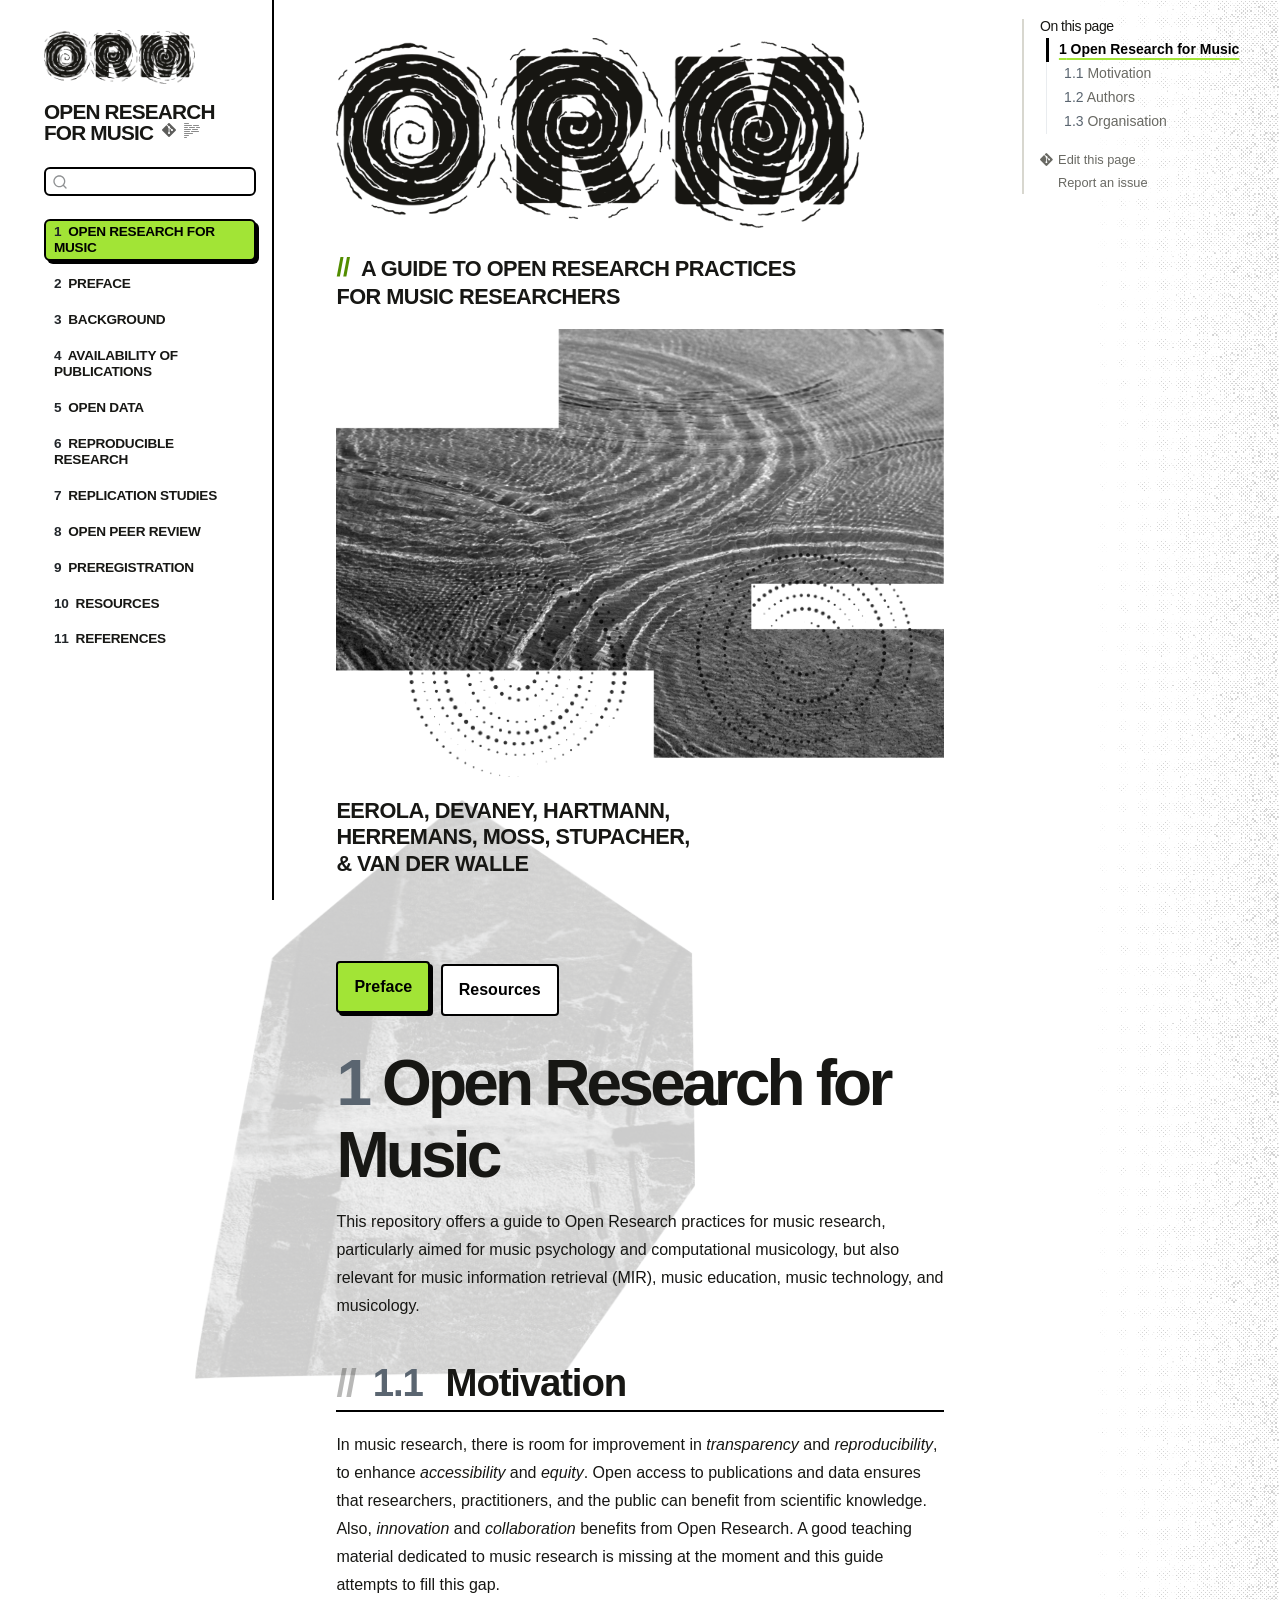
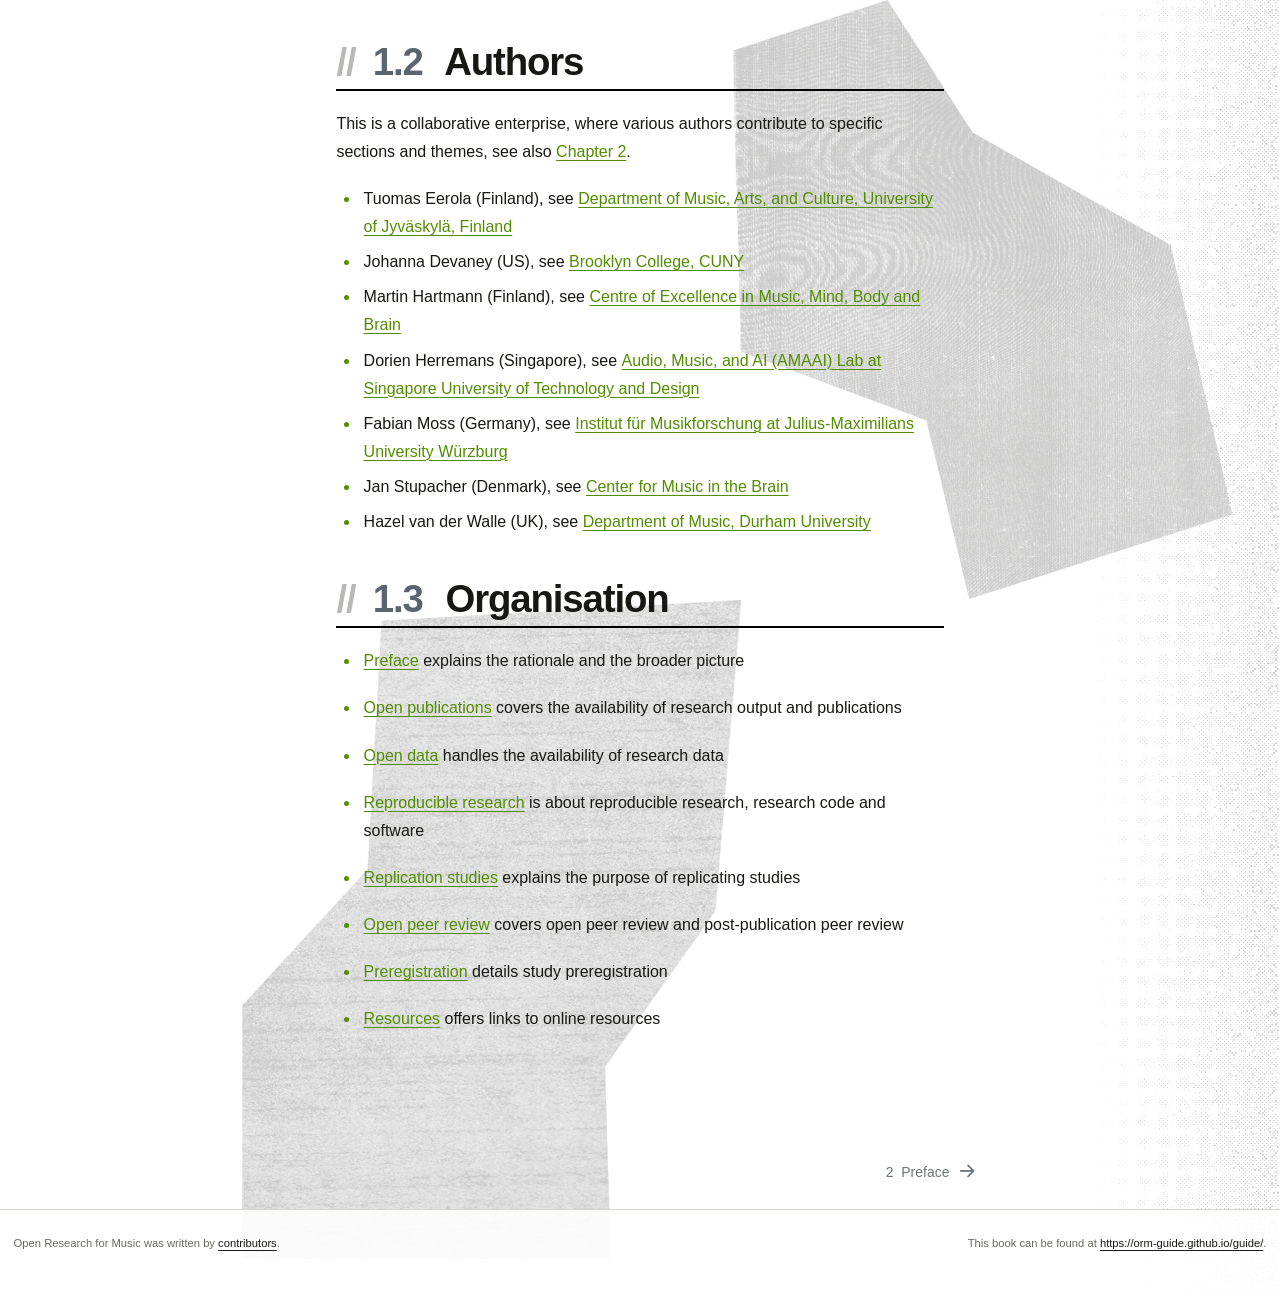
<file: docs/index.html>
<!DOCTYPE html>
<html xmlns="http://www.w3.org/1999/xhtml" lang="en" xml:lang="en"><head>

<meta charset="utf-8">
<meta name="generator" content="quarto-1.10.18">

<meta name="viewport" content="width=device-width, initial-scale=1.0, user-scalable=yes">

<meta name="author" content="Tuomas Eerola">
<meta name="dcterms.date" content="2026-01-30">

<title>Open Research for Music</title>
<style>
/* Default styles provided by pandoc.
** See https://pandoc.org/MANUAL.html#variables-for-html for config info.
*/
span.smallcaps{font-variant: small-caps;}
div.columns{display: flex; gap: 1.5em;}
div.column{flex: auto;}
@media screen {
div.columns{gap: min(4vw, 1.5em);}
div.column{overflow-x: auto;}
}
div.hanging-indent{margin-left: 1.5em; text-indent: -1.5em;}
ul.task-list{list-style: none;}
ul.task-list li input[type="checkbox"] {
  width: 0.8em;
  margin: 0 0.8em 0.2em -1em; /* quarto-specific, see https://github.com/quarto-dev/quarto-cli/issues/4556 */ 
  vertical-align: middle;
}
</style>


<script src="site_libs/quarto-nav/quarto-nav.js"></script>
<script src="site_libs/quarto-nav/headroom.min.js"></script>
<script src="site_libs/clipboard/clipboard.min.js"></script>
<script src="site_libs/quarto-search/autocomplete.umd.js"></script>
<script src="site_libs/quarto-search/fuse.min.js"></script>
<script src="site_libs/quarto-search/quarto-search.js"></script>
<meta name="quarto:offset" content="./">
<link href="./preface.html" rel="next">
<link href="./assets/orm-M-green.png" rel="icon" type="image/png">
<script src="site_libs/quarto-html/quarto.js" type="module"></script>
<script src="site_libs/quarto-html/tabsets/tabsets.js" type="module"></script>
<script src="site_libs/quarto-html/popper.min.js"></script>
<script src="site_libs/quarto-html/tippy.umd.min.js"></script>
<script src="site_libs/quarto-html/anchor.min.js"></script>
<link href="site_libs/quarto-html/tippy.css" rel="stylesheet">
<link href="site_libs/quarto-html/quarto-syntax-highlighting-64a204ab8560d761af7679ceaba22944.css" rel="stylesheet" id="quarto-text-highlighting-styles">
<script src="site_libs/bootstrap/bootstrap.min.js"></script>
<link href="site_libs/bootstrap/bootstrap-icons.css" rel="stylesheet">
<link href="site_libs/bootstrap/bootstrap-1d6a821679d0f0517f891505f12ca3c2.min.css" rel="stylesheet" append-hash="true" id="quarto-bootstrap" data-mode="light">
<script id="quarto-search-options" type="application/json">{
  "location": "sidebar",
  "copy-button": false,
  "collapse-after": 3,
  "panel-placement": "start",
  "type": "textbox",
  "limit": 50,
  "keyboard-shortcut": [
    "f",
    "/",
    "s"
  ],
  "show-item-context": false,
  "language": {
    "search-no-results-text": "No results",
    "search-matching-documents-text": "matching documents",
    "search-copy-link-title": "Copy link to search",
    "search-hide-matches-text": "Hide additional matches",
    "search-more-match-text": "more match in this document",
    "search-more-matches-text": "more matches in this document",
    "search-clear-button-title": "Clear",
    "search-text-placeholder": "",
    "search-detached-cancel-button-title": "Cancel",
    "search-submit-button-title": "Submit",
    "search-label": "Search"
  }
}</script>
<script>
  document.documentElement.classList.add('orm-rich');
  if (
    window.location.pathname.endsWith('/index.html') ||
    window.location.pathname.endsWith('/')
  ) {
    document.documentElement.classList.add('orm-index');
  }
</script>


<link rel="stylesheet" href="orm.css">
</head>

<body class="nav-sidebar floating quarto-light">

<div id="quarto-search-results"></div>
  <header id="quarto-header" class="headroom fixed-top">
  <nav class="quarto-secondary-nav">
    <div class="container-fluid d-flex">
      <button type="button" class="quarto-btn-toggle btn" data-bs-toggle="collapse" role="button" data-bs-target=".quarto-sidebar-collapse-item" aria-controls="quarto-sidebar" aria-expanded="false" aria-label="Toggle sidebar navigation" onclick="if (window.quartoToggleHeadroom) { window.quartoToggleHeadroom(); }">
        <i class="bi bi-layout-text-sidebar-reverse"></i>
      </button>
        <nav class="quarto-page-breadcrumbs" aria-label="breadcrumb"><ol class="breadcrumb"><li class="breadcrumb-item"><a href="./index.html"><span class="chapter-number">1</span>&nbsp; <span class="chapter-title">Open Research for Music</span></a></li></ol></nav>
        <a class="flex-grow-1" role="navigation" data-bs-toggle="collapse" data-bs-target=".quarto-sidebar-collapse-item" aria-controls="quarto-sidebar" aria-expanded="false" aria-label="Toggle sidebar navigation" onclick="if (window.quartoToggleHeadroom) { window.quartoToggleHeadroom(); }">      
        </a>
      <button type="button" class="btn quarto-search-button" aria-label="Search" onclick="window.quartoOpenSearch();">
        <i class="bi bi-search"></i>
      </button>
    </div>
  </nav>
</header>
<!-- content -->
<div id="quarto-content" class="quarto-container page-columns page-rows-contents page-layout-article">
<!-- sidebar -->
  <nav id="quarto-sidebar" class="sidebar collapse collapse-horizontal quarto-sidebar-collapse-item sidebar-navigation floating overflow-auto">
    <div class="pt-lg-2 mt-2 text-left sidebar-header sidebar-header-stacked">
      <a href="./index.html" class="sidebar-logo-link">
      <img src="./assets/orm-logo.png" alt="Open Research for Music" class="sidebar-logo light-content py-0 d-lg-inline d-none">
      <img src="./assets/orm-logo.png" alt="Open Research for Music" class="sidebar-logo dark-content py-0 d-lg-inline d-none">
      </a>
    <div class="sidebar-title mb-0 py-0">
      <a href="./">Open Research for Music</a> 
        <div class="sidebar-tools-main">
    <a href="https://orm-guide.github.io/guide/" title="Source Code" class="quarto-navigation-tool px-1" aria-label="Source Code"><i class="bi bi-git"></i></a>
  <a href="" class="quarto-reader-toggle quarto-navigation-tool px-1" onclick="window.quartoToggleReader(); return false;" title="Toggle reader mode">
  <div class="quarto-reader-toggle-btn">
  <i class="bi"></i>
  </div>
</a>
</div>
    </div>
      </div>
        <div class="mt-2 flex-shrink-0 align-items-center">
        <div class="sidebar-search">
        <div id="quarto-search" class="" title="Search"></div>
        </div>
        </div>
    <div class="sidebar-menu-container"> 
    <ul class="list-unstyled mt-1">
        <li class="sidebar-item">
  <div class="sidebar-item-container"> 
  <a href="./index.html" class="sidebar-item-text sidebar-link active">
 <span class="menu-text"><span class="chapter-number">1</span>&nbsp; <span class="chapter-title">Open Research for Music</span></span></a>
  </div>
</li>
        <li class="sidebar-item">
  <div class="sidebar-item-container"> 
  <a href="./preface.html" class="sidebar-item-text sidebar-link">
 <span class="menu-text"><span class="chapter-number">2</span>&nbsp; <span class="chapter-title">Preface</span></span></a>
  </div>
</li>
        <li class="sidebar-item">
  <div class="sidebar-item-container"> 
  <a href="./section1.html" class="sidebar-item-text sidebar-link">
 <span class="menu-text"><span class="chapter-number">3</span>&nbsp; <span class="chapter-title">Background</span></span></a>
  </div>
</li>
        <li class="sidebar-item">
  <div class="sidebar-item-container"> 
  <a href="./section2.html" class="sidebar-item-text sidebar-link">
 <span class="menu-text"><span class="chapter-number">4</span>&nbsp; <span class="chapter-title">Availability of publications</span></span></a>
  </div>
</li>
        <li class="sidebar-item">
  <div class="sidebar-item-container"> 
  <a href="./section3.html" class="sidebar-item-text sidebar-link">
 <span class="menu-text"><span class="chapter-number">5</span>&nbsp; <span class="chapter-title">Open Data</span></span></a>
  </div>
</li>
        <li class="sidebar-item">
  <div class="sidebar-item-container"> 
  <a href="./section4.html" class="sidebar-item-text sidebar-link">
 <span class="menu-text"><span class="chapter-number">6</span>&nbsp; <span class="chapter-title">Reproducible research</span></span></a>
  </div>
</li>
        <li class="sidebar-item">
  <div class="sidebar-item-container"> 
  <a href="./section5.html" class="sidebar-item-text sidebar-link">
 <span class="menu-text"><span class="chapter-number">7</span>&nbsp; <span class="chapter-title">Replication Studies</span></span></a>
  </div>
</li>
        <li class="sidebar-item">
  <div class="sidebar-item-container"> 
  <a href="./section6.html" class="sidebar-item-text sidebar-link">
 <span class="menu-text"><span class="chapter-number">8</span>&nbsp; <span class="chapter-title">Open peer review</span></span></a>
  </div>
</li>
        <li class="sidebar-item">
  <div class="sidebar-item-container"> 
  <a href="./section7.html" class="sidebar-item-text sidebar-link">
 <span class="menu-text"><span class="chapter-number">9</span>&nbsp; <span class="chapter-title">Preregistration</span></span></a>
  </div>
</li>
        <li class="sidebar-item">
  <div class="sidebar-item-container"> 
  <a href="./resources.html" class="sidebar-item-text sidebar-link">
 <span class="menu-text"><span class="chapter-number">10</span>&nbsp; <span class="chapter-title">Resources</span></span></a>
  </div>
</li>
        <li class="sidebar-item">
  <div class="sidebar-item-container"> 
  <a href="./references.html" class="sidebar-item-text sidebar-link">
 <span class="menu-text"><span class="chapter-number">11</span>&nbsp; <span class="chapter-title">References</span></span></a>
  </div>
</li>
    </ul>
    </div>
</nav>
<div id="quarto-sidebar-glass" class="quarto-sidebar-collapse-item" data-bs-toggle="collapse" data-bs-target=".quarto-sidebar-collapse-item"></div>
<!-- margin-sidebar -->
    <div id="quarto-margin-sidebar" class="sidebar margin-sidebar">
        <nav id="TOC" role="doc-toc" class="toc-active">
    <h2 id="toc-title">On this page</h2>
   
  <ul>
  <li><a href="#open-research-for-music" id="toc-open-research-for-music" class="nav-link active" data-scroll-target="#open-research-for-music"><span class="header-section-number">1</span> Open Research for Music</a>
  <ul class="collapse">
  <li><a href="#motivation" id="toc-motivation" class="nav-link" data-scroll-target="#motivation"><span class="header-section-number">1.1</span> Motivation</a></li>
  <li><a href="#authors" id="toc-authors" class="nav-link" data-scroll-target="#authors"><span class="header-section-number">1.2</span> Authors</a></li>
  <li><a href="#organisation" id="toc-organisation" class="nav-link" data-scroll-target="#organisation"><span class="header-section-number">1.3</span> Organisation</a></li>
  </ul></li>
  </ul>
<div class="toc-actions"><ul><li><a href="https://orm-guide.github.io/guide/edit/main/index.qmd" class="toc-action"><i class="bi bi-git"></i>Edit this page</a></li><li><a href="https://orm-guide.github.io/guide/issues/new" class="toc-action"><i class="bi empty"></i>Report an issue</a></li></ul></div></nav>
    </div>
<!-- main -->
<main class="content" id="quarto-document-content">

<header id="title-block-header" class="quarto-title-block default">
<div class="quarto-title">
<h1 class="title">Open Research for Music</h1>
</div>



<div class="quarto-title-meta">

    <div>
    <div class="quarto-title-meta-heading">Author</div>
    <div class="quarto-title-meta-contents">
             <p>Eerola, Devaney, Hartmann, Herremans, Moss, Stupacher, and van der Walle </p>
          </div>
  </div>
    
    <div>
    <div class="quarto-title-meta-heading">Published</div>
    <div class="quarto-title-meta-contents">
      <p class="date">January 30, 2026</p>
    </div>
  </div>
  
    
  </div>
  


</header>


<div class="orm-cover">

  <img class="orm-cover__logo" src="assets/orm-logo.png" alt="Open Research for Music">

  <p class="orm-cover__tagline">
    <span class="orm-cover__slashes">//</span>
    A guide to <b>open research</b> practices <br>for <b>music</b> researchers
  </p>

  <figure class="orm-cover__photo figure">
    <img src="assets/water-ripples.png" alt="Water ripples spreading across the water" class="figure-img">

    <span class="orm-cover__rings-a" aria-hidden="true"></span>
    <span class="orm-cover__rings-b" aria-hidden="true"></span>
  </figure>

  <p class="orm-cover__authors">
    Eerola, Devaney, Hartmann,<br>
    Herremans, Moss, Stupacher,<br>
    &amp; van der Walle
  </p>
</div>
<p><a href="./preface.html" class="btn btn-primary">Preface</a> <a href="./resources.html" class="btn btn-outline-secondary">Resources</a></p>
<section id="open-research-for-music" class="level1" data-number="1">
<h1 data-number="1"><span class="header-section-number">1</span> Open Research for Music</h1>
<p>This repository offers a guide to Open Research practices for music research, particularly aimed for music psychology and computational musicology, but also relevant for music information retrieval (MIR), music education, music technology, and musicology.</p>
<section id="motivation" class="level2" data-number="1.1">
<h2 data-number="1.1" class="anchored" data-anchor-id="motivation"><span class="header-section-number">1.1</span> Motivation</h2>
<p>In music research, there is room for improvement in <em>transparency</em> and <em>reproducibility</em>, to enhance <em>accessibility</em> and <em>equity</em>. Open access to publications and data ensures that researchers, practitioners, and the public can benefit from scientific knowledge. Also, <em>innovation</em> and <em>collaboration</em> benefits from Open Research. A good teaching material dedicated to music research is missing at the moment and this guide attempts to fill this gap.</p>
</section>
<section id="authors" class="level2" data-number="1.2">
<h2 data-number="1.2" class="anchored" data-anchor-id="authors"><span class="header-section-number">1.2</span> Authors</h2>
<p>This is a collaborative enterprise, where various authors contribute to specific sections and themes, see also <a href="preface.html" class="quarto-xref"><span>Chapter 2</span></a>.</p>
<ul>
<li>Tuomas Eerola (Finland), see <a href="https://www.jyu.fi/en/people/tuomas-eerola/">Department of Music, Arts, and Culture, University of Jyväskylä, Finland</a></li>
<li>Johanna Devaney (US), see <a href="https://www.brooklyn.edu/faculty-staff/johanna-devaney/">Brooklyn College, CUNY</a></li>
<li>Martin Hartmann (Finland), see <a href="https://www.jyu.fi/en/people/martin-hartmann">Centre of Excellence in Music, Mind, Body and Brain</a></li>
<li>Dorien Herremans (Singapore), see <a href="https://dorienherremans.com/biography">Audio, Music, and AI (AMAAI) Lab at Singapore University of Technology and Design</a></li>
<li>Fabian Moss (Germany), see <a href="https://fabian-moss.de">Institut für Musikforschung at Julius-Maximilians University Würzburg</a></li>
<li>Jan Stupacher (Denmark), see <a href="https://fabian-moss.de">Center for Music in the Brain</a></li>
<li>Hazel van der Walle (UK), see <a href="https://www.durham.ac.uk/staff/hazel-a-van-der-walle/">Department of Music, Durham University</a></li>
</ul>
</section>
<section id="organisation" class="level2" data-number="1.3">
<h2 data-number="1.3" class="anchored" data-anchor-id="organisation"><span class="header-section-number">1.3</span> Organisation</h2>
<ul>
<li><p><a href="./preface.html">Preface</a> explains the rationale and the broader picture</p></li>
<li><p><a href="./section2.html">Open publications</a> covers the availability of research output and publications</p></li>
<li><p><a href="./section3.html">Open data</a> handles the availability of research data</p></li>
<li><p><a href="./section4.html">Reproducible research</a> is about reproducible research, research code and software</p></li>
<li><p><a href="./section5.html">Replication studies</a> explains the purpose of replicating studies</p></li>
<li><p><a href="./section6.html">Open peer review</a> covers open peer review and post-publication peer review</p></li>
<li><p><a href="./section7.html">Preregistration</a> details study preregistration</p></li>
<li><p><a href="./resources.html">Resources</a> offers links to online resources</p></li>
</ul>


</section>
</section>

</main> <!-- /main -->
<script id="quarto-html-after-body" type="application/javascript">
  window.document.addEventListener("DOMContentLoaded", function (event) {
    const icon = "";
    const anchorJS = new window.AnchorJS();
    anchorJS.options = {
      placement: 'right',
      icon: icon
    };
    anchorJS.add('.anchored');
    const isCodeAnnotation = (el) => {
      for (const clz of el.classList) {
        if (clz.startsWith('code-annotation-')) {                     
          return true;
        }
      }
      return false;
    }
    const onCopySuccess = function(e) {
      // button target
      const button = e.trigger;
      // don't keep focus
      button.blur();
      // flash "checked"
      button.classList.add('code-copy-button-checked');
      var currentTitle = button.getAttribute("title");
      button.setAttribute("title", "Copied!");
      let tooltip;
      if (window.bootstrap) {
        button.setAttribute("data-bs-toggle", "tooltip");
        button.setAttribute("data-bs-placement", "left");
        button.setAttribute("data-bs-title", "Copied!");
        tooltip = new bootstrap.Tooltip(button, 
          { trigger: "manual", 
            customClass: "code-copy-button-tooltip",
            offset: [0, -8]});
        tooltip.show();    
      }
      setTimeout(function() {
        if (tooltip) {
          tooltip.hide();
          button.removeAttribute("data-bs-title");
          button.removeAttribute("data-bs-toggle");
          button.removeAttribute("data-bs-placement");
        }
        button.setAttribute("title", currentTitle);
        button.classList.remove('code-copy-button-checked');
      }, 1000);
      // clear code selection
      e.clearSelection();
    }
    const getTextToCopy = function(trigger) {
      const outerScaffold = trigger.parentElement.cloneNode(true);
      const codeEl = outerScaffold.querySelector('code');
      for (const childEl of codeEl.children) {
        if (isCodeAnnotation(childEl)) {
          childEl.remove();
        }
      }
      return codeEl.innerText;
    }
    const clipboard = new window.ClipboardJS('.code-copy-button:not([data-in-quarto-modal])', {
      text: getTextToCopy
    });
    clipboard.on('success', onCopySuccess);
    if (window.document.getElementById('quarto-embedded-source-code-modal')) {
      const clipboardModal = new window.ClipboardJS('.code-copy-button[data-in-quarto-modal]', {
        text: getTextToCopy,
        container: window.document.getElementById('quarto-embedded-source-code-modal')
      });
      clipboardModal.on('success', onCopySuccess);
    }
      var localhostRegex = new RegExp(/^(?:http|https):\/\/localhost\:?[0-9]*\//);
      var mailtoRegex = new RegExp(/^mailto:/);
        var filterRegex = new RegExp("https:\/\/orm-guide\.github\.io\/guide\/");
      var isInternal = (href) => {
          return filterRegex.test(href) || localhostRegex.test(href) || mailtoRegex.test(href);
      }
      // Inspect non-navigation links and adorn them if external
     var links = window.document.querySelectorAll('a[href]:not(.nav-link):not(.navbar-brand):not(.toc-action):not(.sidebar-link):not(.sidebar-item-toggle):not(.pagination-link):not(.no-external):not([aria-hidden]):not(.dropdown-item):not(.quarto-navigation-tool):not(.about-link)');
      for (var i=0; i<links.length; i++) {
        const link = links[i];
        if (!isInternal(link.href)) {
          // undo the damage that might have been done by quarto-nav.js in the case of
          // links that we want to consider external
          if (link.dataset.originalHref !== undefined) {
            link.href = link.dataset.originalHref;
          }
        }
      }
    function tippyHover(el, contentFn, onTriggerFn, onUntriggerFn) {
      const config = {
        allowHTML: true,
        maxWidth: 500,
        delay: 100,
        arrow: false,
        appendTo: function(el) {
            return el.parentElement;
        },
        interactive: true,
        interactiveBorder: 10,
        theme: 'quarto',
        placement: 'bottom-start',
      };
      if (contentFn) {
        config.content = contentFn;
      }
      if (onTriggerFn) {
        config.onTrigger = onTriggerFn;
      }
      if (onUntriggerFn) {
        config.onUntrigger = onUntriggerFn;
      }
      window.tippy(el, config); 
    }
    const noterefs = window.document.querySelectorAll('a[role="doc-noteref"]');
    for (var i=0; i<noterefs.length; i++) {
      const ref = noterefs[i];
      tippyHover(ref, function() {
        // use id or data attribute instead here
        let href = ref.getAttribute('data-footnote-href') || ref.getAttribute('href');
        try { href = new URL(href).hash; } catch {}
        const id = href.replace(/^#\/?/, "");
        const note = window.document.getElementById(id);
        if (note) {
          return note.innerHTML;
        } else {
          return "";
        }
      });
    }
    const xrefs = window.document.querySelectorAll('a.quarto-xref');
    const processXRef = (id, note) => {
      // Strip column container classes
      const stripColumnClz = (el) => {
        el.classList.remove("page-full", "page-columns");
        if (el.children) {
          for (const child of el.children) {
            stripColumnClz(child);
          }
        }
      }
      stripColumnClz(note)
      if (id === null || id.startsWith('sec-')) {
        // Special case sections, only their first couple elements
        const container = document.createElement("div");
        if (note.children && note.children.length > 2) {
          container.appendChild(note.children[0].cloneNode(true));
          for (let i = 1; i < note.children.length; i++) {
            const child = note.children[i];
            if (child.tagName === "P" && child.innerText === "") {
              continue;
            } else {
              container.appendChild(child.cloneNode(true));
              break;
            }
          }
          if (window.Quarto?.typesetMath) {
            window.Quarto.typesetMath(container);
          }
          return container.innerHTML
        } else {
          if (window.Quarto?.typesetMath) {
            window.Quarto.typesetMath(note);
          }
          return note.innerHTML;
        }
      } else {
        // Remove any anchor links if they are present
        const anchorLink = note.querySelector('a.anchorjs-link');
        if (anchorLink) {
          anchorLink.remove();
        }
        if (window.Quarto?.typesetMath) {
          window.Quarto.typesetMath(note);
        }
        if (note.classList.contains("callout")) {
          return note.outerHTML;
        } else {
          return note.innerHTML;
        }
      }
    }
    for (var i=0; i<xrefs.length; i++) {
      const xref = xrefs[i];
      tippyHover(xref, undefined, function(instance) {
        instance.disable();
        let url = xref.getAttribute('href');
        let hash = undefined; 
        if (url.startsWith('#')) {
          hash = url;
        } else {
          try { hash = new URL(url).hash; } catch {}
        }
        if (hash) {
          const id = hash.replace(/^#\/?/, "");
          const note = window.document.getElementById(id);
          if (note !== null) {
            try {
              const html = processXRef(id, note.cloneNode(true));
              instance.setContent(html);
            } finally {
              instance.enable();
              instance.show();
            }
          } else {
            // See if we can fetch this
            fetch(url.split('#')[0])
            .then(res => res.text())
            .then(html => {
              const parser = new DOMParser();
              const htmlDoc = parser.parseFromString(html, "text/html");
              const note = htmlDoc.getElementById(id);
              if (note !== null) {
                const html = processXRef(id, note);
                instance.setContent(html);
              } 
            }).finally(() => {
              instance.enable();
              instance.show();
            });
          }
        } else {
          // See if we can fetch a full url (with no hash to target)
          // This is a special case and we should probably do some content thinning / targeting
          fetch(url)
          .then(res => res.text())
          .then(html => {
            const parser = new DOMParser();
            const htmlDoc = parser.parseFromString(html, "text/html");
            const note = htmlDoc.querySelector('main.content');
            if (note !== null) {
              // This should only happen for chapter cross references
              // (since there is no id in the URL)
              // remove the first header
              if (note.children.length > 0 && note.children[0].tagName === "HEADER") {
                note.children[0].remove();
              }
              const html = processXRef(null, note);
              instance.setContent(html);
            } 
          }).finally(() => {
            instance.enable();
            instance.show();
          });
        }
      }, function(instance) {
      });
    }
        let selectedAnnoteEl;
        const selectorForAnnotation = ( cell, annotation) => {
          let cellAttr = 'data-code-cell="' + cell + '"';
          let lineAttr = 'data-code-annotation="' +  annotation + '"';
          const selector = 'span[' + cellAttr + '][' + lineAttr + ']';
          return selector;
        }
        const selectCodeLines = (annoteEl) => {
          const doc = window.document;
          const targetCell = annoteEl.getAttribute("data-target-cell");
          const targetAnnotation = annoteEl.getAttribute("data-target-annotation");
          const annoteSpan = window.document.querySelector(selectorForAnnotation(targetCell, targetAnnotation));
          const lines = annoteSpan.getAttribute("data-code-lines").split(",");
          const lineIds = lines.map((line) => {
            return targetCell + "-" + line;
          })
          let top = null;
          let height = null;
          let parent = null;
          if (lineIds.length > 0) {
              //compute the position of the single el (top and bottom and make a div)
              const el = window.document.getElementById(lineIds[0]);
              top = el.offsetTop;
              height = el.offsetHeight;
              parent = el.parentElement.parentElement;
            if (lineIds.length > 1) {
              const lastEl = window.document.getElementById(lineIds[lineIds.length - 1]);
              const bottom = lastEl.offsetTop + lastEl.offsetHeight;
              height = bottom - top;
            }
            if (top !== null && height !== null && parent !== null) {
              // cook up a div (if necessary) and position it 
              let div = window.document.getElementById("code-annotation-line-highlight");
              if (div === null) {
                div = window.document.createElement("div");
                div.setAttribute("id", "code-annotation-line-highlight");
                div.style.position = 'absolute';
                parent.appendChild(div);
              }
              div.style.top = top - 2 + "px";
              div.style.height = height + 4 + "px";
              div.style.left = 0;
              let gutterDiv = window.document.getElementById("code-annotation-line-highlight-gutter");
              if (gutterDiv === null) {
                gutterDiv = window.document.createElement("div");
                gutterDiv.setAttribute("id", "code-annotation-line-highlight-gutter");
                gutterDiv.style.position = 'absolute';
                const codeCell = window.document.getElementById(targetCell);
                const gutter = codeCell.querySelector('.code-annotation-gutter');
                gutter.appendChild(gutterDiv);
              }
              gutterDiv.style.top = top - 2 + "px";
              gutterDiv.style.height = height + 4 + "px";
            }
            selectedAnnoteEl = annoteEl;
          }
        };
        const unselectCodeLines = () => {
          const elementsIds = ["code-annotation-line-highlight", "code-annotation-line-highlight-gutter"];
          elementsIds.forEach((elId) => {
            const div = window.document.getElementById(elId);
            if (div) {
              div.remove();
            }
          });
          selectedAnnoteEl = undefined;
        };
          // Handle positioning of the toggle
      window.addEventListener(
        "resize",
        throttle(() => {
          elRect = undefined;
          if (selectedAnnoteEl) {
            selectCodeLines(selectedAnnoteEl);
          }
        }, 10)
      );
      function throttle(fn, ms) {
      let throttle = false;
      let timer;
        return (...args) => {
          if(!throttle) { // first call gets through
              fn.apply(this, args);
              throttle = true;
          } else { // all the others get throttled
              if(timer) clearTimeout(timer); // cancel #2
              timer = setTimeout(() => {
                fn.apply(this, args);
                timer = throttle = false;
              }, ms);
          }
        };
      }
        // Attach click handler to the DT
        const annoteDls = window.document.querySelectorAll('dt[data-target-cell]');
        for (const annoteDlNode of annoteDls) {
          annoteDlNode.addEventListener('click', (event) => {
            const clickedEl = event.target;
            if (clickedEl !== selectedAnnoteEl) {
              unselectCodeLines();
              const activeEl = window.document.querySelector('dt[data-target-cell].code-annotation-active');
              if (activeEl) {
                activeEl.classList.remove('code-annotation-active');
              }
              selectCodeLines(clickedEl);
              clickedEl.classList.add('code-annotation-active');
            } else {
              // Unselect the line
              unselectCodeLines();
              clickedEl.classList.remove('code-annotation-active');
            }
          });
        }
    const findCites = (el) => {
      const parentEl = el.parentElement;
      if (parentEl) {
        const cites = parentEl.dataset.cites;
        if (cites) {
          return {
            el,
            cites: cites.split(' ')
          };
        } else {
          return findCites(el.parentElement)
        }
      } else {
        return undefined;
      }
    };
    var bibliorefs = window.document.querySelectorAll('a[role="doc-biblioref"]');
    for (var i=0; i<bibliorefs.length; i++) {
      const ref = bibliorefs[i];
      const citeInfo = findCites(ref);
      if (citeInfo) {
        tippyHover(citeInfo.el, function() {
          var popup = window.document.createElement('div');
          citeInfo.cites.forEach(function(cite) {
            var citeDiv = window.document.createElement('div');
            citeDiv.classList.add('hanging-indent');
            citeDiv.classList.add('csl-entry');
            var biblioDiv = window.document.getElementById('ref-' + cite);
            if (biblioDiv) {
              citeDiv.innerHTML = biblioDiv.innerHTML;
            }
            popup.appendChild(citeDiv);
          });
          return popup.innerHTML;
        });
      }
    }
  });
  </script>
<nav class="page-navigation">
  <div class="nav-page nav-page-previous">
  </div>
  <div class="nav-page nav-page-next">
      <a href="./preface.html" class="pagination-link" aria-label="Preface">
        <span class="nav-page-text"><span class="chapter-number">2</span>&nbsp; <span class="chapter-title">Preface</span></span> <i class="bi bi-arrow-right-short"></i>
      </a>
  </div>
</nav>
</div> <!-- /content -->
<footer class="footer">
  <div class="nav-footer">
    <div class="nav-footer-left">
<p>Open Research for Music was written by <a href="./preface.html">contributors</a>.</p>
</div>   
    <div class="nav-footer-center">
      &nbsp;
    <div class="toc-actions d-sm-block d-md-none"><ul><li><a href="https://orm-guide.github.io/guide/edit/main/index.qmd" class="toc-action"><i class="bi bi-git"></i>Edit this page</a></li><li><a href="https://orm-guide.github.io/guide/issues/new" class="toc-action"><i class="bi empty"></i>Report an issue</a></li></ul></div></div>
    <div class="nav-footer-right">
<p>This book can be found at <a href="https://orm-guide.github.io/guide/">https://orm-guide.github.io/guide/</a>.</p>
</div>
  </div>
</footer>




</body></html>
</file>
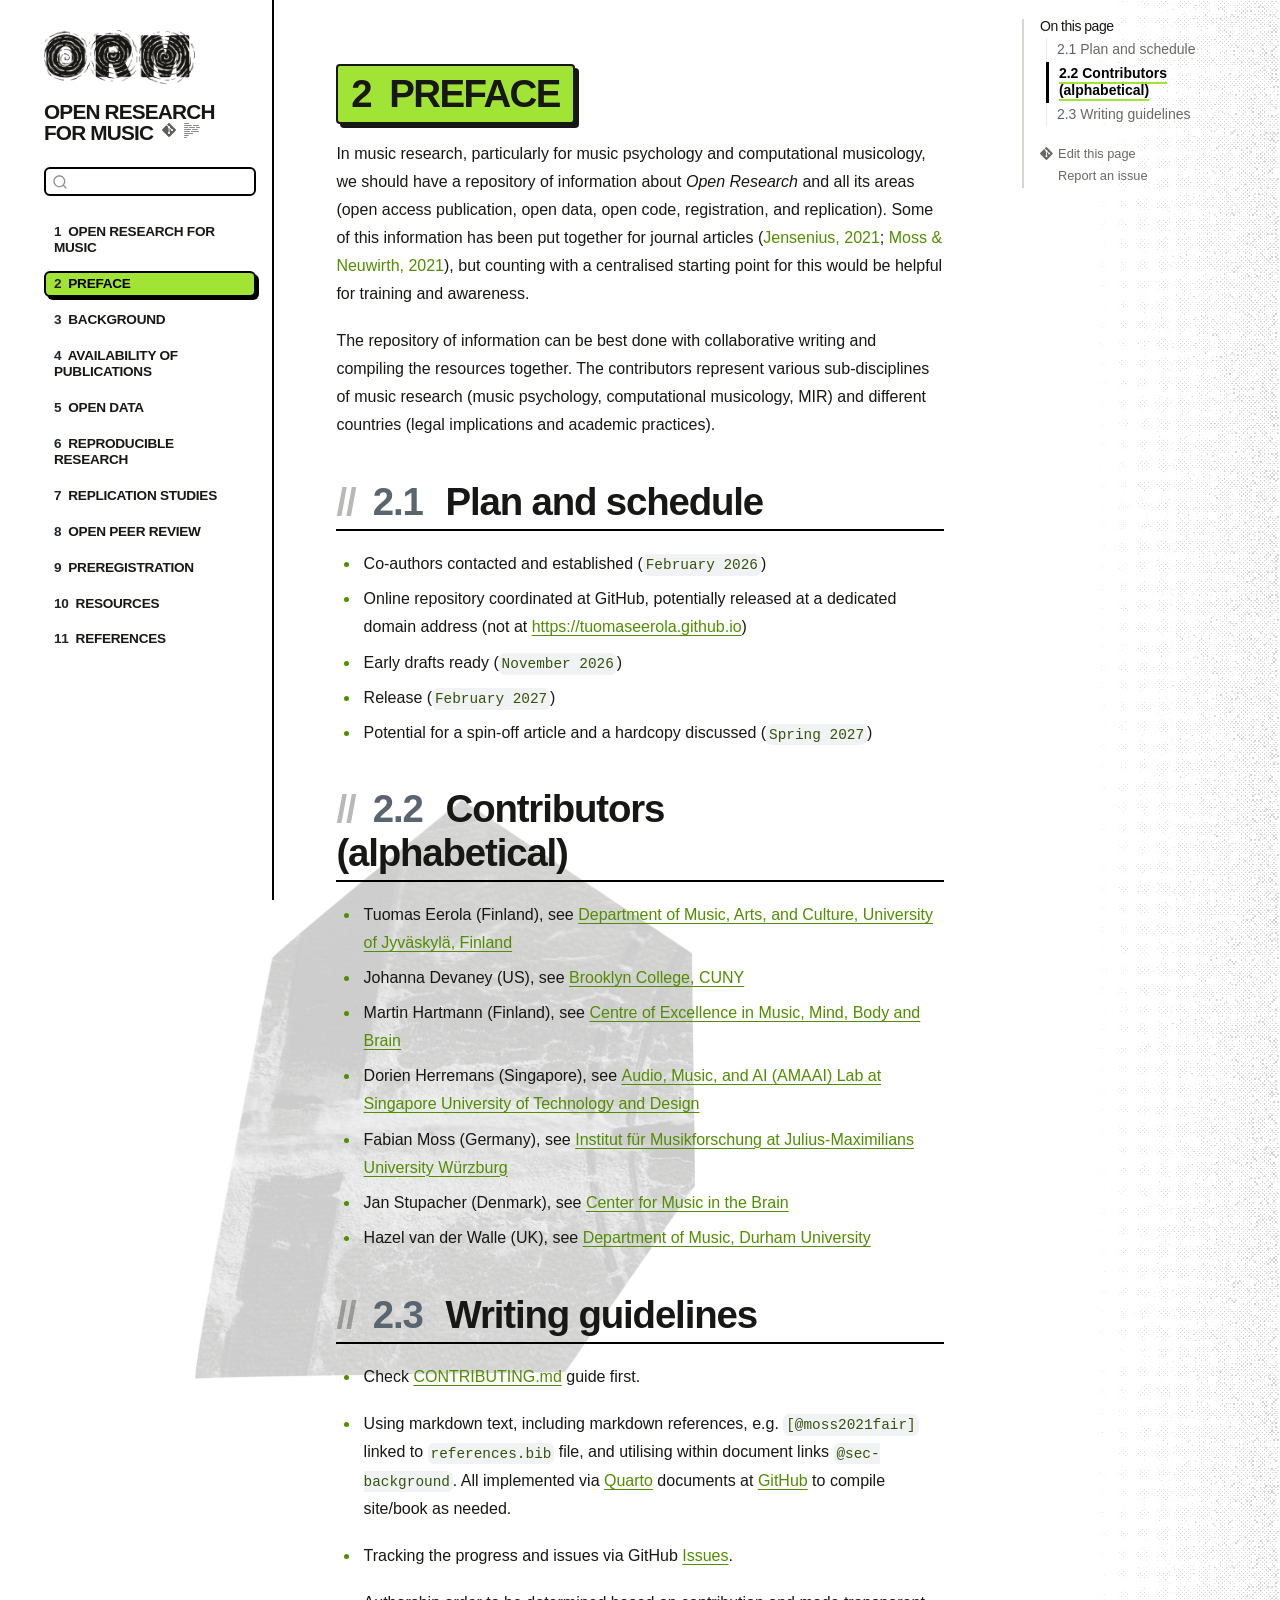
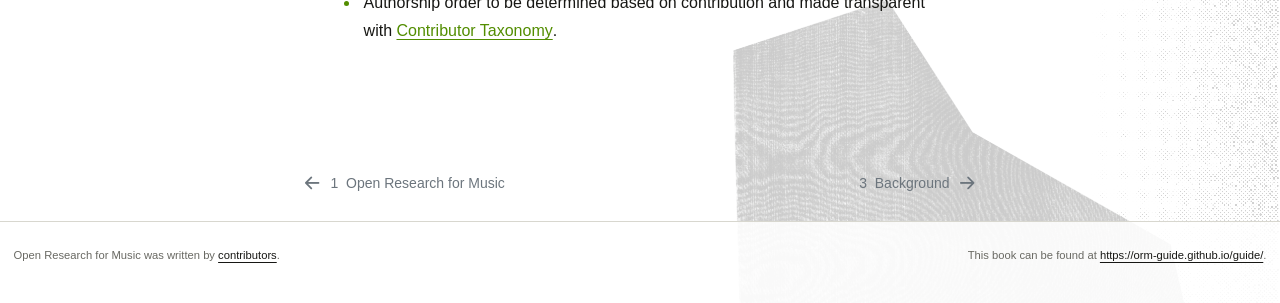
<file: docs/preface.html>
<!DOCTYPE html>
<html xmlns="http://www.w3.org/1999/xhtml" lang="en" xml:lang="en"><head>

<meta charset="utf-8">
<meta name="generator" content="quarto-1.10.18">

<meta name="viewport" content="width=device-width, initial-scale=1.0, user-scalable=yes">

<meta name="author" content="Tuomas Eerola">

<title>2&nbsp; Preface – Open Research for Music</title>
<style>
/* Default styles provided by pandoc.
** See https://pandoc.org/MANUAL.html#variables-for-html for config info.
*/
span.smallcaps{font-variant: small-caps;}
div.columns{display: flex; gap: 1.5em;}
div.column{flex: auto;}
@media screen {
div.columns{gap: min(4vw, 1.5em);}
div.column{overflow-x: auto;}
}
div.hanging-indent{margin-left: 1.5em; text-indent: -1.5em;}
ul.task-list{list-style: none;}
ul.task-list li input[type="checkbox"] {
  width: 0.8em;
  margin: 0 0.8em 0.2em -1em; /* quarto-specific, see https://github.com/quarto-dev/quarto-cli/issues/4556 */ 
  vertical-align: middle;
}
/* CSS for citations */
div.csl-bib-body { }
div.csl-entry {
  clear: both;
  margin-bottom: 0em;
}
.hanging-indent div.csl-entry {
  margin-left:2em;
  text-indent:-2em;
}
div.csl-left-margin {
  min-width:2em;
  float:left;
}
div.csl-right-inline {
  margin-left:2em;
  padding-left:1em;
}
div.csl-indent {
  margin-left: 2em;
}</style>


<script src="site_libs/quarto-nav/quarto-nav.js"></script>
<script src="site_libs/quarto-nav/headroom.min.js"></script>
<script src="site_libs/clipboard/clipboard.min.js"></script>
<script src="site_libs/quarto-search/autocomplete.umd.js"></script>
<script src="site_libs/quarto-search/fuse.min.js"></script>
<script src="site_libs/quarto-search/quarto-search.js"></script>
<meta name="quarto:offset" content="./">
<link href="./section1.html" rel="next">
<link href="./index.html" rel="prev">
<link href="./assets/orm-M-green.png" rel="icon" type="image/png">
<script src="site_libs/quarto-html/quarto.js" type="module"></script>
<script src="site_libs/quarto-html/tabsets/tabsets.js" type="module"></script>
<script src="site_libs/quarto-html/popper.min.js"></script>
<script src="site_libs/quarto-html/tippy.umd.min.js"></script>
<script src="site_libs/quarto-html/anchor.min.js"></script>
<link href="site_libs/quarto-html/tippy.css" rel="stylesheet">
<link href="site_libs/quarto-html/quarto-syntax-highlighting-64a204ab8560d761af7679ceaba22944.css" rel="stylesheet" id="quarto-text-highlighting-styles">
<script src="site_libs/bootstrap/bootstrap.min.js"></script>
<link href="site_libs/bootstrap/bootstrap-icons.css" rel="stylesheet">
<link href="site_libs/bootstrap/bootstrap-1d6a821679d0f0517f891505f12ca3c2.min.css" rel="stylesheet" append-hash="true" id="quarto-bootstrap" data-mode="light">
<script id="quarto-search-options" type="application/json">{
  "location": "sidebar",
  "copy-button": false,
  "collapse-after": 3,
  "panel-placement": "start",
  "type": "textbox",
  "limit": 50,
  "keyboard-shortcut": [
    "f",
    "/",
    "s"
  ],
  "show-item-context": false,
  "language": {
    "search-no-results-text": "No results",
    "search-matching-documents-text": "matching documents",
    "search-copy-link-title": "Copy link to search",
    "search-hide-matches-text": "Hide additional matches",
    "search-more-match-text": "more match in this document",
    "search-more-matches-text": "more matches in this document",
    "search-clear-button-title": "Clear",
    "search-text-placeholder": "",
    "search-detached-cancel-button-title": "Cancel",
    "search-submit-button-title": "Submit",
    "search-label": "Search"
  }
}</script>
<script>
  document.documentElement.classList.add('orm-rich');
  if (
    window.location.pathname.endsWith('/index.html') ||
    window.location.pathname.endsWith('/')
  ) {
    document.documentElement.classList.add('orm-index');
  }
</script>


<link rel="stylesheet" href="orm.css">
</head>

<body class="nav-sidebar floating quarto-light">

<div id="quarto-search-results"></div>
  <header id="quarto-header" class="headroom fixed-top">
  <nav class="quarto-secondary-nav">
    <div class="container-fluid d-flex">
      <button type="button" class="quarto-btn-toggle btn" data-bs-toggle="collapse" role="button" data-bs-target=".quarto-sidebar-collapse-item" aria-controls="quarto-sidebar" aria-expanded="false" aria-label="Toggle sidebar navigation" onclick="if (window.quartoToggleHeadroom) { window.quartoToggleHeadroom(); }">
        <i class="bi bi-layout-text-sidebar-reverse"></i>
      </button>
        <nav class="quarto-page-breadcrumbs" aria-label="breadcrumb"><ol class="breadcrumb"><li class="breadcrumb-item"><a href="./preface.html"><span class="chapter-number">2</span>&nbsp; <span class="chapter-title">Preface</span></a></li></ol></nav>
        <a class="flex-grow-1" role="navigation" data-bs-toggle="collapse" data-bs-target=".quarto-sidebar-collapse-item" aria-controls="quarto-sidebar" aria-expanded="false" aria-label="Toggle sidebar navigation" onclick="if (window.quartoToggleHeadroom) { window.quartoToggleHeadroom(); }">      
        </a>
      <button type="button" class="btn quarto-search-button" aria-label="Search" onclick="window.quartoOpenSearch();">
        <i class="bi bi-search"></i>
      </button>
    </div>
  </nav>
</header>
<!-- content -->
<div id="quarto-content" class="quarto-container page-columns page-rows-contents page-layout-article">
<!-- sidebar -->
  <nav id="quarto-sidebar" class="sidebar collapse collapse-horizontal quarto-sidebar-collapse-item sidebar-navigation floating overflow-auto">
    <div class="pt-lg-2 mt-2 text-left sidebar-header sidebar-header-stacked">
      <a href="./index.html" class="sidebar-logo-link">
      <img src="./assets/orm-logo.png" alt="Open Research for Music" class="sidebar-logo light-content py-0 d-lg-inline d-none">
      <img src="./assets/orm-logo.png" alt="Open Research for Music" class="sidebar-logo dark-content py-0 d-lg-inline d-none">
      </a>
    <div class="sidebar-title mb-0 py-0">
      <a href="./">Open Research for Music</a> 
        <div class="sidebar-tools-main">
    <a href="https://orm-guide.github.io/guide/" title="Source Code" class="quarto-navigation-tool px-1" aria-label="Source Code"><i class="bi bi-git"></i></a>
  <a href="" class="quarto-reader-toggle quarto-navigation-tool px-1" onclick="window.quartoToggleReader(); return false;" title="Toggle reader mode">
  <div class="quarto-reader-toggle-btn">
  <i class="bi"></i>
  </div>
</a>
</div>
    </div>
      </div>
        <div class="mt-2 flex-shrink-0 align-items-center">
        <div class="sidebar-search">
        <div id="quarto-search" class="" title="Search"></div>
        </div>
        </div>
    <div class="sidebar-menu-container"> 
    <ul class="list-unstyled mt-1">
        <li class="sidebar-item">
  <div class="sidebar-item-container"> 
  <a href="./index.html" class="sidebar-item-text sidebar-link">
 <span class="menu-text"><span class="chapter-number">1</span>&nbsp; <span class="chapter-title">Open Research for Music</span></span></a>
  </div>
</li>
        <li class="sidebar-item">
  <div class="sidebar-item-container"> 
  <a href="./preface.html" class="sidebar-item-text sidebar-link active">
 <span class="menu-text"><span class="chapter-number">2</span>&nbsp; <span class="chapter-title">Preface</span></span></a>
  </div>
</li>
        <li class="sidebar-item">
  <div class="sidebar-item-container"> 
  <a href="./section1.html" class="sidebar-item-text sidebar-link">
 <span class="menu-text"><span class="chapter-number">3</span>&nbsp; <span class="chapter-title">Background</span></span></a>
  </div>
</li>
        <li class="sidebar-item">
  <div class="sidebar-item-container"> 
  <a href="./section2.html" class="sidebar-item-text sidebar-link">
 <span class="menu-text"><span class="chapter-number">4</span>&nbsp; <span class="chapter-title">Availability of publications</span></span></a>
  </div>
</li>
        <li class="sidebar-item">
  <div class="sidebar-item-container"> 
  <a href="./section3.html" class="sidebar-item-text sidebar-link">
 <span class="menu-text"><span class="chapter-number">5</span>&nbsp; <span class="chapter-title">Open Data</span></span></a>
  </div>
</li>
        <li class="sidebar-item">
  <div class="sidebar-item-container"> 
  <a href="./section4.html" class="sidebar-item-text sidebar-link">
 <span class="menu-text"><span class="chapter-number">6</span>&nbsp; <span class="chapter-title">Reproducible research</span></span></a>
  </div>
</li>
        <li class="sidebar-item">
  <div class="sidebar-item-container"> 
  <a href="./section5.html" class="sidebar-item-text sidebar-link">
 <span class="menu-text"><span class="chapter-number">7</span>&nbsp; <span class="chapter-title">Replication Studies</span></span></a>
  </div>
</li>
        <li class="sidebar-item">
  <div class="sidebar-item-container"> 
  <a href="./section6.html" class="sidebar-item-text sidebar-link">
 <span class="menu-text"><span class="chapter-number">8</span>&nbsp; <span class="chapter-title">Open peer review</span></span></a>
  </div>
</li>
        <li class="sidebar-item">
  <div class="sidebar-item-container"> 
  <a href="./section7.html" class="sidebar-item-text sidebar-link">
 <span class="menu-text"><span class="chapter-number">9</span>&nbsp; <span class="chapter-title">Preregistration</span></span></a>
  </div>
</li>
        <li class="sidebar-item">
  <div class="sidebar-item-container"> 
  <a href="./resources.html" class="sidebar-item-text sidebar-link">
 <span class="menu-text"><span class="chapter-number">10</span>&nbsp; <span class="chapter-title">Resources</span></span></a>
  </div>
</li>
        <li class="sidebar-item">
  <div class="sidebar-item-container"> 
  <a href="./references.html" class="sidebar-item-text sidebar-link">
 <span class="menu-text"><span class="chapter-number">11</span>&nbsp; <span class="chapter-title">References</span></span></a>
  </div>
</li>
    </ul>
    </div>
</nav>
<div id="quarto-sidebar-glass" class="quarto-sidebar-collapse-item" data-bs-toggle="collapse" data-bs-target=".quarto-sidebar-collapse-item"></div>
<!-- margin-sidebar -->
    <div id="quarto-margin-sidebar" class="sidebar margin-sidebar">
        <nav id="TOC" role="doc-toc" class="toc-active">
    <h2 id="toc-title">On this page</h2>
   
  <ul>
  <li><a href="#plan-and-schedule" id="toc-plan-and-schedule" class="nav-link active" data-scroll-target="#plan-and-schedule"><span class="header-section-number">2.1</span> Plan and schedule</a></li>
  <li><a href="#contributors" id="toc-contributors" class="nav-link" data-scroll-target="#contributors"><span class="header-section-number">2.2</span> Contributors (alphabetical)</a></li>
  <li><a href="#writing-guidelines" id="toc-writing-guidelines" class="nav-link" data-scroll-target="#writing-guidelines"><span class="header-section-number">2.3</span> Writing guidelines</a></li>
  </ul>
<div class="toc-actions"><ul><li><a href="https://orm-guide.github.io/guide/edit/main/preface.qmd" class="toc-action"><i class="bi bi-git"></i>Edit this page</a></li><li><a href="https://orm-guide.github.io/guide/issues/new" class="toc-action"><i class="bi empty"></i>Report an issue</a></li></ul></div></nav>
    </div>
<!-- main -->
<main class="content" id="quarto-document-content">

<header id="title-block-header" class="quarto-title-block default">
<div class="quarto-title">
<h1 class="title"><span id="sec-preface" class="quarto-section-identifier"><span class="chapter-number">2</span>&nbsp; <span class="chapter-title">Preface</span></span></h1>
</div>



<div class="quarto-title-meta">

    
  
    
  </div>
  


</header>


<p>In music research, particularly for music psychology and computational musicology, we should have a repository of information about <em>Open Research</em> and all its areas (open access publication, open data, open code, registration, and replication). Some of this information has been put together for journal articles <span class="citation" data-cites="moss2021fair jensenius2021best">(<a href="references.html#ref-jensenius2021best" role="doc-biblioref">Jensenius, 2021</a>; <a href="references.html#ref-moss2021fair" role="doc-biblioref">Moss &amp; Neuwirth, 2021</a>)</span>, but counting with a centralised starting point for this would be helpful for training and awareness.</p>
<p>The repository of information can be best done with collaborative writing and compiling the resources together. The contributors represent various sub-disciplines of music research (music psychology, computational musicology, MIR) and different countries (legal implications and academic practices).</p>
<section id="plan-and-schedule" class="level2" data-number="2.1">
<h2 data-number="2.1" class="anchored" data-anchor-id="plan-and-schedule"><span class="header-section-number">2.1</span> Plan and schedule</h2>
<ul>
<li>Co-authors contacted and established (<code>February 2026</code>)</li>
<li>Online repository coordinated at GitHub, potentially released at a dedicated domain address (not at <a href="https://tuomaseerola.github.io">https://tuomaseerola.github.io</a>)</li>
<li>Early drafts ready (<code>November 2026</code>)</li>
<li>Release (<code>February 2027</code>)</li>
<li>Potential for a spin-off article and a hardcopy discussed (<code>Spring 2027</code>)</li>
</ul>
</section>
<section id="contributors" class="level2" data-number="2.2">
<h2 data-number="2.2" class="anchored" data-anchor-id="contributors"><span class="header-section-number">2.2</span> Contributors (alphabetical)</h2>
<ul>
<li>Tuomas Eerola (Finland), see <a href="https://www.jyu.fi/en/people/tuomas-eerola/">Department of Music, Arts, and Culture, University of Jyväskylä, Finland</a></li>
<li>Johanna Devaney (US), see <a href="https://www.brooklyn.edu/faculty-staff/johanna-devaney/">Brooklyn College, CUNY</a></li>
<li>Martin Hartmann (Finland), see <a href="https://www.jyu.fi/en/people/martin-hartmann">Centre of Excellence in Music, Mind, Body and Brain</a></li>
<li>Dorien Herremans (Singapore), see <a href="https://dorienherremans.com/biography">Audio, Music, and AI (AMAAI) Lab at Singapore University of Technology and Design</a></li>
<li>Fabian Moss (Germany), see <a href="https://fabian-moss.de">Institut für Musikforschung at Julius-Maximilians University Würzburg</a></li>
<li>Jan Stupacher (Denmark), see <a href="https://sites.google.com/view/stupacher/">Center for Music in the Brain</a></li>
<li>Hazel van der Walle (UK), see <a href="https://www.durham.ac.uk/staff/hazel-a-van-der-walle/">Department of Music, Durham University</a></li>
</ul>
</section>
<section id="writing-guidelines" class="level2" data-number="2.3">
<h2 data-number="2.3" class="anchored" data-anchor-id="writing-guidelines"><span class="header-section-number">2.3</span> Writing guidelines</h2>
<ul>
<li><p>Check <a href="https://github.com/tuomaseerola/OSMR/blob/main/CONTRIBUTING.md">CONTRIBUTING.md</a> guide first.</p></li>
<li><p>Using markdown text, including markdown references, e.g.&nbsp;<code>[@moss2021fair]</code> linked to <code>references.bib</code> file, and utilising within document links <code>@sec-background</code>. All implemented via <a href="https://quarto.org">Quarto</a> documents at <a href="https://tuomaseerola.github.io/OSMR">GitHub</a> to compile site/book as needed.</p></li>
<li><p>Tracking the progress and issues via GitHub <a href="https://github.com/tuomaseerola/OSMR/issues/">Issues</a>.</p></li>
<li><p>Authorship order to be determined based on contribution and made transparent with <a href="https://credit.niso.org">Contributor Taxonomy</a>.</p></li>
</ul>


<div id="refs" class="references csl-bib-body hanging-indent" data-entry-spacing="0" data-line-spacing="2" role="list" style="display: none">
<div id="ref-jensenius2021best" class="csl-entry" role="listitem">
Jensenius, A. R. (2021). Best versus good enough practices for open music research. <em>Empirical Musicology Review</em>, <em>16</em>(1), 5–15. <a href="https://doi.org/10.18061/emr.v16i1.7646">https://doi.org/10.18061/emr.v16i1.7646</a>
</div>
<div id="ref-moss2021fair" class="csl-entry" role="listitem">
Moss, F. C., &amp; Neuwirth, M. (2021). FAIR, open, linked: Introducing the special issue on open science in musicology. <em>Empirical Musicology Review</em>, <em>16</em>(1), 1–4. <a href="https://doi.org/10.18061/emr.v16i1.8246">https://doi.org/10.18061/emr.v16i1.8246</a>
</div>
</div>
</section>

</main> <!-- /main -->
<script id="quarto-html-after-body" type="application/javascript">
  window.document.addEventListener("DOMContentLoaded", function (event) {
    const icon = "";
    const anchorJS = new window.AnchorJS();
    anchorJS.options = {
      placement: 'right',
      icon: icon
    };
    anchorJS.add('.anchored');
    const isCodeAnnotation = (el) => {
      for (const clz of el.classList) {
        if (clz.startsWith('code-annotation-')) {                     
          return true;
        }
      }
      return false;
    }
    const onCopySuccess = function(e) {
      // button target
      const button = e.trigger;
      // don't keep focus
      button.blur();
      // flash "checked"
      button.classList.add('code-copy-button-checked');
      var currentTitle = button.getAttribute("title");
      button.setAttribute("title", "Copied!");
      let tooltip;
      if (window.bootstrap) {
        button.setAttribute("data-bs-toggle", "tooltip");
        button.setAttribute("data-bs-placement", "left");
        button.setAttribute("data-bs-title", "Copied!");
        tooltip = new bootstrap.Tooltip(button, 
          { trigger: "manual", 
            customClass: "code-copy-button-tooltip",
            offset: [0, -8]});
        tooltip.show();    
      }
      setTimeout(function() {
        if (tooltip) {
          tooltip.hide();
          button.removeAttribute("data-bs-title");
          button.removeAttribute("data-bs-toggle");
          button.removeAttribute("data-bs-placement");
        }
        button.setAttribute("title", currentTitle);
        button.classList.remove('code-copy-button-checked');
      }, 1000);
      // clear code selection
      e.clearSelection();
    }
    const getTextToCopy = function(trigger) {
      const outerScaffold = trigger.parentElement.cloneNode(true);
      const codeEl = outerScaffold.querySelector('code');
      for (const childEl of codeEl.children) {
        if (isCodeAnnotation(childEl)) {
          childEl.remove();
        }
      }
      return codeEl.innerText;
    }
    const clipboard = new window.ClipboardJS('.code-copy-button:not([data-in-quarto-modal])', {
      text: getTextToCopy
    });
    clipboard.on('success', onCopySuccess);
    if (window.document.getElementById('quarto-embedded-source-code-modal')) {
      const clipboardModal = new window.ClipboardJS('.code-copy-button[data-in-quarto-modal]', {
        text: getTextToCopy,
        container: window.document.getElementById('quarto-embedded-source-code-modal')
      });
      clipboardModal.on('success', onCopySuccess);
    }
      var localhostRegex = new RegExp(/^(?:http|https):\/\/localhost\:?[0-9]*\//);
      var mailtoRegex = new RegExp(/^mailto:/);
        var filterRegex = new RegExp("https:\/\/orm-guide\.github\.io\/guide\/");
      var isInternal = (href) => {
          return filterRegex.test(href) || localhostRegex.test(href) || mailtoRegex.test(href);
      }
      // Inspect non-navigation links and adorn them if external
     var links = window.document.querySelectorAll('a[href]:not(.nav-link):not(.navbar-brand):not(.toc-action):not(.sidebar-link):not(.sidebar-item-toggle):not(.pagination-link):not(.no-external):not([aria-hidden]):not(.dropdown-item):not(.quarto-navigation-tool):not(.about-link)');
      for (var i=0; i<links.length; i++) {
        const link = links[i];
        if (!isInternal(link.href)) {
          // undo the damage that might have been done by quarto-nav.js in the case of
          // links that we want to consider external
          if (link.dataset.originalHref !== undefined) {
            link.href = link.dataset.originalHref;
          }
        }
      }
    function tippyHover(el, contentFn, onTriggerFn, onUntriggerFn) {
      const config = {
        allowHTML: true,
        maxWidth: 500,
        delay: 100,
        arrow: false,
        appendTo: function(el) {
            return el.parentElement;
        },
        interactive: true,
        interactiveBorder: 10,
        theme: 'quarto',
        placement: 'bottom-start',
      };
      if (contentFn) {
        config.content = contentFn;
      }
      if (onTriggerFn) {
        config.onTrigger = onTriggerFn;
      }
      if (onUntriggerFn) {
        config.onUntrigger = onUntriggerFn;
      }
      window.tippy(el, config); 
    }
    const noterefs = window.document.querySelectorAll('a[role="doc-noteref"]');
    for (var i=0; i<noterefs.length; i++) {
      const ref = noterefs[i];
      tippyHover(ref, function() {
        // use id or data attribute instead here
        let href = ref.getAttribute('data-footnote-href') || ref.getAttribute('href');
        try { href = new URL(href).hash; } catch {}
        const id = href.replace(/^#\/?/, "");
        const note = window.document.getElementById(id);
        if (note) {
          return note.innerHTML;
        } else {
          return "";
        }
      });
    }
    const xrefs = window.document.querySelectorAll('a.quarto-xref');
    const processXRef = (id, note) => {
      // Strip column container classes
      const stripColumnClz = (el) => {
        el.classList.remove("page-full", "page-columns");
        if (el.children) {
          for (const child of el.children) {
            stripColumnClz(child);
          }
        }
      }
      stripColumnClz(note)
      if (id === null || id.startsWith('sec-')) {
        // Special case sections, only their first couple elements
        const container = document.createElement("div");
        if (note.children && note.children.length > 2) {
          container.appendChild(note.children[0].cloneNode(true));
          for (let i = 1; i < note.children.length; i++) {
            const child = note.children[i];
            if (child.tagName === "P" && child.innerText === "") {
              continue;
            } else {
              container.appendChild(child.cloneNode(true));
              break;
            }
          }
          if (window.Quarto?.typesetMath) {
            window.Quarto.typesetMath(container);
          }
          return container.innerHTML
        } else {
          if (window.Quarto?.typesetMath) {
            window.Quarto.typesetMath(note);
          }
          return note.innerHTML;
        }
      } else {
        // Remove any anchor links if they are present
        const anchorLink = note.querySelector('a.anchorjs-link');
        if (anchorLink) {
          anchorLink.remove();
        }
        if (window.Quarto?.typesetMath) {
          window.Quarto.typesetMath(note);
        }
        if (note.classList.contains("callout")) {
          return note.outerHTML;
        } else {
          return note.innerHTML;
        }
      }
    }
    for (var i=0; i<xrefs.length; i++) {
      const xref = xrefs[i];
      tippyHover(xref, undefined, function(instance) {
        instance.disable();
        let url = xref.getAttribute('href');
        let hash = undefined; 
        if (url.startsWith('#')) {
          hash = url;
        } else {
          try { hash = new URL(url).hash; } catch {}
        }
        if (hash) {
          const id = hash.replace(/^#\/?/, "");
          const note = window.document.getElementById(id);
          if (note !== null) {
            try {
              const html = processXRef(id, note.cloneNode(true));
              instance.setContent(html);
            } finally {
              instance.enable();
              instance.show();
            }
          } else {
            // See if we can fetch this
            fetch(url.split('#')[0])
            .then(res => res.text())
            .then(html => {
              const parser = new DOMParser();
              const htmlDoc = parser.parseFromString(html, "text/html");
              const note = htmlDoc.getElementById(id);
              if (note !== null) {
                const html = processXRef(id, note);
                instance.setContent(html);
              } 
            }).finally(() => {
              instance.enable();
              instance.show();
            });
          }
        } else {
          // See if we can fetch a full url (with no hash to target)
          // This is a special case and we should probably do some content thinning / targeting
          fetch(url)
          .then(res => res.text())
          .then(html => {
            const parser = new DOMParser();
            const htmlDoc = parser.parseFromString(html, "text/html");
            const note = htmlDoc.querySelector('main.content');
            if (note !== null) {
              // This should only happen for chapter cross references
              // (since there is no id in the URL)
              // remove the first header
              if (note.children.length > 0 && note.children[0].tagName === "HEADER") {
                note.children[0].remove();
              }
              const html = processXRef(null, note);
              instance.setContent(html);
            } 
          }).finally(() => {
            instance.enable();
            instance.show();
          });
        }
      }, function(instance) {
      });
    }
        let selectedAnnoteEl;
        const selectorForAnnotation = ( cell, annotation) => {
          let cellAttr = 'data-code-cell="' + cell + '"';
          let lineAttr = 'data-code-annotation="' +  annotation + '"';
          const selector = 'span[' + cellAttr + '][' + lineAttr + ']';
          return selector;
        }
        const selectCodeLines = (annoteEl) => {
          const doc = window.document;
          const targetCell = annoteEl.getAttribute("data-target-cell");
          const targetAnnotation = annoteEl.getAttribute("data-target-annotation");
          const annoteSpan = window.document.querySelector(selectorForAnnotation(targetCell, targetAnnotation));
          const lines = annoteSpan.getAttribute("data-code-lines").split(",");
          const lineIds = lines.map((line) => {
            return targetCell + "-" + line;
          })
          let top = null;
          let height = null;
          let parent = null;
          if (lineIds.length > 0) {
              //compute the position of the single el (top and bottom and make a div)
              const el = window.document.getElementById(lineIds[0]);
              top = el.offsetTop;
              height = el.offsetHeight;
              parent = el.parentElement.parentElement;
            if (lineIds.length > 1) {
              const lastEl = window.document.getElementById(lineIds[lineIds.length - 1]);
              const bottom = lastEl.offsetTop + lastEl.offsetHeight;
              height = bottom - top;
            }
            if (top !== null && height !== null && parent !== null) {
              // cook up a div (if necessary) and position it 
              let div = window.document.getElementById("code-annotation-line-highlight");
              if (div === null) {
                div = window.document.createElement("div");
                div.setAttribute("id", "code-annotation-line-highlight");
                div.style.position = 'absolute';
                parent.appendChild(div);
              }
              div.style.top = top - 2 + "px";
              div.style.height = height + 4 + "px";
              div.style.left = 0;
              let gutterDiv = window.document.getElementById("code-annotation-line-highlight-gutter");
              if (gutterDiv === null) {
                gutterDiv = window.document.createElement("div");
                gutterDiv.setAttribute("id", "code-annotation-line-highlight-gutter");
                gutterDiv.style.position = 'absolute';
                const codeCell = window.document.getElementById(targetCell);
                const gutter = codeCell.querySelector('.code-annotation-gutter');
                gutter.appendChild(gutterDiv);
              }
              gutterDiv.style.top = top - 2 + "px";
              gutterDiv.style.height = height + 4 + "px";
            }
            selectedAnnoteEl = annoteEl;
          }
        };
        const unselectCodeLines = () => {
          const elementsIds = ["code-annotation-line-highlight", "code-annotation-line-highlight-gutter"];
          elementsIds.forEach((elId) => {
            const div = window.document.getElementById(elId);
            if (div) {
              div.remove();
            }
          });
          selectedAnnoteEl = undefined;
        };
          // Handle positioning of the toggle
      window.addEventListener(
        "resize",
        throttle(() => {
          elRect = undefined;
          if (selectedAnnoteEl) {
            selectCodeLines(selectedAnnoteEl);
          }
        }, 10)
      );
      function throttle(fn, ms) {
      let throttle = false;
      let timer;
        return (...args) => {
          if(!throttle) { // first call gets through
              fn.apply(this, args);
              throttle = true;
          } else { // all the others get throttled
              if(timer) clearTimeout(timer); // cancel #2
              timer = setTimeout(() => {
                fn.apply(this, args);
                timer = throttle = false;
              }, ms);
          }
        };
      }
        // Attach click handler to the DT
        const annoteDls = window.document.querySelectorAll('dt[data-target-cell]');
        for (const annoteDlNode of annoteDls) {
          annoteDlNode.addEventListener('click', (event) => {
            const clickedEl = event.target;
            if (clickedEl !== selectedAnnoteEl) {
              unselectCodeLines();
              const activeEl = window.document.querySelector('dt[data-target-cell].code-annotation-active');
              if (activeEl) {
                activeEl.classList.remove('code-annotation-active');
              }
              selectCodeLines(clickedEl);
              clickedEl.classList.add('code-annotation-active');
            } else {
              // Unselect the line
              unselectCodeLines();
              clickedEl.classList.remove('code-annotation-active');
            }
          });
        }
    const findCites = (el) => {
      const parentEl = el.parentElement;
      if (parentEl) {
        const cites = parentEl.dataset.cites;
        if (cites) {
          return {
            el,
            cites: cites.split(' ')
          };
        } else {
          return findCites(el.parentElement)
        }
      } else {
        return undefined;
      }
    };
    var bibliorefs = window.document.querySelectorAll('a[role="doc-biblioref"]');
    for (var i=0; i<bibliorefs.length; i++) {
      const ref = bibliorefs[i];
      const citeInfo = findCites(ref);
      if (citeInfo) {
        tippyHover(citeInfo.el, function() {
          var popup = window.document.createElement('div');
          citeInfo.cites.forEach(function(cite) {
            var citeDiv = window.document.createElement('div');
            citeDiv.classList.add('hanging-indent');
            citeDiv.classList.add('csl-entry');
            var biblioDiv = window.document.getElementById('ref-' + cite);
            if (biblioDiv) {
              citeDiv.innerHTML = biblioDiv.innerHTML;
            }
            popup.appendChild(citeDiv);
          });
          return popup.innerHTML;
        });
      }
    }
  });
  </script>
<nav class="page-navigation">
  <div class="nav-page nav-page-previous">
      <a href="./index.html" class="pagination-link" aria-label="Open Research for Music">
        <i class="bi bi-arrow-left-short"></i> <span class="nav-page-text"><span class="chapter-number">1</span>&nbsp; <span class="chapter-title">Open Research for Music</span></span>
      </a>          
  </div>
  <div class="nav-page nav-page-next">
      <a href="./section1.html" class="pagination-link" aria-label="Background">
        <span class="nav-page-text"><span class="chapter-number">3</span>&nbsp; <span class="chapter-title">Background</span></span> <i class="bi bi-arrow-right-short"></i>
      </a>
  </div>
</nav>
</div> <!-- /content -->
<footer class="footer">
  <div class="nav-footer">
    <div class="nav-footer-left">
<p>Open Research for Music was written by <a href="./preface.html">contributors</a>.</p>
</div>   
    <div class="nav-footer-center">
      &nbsp;
    <div class="toc-actions d-sm-block d-md-none"><ul><li><a href="https://orm-guide.github.io/guide/edit/main/preface.qmd" class="toc-action"><i class="bi bi-git"></i>Edit this page</a></li><li><a href="https://orm-guide.github.io/guide/issues/new" class="toc-action"><i class="bi empty"></i>Report an issue</a></li></ul></div></div>
    <div class="nav-footer-right">
<p>This book can be found at <a href="https://orm-guide.github.io/guide/">https://orm-guide.github.io/guide/</a>.</p>
</div>
  </div>
</footer>




</body></html>
</file>
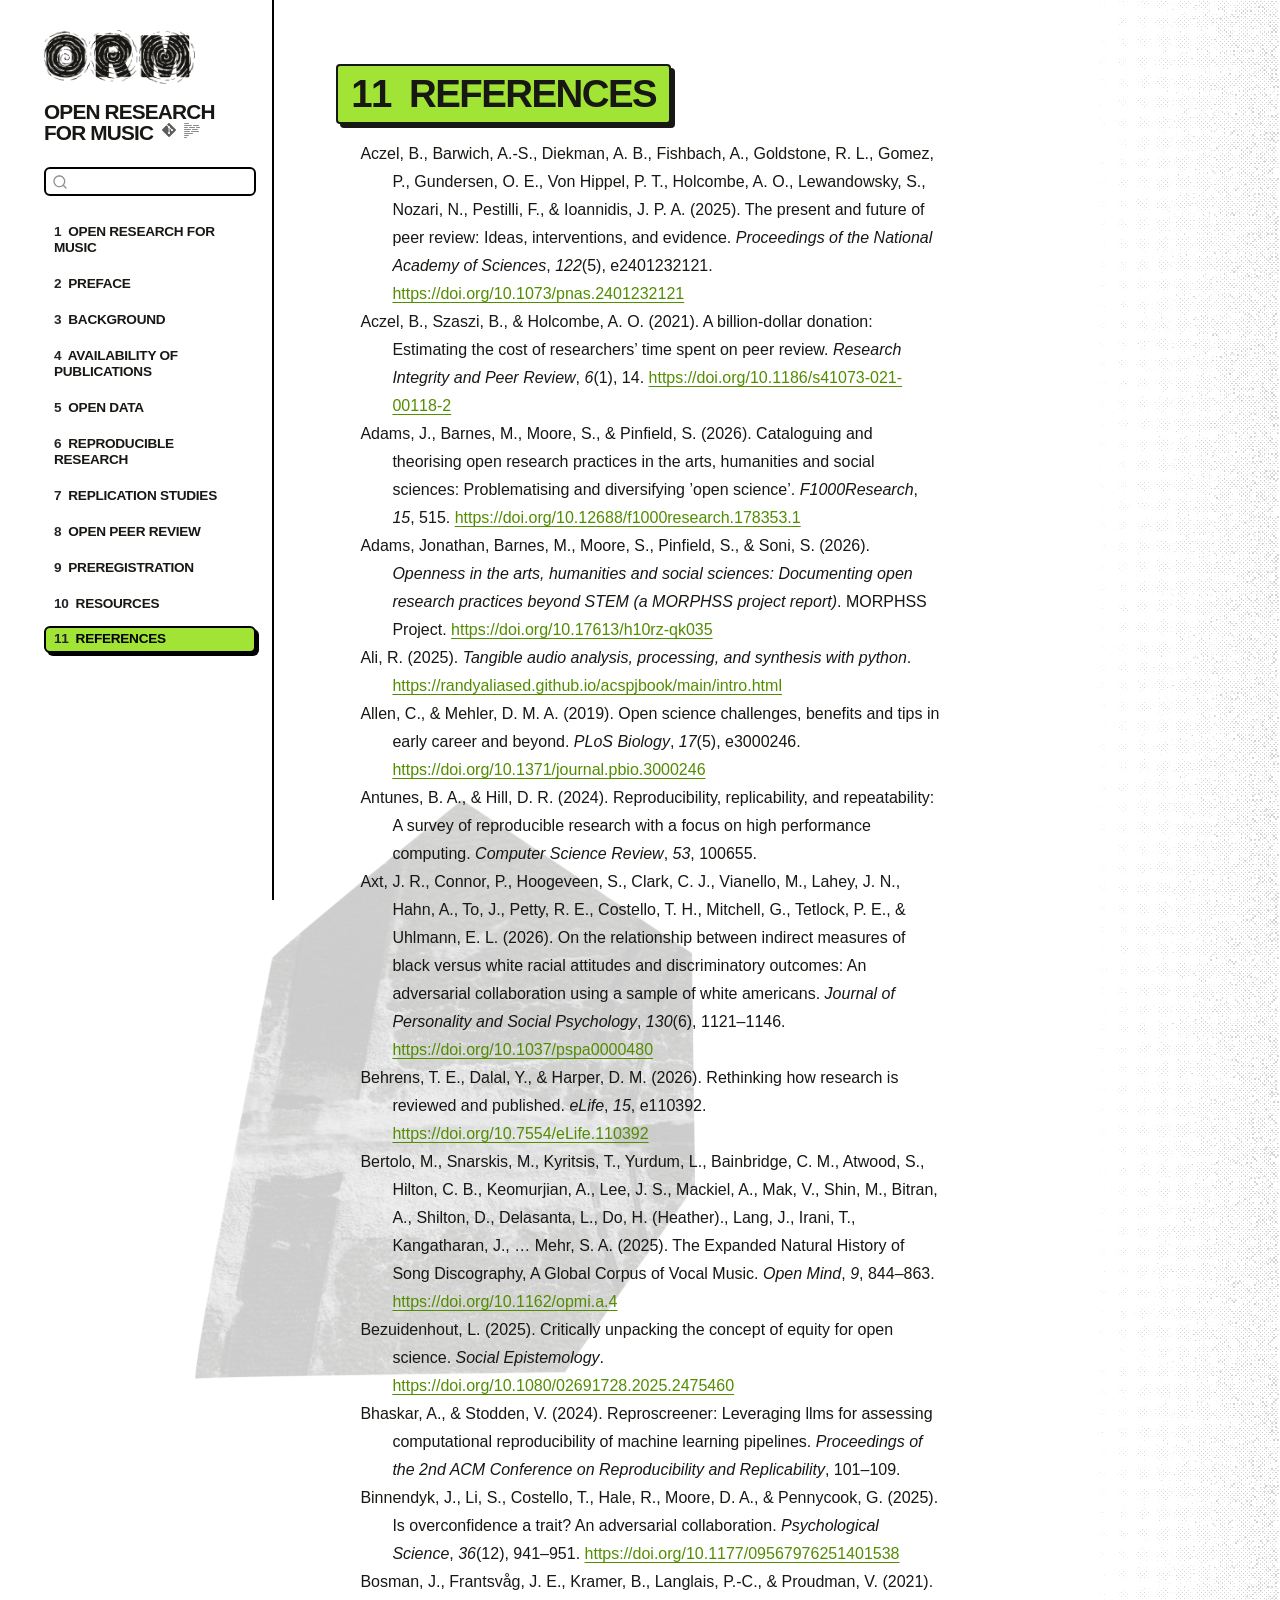
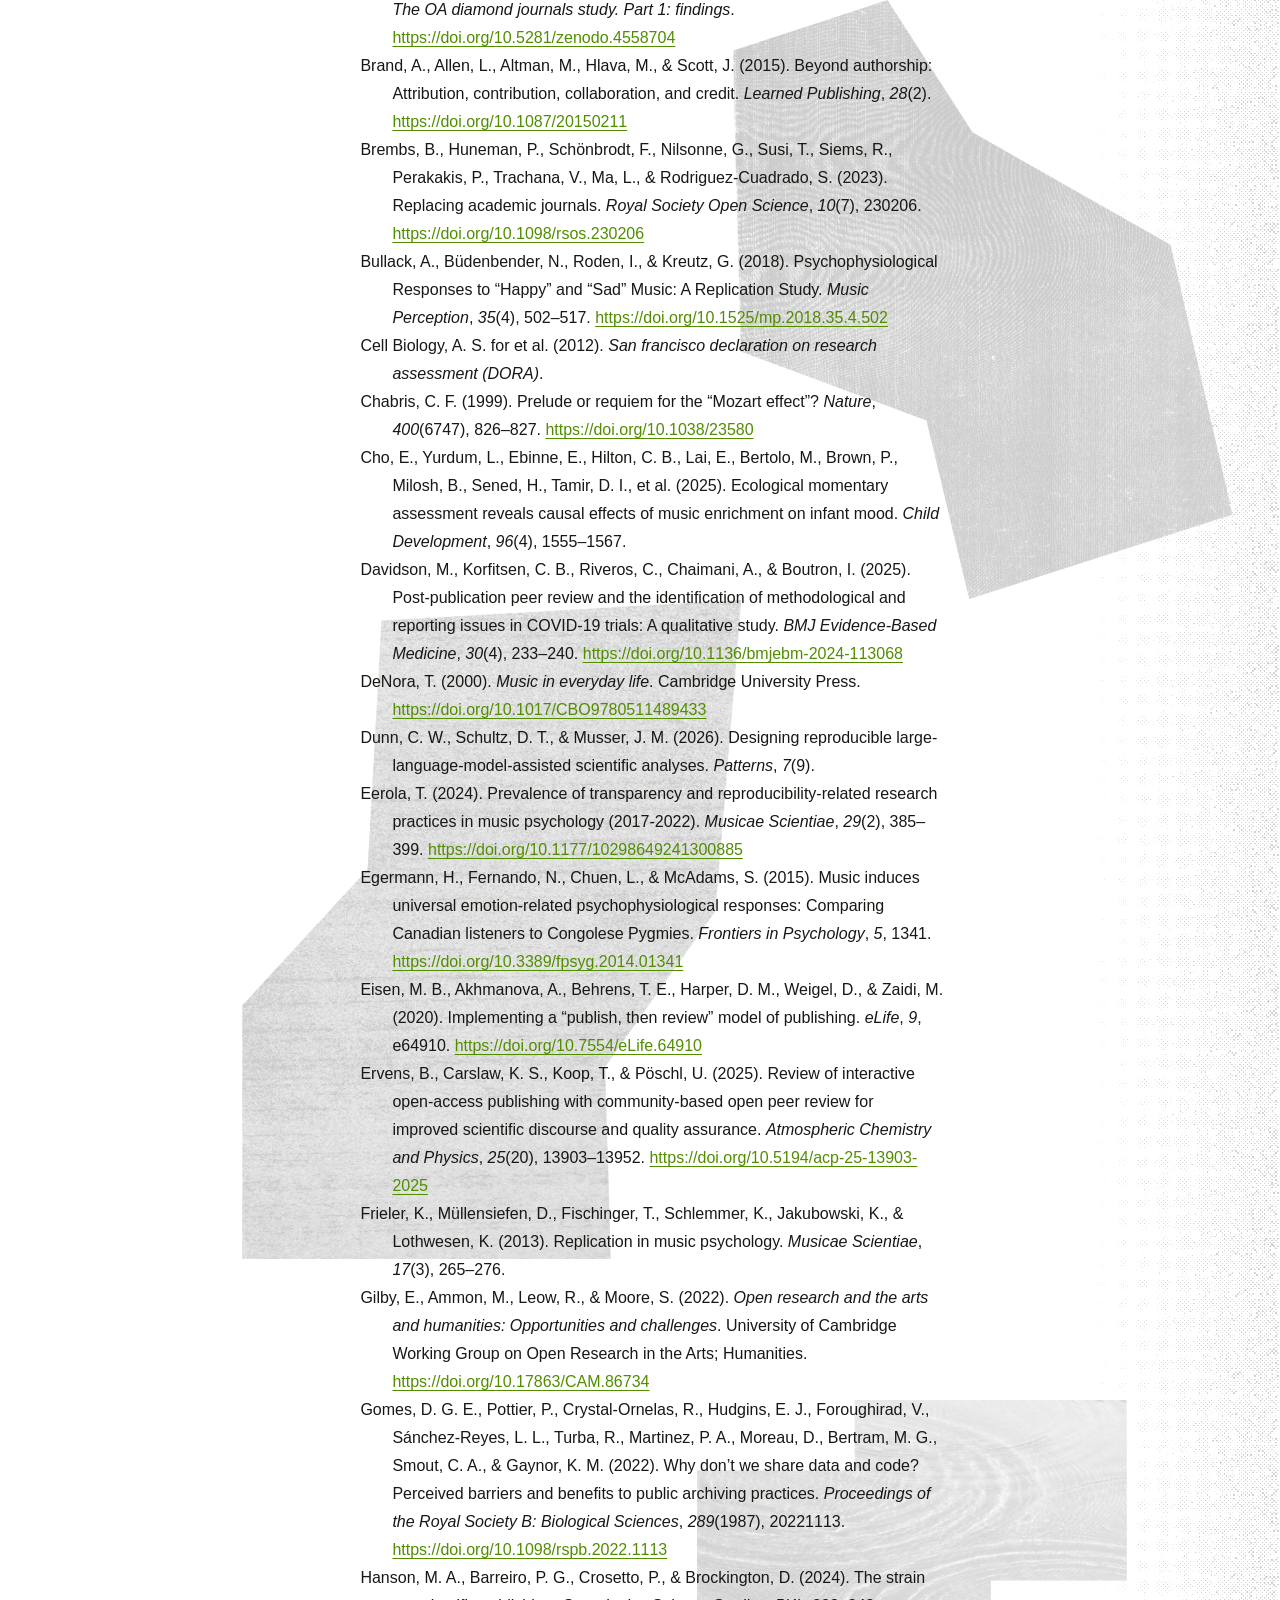
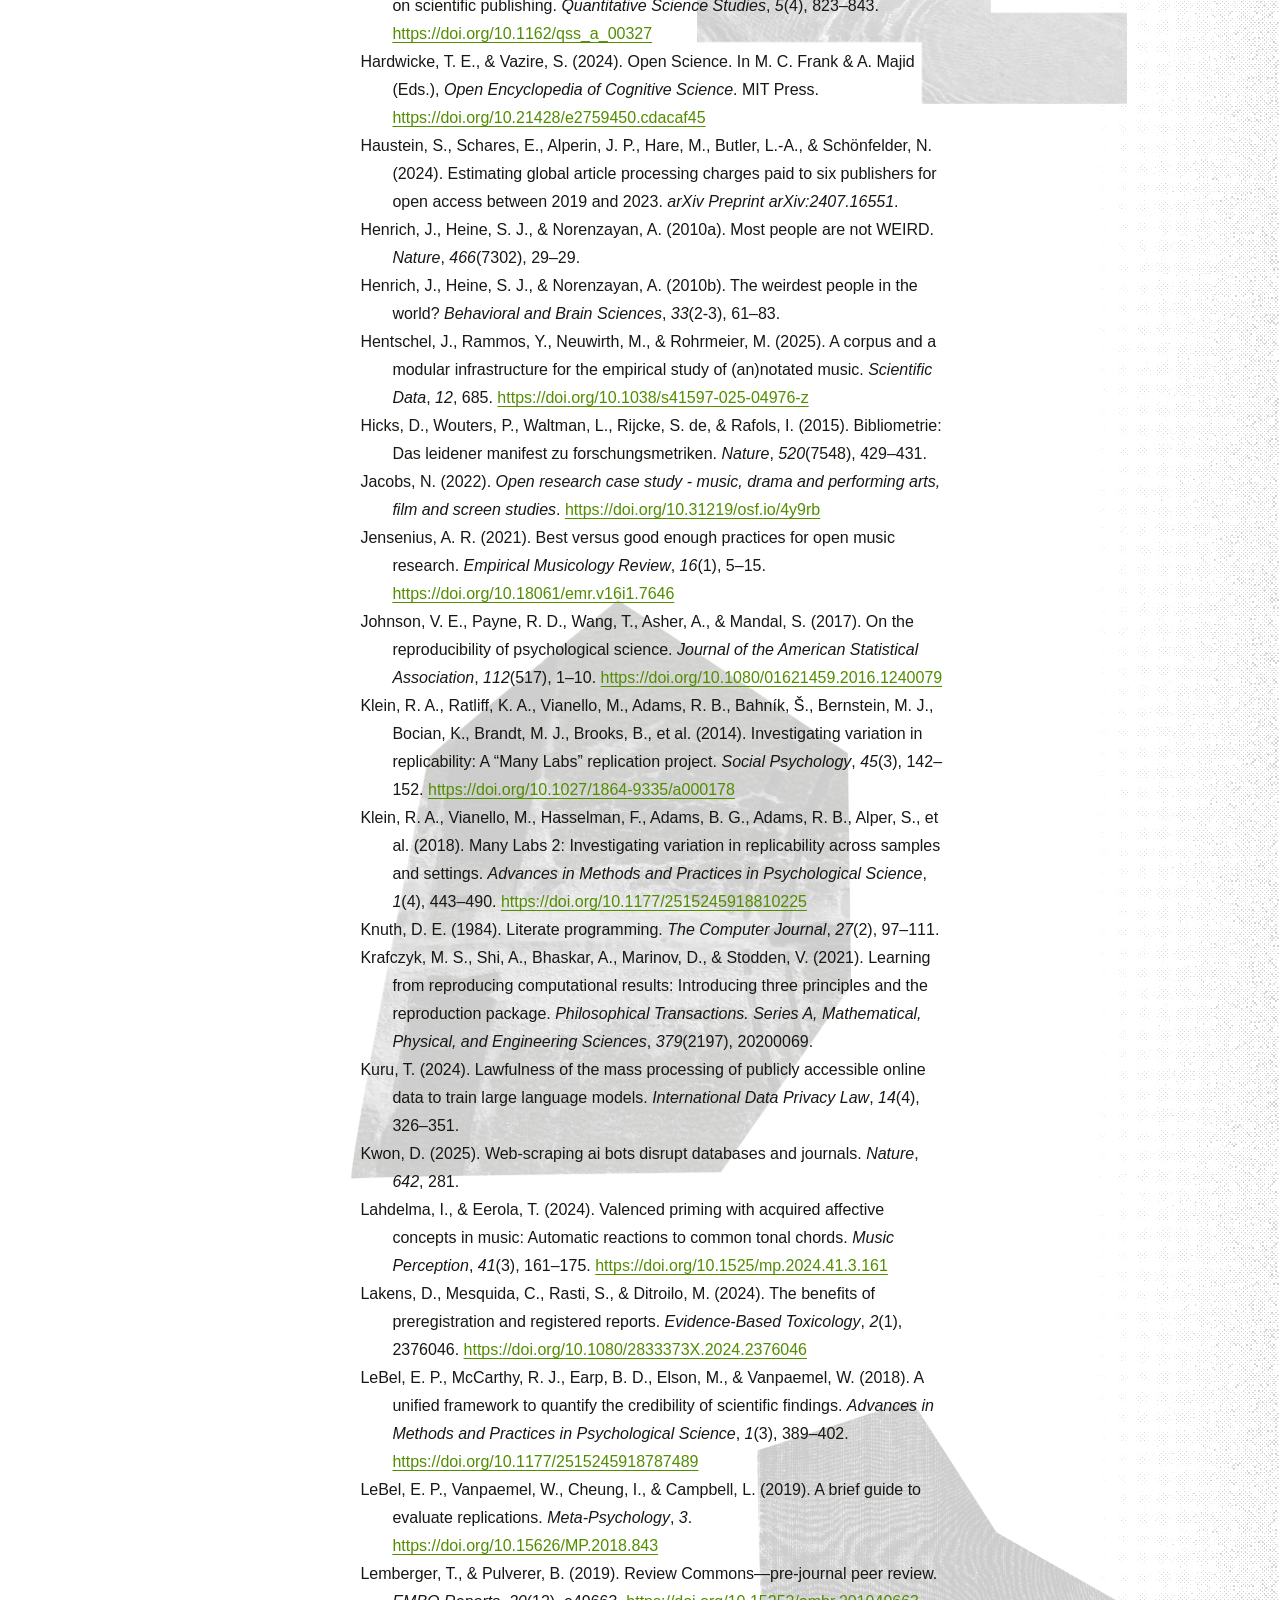
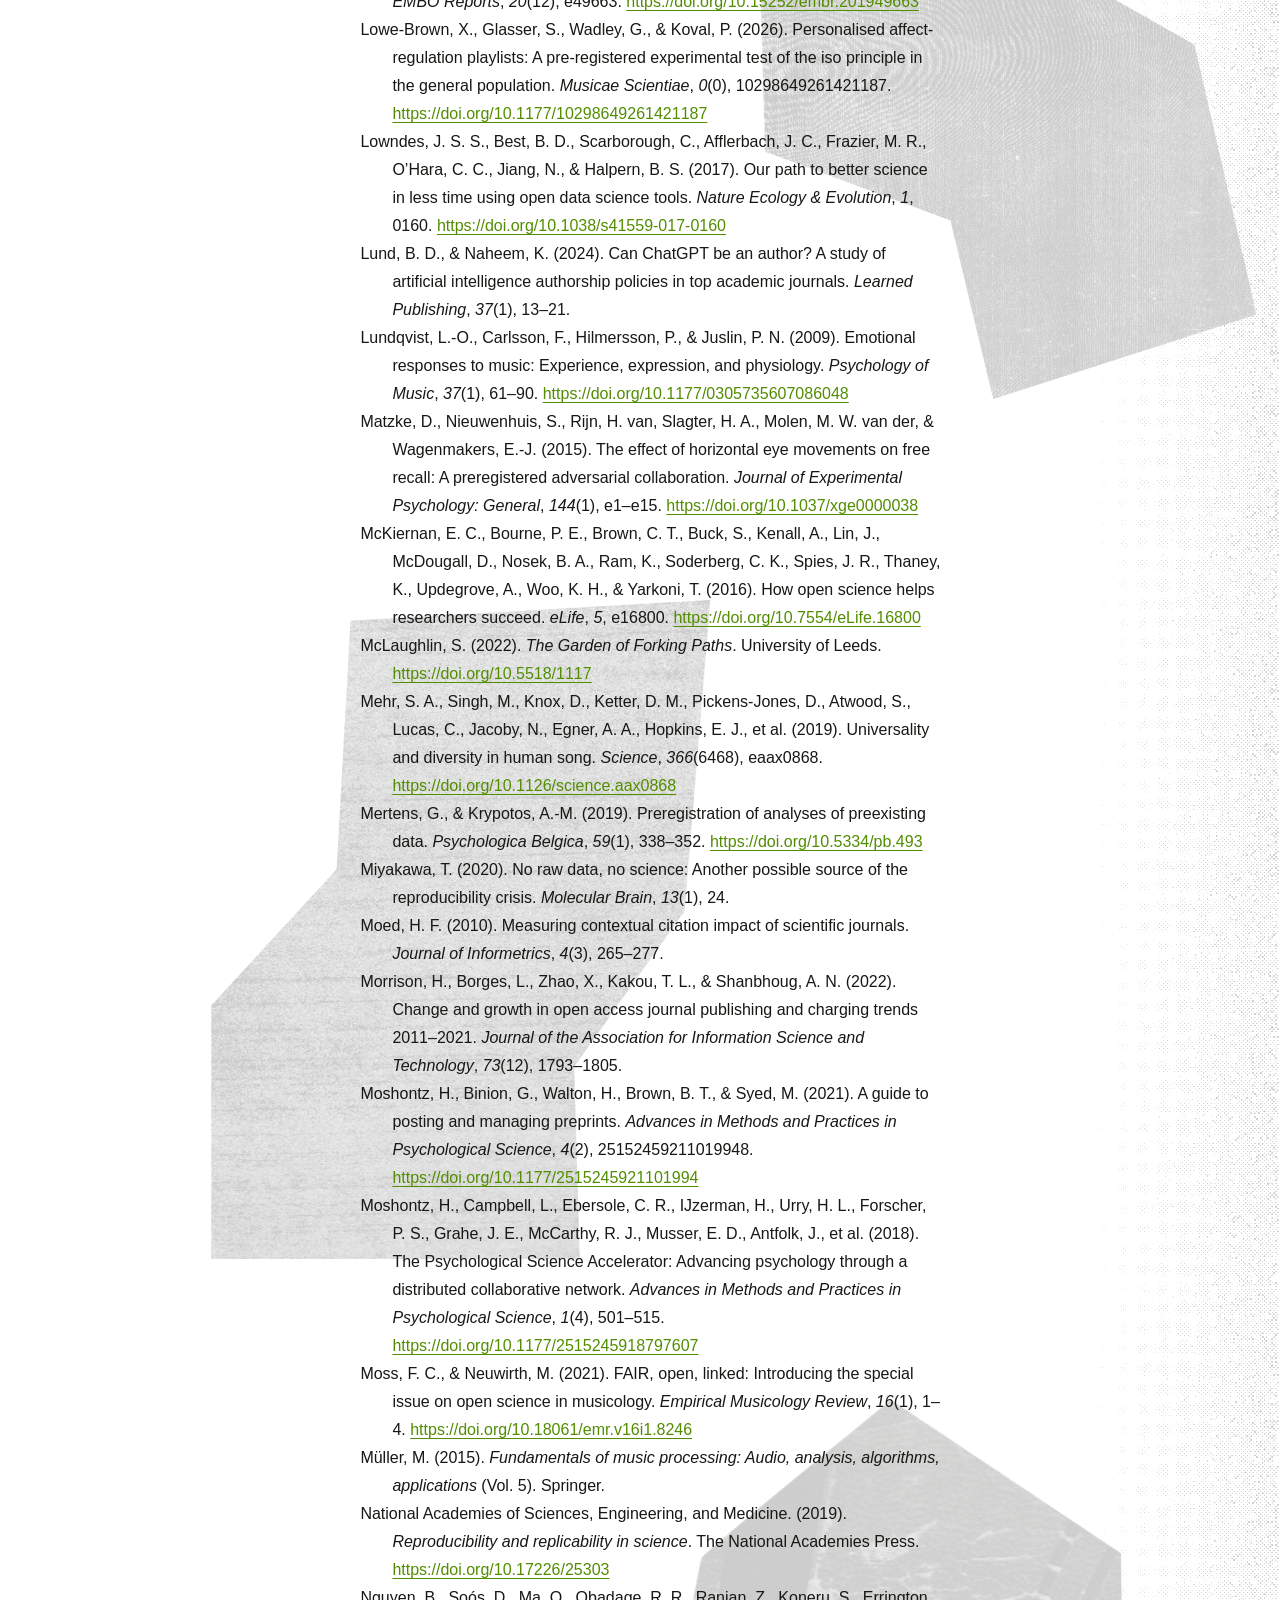
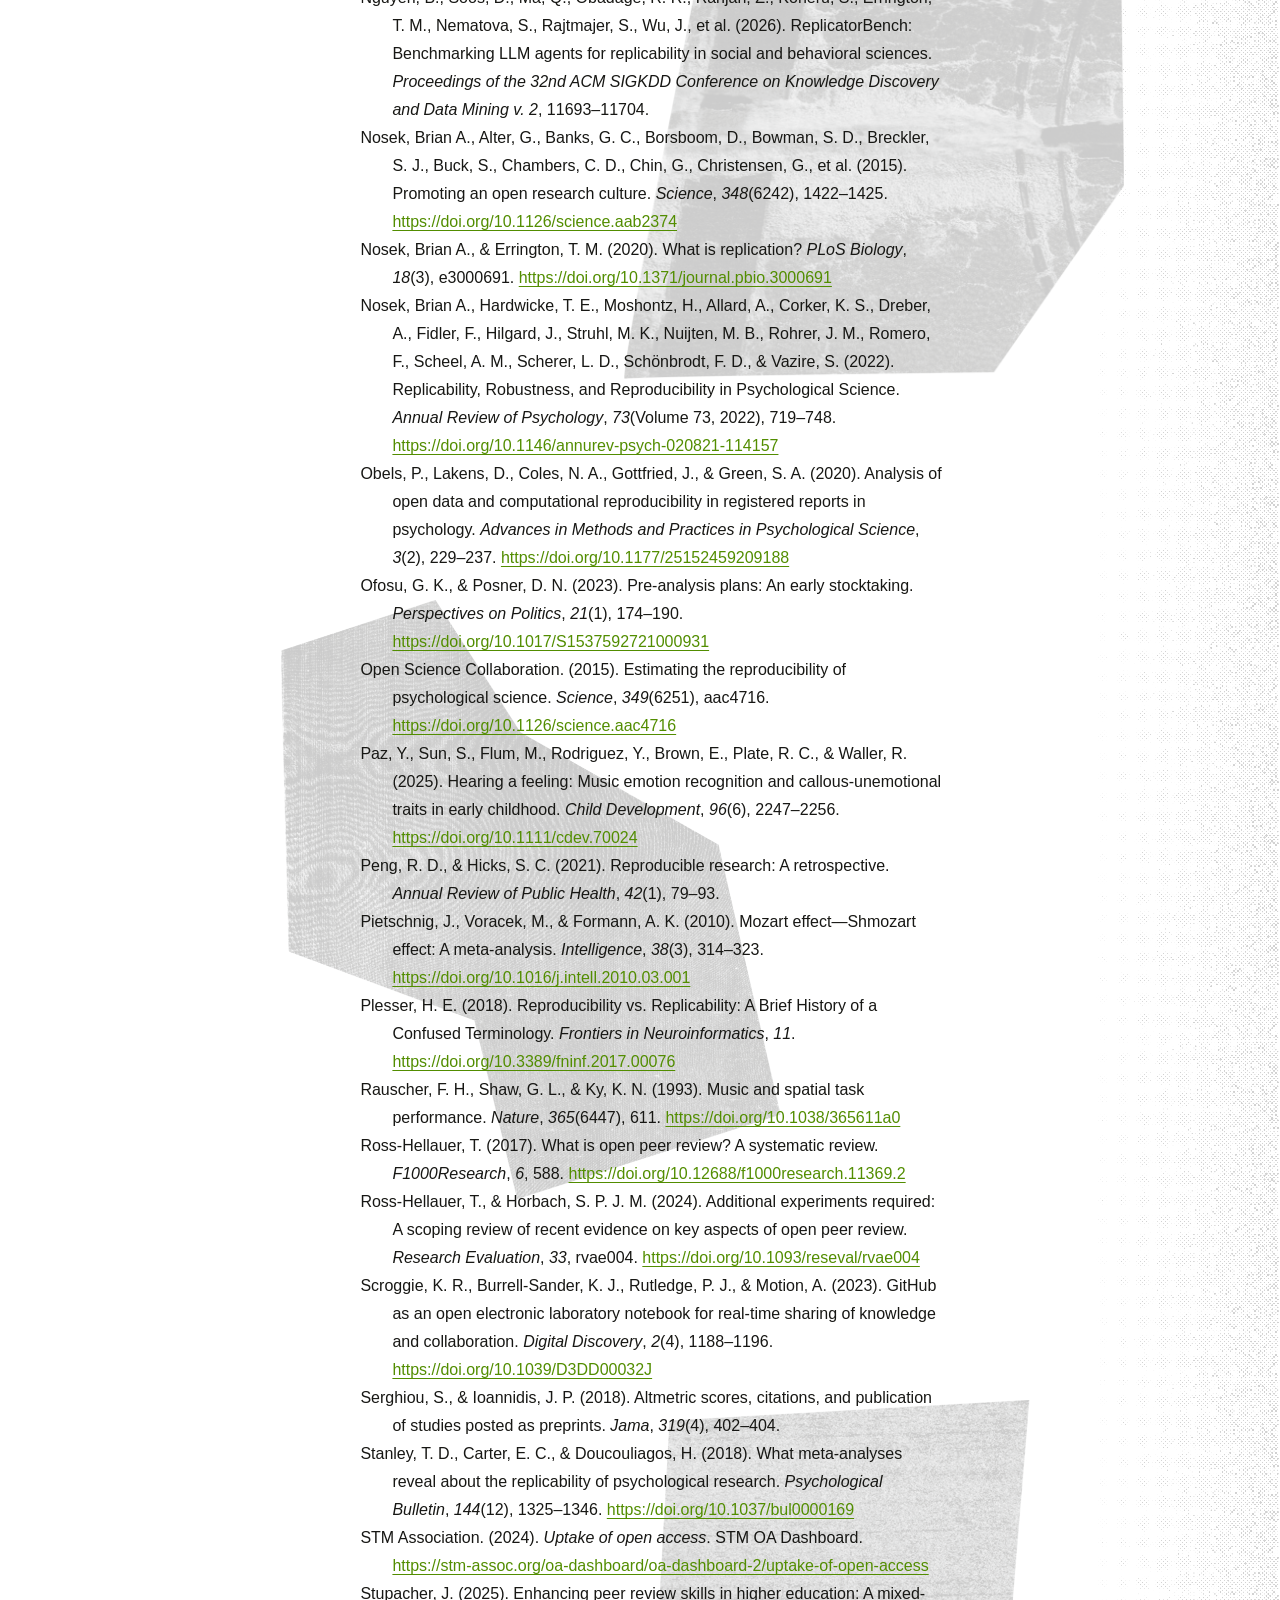
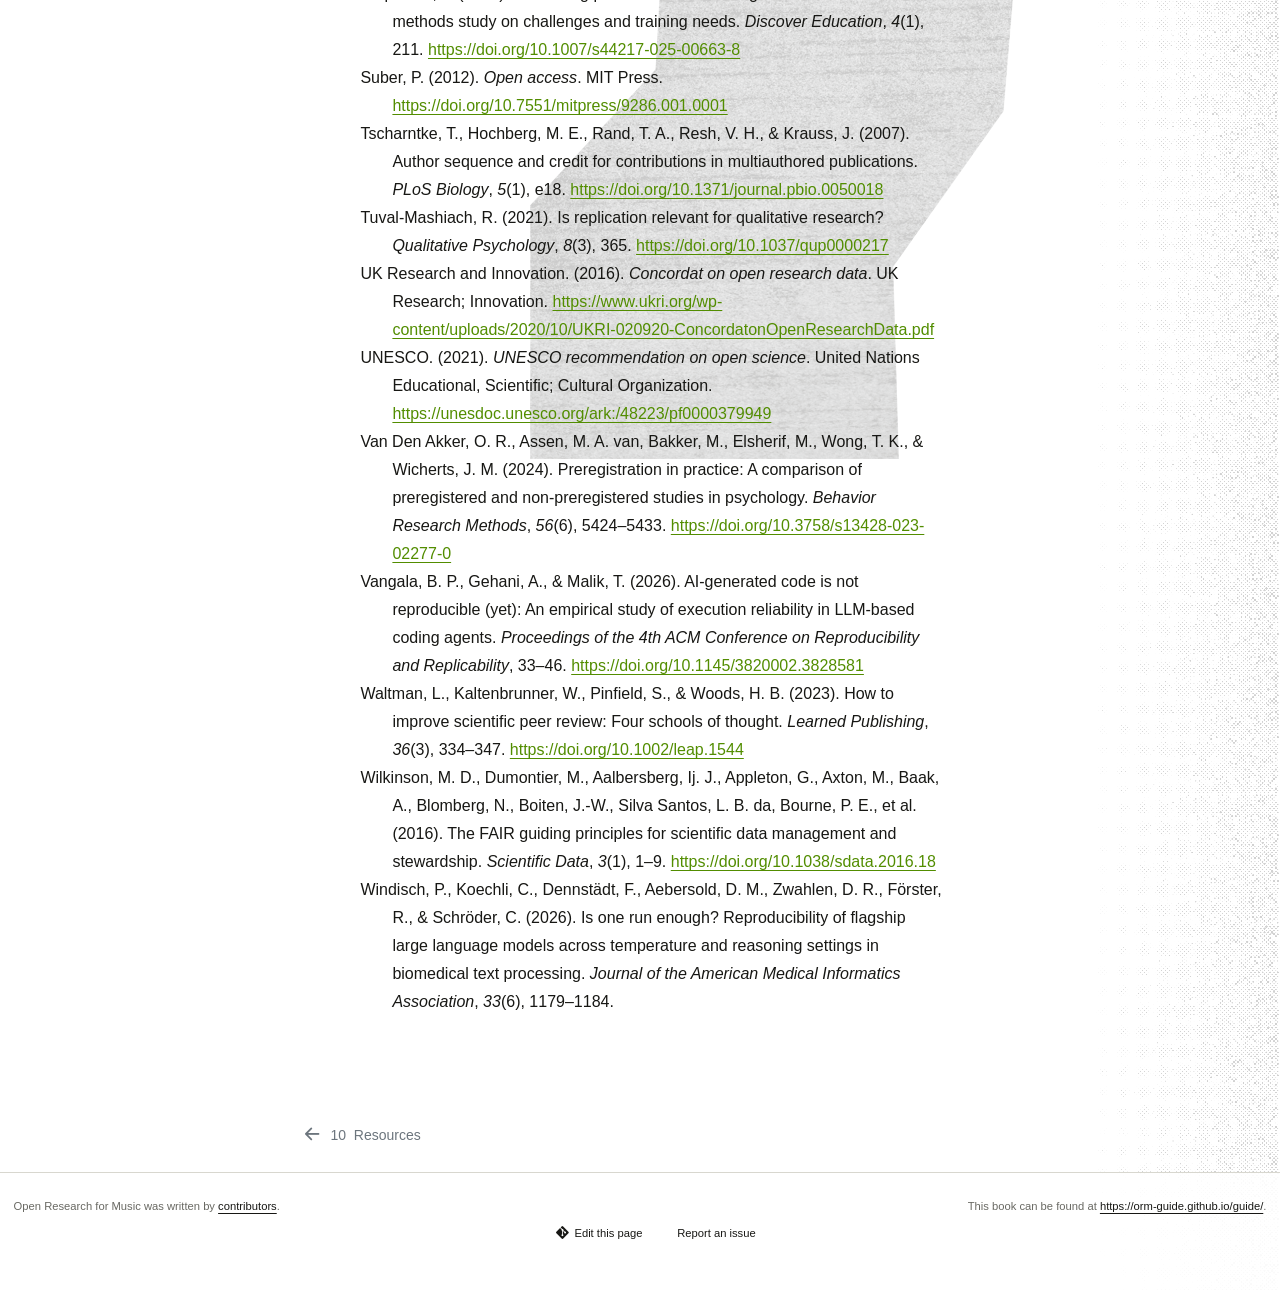
<file: docs/references.html>
<!DOCTYPE html>
<html xmlns="http://www.w3.org/1999/xhtml" lang="en" xml:lang="en"><head>

<meta charset="utf-8">
<meta name="generator" content="quarto-1.10.18">

<meta name="viewport" content="width=device-width, initial-scale=1.0, user-scalable=yes">

<meta name="author" content="Tuomas Eerola">

<title>11&nbsp; References – Open Research for Music</title>
<style>
/* Default styles provided by pandoc.
** See https://pandoc.org/MANUAL.html#variables-for-html for config info.
*/
span.smallcaps{font-variant: small-caps;}
div.columns{display: flex; gap: 1.5em;}
div.column{flex: auto;}
@media screen {
div.columns{gap: min(4vw, 1.5em);}
div.column{overflow-x: auto;}
}
div.hanging-indent{margin-left: 1.5em; text-indent: -1.5em;}
ul.task-list{list-style: none;}
ul.task-list li input[type="checkbox"] {
  width: 0.8em;
  margin: 0 0.8em 0.2em -1em; /* quarto-specific, see https://github.com/quarto-dev/quarto-cli/issues/4556 */ 
  vertical-align: middle;
}
/* CSS for citations */
div.csl-bib-body { }
div.csl-entry {
  clear: both;
}
.hanging-indent div.csl-entry {
  margin-left:2em;
  text-indent:-2em;
}
div.csl-left-margin {
  min-width:2em;
  float:left;
}
div.csl-right-inline {
  margin-left:2em;
  padding-left:1em;
}
div.csl-indent {
  margin-left: 2em;
}</style>


<script src="site_libs/quarto-nav/quarto-nav.js"></script>
<script src="site_libs/quarto-nav/headroom.min.js"></script>
<script src="site_libs/clipboard/clipboard.min.js"></script>
<script src="site_libs/quarto-search/autocomplete.umd.js"></script>
<script src="site_libs/quarto-search/fuse.min.js"></script>
<script src="site_libs/quarto-search/quarto-search.js"></script>
<meta name="quarto:offset" content="./">
<link href="./resources.html" rel="prev">
<link href="./assets/orm-M-green.png" rel="icon" type="image/png">
<script src="site_libs/quarto-html/quarto.js" type="module"></script>
<script src="site_libs/quarto-html/tabsets/tabsets.js" type="module"></script>
<script src="site_libs/quarto-html/popper.min.js"></script>
<script src="site_libs/quarto-html/tippy.umd.min.js"></script>
<script src="site_libs/quarto-html/anchor.min.js"></script>
<link href="site_libs/quarto-html/tippy.css" rel="stylesheet">
<link href="site_libs/quarto-html/quarto-syntax-highlighting-64a204ab8560d761af7679ceaba22944.css" rel="stylesheet" id="quarto-text-highlighting-styles">
<script src="site_libs/bootstrap/bootstrap.min.js"></script>
<link href="site_libs/bootstrap/bootstrap-icons.css" rel="stylesheet">
<link href="site_libs/bootstrap/bootstrap-1d6a821679d0f0517f891505f12ca3c2.min.css" rel="stylesheet" append-hash="true" id="quarto-bootstrap" data-mode="light">
<script id="quarto-search-options" type="application/json">{
  "location": "sidebar",
  "copy-button": false,
  "collapse-after": 3,
  "panel-placement": "start",
  "type": "textbox",
  "limit": 50,
  "keyboard-shortcut": [
    "f",
    "/",
    "s"
  ],
  "show-item-context": false,
  "language": {
    "search-no-results-text": "No results",
    "search-matching-documents-text": "matching documents",
    "search-copy-link-title": "Copy link to search",
    "search-hide-matches-text": "Hide additional matches",
    "search-more-match-text": "more match in this document",
    "search-more-matches-text": "more matches in this document",
    "search-clear-button-title": "Clear",
    "search-text-placeholder": "",
    "search-detached-cancel-button-title": "Cancel",
    "search-submit-button-title": "Submit",
    "search-label": "Search"
  }
}</script>
<script>
  document.documentElement.classList.add('orm-rich');
  if (
    window.location.pathname.endsWith('/index.html') ||
    window.location.pathname.endsWith('/')
  ) {
    document.documentElement.classList.add('orm-index');
  }
</script>


<link rel="stylesheet" href="orm.css">
</head>

<body class="nav-sidebar floating quarto-light">

<div id="quarto-search-results"></div>
  <header id="quarto-header" class="headroom fixed-top">
  <nav class="quarto-secondary-nav">
    <div class="container-fluid d-flex">
      <button type="button" class="quarto-btn-toggle btn" data-bs-toggle="collapse" role="button" data-bs-target=".quarto-sidebar-collapse-item" aria-controls="quarto-sidebar" aria-expanded="false" aria-label="Toggle sidebar navigation" onclick="if (window.quartoToggleHeadroom) { window.quartoToggleHeadroom(); }">
        <i class="bi bi-layout-text-sidebar-reverse"></i>
      </button>
        <nav class="quarto-page-breadcrumbs" aria-label="breadcrumb"><ol class="breadcrumb"><li class="breadcrumb-item"><a href="./references.html"><span class="chapter-number">11</span>&nbsp; <span class="chapter-title">References</span></a></li></ol></nav>
        <a class="flex-grow-1" role="navigation" data-bs-toggle="collapse" data-bs-target=".quarto-sidebar-collapse-item" aria-controls="quarto-sidebar" aria-expanded="false" aria-label="Toggle sidebar navigation" onclick="if (window.quartoToggleHeadroom) { window.quartoToggleHeadroom(); }">      
        </a>
      <button type="button" class="btn quarto-search-button" aria-label="Search" onclick="window.quartoOpenSearch();">
        <i class="bi bi-search"></i>
      </button>
    </div>
  </nav>
</header>
<!-- content -->
<div id="quarto-content" class="quarto-container page-columns page-rows-contents page-layout-article">
<!-- sidebar -->
  <nav id="quarto-sidebar" class="sidebar collapse collapse-horizontal quarto-sidebar-collapse-item sidebar-navigation floating overflow-auto">
    <div class="pt-lg-2 mt-2 text-left sidebar-header sidebar-header-stacked">
      <a href="./index.html" class="sidebar-logo-link">
      <img src="./assets/orm-logo.png" alt="Open Research for Music" class="sidebar-logo light-content py-0 d-lg-inline d-none">
      <img src="./assets/orm-logo.png" alt="Open Research for Music" class="sidebar-logo dark-content py-0 d-lg-inline d-none">
      </a>
    <div class="sidebar-title mb-0 py-0">
      <a href="./">Open Research for Music</a> 
        <div class="sidebar-tools-main">
    <a href="https://orm-guide.github.io/guide/" title="Source Code" class="quarto-navigation-tool px-1" aria-label="Source Code"><i class="bi bi-git"></i></a>
  <a href="" class="quarto-reader-toggle quarto-navigation-tool px-1" onclick="window.quartoToggleReader(); return false;" title="Toggle reader mode">
  <div class="quarto-reader-toggle-btn">
  <i class="bi"></i>
  </div>
</a>
</div>
    </div>
      </div>
        <div class="mt-2 flex-shrink-0 align-items-center">
        <div class="sidebar-search">
        <div id="quarto-search" class="" title="Search"></div>
        </div>
        </div>
    <div class="sidebar-menu-container"> 
    <ul class="list-unstyled mt-1">
        <li class="sidebar-item">
  <div class="sidebar-item-container"> 
  <a href="./index.html" class="sidebar-item-text sidebar-link">
 <span class="menu-text"><span class="chapter-number">1</span>&nbsp; <span class="chapter-title">Open Research for Music</span></span></a>
  </div>
</li>
        <li class="sidebar-item">
  <div class="sidebar-item-container"> 
  <a href="./preface.html" class="sidebar-item-text sidebar-link">
 <span class="menu-text"><span class="chapter-number">2</span>&nbsp; <span class="chapter-title">Preface</span></span></a>
  </div>
</li>
        <li class="sidebar-item">
  <div class="sidebar-item-container"> 
  <a href="./section1.html" class="sidebar-item-text sidebar-link">
 <span class="menu-text"><span class="chapter-number">3</span>&nbsp; <span class="chapter-title">Background</span></span></a>
  </div>
</li>
        <li class="sidebar-item">
  <div class="sidebar-item-container"> 
  <a href="./section2.html" class="sidebar-item-text sidebar-link">
 <span class="menu-text"><span class="chapter-number">4</span>&nbsp; <span class="chapter-title">Availability of publications</span></span></a>
  </div>
</li>
        <li class="sidebar-item">
  <div class="sidebar-item-container"> 
  <a href="./section3.html" class="sidebar-item-text sidebar-link">
 <span class="menu-text"><span class="chapter-number">5</span>&nbsp; <span class="chapter-title">Open Data</span></span></a>
  </div>
</li>
        <li class="sidebar-item">
  <div class="sidebar-item-container"> 
  <a href="./section4.html" class="sidebar-item-text sidebar-link">
 <span class="menu-text"><span class="chapter-number">6</span>&nbsp; <span class="chapter-title">Reproducible research</span></span></a>
  </div>
</li>
        <li class="sidebar-item">
  <div class="sidebar-item-container"> 
  <a href="./section5.html" class="sidebar-item-text sidebar-link">
 <span class="menu-text"><span class="chapter-number">7</span>&nbsp; <span class="chapter-title">Replication Studies</span></span></a>
  </div>
</li>
        <li class="sidebar-item">
  <div class="sidebar-item-container"> 
  <a href="./section6.html" class="sidebar-item-text sidebar-link">
 <span class="menu-text"><span class="chapter-number">8</span>&nbsp; <span class="chapter-title">Open peer review</span></span></a>
  </div>
</li>
        <li class="sidebar-item">
  <div class="sidebar-item-container"> 
  <a href="./section7.html" class="sidebar-item-text sidebar-link">
 <span class="menu-text"><span class="chapter-number">9</span>&nbsp; <span class="chapter-title">Preregistration</span></span></a>
  </div>
</li>
        <li class="sidebar-item">
  <div class="sidebar-item-container"> 
  <a href="./resources.html" class="sidebar-item-text sidebar-link">
 <span class="menu-text"><span class="chapter-number">10</span>&nbsp; <span class="chapter-title">Resources</span></span></a>
  </div>
</li>
        <li class="sidebar-item">
  <div class="sidebar-item-container"> 
  <a href="./references.html" class="sidebar-item-text sidebar-link active">
 <span class="menu-text"><span class="chapter-number">11</span>&nbsp; <span class="chapter-title">References</span></span></a>
  </div>
</li>
    </ul>
    </div>
</nav>
<div id="quarto-sidebar-glass" class="quarto-sidebar-collapse-item" data-bs-toggle="collapse" data-bs-target=".quarto-sidebar-collapse-item"></div>
<!-- margin-sidebar -->
    <div id="quarto-margin-sidebar" class="sidebar margin-sidebar zindex-bottom">
        
    </div>
<!-- main -->
<main class="content" id="quarto-document-content">

<header id="title-block-header" class="quarto-title-block default">
<div class="quarto-title">
<h1 class="title"><span class="chapter-number">11</span>&nbsp; <span class="chapter-title">References</span></h1>
</div>



<div class="quarto-title-meta">

    
  
    
  </div>
  


</header>


<div id="refs" class="references csl-bib-body hanging-indent" data-entry-spacing="0" data-line-spacing="2" role="list">
<div id="ref-aczel2025present" class="csl-entry" role="listitem">
Aczel, B., Barwich, A.-S., Diekman, A. B., Fishbach, A., Goldstone, R.
L., Gomez, P., Gundersen, O. E., Von Hippel, P. T., Holcombe, A. O.,
Lewandowsky, S., Nozari, N., Pestilli, F., &amp; Ioannidis, J. P. A.
(2025). The present and future of peer review: Ideas, interventions, and
evidence. <em>Proceedings of the National Academy of Sciences</em>,
<em>122</em>(5), e2401232121. <a href="https://doi.org/10.1073/pnas.2401232121">https://doi.org/10.1073/pnas.2401232121</a>
</div>
<div id="ref-aczel2021billion" class="csl-entry" role="listitem">
Aczel, B., Szaszi, B., &amp; Holcombe, A. O. (2021). A billion-dollar
donation: Estimating the cost of researchers’ time spent on peer review.
<em>Research Integrity and Peer Review</em>, <em>6</em>(1), 14. <a href="https://doi.org/10.1186/s41073-021-00118-2">https://doi.org/10.1186/s41073-021-00118-2</a>
</div>
<div id="ref-adams2026" class="csl-entry" role="listitem">
Adams, J., Barnes, M., Moore, S., &amp; Pinfield, S. (2026). Cataloguing
and theorising open research practices in the arts, humanities and
social sciences: Problematising and diversifying ’open science’.
<em>F1000Research</em>, <em>15</em>, 515. <a href="https://doi.org/10.12688/f1000research.178353.1">https://doi.org/10.12688/f1000research.178353.1</a>
</div>
<div id="ref-adams2026morphss" class="csl-entry" role="listitem">
Adams, Jonathan, Barnes, M., Moore, S., Pinfield, S., &amp; Soni, S.
(2026). <em>Openness in the arts, humanities and social sciences:
Documenting open research practices beyond STEM (a MORPHSS project
report)</em>. MORPHSS Project. <a href="https://doi.org/10.17613/h10rz-qk035">https://doi.org/10.17613/h10rz-qk035</a>
</div>
<div id="ref-ali2025tangible" class="csl-entry" role="listitem">
Ali, R. (2025). <em>Tangible audio analysis, processing, and synthesis
with python</em>. <a href="https://randyaliased.github.io/acspjbook/main/intro.html">https://randyaliased.github.io/acspjbook/main/intro.html</a>
</div>
<div id="ref-allen2021reproducibilitea" class="csl-entry" role="listitem">
Allen, C., &amp; Mehler, D. M. A. (2019). Open science challenges,
benefits and tips in early career and beyond. <em>PLoS Biology</em>,
<em>17</em>(5), e3000246. <a href="https://doi.org/10.1371/journal.pbio.3000246">https://doi.org/10.1371/journal.pbio.3000246</a>
</div>
<div id="ref-antunes2024reproducibility" class="csl-entry" role="listitem">
Antunes, B. A., &amp; Hill, D. R. (2024). Reproducibility,
replicability, and repeatability: A survey of reproducible research with
a focus on high performance computing. <em>Computer Science Review</em>,
<em>53</em>, 100655.
</div>
<div id="ref-axt2026relationship" class="csl-entry" role="listitem">
Axt, J. R., Connor, P., Hoogeveen, S., Clark, C. J., Vianello, M.,
Lahey, J. N., Hahn, A., To, J., Petty, R. E., Costello, T. H., Mitchell,
G., Tetlock, P. E., &amp; Uhlmann, E. L. (2026). On the relationship
between indirect measures of black versus white racial attitudes and
discriminatory outcomes: An adversarial collaboration using a sample of
white americans. <em>Journal of Personality and Social Psychology</em>,
<em>130</em>(6), 1121–1146. <a href="https://doi.org/10.1037/pspa0000480">https://doi.org/10.1037/pspa0000480</a>
</div>
<div id="ref-behrens2026rethinking" class="csl-entry" role="listitem">
Behrens, T. E., Dalal, Y., &amp; Harper, D. M. (2026). Rethinking how
research is reviewed and published. <em>eLife</em>, <em>15</em>,
e110392. <a href="https://doi.org/10.7554/eLife.110392">https://doi.org/10.7554/eLife.110392</a>
</div>
<div id="ref-bertoloExpandedNaturalHistory2025" class="csl-entry" role="listitem">
Bertolo, M., Snarskis, M., Kyritsis, T., Yurdum, L., Bainbridge, C. M.,
Atwood, S., Hilton, C. B., Keomurjian, A., Lee, J. S., Mackiel, A., Mak,
V., Shin, M., Bitran, A., Shilton, D., Delasanta, L., Do, H. (Heather).,
Lang, J., Irani, T., Kangatharan, J., … Mehr, S. A. (2025). The
<span>Expanded Natural History</span> of <span>Song Discography</span>,
<span>A Global Corpus</span> of <span>Vocal Music</span>. <em>Open
Mind</em>, <em>9</em>, 844–863. <a href="https://doi.org/10.1162/opmi.a.4">https://doi.org/10.1162/opmi.a.4</a>
</div>
<div id="ref-bezuidenhout2025equity" class="csl-entry" role="listitem">
Bezuidenhout, L. (2025). Critically unpacking the concept of equity for
open science. <em>Social Epistemology</em>. <a href="https://doi.org/10.1080/02691728.2025.2475460">https://doi.org/10.1080/02691728.2025.2475460</a>
</div>
<div id="ref-bhaskar2024reproscreener" class="csl-entry" role="listitem">
Bhaskar, A., &amp; Stodden, V. (2024). Reproscreener: Leveraging llms
for assessing computational reproducibility of machine learning
pipelines. <em>Proceedings of the 2nd ACM Conference on Reproducibility
and Replicability</em>, 101–109.
</div>
<div id="ref-binnendyk2025overconfidence" class="csl-entry" role="listitem">
Binnendyk, J., Li, S., Costello, T., Hale, R., Moore, D. A., &amp;
Pennycook, G. (2025). Is overconfidence a trait? An adversarial
collaboration. <em>Psychological Science</em>, <em>36</em>(12), 941–951.
<a href="https://doi.org/10.1177/09567976251401538">https://doi.org/10.1177/09567976251401538</a>
</div>
<div id="ref-bosman2021oa" class="csl-entry" role="listitem">
Bosman, J., Frantsvåg, J. E., Kramer, B., Langlais, P.-C., &amp;
Proudman, V. (2021). <em>The OA diamond journals study. Part 1:
findings</em>. <a href="https://doi.org/10.5281/zenodo.4558704">https://doi.org/10.5281/zenodo.4558704</a>
</div>
<div id="ref-brand2015credit" class="csl-entry" role="listitem">
Brand, A., Allen, L., Altman, M., Hlava, M., &amp; Scott, J. (2015).
Beyond authorship: Attribution, contribution, collaboration, and credit.
<em>Learned Publishing</em>, <em>28</em>(2). <a href="https://doi.org/10.1087/20150211">https://doi.org/10.1087/20150211</a>
</div>
<div id="ref-brembs2023replacing" class="csl-entry" role="listitem">
Brembs, B., Huneman, P., Schönbrodt, F., Nilsonne, G., Susi, T., Siems,
R., Perakakis, P., Trachana, V., Ma, L., &amp; Rodriguez-Cuadrado, S.
(2023). Replacing academic journals. <em>Royal Society Open
Science</em>, <em>10</em>(7), 230206. <a href="https://doi.org/10.1098/rsos.230206">https://doi.org/10.1098/rsos.230206</a>
</div>
<div id="ref-bullackPsychophysiologicalResponsesHappy2018" class="csl-entry" role="listitem">
Bullack, A., Büdenbender, N., Roden, I., &amp; Kreutz, G. (2018).
Psychophysiological <span>Responses</span> to
<span>“<span>Happy</span>”</span> and <span>“<span>Sad</span>”</span>
<span>Music</span>: <span>A Replication Study</span>. <em>Music
Perception</em>, <em>35</em>(4), 502–517. <a href="https://doi.org/10.1525/mp.2018.35.4.502">https://doi.org/10.1525/mp.2018.35.4.502</a>
</div>
<div id="ref-american2012san" class="csl-entry" role="listitem">
<span class="nocase">Cell Biology, A. S. for et al.</span> (2012).
<em>San francisco declaration on research assessment (DORA)</em>.
</div>
<div id="ref-chabris1999prelude" class="csl-entry" role="listitem">
Chabris, C. F. (1999). Prelude or requiem for the
<span>“<span>Mozart</span> effect”</span>? <em>Nature</em>,
<em>400</em>(6747), 826–827. <a href="https://doi.org/10.1038/23580">https://doi.org/10.1038/23580</a>
</div>
<div id="ref-cho2025ecological" class="csl-entry" role="listitem">
<span class="nocase">Cho, E., Yurdum, L., Ebinne, E., Hilton, C. B.,
Lai, E., Bertolo, M., Brown, P., Milosh, B., Sened, H., Tamir, D. I., et
al.</span> (2025). Ecological momentary assessment reveals causal
effects of music enrichment on infant mood. <em>Child Development</em>,
<em>96</em>(4), 1555–1567.
</div>
<div id="ref-davidson2025postpublication" class="csl-entry" role="listitem">
Davidson, M., Korfitsen, C. B., Riveros, C., Chaimani, A., &amp;
Boutron, I. (2025). Post-publication peer review and the identification
of methodological and reporting issues in <span>COVID-19</span> trials:
A qualitative study. <em>BMJ Evidence-Based Medicine</em>,
<em>30</em>(4), 233–240. <a href="https://doi.org/10.1136/bmjebm-2024-113068">https://doi.org/10.1136/bmjebm-2024-113068</a>
</div>
<div id="ref-denora2000music" class="csl-entry" role="listitem">
DeNora, T. (2000). <em>Music in everyday life</em>. Cambridge University
Press. <a href="https://doi.org/10.1017/CBO9780511489433">https://doi.org/10.1017/CBO9780511489433</a>
</div>
<div id="ref-dunn2026designing" class="csl-entry" role="listitem">
Dunn, C. W., Schultz, D. T., &amp; Musser, J. M. (2026). Designing
reproducible large-language-model-assisted scientific analyses.
<em>Patterns</em>, <em>7</em>(9).
</div>
<div id="ref-eerola2023transparency" class="csl-entry" role="listitem">
Eerola, T. (2024). Prevalence of transparency and
reproducibility-related research practices in music psychology
(2017-2022). <em>Musicae Scientiae</em>, <em>29</em>(2), 385–399. <a href="https://doi.org/10.1177/10298649241300885">https://doi.org/10.1177/10298649241300885</a>
</div>
<div id="ref-egermann2015universal" class="csl-entry" role="listitem">
Egermann, H., Fernando, N., Chuen, L., &amp; McAdams, S. (2015). Music
induces universal emotion-related psychophysiological responses:
Comparing <span>Canadian</span> listeners to <span>Congolese
Pygmies</span>. <em>Frontiers in Psychology</em>, <em>5</em>, 1341. <a href="https://doi.org/10.3389/fpsyg.2014.01341">https://doi.org/10.3389/fpsyg.2014.01341</a>
</div>
<div id="ref-eisen2020implementing" class="csl-entry" role="listitem">
Eisen, M. B., Akhmanova, A., Behrens, T. E., Harper, D. M., Weigel, D.,
&amp; Zaidi, M. (2020). Implementing a <span>“publish, then
review”</span> model of publishing. <em>eLife</em>, <em>9</em>, e64910.
<a href="https://doi.org/10.7554/eLife.64910">https://doi.org/10.7554/eLife.64910</a>
</div>
<div id="ref-ervens2025review" class="csl-entry" role="listitem">
Ervens, B., Carslaw, K. S., Koop, T., &amp; Pöschl, U. (2025). Review of
interactive open-access publishing with community-based open peer review
for improved scientific discourse and quality assurance. <em>Atmospheric
Chemistry and Physics</em>, <em>25</em>(20), 13903–13952. <a href="https://doi.org/10.5194/acp-25-13903-2025">https://doi.org/10.5194/acp-25-13903-2025</a>
</div>
<div id="ref-frieler2013replication" class="csl-entry" role="listitem">
Frieler, K., Müllensiefen, D., Fischinger, T., Schlemmer, K.,
Jakubowski, K., &amp; Lothwesen, K. (2013). Replication in music
psychology. <em>Musicae Scientiae</em>, <em>17</em>(3), 265–276.
</div>
<div id="ref-gilby2022openresearch" class="csl-entry" role="listitem">
Gilby, E., Ammon, M., Leow, R., &amp; Moore, S. (2022). <em>Open
research and the arts and humanities: Opportunities and challenges</em>.
University of Cambridge Working Group on Open Research in the Arts;
Humanities. <a href="https://doi.org/10.17863/CAM.86734">https://doi.org/10.17863/CAM.86734</a>
</div>
<div id="ref-gomes2022why" class="csl-entry" role="listitem">
Gomes, D. G. E., Pottier, P., Crystal-Ornelas, R., Hudgins, E. J.,
Foroughirad, V., Sánchez-Reyes, L. L., Turba, R., Martinez, P. A.,
Moreau, D., Bertram, M. G., Smout, C. A., &amp; Gaynor, K. M. (2022).
Why don’t we share data and code? Perceived barriers and benefits to
public archiving practices. <em>Proceedings of the Royal Society B:
Biological Sciences</em>, <em>289</em>(1987), 20221113. <a href="https://doi.org/10.1098/rspb.2022.1113">https://doi.org/10.1098/rspb.2022.1113</a>
</div>
<div id="ref-hanson2024strain" class="csl-entry" role="listitem">
Hanson, M. A., Barreiro, P. G., Crosetto, P., &amp; Brockington, D.
(2024). The strain on scientific publishing. <em>Quantitative Science
Studies</em>, <em>5</em>(4), 823–843. <a href="https://doi.org/10.1162/qss_a_00327">https://doi.org/10.1162/qss_a_00327</a>
</div>
<div id="ref-Hardwicke2024Open" class="csl-entry" role="listitem">
Hardwicke, T. E., &amp; Vazire, S. (2024). Open <span>Science</span>. In
M. C. Frank &amp; A. Majid (Eds.), <em>Open <span>Encyclopedia</span> of
<span>Cognitive</span> <span>Science</span></em>. MIT Press. <a href="https://doi.org/10.21428/e2759450.cdacaf45">https://doi.org/10.21428/e2759450.cdacaf45</a>
</div>
<div id="ref-haustein2024estimating" class="csl-entry" role="listitem">
Haustein, S., Schares, E., Alperin, J. P., Hare, M., Butler, L.-A.,
&amp; Schönfelder, N. (2024). Estimating global article processing
charges paid to six publishers for open access between 2019 and 2023.
<em>arXiv Preprint arXiv:2407.16551</em>.
</div>
<div id="ref-henrich2010most" class="csl-entry" role="listitem">
Henrich, J., Heine, S. J., &amp; Norenzayan, A. (2010a). Most people are
not WEIRD. <em>Nature</em>, <em>466</em>(7302), 29–29.
</div>
<div id="ref-henrich2010weirdest" class="csl-entry" role="listitem">
Henrich, J., Heine, S. J., &amp; Norenzayan, A. (2010b). The weirdest
people in the world? <em>Behavioral and Brain Sciences</em>,
<em>33</em>(2-3), 61–83.
</div>
<div id="ref-hentschel2025corpus" class="csl-entry" role="listitem">
Hentschel, J., Rammos, Y., Neuwirth, M., &amp; Rohrmeier, M. (2025). A
corpus and a modular infrastructure for the empirical study of
(an)notated music. <em>Scientific Data</em>, <em>12</em>, 685. <a href="https://doi.org/10.1038/s41597-025-04976-z">https://doi.org/10.1038/s41597-025-04976-z</a>
</div>
<div id="ref-hicks2015bibliometrie" class="csl-entry" role="listitem">
Hicks, D., Wouters, P., Waltman, L., Rijcke, S. de, &amp; Rafols, I.
(2015). Bibliometrie: Das leidener manifest zu forschungsmetriken.
<em>Nature</em>, <em>520</em>(7548), 429–431.
</div>
<div id="ref-jacobs2022openresearch" class="csl-entry" role="listitem">
Jacobs, N. (2022). <em>Open research case study - music, drama and
performing arts, film and screen studies</em>. <a href="https://doi.org/10.31219/osf.io/4y9rb">https://doi.org/10.31219/osf.io/4y9rb</a>
</div>
<div id="ref-jensenius2021best" class="csl-entry" role="listitem">
Jensenius, A. R. (2021). Best versus good enough practices for open
music research. <em>Empirical Musicology Review</em>, <em>16</em>(1),
5–15. <a href="https://doi.org/10.18061/emr.v16i1.7646">https://doi.org/10.18061/emr.v16i1.7646</a>
</div>
<div id="ref-johnson2017reproducibility" class="csl-entry" role="listitem">
Johnson, V. E., Payne, R. D., Wang, T., Asher, A., &amp; Mandal, S.
(2017). On the reproducibility of psychological science. <em>Journal of
the American Statistical Association</em>, <em>112</em>(517), 1–10. <a href="https://doi.org/10.1080/01621459.2016.1240079">https://doi.org/10.1080/01621459.2016.1240079</a>
</div>
<div id="ref-klein2014investigating" class="csl-entry" role="listitem">
<span class="nocase">Klein, R. A., Ratliff, K. A., Vianello, M., Adams,
R. B., Bahník, Š., Bernstein, M. J., Bocian, K., Brandt, M. J., Brooks,
B., et al.</span> (2014). Investigating variation in replicability:
<span>A</span> <span>“<span>Many Labs</span>”</span> replication
project. <em>Social Psychology</em>, <em>45</em>(3), 142–152. <a href="https://doi.org/10.1027/1864-9335/a000178">https://doi.org/10.1027/1864-9335/a000178</a>
</div>
<div id="ref-klein2018many" class="csl-entry" role="listitem">
<span class="nocase">Klein, R. A., Vianello, M., Hasselman, F., Adams,
B. G., Adams, R. B., Alper, S., et al.</span> (2018). Many
<span>Labs</span> 2: <span>I</span>nvestigating variation in
replicability across samples and settings. <em>Advances in Methods and
Practices in Psychological Science</em>, <em>1</em>(4), 443–490. <a href="https://doi.org/10.1177/2515245918810225">https://doi.org/10.1177/2515245918810225</a>
</div>
<div id="ref-knuth1984literate" class="csl-entry" role="listitem">
Knuth, D. E. (1984). Literate programming. <em>The Computer
Journal</em>, <em>27</em>(2), 97–111.
</div>
<div id="ref-krafczyk2021learning" class="csl-entry" role="listitem">
Krafczyk, M. S., Shi, A., Bhaskar, A., Marinov, D., &amp; Stodden, V.
(2021). Learning from reproducing computational results: Introducing
three principles and the reproduction package. <em>Philosophical
Transactions. Series A, Mathematical, Physical, and Engineering
Sciences</em>, <em>379</em>(2197), 20200069.
</div>
<div id="ref-kuru2024lawfulness" class="csl-entry" role="listitem">
Kuru, T. (2024). Lawfulness of the mass processing of publicly
accessible online data to train large language models. <em>International
Data Privacy Law</em>, <em>14</em>(4), 326–351.
</div>
<div id="ref-kwon2025web" class="csl-entry" role="listitem">
Kwon, D. (2025). Web-scraping ai bots disrupt databases and journals.
<em>Nature</em>, <em>642</em>, 281.
</div>
<div id="ref-lahdelmaeerola2024" class="csl-entry" role="listitem">
Lahdelma, I., &amp; Eerola, T. (2024). Valenced priming with acquired
affective concepts in music: Automatic reactions to common tonal chords.
<em>Music Perception</em>, <em>41</em>(3), 161–175. <a href="https://doi.org/10.1525/mp.2024.41.3.161">https://doi.org/10.1525/mp.2024.41.3.161</a>
</div>
<div id="ref-lakens2024benefits" class="csl-entry" role="listitem">
Lakens, D., Mesquida, C., Rasti, S., &amp; Ditroilo, M. (2024). The
benefits of preregistration and registered reports. <em>Evidence-Based
Toxicology</em>, <em>2</em>(1), 2376046. <a href="https://doi.org/10.1080/2833373X.2024.2376046">https://doi.org/10.1080/2833373X.2024.2376046</a>
</div>
<div id="ref-lebel2018unified" class="csl-entry" role="listitem">
LeBel, E. P., McCarthy, R. J., Earp, B. D., Elson, M., &amp; Vanpaemel,
W. (2018). A unified framework to quantify the credibility of scientific
findings. <em>Advances in Methods and Practices in Psychological
Science</em>, <em>1</em>(3), 389–402. <a href="https://doi.org/10.1177/2515245918787489">https://doi.org/10.1177/2515245918787489</a>
</div>
<div id="ref-lebel2019brief" class="csl-entry" role="listitem">
LeBel, E. P., Vanpaemel, W., Cheung, I., &amp; Campbell, L. (2019). A
brief guide to evaluate replications. <em>Meta-Psychology</em>,
<em>3</em>. <a href="https://doi.org/10.15626/MP.2018.843">https://doi.org/10.15626/MP.2018.843</a>
</div>
<div id="ref-lemberger2019review" class="csl-entry" role="listitem">
Lemberger, T., &amp; Pulverer, B. (2019). <span>Review
Commons</span>—pre‐journal peer review. <em>EMBO Reports</em>,
<em>20</em>(12), e49663. <a href="https://doi.org/10.15252/embr.201949663">https://doi.org/10.15252/embr.201949663</a>
</div>
<div id="ref-lowebrown2026" class="csl-entry" role="listitem">
Lowe-Brown, X., Glasser, S., Wadley, G., &amp; Koval, P. (2026).
Personalised affect-regulation playlists: A pre-registered experimental
test of the iso principle in the general population. <em>Musicae
Scientiae</em>, <em>0</em>(0), 10298649261421187. <a href="https://doi.org/10.1177/10298649261421187">https://doi.org/10.1177/10298649261421187</a>
</div>
<div id="ref-lowndes2017our" class="csl-entry" role="listitem">
Lowndes, J. S. S., Best, B. D., Scarborough, C., Afflerbach, J. C.,
Frazier, M. R., O’Hara, C. C., Jiang, N., &amp; Halpern, B. S. (2017).
Our path to better science in less time using open data science tools.
<em>Nature Ecology &amp; Evolution</em>, <em>1</em>, 0160. <a href="https://doi.org/10.1038/s41559-017-0160">https://doi.org/10.1038/s41559-017-0160</a>
</div>
<div id="ref-lund2024can" class="csl-entry" role="listitem">
Lund, B. D., &amp; Naheem, K. (2024). Can ChatGPT be an author? A study
of artificial intelligence authorship policies in top academic journals.
<em>Learned Publishing</em>, <em>37</em>(1), 13–21.
</div>
<div id="ref-lundqvistEmotionalResponsesMusic2009" class="csl-entry" role="listitem">
Lundqvist, L.-O., Carlsson, F., Hilmersson, P., &amp; Juslin, P. N.
(2009). Emotional responses to music: Experience, expression, and
physiology. <em>Psychology of Music</em>, <em>37</em>(1), 61–90. <a href="https://doi.org/10.1177/0305735607086048">https://doi.org/10.1177/0305735607086048</a>
</div>
<div id="ref-matzke2015horizontal" class="csl-entry" role="listitem">
Matzke, D., Nieuwenhuis, S., Rijn, H. van, Slagter, H. A., Molen, M. W.
van der, &amp; Wagenmakers, E.-J. (2015). The effect of horizontal eye
movements on free recall: <span>A</span> preregistered adversarial
collaboration. <em>Journal of Experimental Psychology: General</em>,
<em>144</em>(1), e1–e15. <a href="https://doi.org/10.1037/xge0000038">https://doi.org/10.1037/xge0000038</a>
</div>
<div id="ref-mckiernan2016openscience" class="csl-entry" role="listitem">
McKiernan, E. C., Bourne, P. E., Brown, C. T., Buck, S., Kenall, A.,
Lin, J., McDougall, D., Nosek, B. A., Ram, K., Soderberg, C. K., Spies,
J. R., Thaney, K., Updegrove, A., Woo, K. H., &amp; Yarkoni, T. (2016).
How open science helps researchers succeed. <em>eLife</em>, <em>5</em>,
e16800. <a href="https://doi.org/10.7554/eLife.16800">https://doi.org/10.7554/eLife.16800</a>
</div>
<div id="ref-mclaughlin2022forking" class="csl-entry" role="listitem">
McLaughlin, S. (2022). <em>The <span>Garden</span> of
<span>Forking</span> <span>Paths</span></em>. University of Leeds. <a href="https://doi.org/10.5518/1117">https://doi.org/10.5518/1117</a>
</div>
<div id="ref-mehr2019universality" class="csl-entry" role="listitem">
<span class="nocase">Mehr, S. A., Singh, M., Knox, D., Ketter, D. M.,
Pickens-Jones, D., Atwood, S., Lucas, C., Jacoby, N., Egner, A. A.,
Hopkins, E. J., et al.</span> (2019). Universality and diversity in
human song. <em>Science</em>, <em>366</em>(6468), eaax0868. <a href="https://doi.org/10.1126/science.aax0868">https://doi.org/10.1126/science.aax0868</a>
</div>
<div id="ref-mertens2019preregistration" class="csl-entry" role="listitem">
Mertens, G., &amp; Krypotos, A.-M. (2019). Preregistration of analyses
of preexisting data. <em>Psychologica Belgica</em>, <em>59</em>(1),
338–352. <a href="https://doi.org/10.5334/pb.493">https://doi.org/10.5334/pb.493</a>
</div>
<div id="ref-miyakawa2020no" class="csl-entry" role="listitem">
Miyakawa, T. (2020). No raw data, no science: Another possible source of
the reproducibility crisis. <em>Molecular Brain</em>, <em>13</em>(1),
24.
</div>
<div id="ref-moed2010measuring" class="csl-entry" role="listitem">
Moed, H. F. (2010). Measuring contextual citation impact of scientific
journals. <em>Journal of Informetrics</em>, <em>4</em>(3), 265–277.
</div>
<div id="ref-morrison2022change" class="csl-entry" role="listitem">
Morrison, H., Borges, L., Zhao, X., Kakou, T. L., &amp; Shanbhoug, A. N.
(2022). Change and growth in open access journal publishing and charging
trends 2011–2021. <em>Journal of the Association for Information Science
and Technology</em>, <em>73</em>(12), 1793–1805.
</div>
<div id="ref-moshontz2021guide" class="csl-entry" role="listitem">
Moshontz, H., Binion, G., Walton, H., Brown, B. T., &amp; Syed, M.
(2021). A guide to posting and managing preprints. <em>Advances in
Methods and Practices in Psychological Science</em>, <em>4</em>(2),
25152459211019948. <a href="https://doi.org/10.1177/2515245921101994">https://doi.org/10.1177/2515245921101994</a>
</div>
<div id="ref-moshontz2018psychological" class="csl-entry" role="listitem">
<span class="nocase">Moshontz, H., Campbell, L., Ebersole, C. R.,
IJzerman, H., Urry, H. L., Forscher, P. S., Grahe, J. E., McCarthy, R.
J., Musser, E. D., Antfolk, J., et al.</span> (2018). The
<span>Psychological Science Accelerator</span>: <span>A</span>dvancing
psychology through a distributed collaborative network. <em>Advances in
Methods and Practices in Psychological Science</em>, <em>1</em>(4),
501–515. <a href="https://doi.org/10.1177/2515245918797607">https://doi.org/10.1177/2515245918797607</a>
</div>
<div id="ref-moss2021fair" class="csl-entry" role="listitem">
Moss, F. C., &amp; Neuwirth, M. (2021). FAIR, open, linked: Introducing
the special issue on open science in musicology. <em>Empirical
Musicology Review</em>, <em>16</em>(1), 1–4. <a href="https://doi.org/10.18061/emr.v16i1.8246">https://doi.org/10.18061/emr.v16i1.8246</a>
</div>
<div id="ref-muller2015fundamentals" class="csl-entry" role="listitem">
Müller, M. (2015). <em>Fundamentals of music processing: Audio,
analysis, algorithms, applications</em> (Vol. 5). Springer.
</div>
<div id="ref-national2019reproducibility" class="csl-entry" role="listitem">
National Academies of Sciences, Engineering, and Medicine. (2019).
<em>Reproducibility and replicability in science</em>. The National
Academies Press. <a href="https://doi.org/10.17226/25303">https://doi.org/10.17226/25303</a>
</div>
<div id="ref-nguyen2026replicatorbench" class="csl-entry" role="listitem">
<span class="nocase">Nguyen, B., Soós, D., Ma, Q., Obadage, R. R.,
Ranjan, Z., Koneru, S., Errington, T. M., Nematova, S., Rajtmajer, S.,
Wu, J., et al.</span> (2026). ReplicatorBench: Benchmarking LLM agents
for replicability in social and behavioral sciences. <em>Proceedings of
the 32nd ACM SIGKDD Conference on Knowledge Discovery and Data Mining v.
2</em>, 11693–11704.
</div>
<div id="ref-nosek2015promoting" class="csl-entry" role="listitem">
<span class="nocase">Nosek, Brian A., Alter, G., Banks, G. C., Borsboom,
D., Bowman, S. D., Breckler, S. J., Buck, S., Chambers, C. D., Chin, G.,
Christensen, G., et al.</span> (2015). Promoting an open research
culture. <em>Science</em>, <em>348</em>(6242), 1422–1425. <a href="https://doi.org/10.1126/science.aab2374">https://doi.org/10.1126/science.aab2374</a>
</div>
<div id="ref-nosek2020replication" class="csl-entry" role="listitem">
Nosek, Brian A., &amp; Errington, T. M. (2020). What is replication?
<em>PLoS Biology</em>, <em>18</em>(3), e3000691. <a href="https://doi.org/10.1371/journal.pbio.3000691">https://doi.org/10.1371/journal.pbio.3000691</a>
</div>
<div id="ref-nosekReplicabilityRobustnessReproducibility2022" class="csl-entry" role="listitem">
Nosek, Brian A., Hardwicke, T. E., Moshontz, H., Allard, A., Corker, K.
S., Dreber, A., Fidler, F., Hilgard, J., Struhl, M. K., Nuijten, M. B.,
Rohrer, J. M., Romero, F., Scheel, A. M., Scherer, L. D., Schönbrodt, F.
D., &amp; Vazire, S. (2022). Replicability, <span>Robustness</span>, and
<span>Reproducibility</span> in <span>Psychological Science</span>.
<em>Annual Review of Psychology</em>, <em>73</em>(Volume 73, 2022),
719–748. <a href="https://doi.org/10.1146/annurev-psych-020821-114157">https://doi.org/10.1146/annurev-psych-020821-114157</a>
</div>
<div id="ref-obels2020analysis" class="csl-entry" role="listitem">
Obels, P., Lakens, D., Coles, N. A., Gottfried, J., &amp; Green, S. A.
(2020). Analysis of open data and computational reproducibility in
registered reports in psychology. <em>Advances in Methods and Practices
in Psychological Science</em>, <em>3</em>(2), 229–237. <a href="https://doi.org/10.1177/25152459209188">https://doi.org/10.1177/25152459209188</a>
</div>
<div id="ref-ofosu2023pre" class="csl-entry" role="listitem">
Ofosu, G. K., &amp; Posner, D. N. (2023). Pre-analysis plans: An early
stocktaking. <em>Perspectives on Politics</em>, <em>21</em>(1), 174–190.
<a href="https://doi.org/10.1017/S1537592721000931">https://doi.org/10.1017/S1537592721000931</a>
</div>
<div id="ref-open2015estimating" class="csl-entry" role="listitem">
Open Science Collaboration. (2015). Estimating the reproducibility of
psychological science. <em>Science</em>, <em>349</em>(6251), aac4716. <a href="https://doi.org/10.1126/science.aac4716">https://doi.org/10.1126/science.aac4716</a>
</div>
<div id="ref-paz2025hearing" class="csl-entry" role="listitem">
Paz, Y., Sun, S., Flum, M., Rodriguez, Y., Brown, E., Plate, R. C.,
&amp; Waller, R. (2025). Hearing a feeling: Music emotion recognition
and callous-unemotional traits in early childhood. <em>Child
Development</em>, <em>96</em>(6), 2247–2256. <a href="https://doi.org/10.1111/cdev.70024">https://doi.org/10.1111/cdev.70024</a>
</div>
<div id="ref-peng2021reproducible" class="csl-entry" role="listitem">
Peng, R. D., &amp; Hicks, S. C. (2021). Reproducible research: A
retrospective. <em>Annual Review of Public Health</em>, <em>42</em>(1),
79–93.
</div>
<div id="ref-pietschnig2010mozart" class="csl-entry" role="listitem">
Pietschnig, J., Voracek, M., &amp; Formann, A. K. (2010).
<span>Mozart</span> effect—<span>Shmozart</span> effect: <span>A</span>
meta-analysis. <em>Intelligence</em>, <em>38</em>(3), 314–323. <a href="https://doi.org/10.1016/j.intell.2010.03.001">https://doi.org/10.1016/j.intell.2010.03.001</a>
</div>
<div id="ref-plesserReproducibilityVsReplicability2018" class="csl-entry" role="listitem">
Plesser, H. E. (2018). Reproducibility vs. <span>Replicability</span>:
<span>A Brief History</span> of a <span>Confused Terminology</span>.
<em>Frontiers in Neuroinformatics</em>, <em>11</em>. <a href="https://doi.org/10.3389/fninf.2017.00076">https://doi.org/10.3389/fninf.2017.00076</a>
</div>
<div id="ref-rauscher1993music" class="csl-entry" role="listitem">
Rauscher, F. H., Shaw, G. L., &amp; Ky, K. N. (1993). Music and spatial
task performance. <em>Nature</em>, <em>365</em>(6447), 611. <a href="https://doi.org/10.1038/365611a0">https://doi.org/10.1038/365611a0</a>
</div>
<div id="ref-rosshellauer2017open" class="csl-entry" role="listitem">
Ross-Hellauer, T. (2017). What is open peer review? A systematic review.
<em>F1000Research</em>, <em>6</em>, 588. <a href="https://doi.org/10.12688/f1000research.11369.2">https://doi.org/10.12688/f1000research.11369.2</a>
</div>
<div id="ref-rosshellauer2024additional" class="csl-entry" role="listitem">
Ross-Hellauer, T., &amp; Horbach, S. P. J. M. (2024). Additional
experiments required: A scoping review of recent evidence on key aspects
of open peer review. <em>Research Evaluation</em>, <em>33</em>, rvae004.
<a href="https://doi.org/10.1093/reseval/rvae004">https://doi.org/10.1093/reseval/rvae004</a>
</div>
<div id="ref-scroggie2023github" class="csl-entry" role="listitem">
Scroggie, K. R., Burrell-Sander, K. J., Rutledge, P. J., &amp; Motion,
A. (2023). GitHub as an open electronic laboratory notebook for
real-time sharing of knowledge and collaboration. <em>Digital
Discovery</em>, <em>2</em>(4), 1188–1196. <a href="https://doi.org/10.1039/D3DD00032J">https://doi.org/10.1039/D3DD00032J</a>
</div>
<div id="ref-serghiou2018altmetric" class="csl-entry" role="listitem">
Serghiou, S., &amp; Ioannidis, J. P. (2018). Altmetric scores,
citations, and publication of studies posted as preprints.
<em>Jama</em>, <em>319</em>(4), 402–404.
</div>
<div id="ref-stanley2018meta" class="csl-entry" role="listitem">
Stanley, T. D., Carter, E. C., &amp; Doucouliagos, H. (2018). What
meta-analyses reveal about the replicability of psychological research.
<em>Psychological Bulletin</em>, <em>144</em>(12), 1325–1346. <a href="https://doi.org/10.1037/bul0000169">https://doi.org/10.1037/bul0000169</a>
</div>
<div id="ref-stm2024dashboard" class="csl-entry" role="listitem">
STM Association. (2024). <em>Uptake of open access</em>. STM OA
Dashboard. <a href="https://stm-assoc.org/oa-dashboard/oa-dashboard-2/uptake-of-open-access">https://stm-assoc.org/oa-dashboard/oa-dashboard-2/uptake-of-open-access</a>
</div>
<div id="ref-stupacher2025enhancing" class="csl-entry" role="listitem">
Stupacher, J. (2025). Enhancing peer review skills in higher education:
A mixed-methods study on challenges and training needs. <em>Discover
Education</em>, <em>4</em>(1), 211. <a href="https://doi.org/10.1007/s44217-025-00663-8">https://doi.org/10.1007/s44217-025-00663-8</a>
</div>
<div id="ref-suber2012openaccess" class="csl-entry" role="listitem">
Suber, P. (2012). <em>Open access</em>. MIT Press. <a href="https://doi.org/10.7551/mitpress/9286.001.0001">https://doi.org/10.7551/mitpress/9286.001.0001</a>
</div>
<div id="ref-tscharntke2007author" class="csl-entry" role="listitem">
Tscharntke, T., Hochberg, M. E., Rand, T. A., Resh, V. H., &amp; Krauss,
J. (2007). Author sequence and credit for contributions in multiauthored
publications. <em>PLoS Biology</em>, <em>5</em>(1), e18. <a href="https://doi.org/10.1371/journal.pbio.0050018">https://doi.org/10.1371/journal.pbio.0050018</a>
</div>
<div id="ref-tuval2021replication" class="csl-entry" role="listitem">
Tuval-Mashiach, R. (2021). Is replication relevant for qualitative
research? <em>Qualitative Psychology</em>, <em>8</em>(3), 365. <a href="https://doi.org/10.1037/qup0000217">https://doi.org/10.1037/qup0000217</a>
</div>
<div id="ref-ukri2016concordat" class="csl-entry" role="listitem">
UK Research and Innovation. (2016). <em>Concordat on open research
data</em>. UK Research; Innovation. <a href="https://www.ukri.org/wp-content/uploads/2020/10/UKRI-020920-ConcordatonOpenResearchData.pdf">https://www.ukri.org/wp-content/uploads/2020/10/UKRI-020920-ConcordatonOpenResearchData.pdf</a>
</div>
<div id="ref-unesco2021openscience" class="csl-entry" role="listitem">
UNESCO. (2021). <em>UNESCO recommendation on open science</em>. United
Nations Educational, Scientific; Cultural Organization. <a href="https://unesdoc.unesco.org/ark:/48223/pf0000379949">https://unesdoc.unesco.org/ark:/48223/pf0000379949</a>
</div>
<div id="ref-vanakker2024" class="csl-entry" role="listitem">
Van Den Akker, O. R., Assen, M. A. van, Bakker, M., Elsherif, M., Wong,
T. K., &amp; Wicherts, J. M. (2024). Preregistration in practice: A
comparison of preregistered and non-preregistered studies in psychology.
<em>Behavior Research Methods</em>, <em>56</em>(6), 5424–5433. <a href="https://doi.org/10.3758/s13428-023-02277-0">https://doi.org/10.3758/s13428-023-02277-0</a>
</div>
<div id="ref-vangala2026ai" class="csl-entry" role="listitem">
Vangala, B. P., Gehani, A., &amp; Malik, T. (2026). AI-generated code is
not reproducible (yet): An empirical study of execution reliability in
LLM-based coding agents. <em>Proceedings of the 4th ACM Conference on
Reproducibility and Replicability</em>, 33–46. <a href="https://doi.org/10.1145/3820002.3828581">https://doi.org/10.1145/3820002.3828581</a>
</div>
<div id="ref-waltman2023improve" class="csl-entry" role="listitem">
Waltman, L., Kaltenbrunner, W., Pinfield, S., &amp; Woods, H. B. (2023).
How to improve scientific peer review: Four schools of thought.
<em>Learned Publishing</em>, <em>36</em>(3), 334–347. <a href="https://doi.org/10.1002/leap.1544">https://doi.org/10.1002/leap.1544</a>
</div>
<div id="ref-wilkinson2016fair" class="csl-entry" role="listitem">
<span class="nocase">Wilkinson, M. D., Dumontier, M., Aalbersberg, Ij.
J., Appleton, G., Axton, M., Baak, A., Blomberg, N., Boiten, J.-W.,
Silva Santos, L. B. da, Bourne, P. E., et al.</span> (2016). The FAIR
guiding principles for scientific data management and stewardship.
<em>Scientific Data</em>, <em>3</em>(1), 1–9. <a href="https://doi.org/10.1038/sdata.2016.18">https://doi.org/10.1038/sdata.2016.18</a>
</div>
<div id="ref-windisch2026one" class="csl-entry" role="listitem">
Windisch, P., Koechli, C., Dennstädt, F., Aebersold, D. M., Zwahlen, D.
R., Förster, R., &amp; Schröder, C. (2026). Is one run enough?
Reproducibility of flagship large language models across temperature and
reasoning settings in biomedical text processing. <em>Journal of the
American Medical Informatics Association</em>, <em>33</em>(6),
1179–1184.
</div>
</div>



</main> <!-- /main -->
<script id="quarto-html-after-body" type="application/javascript">
  window.document.addEventListener("DOMContentLoaded", function (event) {
    const icon = "";
    const anchorJS = new window.AnchorJS();
    anchorJS.options = {
      placement: 'right',
      icon: icon
    };
    anchorJS.add('.anchored');
    const isCodeAnnotation = (el) => {
      for (const clz of el.classList) {
        if (clz.startsWith('code-annotation-')) {                     
          return true;
        }
      }
      return false;
    }
    const onCopySuccess = function(e) {
      // button target
      const button = e.trigger;
      // don't keep focus
      button.blur();
      // flash "checked"
      button.classList.add('code-copy-button-checked');
      var currentTitle = button.getAttribute("title");
      button.setAttribute("title", "Copied!");
      let tooltip;
      if (window.bootstrap) {
        button.setAttribute("data-bs-toggle", "tooltip");
        button.setAttribute("data-bs-placement", "left");
        button.setAttribute("data-bs-title", "Copied!");
        tooltip = new bootstrap.Tooltip(button, 
          { trigger: "manual", 
            customClass: "code-copy-button-tooltip",
            offset: [0, -8]});
        tooltip.show();    
      }
      setTimeout(function() {
        if (tooltip) {
          tooltip.hide();
          button.removeAttribute("data-bs-title");
          button.removeAttribute("data-bs-toggle");
          button.removeAttribute("data-bs-placement");
        }
        button.setAttribute("title", currentTitle);
        button.classList.remove('code-copy-button-checked');
      }, 1000);
      // clear code selection
      e.clearSelection();
    }
    const getTextToCopy = function(trigger) {
      const outerScaffold = trigger.parentElement.cloneNode(true);
      const codeEl = outerScaffold.querySelector('code');
      for (const childEl of codeEl.children) {
        if (isCodeAnnotation(childEl)) {
          childEl.remove();
        }
      }
      return codeEl.innerText;
    }
    const clipboard = new window.ClipboardJS('.code-copy-button:not([data-in-quarto-modal])', {
      text: getTextToCopy
    });
    clipboard.on('success', onCopySuccess);
    if (window.document.getElementById('quarto-embedded-source-code-modal')) {
      const clipboardModal = new window.ClipboardJS('.code-copy-button[data-in-quarto-modal]', {
        text: getTextToCopy,
        container: window.document.getElementById('quarto-embedded-source-code-modal')
      });
      clipboardModal.on('success', onCopySuccess);
    }
      var localhostRegex = new RegExp(/^(?:http|https):\/\/localhost\:?[0-9]*\//);
      var mailtoRegex = new RegExp(/^mailto:/);
        var filterRegex = new RegExp("https:\/\/orm-guide\.github\.io\/guide\/");
      var isInternal = (href) => {
          return filterRegex.test(href) || localhostRegex.test(href) || mailtoRegex.test(href);
      }
      // Inspect non-navigation links and adorn them if external
     var links = window.document.querySelectorAll('a[href]:not(.nav-link):not(.navbar-brand):not(.toc-action):not(.sidebar-link):not(.sidebar-item-toggle):not(.pagination-link):not(.no-external):not([aria-hidden]):not(.dropdown-item):not(.quarto-navigation-tool):not(.about-link)');
      for (var i=0; i<links.length; i++) {
        const link = links[i];
        if (!isInternal(link.href)) {
          // undo the damage that might have been done by quarto-nav.js in the case of
          // links that we want to consider external
          if (link.dataset.originalHref !== undefined) {
            link.href = link.dataset.originalHref;
          }
        }
      }
    function tippyHover(el, contentFn, onTriggerFn, onUntriggerFn) {
      const config = {
        allowHTML: true,
        maxWidth: 500,
        delay: 100,
        arrow: false,
        appendTo: function(el) {
            return el.parentElement;
        },
        interactive: true,
        interactiveBorder: 10,
        theme: 'quarto',
        placement: 'bottom-start',
      };
      if (contentFn) {
        config.content = contentFn;
      }
      if (onTriggerFn) {
        config.onTrigger = onTriggerFn;
      }
      if (onUntriggerFn) {
        config.onUntrigger = onUntriggerFn;
      }
      window.tippy(el, config); 
    }
    const noterefs = window.document.querySelectorAll('a[role="doc-noteref"]');
    for (var i=0; i<noterefs.length; i++) {
      const ref = noterefs[i];
      tippyHover(ref, function() {
        // use id or data attribute instead here
        let href = ref.getAttribute('data-footnote-href') || ref.getAttribute('href');
        try { href = new URL(href).hash; } catch {}
        const id = href.replace(/^#\/?/, "");
        const note = window.document.getElementById(id);
        if (note) {
          return note.innerHTML;
        } else {
          return "";
        }
      });
    }
    const xrefs = window.document.querySelectorAll('a.quarto-xref');
    const processXRef = (id, note) => {
      // Strip column container classes
      const stripColumnClz = (el) => {
        el.classList.remove("page-full", "page-columns");
        if (el.children) {
          for (const child of el.children) {
            stripColumnClz(child);
          }
        }
      }
      stripColumnClz(note)
      if (id === null || id.startsWith('sec-')) {
        // Special case sections, only their first couple elements
        const container = document.createElement("div");
        if (note.children && note.children.length > 2) {
          container.appendChild(note.children[0].cloneNode(true));
          for (let i = 1; i < note.children.length; i++) {
            const child = note.children[i];
            if (child.tagName === "P" && child.innerText === "") {
              continue;
            } else {
              container.appendChild(child.cloneNode(true));
              break;
            }
          }
          if (window.Quarto?.typesetMath) {
            window.Quarto.typesetMath(container);
          }
          return container.innerHTML
        } else {
          if (window.Quarto?.typesetMath) {
            window.Quarto.typesetMath(note);
          }
          return note.innerHTML;
        }
      } else {
        // Remove any anchor links if they are present
        const anchorLink = note.querySelector('a.anchorjs-link');
        if (anchorLink) {
          anchorLink.remove();
        }
        if (window.Quarto?.typesetMath) {
          window.Quarto.typesetMath(note);
        }
        if (note.classList.contains("callout")) {
          return note.outerHTML;
        } else {
          return note.innerHTML;
        }
      }
    }
    for (var i=0; i<xrefs.length; i++) {
      const xref = xrefs[i];
      tippyHover(xref, undefined, function(instance) {
        instance.disable();
        let url = xref.getAttribute('href');
        let hash = undefined; 
        if (url.startsWith('#')) {
          hash = url;
        } else {
          try { hash = new URL(url).hash; } catch {}
        }
        if (hash) {
          const id = hash.replace(/^#\/?/, "");
          const note = window.document.getElementById(id);
          if (note !== null) {
            try {
              const html = processXRef(id, note.cloneNode(true));
              instance.setContent(html);
            } finally {
              instance.enable();
              instance.show();
            }
          } else {
            // See if we can fetch this
            fetch(url.split('#')[0])
            .then(res => res.text())
            .then(html => {
              const parser = new DOMParser();
              const htmlDoc = parser.parseFromString(html, "text/html");
              const note = htmlDoc.getElementById(id);
              if (note !== null) {
                const html = processXRef(id, note);
                instance.setContent(html);
              } 
            }).finally(() => {
              instance.enable();
              instance.show();
            });
          }
        } else {
          // See if we can fetch a full url (with no hash to target)
          // This is a special case and we should probably do some content thinning / targeting
          fetch(url)
          .then(res => res.text())
          .then(html => {
            const parser = new DOMParser();
            const htmlDoc = parser.parseFromString(html, "text/html");
            const note = htmlDoc.querySelector('main.content');
            if (note !== null) {
              // This should only happen for chapter cross references
              // (since there is no id in the URL)
              // remove the first header
              if (note.children.length > 0 && note.children[0].tagName === "HEADER") {
                note.children[0].remove();
              }
              const html = processXRef(null, note);
              instance.setContent(html);
            } 
          }).finally(() => {
            instance.enable();
            instance.show();
          });
        }
      }, function(instance) {
      });
    }
        let selectedAnnoteEl;
        const selectorForAnnotation = ( cell, annotation) => {
          let cellAttr = 'data-code-cell="' + cell + '"';
          let lineAttr = 'data-code-annotation="' +  annotation + '"';
          const selector = 'span[' + cellAttr + '][' + lineAttr + ']';
          return selector;
        }
        const selectCodeLines = (annoteEl) => {
          const doc = window.document;
          const targetCell = annoteEl.getAttribute("data-target-cell");
          const targetAnnotation = annoteEl.getAttribute("data-target-annotation");
          const annoteSpan = window.document.querySelector(selectorForAnnotation(targetCell, targetAnnotation));
          const lines = annoteSpan.getAttribute("data-code-lines").split(",");
          const lineIds = lines.map((line) => {
            return targetCell + "-" + line;
          })
          let top = null;
          let height = null;
          let parent = null;
          if (lineIds.length > 0) {
              //compute the position of the single el (top and bottom and make a div)
              const el = window.document.getElementById(lineIds[0]);
              top = el.offsetTop;
              height = el.offsetHeight;
              parent = el.parentElement.parentElement;
            if (lineIds.length > 1) {
              const lastEl = window.document.getElementById(lineIds[lineIds.length - 1]);
              const bottom = lastEl.offsetTop + lastEl.offsetHeight;
              height = bottom - top;
            }
            if (top !== null && height !== null && parent !== null) {
              // cook up a div (if necessary) and position it 
              let div = window.document.getElementById("code-annotation-line-highlight");
              if (div === null) {
                div = window.document.createElement("div");
                div.setAttribute("id", "code-annotation-line-highlight");
                div.style.position = 'absolute';
                parent.appendChild(div);
              }
              div.style.top = top - 2 + "px";
              div.style.height = height + 4 + "px";
              div.style.left = 0;
              let gutterDiv = window.document.getElementById("code-annotation-line-highlight-gutter");
              if (gutterDiv === null) {
                gutterDiv = window.document.createElement("div");
                gutterDiv.setAttribute("id", "code-annotation-line-highlight-gutter");
                gutterDiv.style.position = 'absolute';
                const codeCell = window.document.getElementById(targetCell);
                const gutter = codeCell.querySelector('.code-annotation-gutter');
                gutter.appendChild(gutterDiv);
              }
              gutterDiv.style.top = top - 2 + "px";
              gutterDiv.style.height = height + 4 + "px";
            }
            selectedAnnoteEl = annoteEl;
          }
        };
        const unselectCodeLines = () => {
          const elementsIds = ["code-annotation-line-highlight", "code-annotation-line-highlight-gutter"];
          elementsIds.forEach((elId) => {
            const div = window.document.getElementById(elId);
            if (div) {
              div.remove();
            }
          });
          selectedAnnoteEl = undefined;
        };
          // Handle positioning of the toggle
      window.addEventListener(
        "resize",
        throttle(() => {
          elRect = undefined;
          if (selectedAnnoteEl) {
            selectCodeLines(selectedAnnoteEl);
          }
        }, 10)
      );
      function throttle(fn, ms) {
      let throttle = false;
      let timer;
        return (...args) => {
          if(!throttle) { // first call gets through
              fn.apply(this, args);
              throttle = true;
          } else { // all the others get throttled
              if(timer) clearTimeout(timer); // cancel #2
              timer = setTimeout(() => {
                fn.apply(this, args);
                timer = throttle = false;
              }, ms);
          }
        };
      }
        // Attach click handler to the DT
        const annoteDls = window.document.querySelectorAll('dt[data-target-cell]');
        for (const annoteDlNode of annoteDls) {
          annoteDlNode.addEventListener('click', (event) => {
            const clickedEl = event.target;
            if (clickedEl !== selectedAnnoteEl) {
              unselectCodeLines();
              const activeEl = window.document.querySelector('dt[data-target-cell].code-annotation-active');
              if (activeEl) {
                activeEl.classList.remove('code-annotation-active');
              }
              selectCodeLines(clickedEl);
              clickedEl.classList.add('code-annotation-active');
            } else {
              // Unselect the line
              unselectCodeLines();
              clickedEl.classList.remove('code-annotation-active');
            }
          });
        }
    const findCites = (el) => {
      const parentEl = el.parentElement;
      if (parentEl) {
        const cites = parentEl.dataset.cites;
        if (cites) {
          return {
            el,
            cites: cites.split(' ')
          };
        } else {
          return findCites(el.parentElement)
        }
      } else {
        return undefined;
      }
    };
    var bibliorefs = window.document.querySelectorAll('a[role="doc-biblioref"]');
    for (var i=0; i<bibliorefs.length; i++) {
      const ref = bibliorefs[i];
      const citeInfo = findCites(ref);
      if (citeInfo) {
        tippyHover(citeInfo.el, function() {
          var popup = window.document.createElement('div');
          citeInfo.cites.forEach(function(cite) {
            var citeDiv = window.document.createElement('div');
            citeDiv.classList.add('hanging-indent');
            citeDiv.classList.add('csl-entry');
            var biblioDiv = window.document.getElementById('ref-' + cite);
            if (biblioDiv) {
              citeDiv.innerHTML = biblioDiv.innerHTML;
            }
            popup.appendChild(citeDiv);
          });
          return popup.innerHTML;
        });
      }
    }
  });
  </script>
<nav class="page-navigation">
  <div class="nav-page nav-page-previous">
      <a href="./resources.html" class="pagination-link" aria-label="Resources">
        <i class="bi bi-arrow-left-short"></i> <span class="nav-page-text"><span class="chapter-number">10</span>&nbsp; <span class="chapter-title">Resources</span></span>
      </a>          
  </div>
  <div class="nav-page nav-page-next">
  </div>
</nav>
</div> <!-- /content -->
<footer class="footer">
  <div class="nav-footer">
    <div class="nav-footer-left">
<p>Open Research for Music was written by <a href="./preface.html">contributors</a>.</p>
</div>   
    <div class="nav-footer-center">
      &nbsp;
    <div class="toc-actions"><ul><li><a href="https://orm-guide.github.io/guide/edit/main/references.qmd" class="toc-action"><i class="bi bi-git"></i>Edit this page</a></li><li><a href="https://orm-guide.github.io/guide/issues/new" class="toc-action"><i class="bi empty"></i>Report an issue</a></li></ul></div></div>
    <div class="nav-footer-right">
<p>This book can be found at <a href="https://orm-guide.github.io/guide/">https://orm-guide.github.io/guide/</a>.</p>
</div>
  </div>
</footer>




</body></html>
</file>
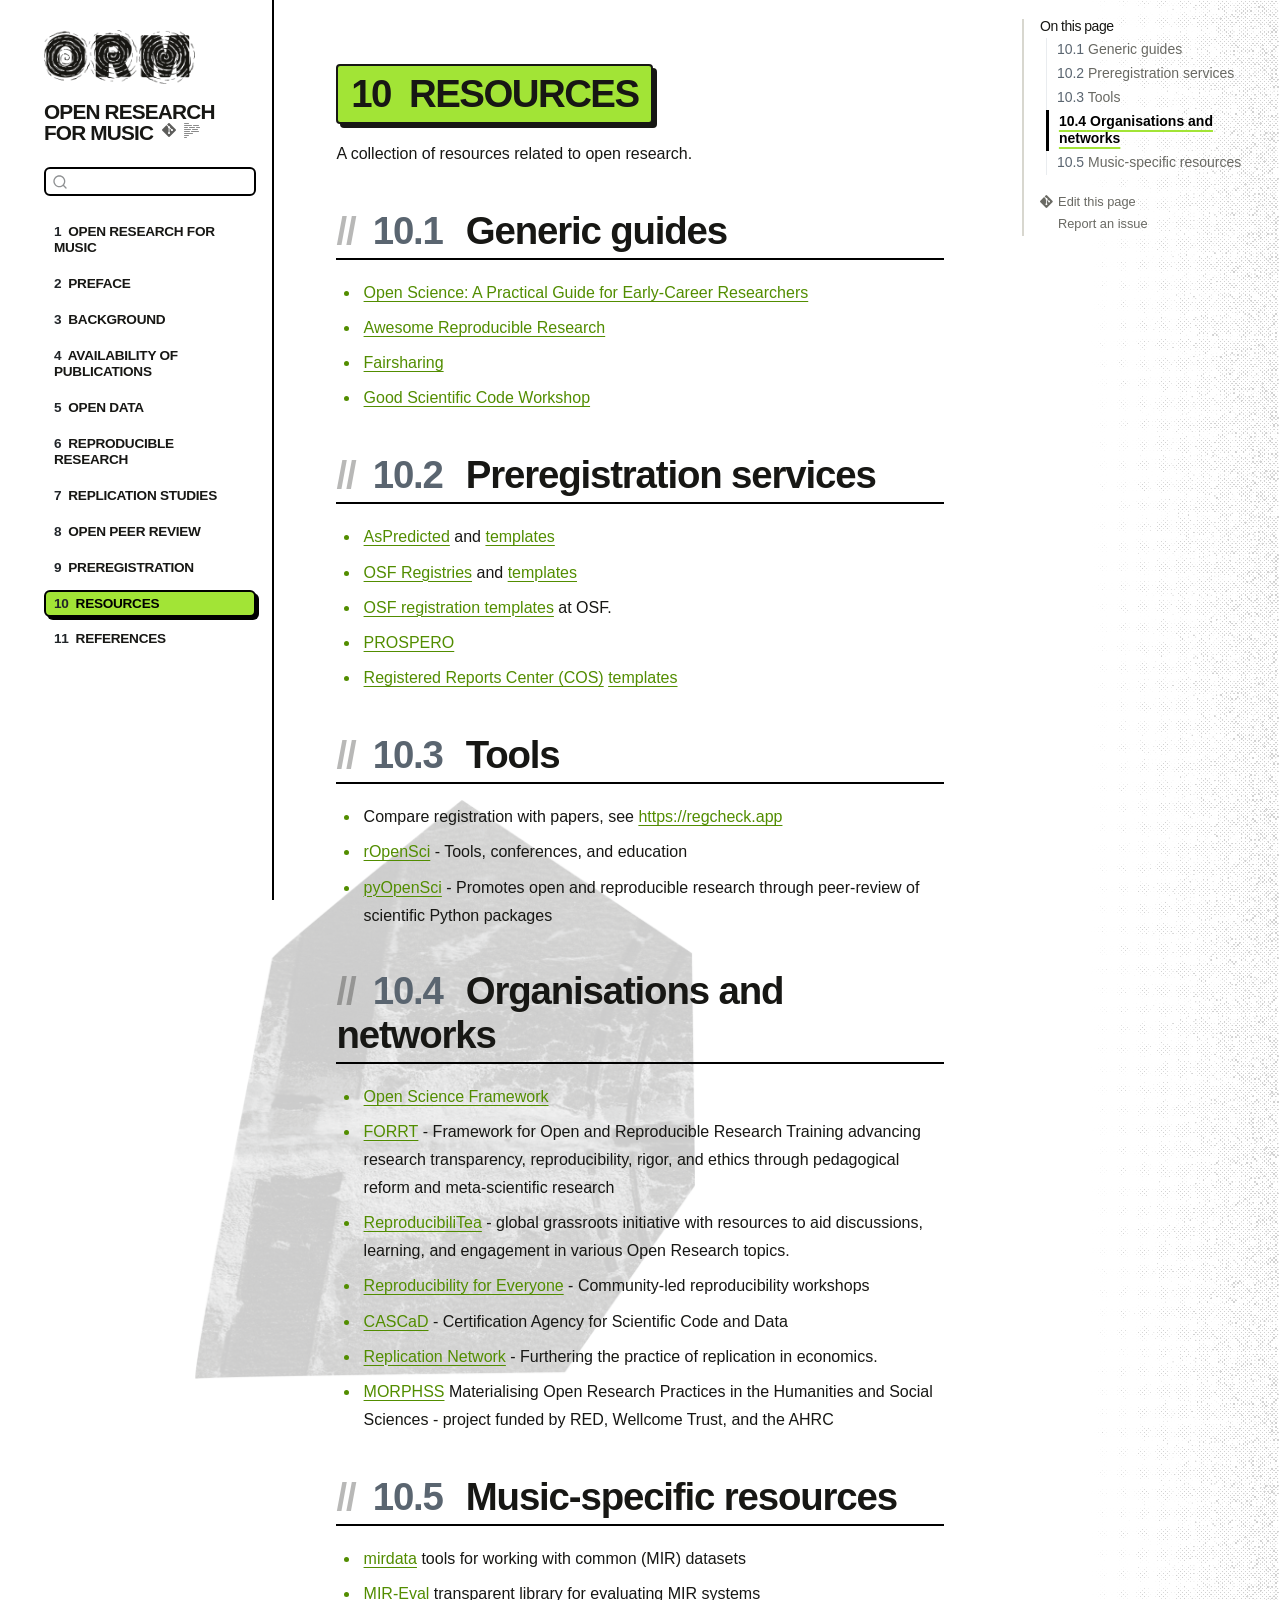
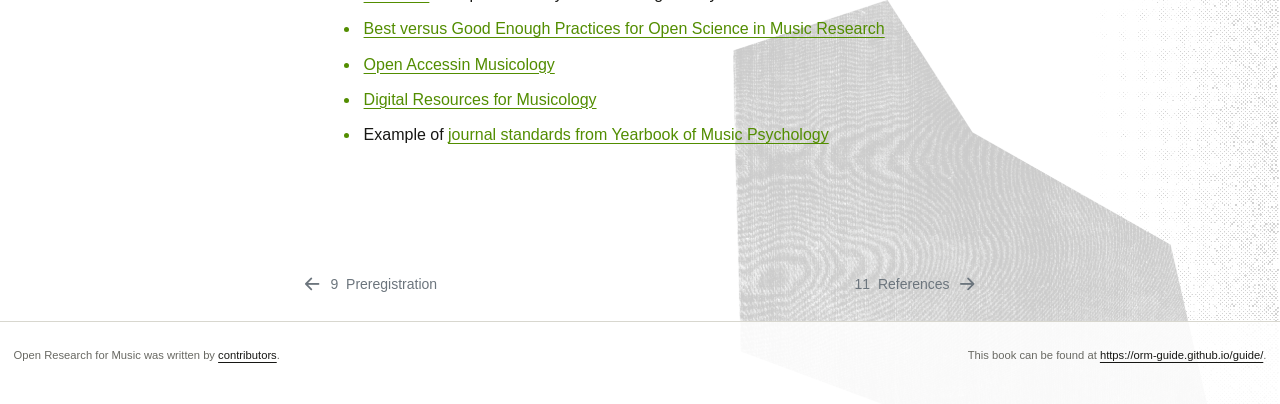
<file: docs/resources.html>
<!DOCTYPE html>
<html xmlns="http://www.w3.org/1999/xhtml" lang="en" xml:lang="en"><head>

<meta charset="utf-8">
<meta name="generator" content="quarto-1.10.18">

<meta name="viewport" content="width=device-width, initial-scale=1.0, user-scalable=yes">

<meta name="author" content="Tuomas Eerola">

<title>10&nbsp; Resources – Open Research for Music</title>
<style>
/* Default styles provided by pandoc.
** See https://pandoc.org/MANUAL.html#variables-for-html for config info.
*/
span.smallcaps{font-variant: small-caps;}
div.columns{display: flex; gap: 1.5em;}
div.column{flex: auto;}
@media screen {
div.columns{gap: min(4vw, 1.5em);}
div.column{overflow-x: auto;}
}
div.hanging-indent{margin-left: 1.5em; text-indent: -1.5em;}
ul.task-list{list-style: none;}
ul.task-list li input[type="checkbox"] {
  width: 0.8em;
  margin: 0 0.8em 0.2em -1em; /* quarto-specific, see https://github.com/quarto-dev/quarto-cli/issues/4556 */ 
  vertical-align: middle;
}
</style>


<script src="site_libs/quarto-nav/quarto-nav.js"></script>
<script src="site_libs/quarto-nav/headroom.min.js"></script>
<script src="site_libs/clipboard/clipboard.min.js"></script>
<script src="site_libs/quarto-search/autocomplete.umd.js"></script>
<script src="site_libs/quarto-search/fuse.min.js"></script>
<script src="site_libs/quarto-search/quarto-search.js"></script>
<meta name="quarto:offset" content="./">
<link href="./references.html" rel="next">
<link href="./section7.html" rel="prev">
<link href="./assets/orm-M-green.png" rel="icon" type="image/png">
<script src="site_libs/quarto-html/quarto.js" type="module"></script>
<script src="site_libs/quarto-html/tabsets/tabsets.js" type="module"></script>
<script src="site_libs/quarto-html/popper.min.js"></script>
<script src="site_libs/quarto-html/tippy.umd.min.js"></script>
<script src="site_libs/quarto-html/anchor.min.js"></script>
<link href="site_libs/quarto-html/tippy.css" rel="stylesheet">
<link href="site_libs/quarto-html/quarto-syntax-highlighting-64a204ab8560d761af7679ceaba22944.css" rel="stylesheet" id="quarto-text-highlighting-styles">
<script src="site_libs/bootstrap/bootstrap.min.js"></script>
<link href="site_libs/bootstrap/bootstrap-icons.css" rel="stylesheet">
<link href="site_libs/bootstrap/bootstrap-1d6a821679d0f0517f891505f12ca3c2.min.css" rel="stylesheet" append-hash="true" id="quarto-bootstrap" data-mode="light">
<script id="quarto-search-options" type="application/json">{
  "location": "sidebar",
  "copy-button": false,
  "collapse-after": 3,
  "panel-placement": "start",
  "type": "textbox",
  "limit": 50,
  "keyboard-shortcut": [
    "f",
    "/",
    "s"
  ],
  "show-item-context": false,
  "language": {
    "search-no-results-text": "No results",
    "search-matching-documents-text": "matching documents",
    "search-copy-link-title": "Copy link to search",
    "search-hide-matches-text": "Hide additional matches",
    "search-more-match-text": "more match in this document",
    "search-more-matches-text": "more matches in this document",
    "search-clear-button-title": "Clear",
    "search-text-placeholder": "",
    "search-detached-cancel-button-title": "Cancel",
    "search-submit-button-title": "Submit",
    "search-label": "Search"
  }
}</script>
<script>
  document.documentElement.classList.add('orm-rich');
  if (
    window.location.pathname.endsWith('/index.html') ||
    window.location.pathname.endsWith('/')
  ) {
    document.documentElement.classList.add('orm-index');
  }
</script>


<link rel="stylesheet" href="orm.css">
</head>

<body class="nav-sidebar floating quarto-light">

<div id="quarto-search-results"></div>
  <header id="quarto-header" class="headroom fixed-top">
  <nav class="quarto-secondary-nav">
    <div class="container-fluid d-flex">
      <button type="button" class="quarto-btn-toggle btn" data-bs-toggle="collapse" role="button" data-bs-target=".quarto-sidebar-collapse-item" aria-controls="quarto-sidebar" aria-expanded="false" aria-label="Toggle sidebar navigation" onclick="if (window.quartoToggleHeadroom) { window.quartoToggleHeadroom(); }">
        <i class="bi bi-layout-text-sidebar-reverse"></i>
      </button>
        <nav class="quarto-page-breadcrumbs" aria-label="breadcrumb"><ol class="breadcrumb"><li class="breadcrumb-item"><a href="./resources.html"><span class="chapter-number">10</span>&nbsp; <span class="chapter-title">Resources</span></a></li></ol></nav>
        <a class="flex-grow-1" role="navigation" data-bs-toggle="collapse" data-bs-target=".quarto-sidebar-collapse-item" aria-controls="quarto-sidebar" aria-expanded="false" aria-label="Toggle sidebar navigation" onclick="if (window.quartoToggleHeadroom) { window.quartoToggleHeadroom(); }">      
        </a>
      <button type="button" class="btn quarto-search-button" aria-label="Search" onclick="window.quartoOpenSearch();">
        <i class="bi bi-search"></i>
      </button>
    </div>
  </nav>
</header>
<!-- content -->
<div id="quarto-content" class="quarto-container page-columns page-rows-contents page-layout-article">
<!-- sidebar -->
  <nav id="quarto-sidebar" class="sidebar collapse collapse-horizontal quarto-sidebar-collapse-item sidebar-navigation floating overflow-auto">
    <div class="pt-lg-2 mt-2 text-left sidebar-header sidebar-header-stacked">
      <a href="./index.html" class="sidebar-logo-link">
      <img src="./assets/orm-logo.png" alt="Open Research for Music" class="sidebar-logo light-content py-0 d-lg-inline d-none">
      <img src="./assets/orm-logo.png" alt="Open Research for Music" class="sidebar-logo dark-content py-0 d-lg-inline d-none">
      </a>
    <div class="sidebar-title mb-0 py-0">
      <a href="./">Open Research for Music</a> 
        <div class="sidebar-tools-main">
    <a href="https://orm-guide.github.io/guide/" title="Source Code" class="quarto-navigation-tool px-1" aria-label="Source Code"><i class="bi bi-git"></i></a>
  <a href="" class="quarto-reader-toggle quarto-navigation-tool px-1" onclick="window.quartoToggleReader(); return false;" title="Toggle reader mode">
  <div class="quarto-reader-toggle-btn">
  <i class="bi"></i>
  </div>
</a>
</div>
    </div>
      </div>
        <div class="mt-2 flex-shrink-0 align-items-center">
        <div class="sidebar-search">
        <div id="quarto-search" class="" title="Search"></div>
        </div>
        </div>
    <div class="sidebar-menu-container"> 
    <ul class="list-unstyled mt-1">
        <li class="sidebar-item">
  <div class="sidebar-item-container"> 
  <a href="./index.html" class="sidebar-item-text sidebar-link">
 <span class="menu-text"><span class="chapter-number">1</span>&nbsp; <span class="chapter-title">Open Research for Music</span></span></a>
  </div>
</li>
        <li class="sidebar-item">
  <div class="sidebar-item-container"> 
  <a href="./preface.html" class="sidebar-item-text sidebar-link">
 <span class="menu-text"><span class="chapter-number">2</span>&nbsp; <span class="chapter-title">Preface</span></span></a>
  </div>
</li>
        <li class="sidebar-item">
  <div class="sidebar-item-container"> 
  <a href="./section1.html" class="sidebar-item-text sidebar-link">
 <span class="menu-text"><span class="chapter-number">3</span>&nbsp; <span class="chapter-title">Background</span></span></a>
  </div>
</li>
        <li class="sidebar-item">
  <div class="sidebar-item-container"> 
  <a href="./section2.html" class="sidebar-item-text sidebar-link">
 <span class="menu-text"><span class="chapter-number">4</span>&nbsp; <span class="chapter-title">Availability of publications</span></span></a>
  </div>
</li>
        <li class="sidebar-item">
  <div class="sidebar-item-container"> 
  <a href="./section3.html" class="sidebar-item-text sidebar-link">
 <span class="menu-text"><span class="chapter-number">5</span>&nbsp; <span class="chapter-title">Open Data</span></span></a>
  </div>
</li>
        <li class="sidebar-item">
  <div class="sidebar-item-container"> 
  <a href="./section4.html" class="sidebar-item-text sidebar-link">
 <span class="menu-text"><span class="chapter-number">6</span>&nbsp; <span class="chapter-title">Reproducible research</span></span></a>
  </div>
</li>
        <li class="sidebar-item">
  <div class="sidebar-item-container"> 
  <a href="./section5.html" class="sidebar-item-text sidebar-link">
 <span class="menu-text"><span class="chapter-number">7</span>&nbsp; <span class="chapter-title">Replication Studies</span></span></a>
  </div>
</li>
        <li class="sidebar-item">
  <div class="sidebar-item-container"> 
  <a href="./section6.html" class="sidebar-item-text sidebar-link">
 <span class="menu-text"><span class="chapter-number">8</span>&nbsp; <span class="chapter-title">Open peer review</span></span></a>
  </div>
</li>
        <li class="sidebar-item">
  <div class="sidebar-item-container"> 
  <a href="./section7.html" class="sidebar-item-text sidebar-link">
 <span class="menu-text"><span class="chapter-number">9</span>&nbsp; <span class="chapter-title">Preregistration</span></span></a>
  </div>
</li>
        <li class="sidebar-item">
  <div class="sidebar-item-container"> 
  <a href="./resources.html" class="sidebar-item-text sidebar-link active">
 <span class="menu-text"><span class="chapter-number">10</span>&nbsp; <span class="chapter-title">Resources</span></span></a>
  </div>
</li>
        <li class="sidebar-item">
  <div class="sidebar-item-container"> 
  <a href="./references.html" class="sidebar-item-text sidebar-link">
 <span class="menu-text"><span class="chapter-number">11</span>&nbsp; <span class="chapter-title">References</span></span></a>
  </div>
</li>
    </ul>
    </div>
</nav>
<div id="quarto-sidebar-glass" class="quarto-sidebar-collapse-item" data-bs-toggle="collapse" data-bs-target=".quarto-sidebar-collapse-item"></div>
<!-- margin-sidebar -->
    <div id="quarto-margin-sidebar" class="sidebar margin-sidebar">
        <nav id="TOC" role="doc-toc" class="toc-active">
    <h2 id="toc-title">On this page</h2>
   
  <ul>
  <li><a href="#generic-guides" id="toc-generic-guides" class="nav-link active" data-scroll-target="#generic-guides"><span class="header-section-number">10.1</span> Generic guides</a></li>
  <li><a href="#preregistration-services" id="toc-preregistration-services" class="nav-link" data-scroll-target="#preregistration-services"><span class="header-section-number">10.2</span> Preregistration services</a></li>
  <li><a href="#tools" id="toc-tools" class="nav-link" data-scroll-target="#tools"><span class="header-section-number">10.3</span> Tools</a></li>
  <li><a href="#organisations-and-networks" id="toc-organisations-and-networks" class="nav-link" data-scroll-target="#organisations-and-networks"><span class="header-section-number">10.4</span> Organisations and networks</a></li>
  <li><a href="#music-specific-resources" id="toc-music-specific-resources" class="nav-link" data-scroll-target="#music-specific-resources"><span class="header-section-number">10.5</span> Music-specific resources</a></li>
  </ul>
<div class="toc-actions"><ul><li><a href="https://orm-guide.github.io/guide/edit/main/resources.qmd" class="toc-action"><i class="bi bi-git"></i>Edit this page</a></li><li><a href="https://orm-guide.github.io/guide/issues/new" class="toc-action"><i class="bi empty"></i>Report an issue</a></li></ul></div></nav>
    </div>
<!-- main -->
<main class="content" id="quarto-document-content">

<header id="title-block-header" class="quarto-title-block default">
<div class="quarto-title">
<h1 class="title"><span id="sec-resources" class="quarto-section-identifier"><span class="chapter-number">10</span>&nbsp; <span class="chapter-title">Resources</span></span></h1>
</div>



<div class="quarto-title-meta">

    
  
    
  </div>
  


</header>


<p>A collection of resources related to open research.</p>
<section id="generic-guides" class="level2" data-number="10.1">
<h2 data-number="10.1" class="anchored" data-anchor-id="generic-guides"><span class="header-section-number">10.1</span> Generic guides</h2>
<ul>
<li><a href="https://zenodo.org/records/7716153">Open Science: A Practical Guide for Early-Career Researchers</a></li>
<li><a href="https://github.com/leipzig/awesome-reproducible-research">Awesome Reproducible Research</a></li>
<li><a href="https://fairsharing.org">Fairsharing</a></li>
<li><a href="https://github.com/JuliaDynamics/GoodScientificCodeWorkshop/tree/main">Good Scientific Code Workshop</a></li>
</ul>
</section>
<section id="preregistration-services" class="level2" data-number="10.2">
<h2 data-number="10.2" class="anchored" data-anchor-id="preregistration-services"><span class="header-section-number">10.2</span> Preregistration services</h2>
<ul>
<li><a href="https://aspredicted.org/">AsPredicted</a> and <a href="https://osf.io/zab38/files/fnsb6">templates</a></li>
<li><a href="https://osf.io/registries">OSF Registries</a> and <a href="https://help.osf.io/article/330-welcome-to-registrations">templates</a></li>
<li><a href="https://help.osf.io/article/229-select-a-registration-template">OSF registration templates</a> at OSF.</li>
<li><a href="https://www.crd.york.ac.uk/prospero/">PROSPERO</a></li>
<li><a href="https://www.cos.io/rr">Registered Reports Center (COS)</a> <a href="https://osf.io/d4fh5/files/93znh">templates</a></li>
</ul>
</section>
<section id="tools" class="level2" data-number="10.3">
<h2 data-number="10.3" class="anchored" data-anchor-id="tools"><span class="header-section-number">10.3</span> Tools</h2>
<ul>
<li>Compare registration with papers, see <a href="https://regcheck.app">https://regcheck.app</a></li>
<li><a href="https://ropensci.org/">rOpenSci</a> - Tools, conferences, and education</li>
<li><a href="https://www.pyopensci.org/">pyOpenSci</a> - Promotes open and reproducible research through peer-review of scientific Python packages</li>
</ul>
</section>
<section id="organisations-and-networks" class="level2" data-number="10.4">
<h2 data-number="10.4" class="anchored" data-anchor-id="organisations-and-networks"><span class="header-section-number">10.4</span> Organisations and networks</h2>
<ul>
<li><a href="https://osf.io/">Open Science Framework</a></li>
<li><a href="https://forrt.org/">FORRT</a> - Framework for Open and Reproducible Research Training advancing research transparency, reproducibility, rigor, and ethics through pedagogical reform and meta-scientific research</li>
<li><a href="https://reproducibilitea.org">ReproducibiliTea</a> - global grassroots initiative with resources to aid discussions, learning, and engagement in various Open Research topics.</li>
<li><a href="https://www.repro4everyone.org/">Reproducibility for Everyone</a> - Community-led reproducibility workshops</li>
<li><a href="https://www.cascad.tech/">CASCaD</a> - Certification Agency for Scientific Code and Data</li>
<li><a href="https://replicationnetwork.com/">Replication Network</a> - Furthering the practice of replication in economics.</li>
<li><a href="https://morphss.hcommons.org">MORPHSS</a> Materialising Open Research Practices in the Humanities and Social Sciences - project funded by RED, Wellcome Trust, and the AHRC</li>
</ul>
</section>
<section id="music-specific-resources" class="level2" data-number="10.5">
<h2 data-number="10.5" class="anchored" data-anchor-id="music-specific-resources"><span class="header-section-number">10.5</span> Music-specific resources</h2>
<ul>
<li><a href="https://mirdata.readthedocs.io/en/stable/">mirdata</a> tools for working with common (MIR) datasets</li>
<li><a href="https://mir-eval.readthedocs.io/latest/">MIR-Eval</a> transparent library for evaluating MIR systems</li>
<li><a href="https://emusicology.org/article/id/4788/">Best versus Good Enough Practices for Open Science in Music Research</a></li>
<li><a href="https://open-access.network/en/information/subject-specific-open-access/musicology">Open Accessin Musicology</a></li>
<li><a href="https://drm.ccarh.org/">Digital Resources for Musicology</a></li>
<li>Example of <a href="https://jbdgm.psychopen.eu/index.php/JBDGM/open-science">journal standards from Yearbook of Music Psychology</a></li>
</ul>


</section>

</main> <!-- /main -->
<script id="quarto-html-after-body" type="application/javascript">
  window.document.addEventListener("DOMContentLoaded", function (event) {
    const icon = "";
    const anchorJS = new window.AnchorJS();
    anchorJS.options = {
      placement: 'right',
      icon: icon
    };
    anchorJS.add('.anchored');
    const isCodeAnnotation = (el) => {
      for (const clz of el.classList) {
        if (clz.startsWith('code-annotation-')) {                     
          return true;
        }
      }
      return false;
    }
    const onCopySuccess = function(e) {
      // button target
      const button = e.trigger;
      // don't keep focus
      button.blur();
      // flash "checked"
      button.classList.add('code-copy-button-checked');
      var currentTitle = button.getAttribute("title");
      button.setAttribute("title", "Copied!");
      let tooltip;
      if (window.bootstrap) {
        button.setAttribute("data-bs-toggle", "tooltip");
        button.setAttribute("data-bs-placement", "left");
        button.setAttribute("data-bs-title", "Copied!");
        tooltip = new bootstrap.Tooltip(button, 
          { trigger: "manual", 
            customClass: "code-copy-button-tooltip",
            offset: [0, -8]});
        tooltip.show();    
      }
      setTimeout(function() {
        if (tooltip) {
          tooltip.hide();
          button.removeAttribute("data-bs-title");
          button.removeAttribute("data-bs-toggle");
          button.removeAttribute("data-bs-placement");
        }
        button.setAttribute("title", currentTitle);
        button.classList.remove('code-copy-button-checked');
      }, 1000);
      // clear code selection
      e.clearSelection();
    }
    const getTextToCopy = function(trigger) {
      const outerScaffold = trigger.parentElement.cloneNode(true);
      const codeEl = outerScaffold.querySelector('code');
      for (const childEl of codeEl.children) {
        if (isCodeAnnotation(childEl)) {
          childEl.remove();
        }
      }
      return codeEl.innerText;
    }
    const clipboard = new window.ClipboardJS('.code-copy-button:not([data-in-quarto-modal])', {
      text: getTextToCopy
    });
    clipboard.on('success', onCopySuccess);
    if (window.document.getElementById('quarto-embedded-source-code-modal')) {
      const clipboardModal = new window.ClipboardJS('.code-copy-button[data-in-quarto-modal]', {
        text: getTextToCopy,
        container: window.document.getElementById('quarto-embedded-source-code-modal')
      });
      clipboardModal.on('success', onCopySuccess);
    }
      var localhostRegex = new RegExp(/^(?:http|https):\/\/localhost\:?[0-9]*\//);
      var mailtoRegex = new RegExp(/^mailto:/);
        var filterRegex = new RegExp("https:\/\/orm-guide\.github\.io\/guide\/");
      var isInternal = (href) => {
          return filterRegex.test(href) || localhostRegex.test(href) || mailtoRegex.test(href);
      }
      // Inspect non-navigation links and adorn them if external
     var links = window.document.querySelectorAll('a[href]:not(.nav-link):not(.navbar-brand):not(.toc-action):not(.sidebar-link):not(.sidebar-item-toggle):not(.pagination-link):not(.no-external):not([aria-hidden]):not(.dropdown-item):not(.quarto-navigation-tool):not(.about-link)');
      for (var i=0; i<links.length; i++) {
        const link = links[i];
        if (!isInternal(link.href)) {
          // undo the damage that might have been done by quarto-nav.js in the case of
          // links that we want to consider external
          if (link.dataset.originalHref !== undefined) {
            link.href = link.dataset.originalHref;
          }
        }
      }
    function tippyHover(el, contentFn, onTriggerFn, onUntriggerFn) {
      const config = {
        allowHTML: true,
        maxWidth: 500,
        delay: 100,
        arrow: false,
        appendTo: function(el) {
            return el.parentElement;
        },
        interactive: true,
        interactiveBorder: 10,
        theme: 'quarto',
        placement: 'bottom-start',
      };
      if (contentFn) {
        config.content = contentFn;
      }
      if (onTriggerFn) {
        config.onTrigger = onTriggerFn;
      }
      if (onUntriggerFn) {
        config.onUntrigger = onUntriggerFn;
      }
      window.tippy(el, config); 
    }
    const noterefs = window.document.querySelectorAll('a[role="doc-noteref"]');
    for (var i=0; i<noterefs.length; i++) {
      const ref = noterefs[i];
      tippyHover(ref, function() {
        // use id or data attribute instead here
        let href = ref.getAttribute('data-footnote-href') || ref.getAttribute('href');
        try { href = new URL(href).hash; } catch {}
        const id = href.replace(/^#\/?/, "");
        const note = window.document.getElementById(id);
        if (note) {
          return note.innerHTML;
        } else {
          return "";
        }
      });
    }
    const xrefs = window.document.querySelectorAll('a.quarto-xref');
    const processXRef = (id, note) => {
      // Strip column container classes
      const stripColumnClz = (el) => {
        el.classList.remove("page-full", "page-columns");
        if (el.children) {
          for (const child of el.children) {
            stripColumnClz(child);
          }
        }
      }
      stripColumnClz(note)
      if (id === null || id.startsWith('sec-')) {
        // Special case sections, only their first couple elements
        const container = document.createElement("div");
        if (note.children && note.children.length > 2) {
          container.appendChild(note.children[0].cloneNode(true));
          for (let i = 1; i < note.children.length; i++) {
            const child = note.children[i];
            if (child.tagName === "P" && child.innerText === "") {
              continue;
            } else {
              container.appendChild(child.cloneNode(true));
              break;
            }
          }
          if (window.Quarto?.typesetMath) {
            window.Quarto.typesetMath(container);
          }
          return container.innerHTML
        } else {
          if (window.Quarto?.typesetMath) {
            window.Quarto.typesetMath(note);
          }
          return note.innerHTML;
        }
      } else {
        // Remove any anchor links if they are present
        const anchorLink = note.querySelector('a.anchorjs-link');
        if (anchorLink) {
          anchorLink.remove();
        }
        if (window.Quarto?.typesetMath) {
          window.Quarto.typesetMath(note);
        }
        if (note.classList.contains("callout")) {
          return note.outerHTML;
        } else {
          return note.innerHTML;
        }
      }
    }
    for (var i=0; i<xrefs.length; i++) {
      const xref = xrefs[i];
      tippyHover(xref, undefined, function(instance) {
        instance.disable();
        let url = xref.getAttribute('href');
        let hash = undefined; 
        if (url.startsWith('#')) {
          hash = url;
        } else {
          try { hash = new URL(url).hash; } catch {}
        }
        if (hash) {
          const id = hash.replace(/^#\/?/, "");
          const note = window.document.getElementById(id);
          if (note !== null) {
            try {
              const html = processXRef(id, note.cloneNode(true));
              instance.setContent(html);
            } finally {
              instance.enable();
              instance.show();
            }
          } else {
            // See if we can fetch this
            fetch(url.split('#')[0])
            .then(res => res.text())
            .then(html => {
              const parser = new DOMParser();
              const htmlDoc = parser.parseFromString(html, "text/html");
              const note = htmlDoc.getElementById(id);
              if (note !== null) {
                const html = processXRef(id, note);
                instance.setContent(html);
              } 
            }).finally(() => {
              instance.enable();
              instance.show();
            });
          }
        } else {
          // See if we can fetch a full url (with no hash to target)
          // This is a special case and we should probably do some content thinning / targeting
          fetch(url)
          .then(res => res.text())
          .then(html => {
            const parser = new DOMParser();
            const htmlDoc = parser.parseFromString(html, "text/html");
            const note = htmlDoc.querySelector('main.content');
            if (note !== null) {
              // This should only happen for chapter cross references
              // (since there is no id in the URL)
              // remove the first header
              if (note.children.length > 0 && note.children[0].tagName === "HEADER") {
                note.children[0].remove();
              }
              const html = processXRef(null, note);
              instance.setContent(html);
            } 
          }).finally(() => {
            instance.enable();
            instance.show();
          });
        }
      }, function(instance) {
      });
    }
        let selectedAnnoteEl;
        const selectorForAnnotation = ( cell, annotation) => {
          let cellAttr = 'data-code-cell="' + cell + '"';
          let lineAttr = 'data-code-annotation="' +  annotation + '"';
          const selector = 'span[' + cellAttr + '][' + lineAttr + ']';
          return selector;
        }
        const selectCodeLines = (annoteEl) => {
          const doc = window.document;
          const targetCell = annoteEl.getAttribute("data-target-cell");
          const targetAnnotation = annoteEl.getAttribute("data-target-annotation");
          const annoteSpan = window.document.querySelector(selectorForAnnotation(targetCell, targetAnnotation));
          const lines = annoteSpan.getAttribute("data-code-lines").split(",");
          const lineIds = lines.map((line) => {
            return targetCell + "-" + line;
          })
          let top = null;
          let height = null;
          let parent = null;
          if (lineIds.length > 0) {
              //compute the position of the single el (top and bottom and make a div)
              const el = window.document.getElementById(lineIds[0]);
              top = el.offsetTop;
              height = el.offsetHeight;
              parent = el.parentElement.parentElement;
            if (lineIds.length > 1) {
              const lastEl = window.document.getElementById(lineIds[lineIds.length - 1]);
              const bottom = lastEl.offsetTop + lastEl.offsetHeight;
              height = bottom - top;
            }
            if (top !== null && height !== null && parent !== null) {
              // cook up a div (if necessary) and position it 
              let div = window.document.getElementById("code-annotation-line-highlight");
              if (div === null) {
                div = window.document.createElement("div");
                div.setAttribute("id", "code-annotation-line-highlight");
                div.style.position = 'absolute';
                parent.appendChild(div);
              }
              div.style.top = top - 2 + "px";
              div.style.height = height + 4 + "px";
              div.style.left = 0;
              let gutterDiv = window.document.getElementById("code-annotation-line-highlight-gutter");
              if (gutterDiv === null) {
                gutterDiv = window.document.createElement("div");
                gutterDiv.setAttribute("id", "code-annotation-line-highlight-gutter");
                gutterDiv.style.position = 'absolute';
                const codeCell = window.document.getElementById(targetCell);
                const gutter = codeCell.querySelector('.code-annotation-gutter');
                gutter.appendChild(gutterDiv);
              }
              gutterDiv.style.top = top - 2 + "px";
              gutterDiv.style.height = height + 4 + "px";
            }
            selectedAnnoteEl = annoteEl;
          }
        };
        const unselectCodeLines = () => {
          const elementsIds = ["code-annotation-line-highlight", "code-annotation-line-highlight-gutter"];
          elementsIds.forEach((elId) => {
            const div = window.document.getElementById(elId);
            if (div) {
              div.remove();
            }
          });
          selectedAnnoteEl = undefined;
        };
          // Handle positioning of the toggle
      window.addEventListener(
        "resize",
        throttle(() => {
          elRect = undefined;
          if (selectedAnnoteEl) {
            selectCodeLines(selectedAnnoteEl);
          }
        }, 10)
      );
      function throttle(fn, ms) {
      let throttle = false;
      let timer;
        return (...args) => {
          if(!throttle) { // first call gets through
              fn.apply(this, args);
              throttle = true;
          } else { // all the others get throttled
              if(timer) clearTimeout(timer); // cancel #2
              timer = setTimeout(() => {
                fn.apply(this, args);
                timer = throttle = false;
              }, ms);
          }
        };
      }
        // Attach click handler to the DT
        const annoteDls = window.document.querySelectorAll('dt[data-target-cell]');
        for (const annoteDlNode of annoteDls) {
          annoteDlNode.addEventListener('click', (event) => {
            const clickedEl = event.target;
            if (clickedEl !== selectedAnnoteEl) {
              unselectCodeLines();
              const activeEl = window.document.querySelector('dt[data-target-cell].code-annotation-active');
              if (activeEl) {
                activeEl.classList.remove('code-annotation-active');
              }
              selectCodeLines(clickedEl);
              clickedEl.classList.add('code-annotation-active');
            } else {
              // Unselect the line
              unselectCodeLines();
              clickedEl.classList.remove('code-annotation-active');
            }
          });
        }
    const findCites = (el) => {
      const parentEl = el.parentElement;
      if (parentEl) {
        const cites = parentEl.dataset.cites;
        if (cites) {
          return {
            el,
            cites: cites.split(' ')
          };
        } else {
          return findCites(el.parentElement)
        }
      } else {
        return undefined;
      }
    };
    var bibliorefs = window.document.querySelectorAll('a[role="doc-biblioref"]');
    for (var i=0; i<bibliorefs.length; i++) {
      const ref = bibliorefs[i];
      const citeInfo = findCites(ref);
      if (citeInfo) {
        tippyHover(citeInfo.el, function() {
          var popup = window.document.createElement('div');
          citeInfo.cites.forEach(function(cite) {
            var citeDiv = window.document.createElement('div');
            citeDiv.classList.add('hanging-indent');
            citeDiv.classList.add('csl-entry');
            var biblioDiv = window.document.getElementById('ref-' + cite);
            if (biblioDiv) {
              citeDiv.innerHTML = biblioDiv.innerHTML;
            }
            popup.appendChild(citeDiv);
          });
          return popup.innerHTML;
        });
      }
    }
  });
  </script>
<nav class="page-navigation">
  <div class="nav-page nav-page-previous">
      <a href="./section7.html" class="pagination-link" aria-label="Preregistration">
        <i class="bi bi-arrow-left-short"></i> <span class="nav-page-text"><span class="chapter-number">9</span>&nbsp; <span class="chapter-title">Preregistration</span></span>
      </a>          
  </div>
  <div class="nav-page nav-page-next">
      <a href="./references.html" class="pagination-link" aria-label="References">
        <span class="nav-page-text"><span class="chapter-number">11</span>&nbsp; <span class="chapter-title">References</span></span> <i class="bi bi-arrow-right-short"></i>
      </a>
  </div>
</nav>
</div> <!-- /content -->
<footer class="footer">
  <div class="nav-footer">
    <div class="nav-footer-left">
<p>Open Research for Music was written by <a href="./preface.html">contributors</a>.</p>
</div>   
    <div class="nav-footer-center">
      &nbsp;
    <div class="toc-actions d-sm-block d-md-none"><ul><li><a href="https://orm-guide.github.io/guide/edit/main/resources.qmd" class="toc-action"><i class="bi bi-git"></i>Edit this page</a></li><li><a href="https://orm-guide.github.io/guide/issues/new" class="toc-action"><i class="bi empty"></i>Report an issue</a></li></ul></div></div>
    <div class="nav-footer-right">
<p>This book can be found at <a href="https://orm-guide.github.io/guide/">https://orm-guide.github.io/guide/</a>.</p>
</div>
  </div>
</footer>




</body></html>
</file>
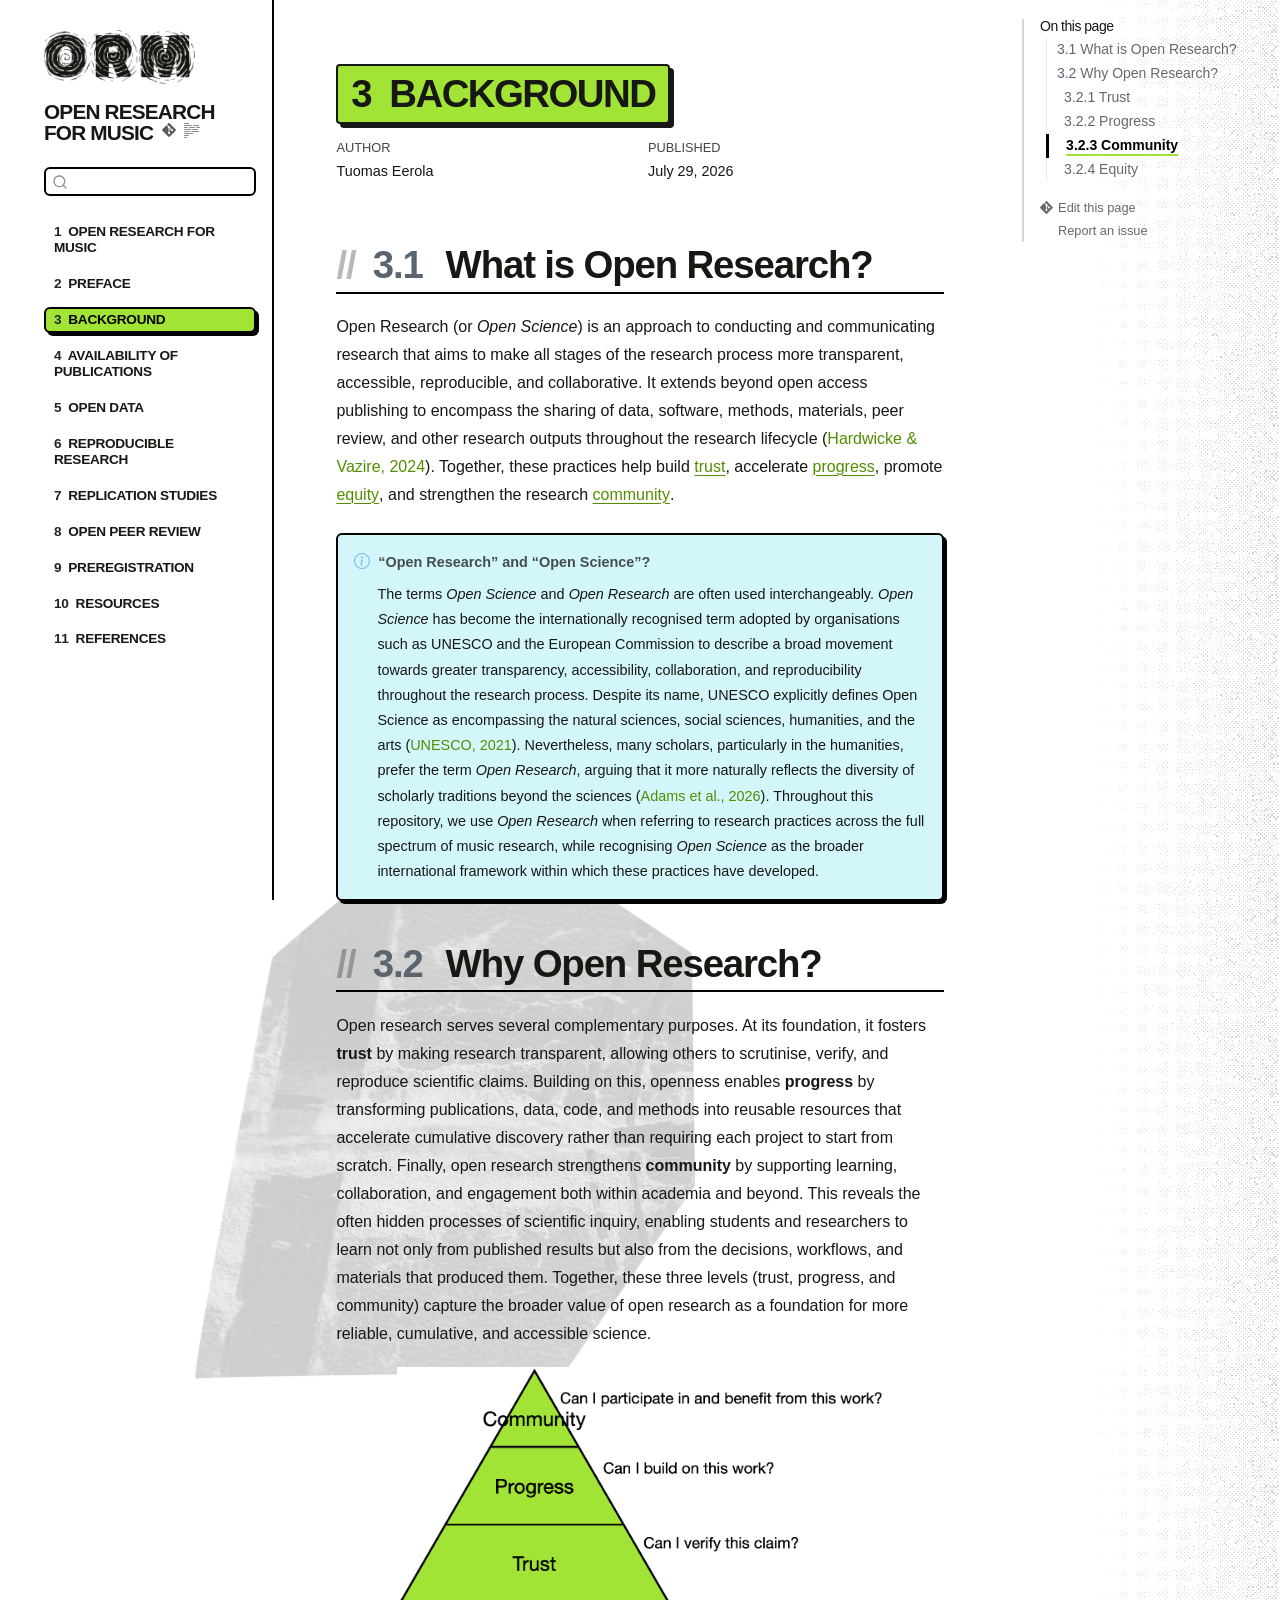
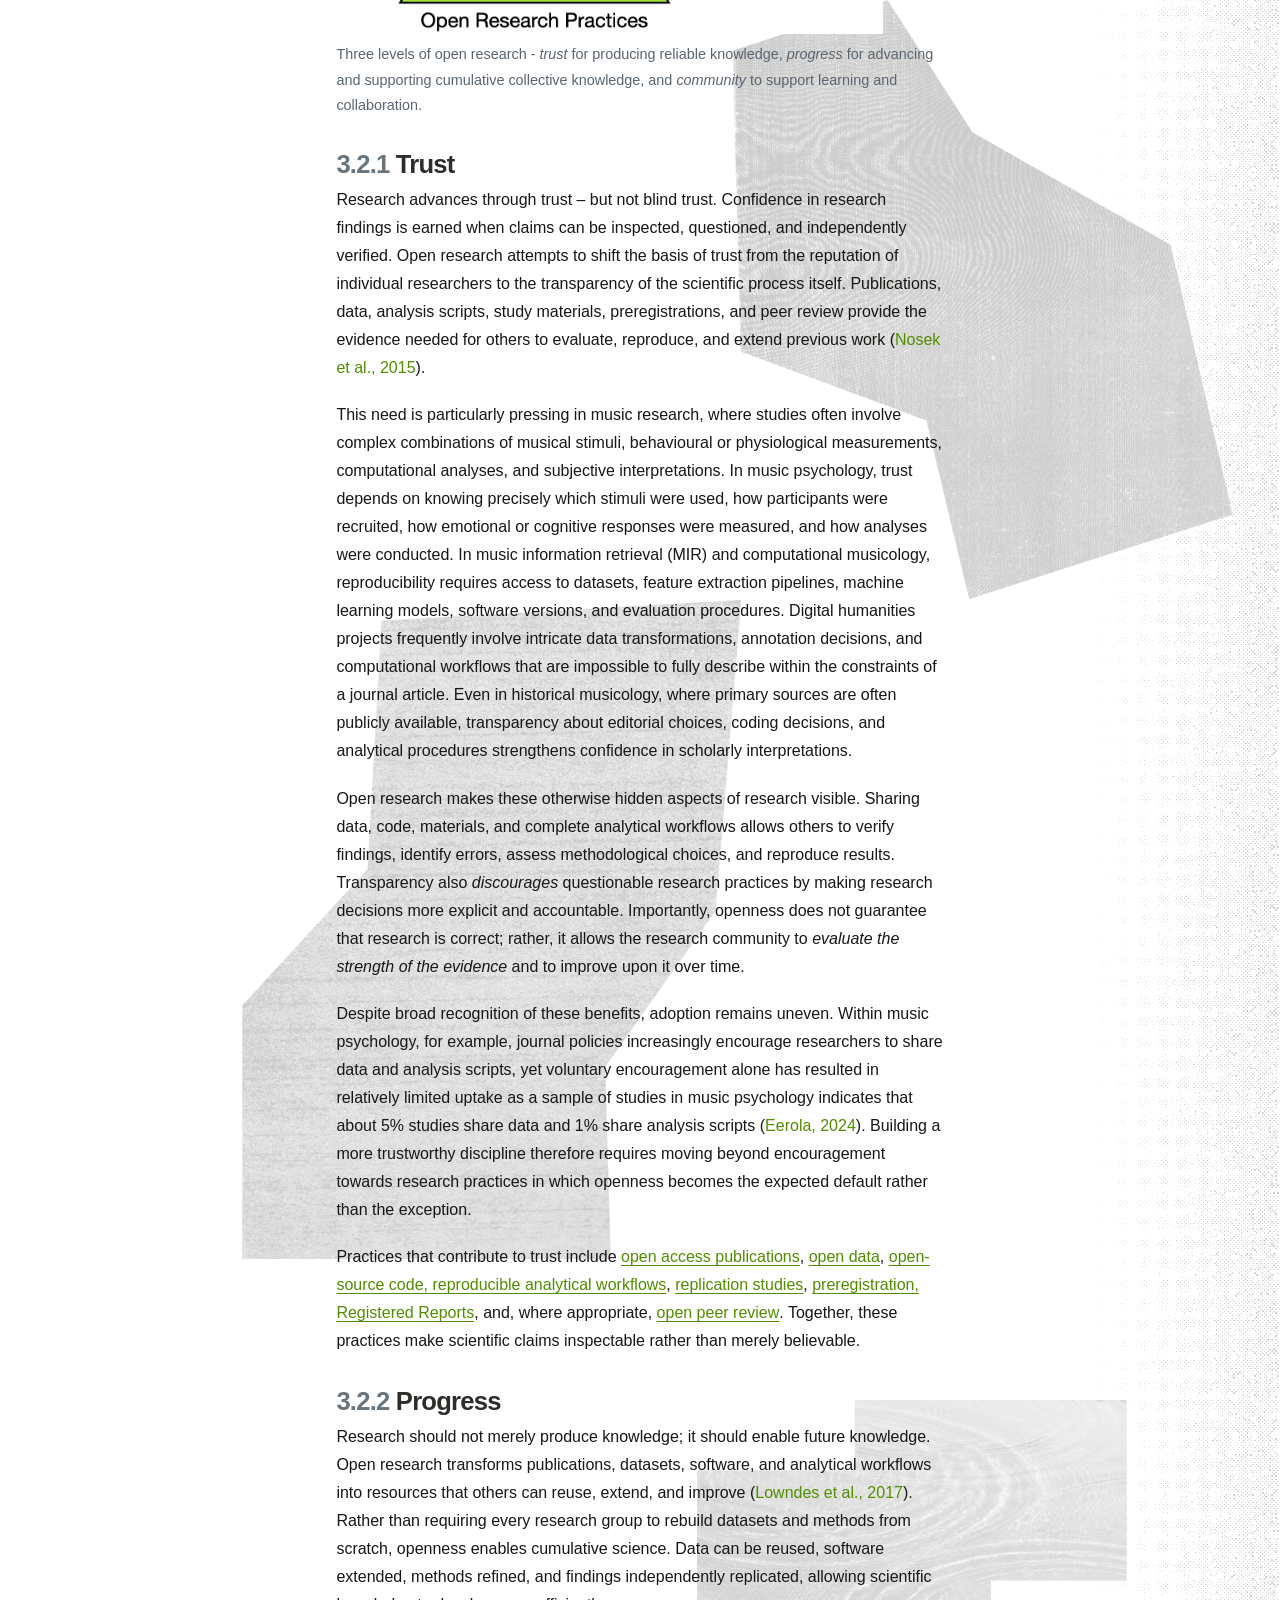
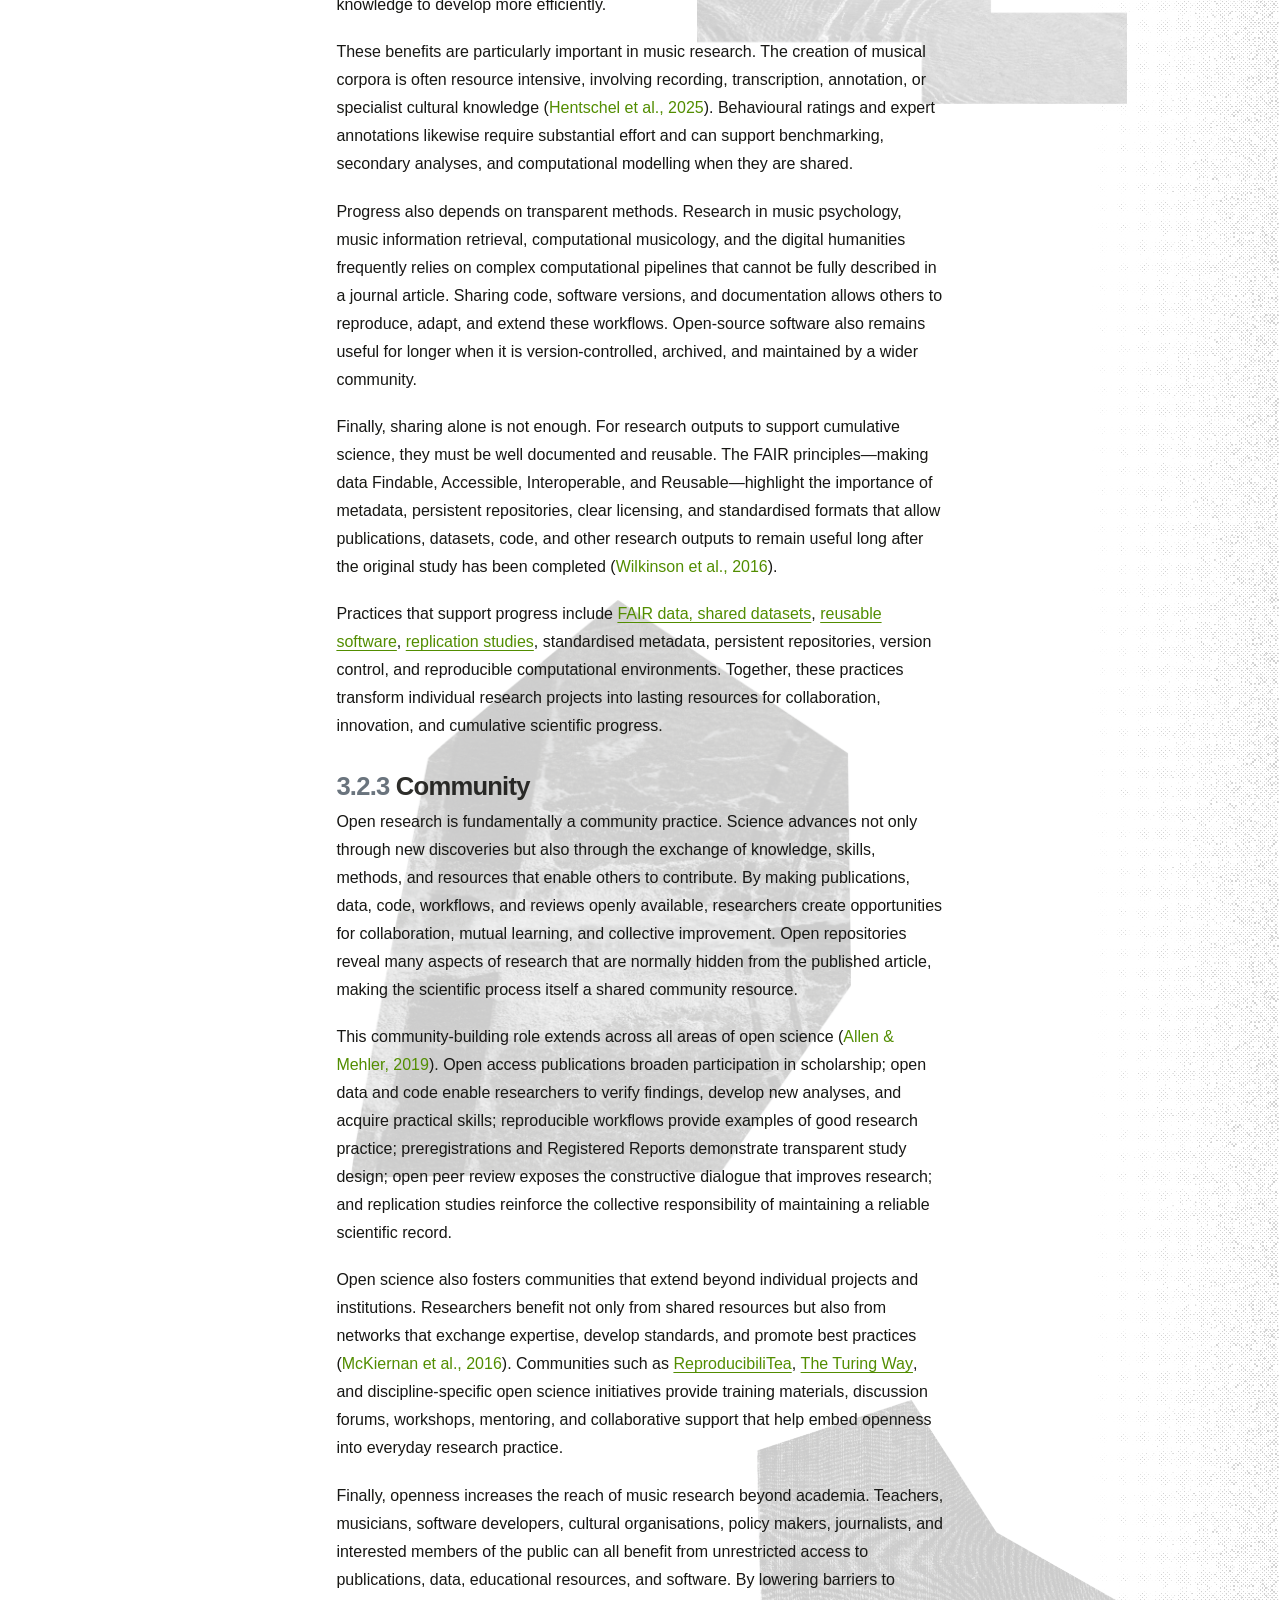
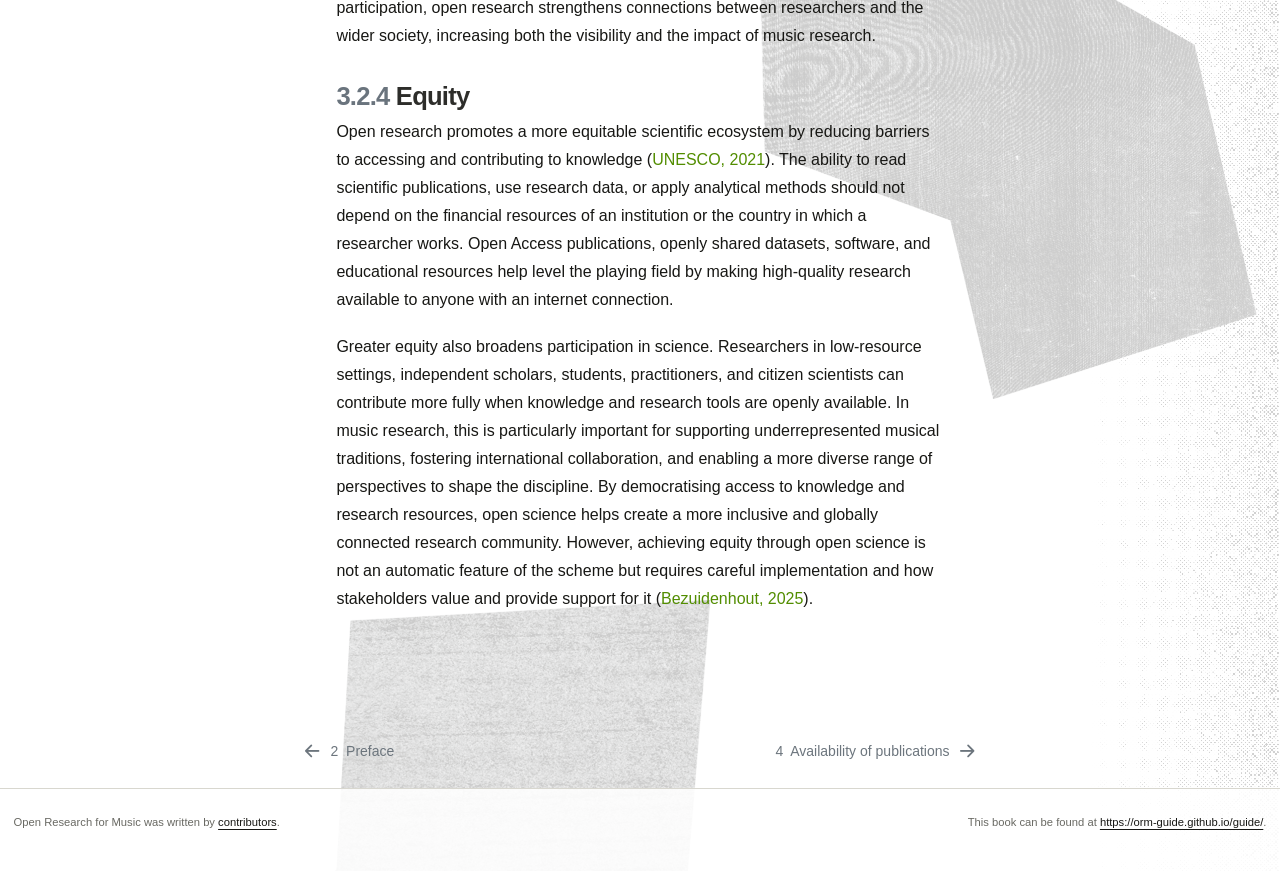
<file: docs/section1.html>
<!DOCTYPE html>
<html xmlns="http://www.w3.org/1999/xhtml" lang="en" xml:lang="en"><head>

<meta charset="utf-8">
<meta name="generator" content="quarto-1.10.18">

<meta name="viewport" content="width=device-width, initial-scale=1.0, user-scalable=yes">

<meta name="author" content="Tuomas Eerola">
<meta name="dcterms.date" content="2026-07-29">

<title>3&nbsp; Background – Open Research for Music</title>
<style>
/* Default styles provided by pandoc.
** See https://pandoc.org/MANUAL.html#variables-for-html for config info.
*/
span.smallcaps{font-variant: small-caps;}
div.columns{display: flex; gap: 1.5em;}
div.column{flex: auto;}
@media screen {
div.columns{gap: min(4vw, 1.5em);}
div.column{overflow-x: auto;}
}
div.hanging-indent{margin-left: 1.5em; text-indent: -1.5em;}
ul.task-list{list-style: none;}
ul.task-list li input[type="checkbox"] {
  width: 0.8em;
  margin: 0 0.8em 0.2em -1em; /* quarto-specific, see https://github.com/quarto-dev/quarto-cli/issues/4556 */ 
  vertical-align: middle;
}
/* CSS for citations */
div.csl-bib-body { }
div.csl-entry {
  clear: both;
  margin-bottom: 0em;
}
.hanging-indent div.csl-entry {
  margin-left:2em;
  text-indent:-2em;
}
div.csl-left-margin {
  min-width:2em;
  float:left;
}
div.csl-right-inline {
  margin-left:2em;
  padding-left:1em;
}
div.csl-indent {
  margin-left: 2em;
}</style>


<script src="site_libs/quarto-nav/quarto-nav.js"></script>
<script src="site_libs/quarto-nav/headroom.min.js"></script>
<script src="site_libs/clipboard/clipboard.min.js"></script>
<script src="site_libs/quarto-search/autocomplete.umd.js"></script>
<script src="site_libs/quarto-search/fuse.min.js"></script>
<script src="site_libs/quarto-search/quarto-search.js"></script>
<meta name="quarto:offset" content="./">
<link href="./section2.html" rel="next">
<link href="./preface.html" rel="prev">
<link href="./assets/orm-M-green.png" rel="icon" type="image/png">
<script src="site_libs/quarto-html/quarto.js" type="module"></script>
<script src="site_libs/quarto-html/tabsets/tabsets.js" type="module"></script>
<script src="site_libs/quarto-html/popper.min.js"></script>
<script src="site_libs/quarto-html/tippy.umd.min.js"></script>
<script src="site_libs/quarto-html/anchor.min.js"></script>
<link href="site_libs/quarto-html/tippy.css" rel="stylesheet">
<link href="site_libs/quarto-html/quarto-syntax-highlighting-64a204ab8560d761af7679ceaba22944.css" rel="stylesheet" id="quarto-text-highlighting-styles">
<script src="site_libs/bootstrap/bootstrap.min.js"></script>
<link href="site_libs/bootstrap/bootstrap-icons.css" rel="stylesheet">
<link href="site_libs/bootstrap/bootstrap-1d6a821679d0f0517f891505f12ca3c2.min.css" rel="stylesheet" append-hash="true" id="quarto-bootstrap" data-mode="light">
<script id="quarto-search-options" type="application/json">{
  "location": "sidebar",
  "copy-button": false,
  "collapse-after": 3,
  "panel-placement": "start",
  "type": "textbox",
  "limit": 50,
  "keyboard-shortcut": [
    "f",
    "/",
    "s"
  ],
  "show-item-context": false,
  "language": {
    "search-no-results-text": "No results",
    "search-matching-documents-text": "matching documents",
    "search-copy-link-title": "Copy link to search",
    "search-hide-matches-text": "Hide additional matches",
    "search-more-match-text": "more match in this document",
    "search-more-matches-text": "more matches in this document",
    "search-clear-button-title": "Clear",
    "search-text-placeholder": "",
    "search-detached-cancel-button-title": "Cancel",
    "search-submit-button-title": "Submit",
    "search-label": "Search"
  }
}</script>
<script>
  document.documentElement.classList.add('orm-rich');
  if (
    window.location.pathname.endsWith('/index.html') ||
    window.location.pathname.endsWith('/')
  ) {
    document.documentElement.classList.add('orm-index');
  }
</script>


<link rel="stylesheet" href="orm.css">
</head>

<body class="nav-sidebar floating quarto-light">

<div id="quarto-search-results"></div>
  <header id="quarto-header" class="headroom fixed-top">
  <nav class="quarto-secondary-nav">
    <div class="container-fluid d-flex">
      <button type="button" class="quarto-btn-toggle btn" data-bs-toggle="collapse" role="button" data-bs-target=".quarto-sidebar-collapse-item" aria-controls="quarto-sidebar" aria-expanded="false" aria-label="Toggle sidebar navigation" onclick="if (window.quartoToggleHeadroom) { window.quartoToggleHeadroom(); }">
        <i class="bi bi-layout-text-sidebar-reverse"></i>
      </button>
        <nav class="quarto-page-breadcrumbs" aria-label="breadcrumb"><ol class="breadcrumb"><li class="breadcrumb-item"><a href="./section1.html"><span class="chapter-number">3</span>&nbsp; <span class="chapter-title">Background</span></a></li></ol></nav>
        <a class="flex-grow-1" role="navigation" data-bs-toggle="collapse" data-bs-target=".quarto-sidebar-collapse-item" aria-controls="quarto-sidebar" aria-expanded="false" aria-label="Toggle sidebar navigation" onclick="if (window.quartoToggleHeadroom) { window.quartoToggleHeadroom(); }">      
        </a>
      <button type="button" class="btn quarto-search-button" aria-label="Search" onclick="window.quartoOpenSearch();">
        <i class="bi bi-search"></i>
      </button>
    </div>
  </nav>
</header>
<!-- content -->
<div id="quarto-content" class="quarto-container page-columns page-rows-contents page-layout-article">
<!-- sidebar -->
  <nav id="quarto-sidebar" class="sidebar collapse collapse-horizontal quarto-sidebar-collapse-item sidebar-navigation floating overflow-auto">
    <div class="pt-lg-2 mt-2 text-left sidebar-header sidebar-header-stacked">
      <a href="./index.html" class="sidebar-logo-link">
      <img src="./assets/orm-logo.png" alt="Open Research for Music" class="sidebar-logo light-content py-0 d-lg-inline d-none">
      <img src="./assets/orm-logo.png" alt="Open Research for Music" class="sidebar-logo dark-content py-0 d-lg-inline d-none">
      </a>
    <div class="sidebar-title mb-0 py-0">
      <a href="./">Open Research for Music</a> 
        <div class="sidebar-tools-main">
    <a href="https://orm-guide.github.io/guide/" title="Source Code" class="quarto-navigation-tool px-1" aria-label="Source Code"><i class="bi bi-git"></i></a>
  <a href="" class="quarto-reader-toggle quarto-navigation-tool px-1" onclick="window.quartoToggleReader(); return false;" title="Toggle reader mode">
  <div class="quarto-reader-toggle-btn">
  <i class="bi"></i>
  </div>
</a>
</div>
    </div>
      </div>
        <div class="mt-2 flex-shrink-0 align-items-center">
        <div class="sidebar-search">
        <div id="quarto-search" class="" title="Search"></div>
        </div>
        </div>
    <div class="sidebar-menu-container"> 
    <ul class="list-unstyled mt-1">
        <li class="sidebar-item">
  <div class="sidebar-item-container"> 
  <a href="./index.html" class="sidebar-item-text sidebar-link">
 <span class="menu-text"><span class="chapter-number">1</span>&nbsp; <span class="chapter-title">Open Research for Music</span></span></a>
  </div>
</li>
        <li class="sidebar-item">
  <div class="sidebar-item-container"> 
  <a href="./preface.html" class="sidebar-item-text sidebar-link">
 <span class="menu-text"><span class="chapter-number">2</span>&nbsp; <span class="chapter-title">Preface</span></span></a>
  </div>
</li>
        <li class="sidebar-item">
  <div class="sidebar-item-container"> 
  <a href="./section1.html" class="sidebar-item-text sidebar-link active">
 <span class="menu-text"><span class="chapter-number">3</span>&nbsp; <span class="chapter-title">Background</span></span></a>
  </div>
</li>
        <li class="sidebar-item">
  <div class="sidebar-item-container"> 
  <a href="./section2.html" class="sidebar-item-text sidebar-link">
 <span class="menu-text"><span class="chapter-number">4</span>&nbsp; <span class="chapter-title">Availability of publications</span></span></a>
  </div>
</li>
        <li class="sidebar-item">
  <div class="sidebar-item-container"> 
  <a href="./section3.html" class="sidebar-item-text sidebar-link">
 <span class="menu-text"><span class="chapter-number">5</span>&nbsp; <span class="chapter-title">Open Data</span></span></a>
  </div>
</li>
        <li class="sidebar-item">
  <div class="sidebar-item-container"> 
  <a href="./section4.html" class="sidebar-item-text sidebar-link">
 <span class="menu-text"><span class="chapter-number">6</span>&nbsp; <span class="chapter-title">Reproducible research</span></span></a>
  </div>
</li>
        <li class="sidebar-item">
  <div class="sidebar-item-container"> 
  <a href="./section5.html" class="sidebar-item-text sidebar-link">
 <span class="menu-text"><span class="chapter-number">7</span>&nbsp; <span class="chapter-title">Replication Studies</span></span></a>
  </div>
</li>
        <li class="sidebar-item">
  <div class="sidebar-item-container"> 
  <a href="./section6.html" class="sidebar-item-text sidebar-link">
 <span class="menu-text"><span class="chapter-number">8</span>&nbsp; <span class="chapter-title">Open peer review</span></span></a>
  </div>
</li>
        <li class="sidebar-item">
  <div class="sidebar-item-container"> 
  <a href="./section7.html" class="sidebar-item-text sidebar-link">
 <span class="menu-text"><span class="chapter-number">9</span>&nbsp; <span class="chapter-title">Preregistration</span></span></a>
  </div>
</li>
        <li class="sidebar-item">
  <div class="sidebar-item-container"> 
  <a href="./resources.html" class="sidebar-item-text sidebar-link">
 <span class="menu-text"><span class="chapter-number">10</span>&nbsp; <span class="chapter-title">Resources</span></span></a>
  </div>
</li>
        <li class="sidebar-item">
  <div class="sidebar-item-container"> 
  <a href="./references.html" class="sidebar-item-text sidebar-link">
 <span class="menu-text"><span class="chapter-number">11</span>&nbsp; <span class="chapter-title">References</span></span></a>
  </div>
</li>
    </ul>
    </div>
</nav>
<div id="quarto-sidebar-glass" class="quarto-sidebar-collapse-item" data-bs-toggle="collapse" data-bs-target=".quarto-sidebar-collapse-item"></div>
<!-- margin-sidebar -->
    <div id="quarto-margin-sidebar" class="sidebar margin-sidebar">
        <nav id="TOC" role="doc-toc" class="toc-active">
    <h2 id="toc-title">On this page</h2>
   
  <ul>
  <li><a href="#what-is-open-research" id="toc-what-is-open-research" class="nav-link active" data-scroll-target="#what-is-open-research"><span class="header-section-number">3.1</span> What is Open Research?</a></li>
  <li><a href="#why-open-research" id="toc-why-open-research" class="nav-link" data-scroll-target="#why-open-research"><span class="header-section-number">3.2</span> Why Open Research?</a>
  <ul class="collapse">
  <li><a href="#sec-trust" id="toc-sec-trust" class="nav-link" data-scroll-target="#sec-trust"><span class="header-section-number">3.2.1</span> Trust</a></li>
  <li><a href="#sec-progress" id="toc-sec-progress" class="nav-link" data-scroll-target="#sec-progress"><span class="header-section-number">3.2.2</span> Progress</a></li>
  <li><a href="#sec-community" id="toc-sec-community" class="nav-link" data-scroll-target="#sec-community"><span class="header-section-number">3.2.3</span> Community</a></li>
  <li><a href="#sec-equity" id="toc-sec-equity" class="nav-link" data-scroll-target="#sec-equity"><span class="header-section-number">3.2.4</span> Equity</a></li>
  </ul></li>
  </ul>
<div class="toc-actions"><ul><li><a href="https://orm-guide.github.io/guide/edit/main/section1.qmd" class="toc-action"><i class="bi bi-git"></i>Edit this page</a></li><li><a href="https://orm-guide.github.io/guide/issues/new" class="toc-action"><i class="bi empty"></i>Report an issue</a></li></ul></div></nav>
    </div>
<!-- main -->
<main class="content" id="quarto-document-content">

<header id="title-block-header" class="quarto-title-block default">
<div class="quarto-title">
<h1 class="title"><span id="sec-background" class="quarto-section-identifier"><span class="chapter-number">3</span>&nbsp; <span class="chapter-title">Background</span></span></h1>
</div>



<div class="quarto-title-meta">

    <div>
    <div class="quarto-title-meta-heading">Author</div>
    <div class="quarto-title-meta-contents">
             <p>Tuomas Eerola </p>
          </div>
  </div>
    
    <div>
    <div class="quarto-title-meta-heading">Published</div>
    <div class="quarto-title-meta-contents">
      <p class="date">July 29, 2026</p>
    </div>
  </div>
  
    
  </div>
  


</header>


<section id="what-is-open-research" class="level2" data-number="3.1">
<h2 data-number="3.1" class="anchored" data-anchor-id="what-is-open-research"><span class="header-section-number">3.1</span> What is Open Research?</h2>
<p>Open Research (or <em>Open Science</em>) is an approach to conducting and communicating research that aims to make all stages of the research process more transparent, accessible, reproducible, and collaborative. It extends beyond open access publishing to encompass the sharing of data, software, methods, materials, peer review, and other research outputs throughout the research lifecycle <span class="citation" data-cites="Hardwicke2024Open">(<a href="references.html#ref-Hardwicke2024Open" role="doc-biblioref">Hardwicke &amp; Vazire, 2024</a>)</span>. Together, these practices help build <a href="#sec-trust">trust</a>, accelerate <a href="#sec-progress">progress</a>, promote <a href="#sec-equity">equity</a>, and strengthen the research <a href="#sec-community">community</a>.</p>
<div class="callout callout-style-simple callout-note callout-titled">
<div class="callout-header d-flex align-content-center">
<div class="callout-icon-container">
<i class="callout-icon"></i>
</div>
<div class="callout-title-container flex-fill">
<span class="screen-reader-only">Note</span>“Open Research” and “Open Science”?
</div>
</div>
<div class="callout-body-container callout-body">
<p>The terms <em>Open Science</em> and <em>Open Research</em> are often used interchangeably. <em>Open Science</em> has become the internationally recognised term adopted by organisations such as UNESCO and the European Commission to describe a broad movement towards greater transparency, accessibility, collaboration, and reproducibility throughout the research process. Despite its name, UNESCO explicitly defines Open Science as encompassing the natural sciences, social sciences, humanities, and the arts <span class="citation" data-cites="unesco2021openscience">(<a href="references.html#ref-unesco2021openscience" role="doc-biblioref">UNESCO, 2021</a>)</span>. Nevertheless, many scholars, particularly in the humanities, prefer the term <em>Open Research</em>, arguing that it more naturally reflects the diversity of scholarly traditions beyond the sciences <span class="citation" data-cites="adams2026">(<a href="references.html#ref-adams2026" role="doc-biblioref">Adams et al., 2026</a>)</span>. Throughout this repository, we use <em>Open Research</em> when referring to research practices across the full spectrum of music research, while recognising <em>Open Science</em> as the broader international framework within which these practices have developed.</p>
</div>
</div>
</section>
<section id="why-open-research" class="level2" data-number="3.2">
<h2 data-number="3.2" class="anchored" data-anchor-id="why-open-research"><span class="header-section-number">3.2</span> Why Open Research?</h2>
<p>Open research serves several complementary purposes. At its foundation, it fosters <strong>trust</strong> by making research transparent, allowing others to scrutinise, verify, and reproduce scientific claims. Building on this, openness enables <strong>progress</strong> by transforming publications, data, code, and methods into reusable resources that accelerate cumulative discovery rather than requiring each project to start from scratch. Finally, open research strengthens <strong>community</strong> by supporting learning, collaboration, and engagement both within academia and beyond. This reveals the often hidden processes of scientific inquiry, enabling students and researchers to learn not only from published results but also from the decisions, workflows, and materials that produced them. Together, these three levels (trust, progress, and community) capture the broader value of open research as a foundation for more reliable, cumulative, and accessible science.</p>
<div class="quarto-figure quarto-figure-center">
<figure class="figure">
<p><img src="figures/Open_Research_Practices.png" class="img-fluid figure-img" style="width:80.0%"></p>
<figcaption>Three levels of open research - <em>trust</em> for producing reliable knowledge, <em>progress</em> for advancing and supporting cumulative collective knowledge, and <em>community</em> to support learning and collaboration.</figcaption>
</figure>
</div>
<section id="sec-trust" class="level3" data-number="3.2.1">
<h3 data-number="3.2.1" class="anchored" data-anchor-id="sec-trust"><span class="header-section-number">3.2.1</span> Trust</h3>
<p>Research advances through trust – but not blind trust. Confidence in research findings is earned when claims can be inspected, questioned, and independently verified. Open research attempts to shift the basis of trust from the reputation of individual researchers to the transparency of the scientific process itself. Publications, data, analysis scripts, study materials, preregistrations, and peer review provide the evidence needed for others to evaluate, reproduce, and extend previous work <span class="citation" data-cites="nosek2015promoting">(<a href="references.html#ref-nosek2015promoting" role="doc-biblioref"><span class="nocase">Nosek et al.</span>, 2015</a>)</span>.</p>
<p>This need is particularly pressing in music research, where studies often involve complex combinations of musical stimuli, behavioural or physiological measurements, computational analyses, and subjective interpretations. In music psychology, trust depends on knowing precisely which stimuli were used, how participants were recruited, how emotional or cognitive responses were measured, and how analyses were conducted. In music information retrieval (MIR) and computational musicology, reproducibility requires access to datasets, feature extraction pipelines, machine learning models, software versions, and evaluation procedures. Digital humanities projects frequently involve intricate data transformations, annotation decisions, and computational workflows that are impossible to fully describe within the constraints of a journal article. Even in historical musicology, where primary sources are often publicly available, transparency about editorial choices, coding decisions, and analytical procedures strengthens confidence in scholarly interpretations.</p>
<p>Open research makes these otherwise hidden aspects of research visible. Sharing data, code, materials, and complete analytical workflows allows others to verify findings, identify errors, assess methodological choices, and reproduce results. Transparency also <em>discourages</em> questionable research practices by making research decisions more explicit and accountable. Importantly, openness does not guarantee that research is correct; rather, it allows the research community to <em>evaluate the strength of the evidence</em> and to improve upon it over time.</p>
<p>Despite broad recognition of these benefits, adoption remains uneven. Within music psychology, for example, journal policies increasingly encourage researchers to share data and analysis scripts, yet voluntary encouragement alone has resulted in relatively limited uptake as a sample of studies in music psychology indicates that about 5% studies share data and 1% share analysis scripts <span class="citation" data-cites="eerola2023transparency">(<a href="references.html#ref-eerola2023transparency" role="doc-biblioref">Eerola, 2024</a>)</span>. Building a more trustworthy discipline therefore requires moving beyond encouragement towards research practices in which openness becomes the expected default rather than the exception.</p>
<p>Practices that contribute to trust include <a href="./section2.html">open access publications</a>, <a href="./section3.html">open data</a>, <a href="./section3.html">open-source code, reproducible analytical workflows</a>, <a href="./section5.html">replication studies</a>, <a href="./section7.html">preregistration, Registered Reports</a>, and, where appropriate, <a href="./section6.html">open peer review</a>. Together, these practices make scientific claims inspectable rather than merely believable.</p>
</section>
<section id="sec-progress" class="level3" data-number="3.2.2">
<h3 data-number="3.2.2" class="anchored" data-anchor-id="sec-progress"><span class="header-section-number">3.2.2</span> Progress</h3>
<p>Research should not merely produce knowledge; it should enable future knowledge. Open research transforms publications, datasets, software, and analytical workflows into resources that others can reuse, extend, and improve <span class="citation" data-cites="lowndes2017our">(<a href="references.html#ref-lowndes2017our" role="doc-biblioref">Lowndes et al., 2017</a>)</span>. Rather than requiring every research group to rebuild datasets and methods from scratch, openness enables cumulative science. Data can be reused, software extended, methods refined, and findings independently replicated, allowing scientific knowledge to develop more efficiently.</p>
<p>These benefits are particularly important in music research. The creation of musical corpora is often resource intensive, involving recording, transcription, annotation, or specialist cultural knowledge <span class="citation" data-cites="hentschel2025corpus">(<a href="references.html#ref-hentschel2025corpus" role="doc-biblioref">Hentschel et al., 2025</a>)</span>. Behavioural ratings and expert annotations likewise require substantial effort and can support benchmarking, secondary analyses, and computational modelling when they are shared.</p>
<p>Progress also depends on transparent methods. Research in music psychology, music information retrieval, computational musicology, and the digital humanities frequently relies on complex computational pipelines that cannot be fully described in a journal article. Sharing code, software versions, and documentation allows others to reproduce, adapt, and extend these workflows. Open-source software also remains useful for longer when it is version-controlled, archived, and maintained by a wider community.</p>
<p>Finally, sharing alone is not enough. For research outputs to support cumulative science, they must be well documented and reusable. The FAIR principles—making data Findable, Accessible, Interoperable, and Reusable—highlight the importance of metadata, persistent repositories, clear licensing, and standardised formats that allow publications, datasets, code, and other research outputs to remain useful long after the original study has been completed <span class="citation" data-cites="wilkinson2016fair">(<a href="references.html#ref-wilkinson2016fair" role="doc-biblioref"><span class="nocase">Wilkinson et al.</span>, 2016</a>)</span>.</p>
<p>Practices that support progress include <a href="./section3.html">FAIR data, shared datasets</a>, <a href="./section4.html">reusable software</a>, <a href="./section5.html">replication studies</a>, standardised metadata, persistent repositories, version control, and reproducible computational environments. Together, these practices transform individual research projects into lasting resources for collaboration, innovation, and cumulative scientific progress.</p>
</section>
<section id="sec-community" class="level3" data-number="3.2.3">
<h3 data-number="3.2.3" class="anchored" data-anchor-id="sec-community"><span class="header-section-number">3.2.3</span> Community</h3>
<p>Open research is fundamentally a community practice. Science advances not only through new discoveries but also through the exchange of knowledge, skills, methods, and resources that enable others to contribute. By making publications, data, code, workflows, and reviews openly available, researchers create opportunities for collaboration, mutual learning, and collective improvement. Open repositories reveal many aspects of research that are normally hidden from the published article, making the scientific process itself a shared community resource.</p>
<p>This community-building role extends across all areas of open science <span class="citation" data-cites="allen2021reproducibilitea">(<a href="references.html#ref-allen2021reproducibilitea" role="doc-biblioref">Allen &amp; Mehler, 2019</a>)</span>. Open access publications broaden participation in scholarship; open data and code enable researchers to verify findings, develop new analyses, and acquire practical skills; reproducible workflows provide examples of good research practice; preregistrations and Registered Reports demonstrate transparent study design; open peer review exposes the constructive dialogue that improves research; and replication studies reinforce the collective responsibility of maintaining a reliable scientific record.</p>
<p>Open science also fosters communities that extend beyond individual projects and institutions. Researchers benefit not only from shared resources but also from networks that exchange expertise, develop standards, and promote best practices <span class="citation" data-cites="mckiernan2016openscience">(<a href="references.html#ref-mckiernan2016openscience" role="doc-biblioref">McKiernan et al., 2016</a>)</span>. Communities such as <a href="https://reproducibilitea.org">ReproducibiliTea</a>, <a href="https://book.the-turing-way.org">The Turing Way</a>, and discipline-specific open science initiatives provide training materials, discussion forums, workshops, mentoring, and collaborative support that help embed openness into everyday research practice.</p>
<p>Finally, openness increases the reach of music research beyond academia. Teachers, musicians, software developers, cultural organisations, policy makers, journalists, and interested members of the public can all benefit from unrestricted access to publications, data, educational resources, and software. By lowering barriers to participation, open research strengthens connections between researchers and the wider society, increasing both the visibility and the impact of music research.</p>
</section>
<section id="sec-equity" class="level3" data-number="3.2.4">
<h3 data-number="3.2.4" class="anchored" data-anchor-id="sec-equity"><span class="header-section-number">3.2.4</span> Equity</h3>
<p>Open research promotes a more equitable scientific ecosystem by reducing barriers to accessing and contributing to knowledge <span class="citation" data-cites="unesco2021openscience">(<a href="references.html#ref-unesco2021openscience" role="doc-biblioref">UNESCO, 2021</a>)</span>. The ability to read scientific publications, use research data, or apply analytical methods should not depend on the financial resources of an institution or the country in which a researcher works. Open Access publications, openly shared datasets, software, and educational resources help level the playing field by making high-quality research available to anyone with an internet connection.</p>
<p>Greater equity also broadens participation in science. Researchers in low-resource settings, independent scholars, students, practitioners, and citizen scientists can contribute more fully when knowledge and research tools are openly available. In music research, this is particularly important for supporting underrepresented musical traditions, fostering international collaboration, and enabling a more diverse range of perspectives to shape the discipline. By democratising access to knowledge and research resources, open science helps create a more inclusive and globally connected research community. However, achieving equity through open science is not an automatic feature of the scheme but requires careful implementation and how stakeholders value and provide support for it <span class="citation" data-cites="bezuidenhout2025equity">(<a href="references.html#ref-bezuidenhout2025equity" role="doc-biblioref">Bezuidenhout, 2025</a>)</span>.</p>
<!-- I think this section is excellent, but I'm missing a concluding paragraph here. MH -->


<div id="refs" class="references csl-bib-body hanging-indent" data-entry-spacing="0" data-line-spacing="2" role="list" style="display: none">
<div id="ref-adams2026" class="csl-entry" role="listitem">
Adams, J., Barnes, M., Moore, S., &amp; Pinfield, S. (2026). Cataloguing and theorising open research practices in the arts, humanities and social sciences: Problematising and diversifying ’open science’. <em>F1000Research</em>, <em>15</em>, 515. <a href="https://doi.org/10.12688/f1000research.178353.1">https://doi.org/10.12688/f1000research.178353.1</a>
</div>
<div id="ref-allen2021reproducibilitea" class="csl-entry" role="listitem">
Allen, C., &amp; Mehler, D. M. A. (2019). Open science challenges, benefits and tips in early career and beyond. <em>PLoS Biology</em>, <em>17</em>(5), e3000246. <a href="https://doi.org/10.1371/journal.pbio.3000246">https://doi.org/10.1371/journal.pbio.3000246</a>
</div>
<div id="ref-bezuidenhout2025equity" class="csl-entry" role="listitem">
Bezuidenhout, L. (2025). Critically unpacking the concept of equity for open science. <em>Social Epistemology</em>. <a href="https://doi.org/10.1080/02691728.2025.2475460">https://doi.org/10.1080/02691728.2025.2475460</a>
</div>
<div id="ref-eerola2023transparency" class="csl-entry" role="listitem">
Eerola, T. (2024). Prevalence of transparency and reproducibility-related research practices in music psychology (2017-2022). <em>Musicae Scientiae</em>, <em>29</em>(2), 385–399. <a href="https://doi.org/10.1177/10298649241300885">https://doi.org/10.1177/10298649241300885</a>
</div>
<div id="ref-Hardwicke2024Open" class="csl-entry" role="listitem">
Hardwicke, T. E., &amp; Vazire, S. (2024). Open <span>Science</span>. In M. C. Frank &amp; A. Majid (Eds.), <em>Open <span>Encyclopedia</span> of <span>Cognitive</span> <span>Science</span></em>. MIT Press. <a href="https://doi.org/10.21428/e2759450.cdacaf45">https://doi.org/10.21428/e2759450.cdacaf45</a>
</div>
<div id="ref-hentschel2025corpus" class="csl-entry" role="listitem">
Hentschel, J., Rammos, Y., Neuwirth, M., &amp; Rohrmeier, M. (2025). A corpus and a modular infrastructure for the empirical study of (an)notated music. <em>Scientific Data</em>, <em>12</em>, 685. <a href="https://doi.org/10.1038/s41597-025-04976-z">https://doi.org/10.1038/s41597-025-04976-z</a>
</div>
<div id="ref-lowndes2017our" class="csl-entry" role="listitem">
Lowndes, J. S. S., Best, B. D., Scarborough, C., Afflerbach, J. C., Frazier, M. R., O’Hara, C. C., Jiang, N., &amp; Halpern, B. S. (2017). Our path to better science in less time using open data science tools. <em>Nature Ecology &amp; Evolution</em>, <em>1</em>, 0160. <a href="https://doi.org/10.1038/s41559-017-0160">https://doi.org/10.1038/s41559-017-0160</a>
</div>
<div id="ref-mckiernan2016openscience" class="csl-entry" role="listitem">
McKiernan, E. C., Bourne, P. E., Brown, C. T., Buck, S., Kenall, A., Lin, J., McDougall, D., Nosek, B. A., Ram, K., Soderberg, C. K., Spies, J. R., Thaney, K., Updegrove, A., Woo, K. H., &amp; Yarkoni, T. (2016). How open science helps researchers succeed. <em>eLife</em>, <em>5</em>, e16800. <a href="https://doi.org/10.7554/eLife.16800">https://doi.org/10.7554/eLife.16800</a>
</div>
<div id="ref-nosek2015promoting" class="csl-entry" role="listitem">
<span class="nocase">Nosek, B. A., Alter, G., Banks, G. C., Borsboom, D., Bowman, S. D., Breckler, S. J., Buck, S., Chambers, C. D., Chin, G., Christensen, G., et al.</span> (2015). Promoting an open research culture. <em>Science</em>, <em>348</em>(6242), 1422–1425. <a href="https://doi.org/10.1126/science.aab2374">https://doi.org/10.1126/science.aab2374</a>
</div>
<div id="ref-unesco2021openscience" class="csl-entry" role="listitem">
UNESCO. (2021). <em>UNESCO recommendation on open science</em>. United Nations Educational, Scientific; Cultural Organization. <a href="https://unesdoc.unesco.org/ark:/48223/pf0000379949">https://unesdoc.unesco.org/ark:/48223/pf0000379949</a>
</div>
<div id="ref-wilkinson2016fair" class="csl-entry" role="listitem">
<span class="nocase">Wilkinson, M. D., Dumontier, M., Aalbersberg, Ij. J., Appleton, G., Axton, M., Baak, A., Blomberg, N., Boiten, J.-W., Silva Santos, L. B. da, Bourne, P. E., et al.</span> (2016). The FAIR guiding principles for scientific data management and stewardship. <em>Scientific Data</em>, <em>3</em>(1), 1–9. <a href="https://doi.org/10.1038/sdata.2016.18">https://doi.org/10.1038/sdata.2016.18</a>
</div>
</div>
</section>
</section>

</main> <!-- /main -->
<script id="quarto-html-after-body" type="application/javascript">
  window.document.addEventListener("DOMContentLoaded", function (event) {
    const icon = "";
    const anchorJS = new window.AnchorJS();
    anchorJS.options = {
      placement: 'right',
      icon: icon
    };
    anchorJS.add('.anchored');
    const isCodeAnnotation = (el) => {
      for (const clz of el.classList) {
        if (clz.startsWith('code-annotation-')) {                     
          return true;
        }
      }
      return false;
    }
    const onCopySuccess = function(e) {
      // button target
      const button = e.trigger;
      // don't keep focus
      button.blur();
      // flash "checked"
      button.classList.add('code-copy-button-checked');
      var currentTitle = button.getAttribute("title");
      button.setAttribute("title", "Copied!");
      let tooltip;
      if (window.bootstrap) {
        button.setAttribute("data-bs-toggle", "tooltip");
        button.setAttribute("data-bs-placement", "left");
        button.setAttribute("data-bs-title", "Copied!");
        tooltip = new bootstrap.Tooltip(button, 
          { trigger: "manual", 
            customClass: "code-copy-button-tooltip",
            offset: [0, -8]});
        tooltip.show();    
      }
      setTimeout(function() {
        if (tooltip) {
          tooltip.hide();
          button.removeAttribute("data-bs-title");
          button.removeAttribute("data-bs-toggle");
          button.removeAttribute("data-bs-placement");
        }
        button.setAttribute("title", currentTitle);
        button.classList.remove('code-copy-button-checked');
      }, 1000);
      // clear code selection
      e.clearSelection();
    }
    const getTextToCopy = function(trigger) {
      const outerScaffold = trigger.parentElement.cloneNode(true);
      const codeEl = outerScaffold.querySelector('code');
      for (const childEl of codeEl.children) {
        if (isCodeAnnotation(childEl)) {
          childEl.remove();
        }
      }
      return codeEl.innerText;
    }
    const clipboard = new window.ClipboardJS('.code-copy-button:not([data-in-quarto-modal])', {
      text: getTextToCopy
    });
    clipboard.on('success', onCopySuccess);
    if (window.document.getElementById('quarto-embedded-source-code-modal')) {
      const clipboardModal = new window.ClipboardJS('.code-copy-button[data-in-quarto-modal]', {
        text: getTextToCopy,
        container: window.document.getElementById('quarto-embedded-source-code-modal')
      });
      clipboardModal.on('success', onCopySuccess);
    }
      var localhostRegex = new RegExp(/^(?:http|https):\/\/localhost\:?[0-9]*\//);
      var mailtoRegex = new RegExp(/^mailto:/);
        var filterRegex = new RegExp("https:\/\/orm-guide\.github\.io\/guide\/");
      var isInternal = (href) => {
          return filterRegex.test(href) || localhostRegex.test(href) || mailtoRegex.test(href);
      }
      // Inspect non-navigation links and adorn them if external
     var links = window.document.querySelectorAll('a[href]:not(.nav-link):not(.navbar-brand):not(.toc-action):not(.sidebar-link):not(.sidebar-item-toggle):not(.pagination-link):not(.no-external):not([aria-hidden]):not(.dropdown-item):not(.quarto-navigation-tool):not(.about-link)');
      for (var i=0; i<links.length; i++) {
        const link = links[i];
        if (!isInternal(link.href)) {
          // undo the damage that might have been done by quarto-nav.js in the case of
          // links that we want to consider external
          if (link.dataset.originalHref !== undefined) {
            link.href = link.dataset.originalHref;
          }
        }
      }
    function tippyHover(el, contentFn, onTriggerFn, onUntriggerFn) {
      const config = {
        allowHTML: true,
        maxWidth: 500,
        delay: 100,
        arrow: false,
        appendTo: function(el) {
            return el.parentElement;
        },
        interactive: true,
        interactiveBorder: 10,
        theme: 'quarto',
        placement: 'bottom-start',
      };
      if (contentFn) {
        config.content = contentFn;
      }
      if (onTriggerFn) {
        config.onTrigger = onTriggerFn;
      }
      if (onUntriggerFn) {
        config.onUntrigger = onUntriggerFn;
      }
      window.tippy(el, config); 
    }
    const noterefs = window.document.querySelectorAll('a[role="doc-noteref"]');
    for (var i=0; i<noterefs.length; i++) {
      const ref = noterefs[i];
      tippyHover(ref, function() {
        // use id or data attribute instead here
        let href = ref.getAttribute('data-footnote-href') || ref.getAttribute('href');
        try { href = new URL(href).hash; } catch {}
        const id = href.replace(/^#\/?/, "");
        const note = window.document.getElementById(id);
        if (note) {
          return note.innerHTML;
        } else {
          return "";
        }
      });
    }
    const xrefs = window.document.querySelectorAll('a.quarto-xref');
    const processXRef = (id, note) => {
      // Strip column container classes
      const stripColumnClz = (el) => {
        el.classList.remove("page-full", "page-columns");
        if (el.children) {
          for (const child of el.children) {
            stripColumnClz(child);
          }
        }
      }
      stripColumnClz(note)
      if (id === null || id.startsWith('sec-')) {
        // Special case sections, only their first couple elements
        const container = document.createElement("div");
        if (note.children && note.children.length > 2) {
          container.appendChild(note.children[0].cloneNode(true));
          for (let i = 1; i < note.children.length; i++) {
            const child = note.children[i];
            if (child.tagName === "P" && child.innerText === "") {
              continue;
            } else {
              container.appendChild(child.cloneNode(true));
              break;
            }
          }
          if (window.Quarto?.typesetMath) {
            window.Quarto.typesetMath(container);
          }
          return container.innerHTML
        } else {
          if (window.Quarto?.typesetMath) {
            window.Quarto.typesetMath(note);
          }
          return note.innerHTML;
        }
      } else {
        // Remove any anchor links if they are present
        const anchorLink = note.querySelector('a.anchorjs-link');
        if (anchorLink) {
          anchorLink.remove();
        }
        if (window.Quarto?.typesetMath) {
          window.Quarto.typesetMath(note);
        }
        if (note.classList.contains("callout")) {
          return note.outerHTML;
        } else {
          return note.innerHTML;
        }
      }
    }
    for (var i=0; i<xrefs.length; i++) {
      const xref = xrefs[i];
      tippyHover(xref, undefined, function(instance) {
        instance.disable();
        let url = xref.getAttribute('href');
        let hash = undefined; 
        if (url.startsWith('#')) {
          hash = url;
        } else {
          try { hash = new URL(url).hash; } catch {}
        }
        if (hash) {
          const id = hash.replace(/^#\/?/, "");
          const note = window.document.getElementById(id);
          if (note !== null) {
            try {
              const html = processXRef(id, note.cloneNode(true));
              instance.setContent(html);
            } finally {
              instance.enable();
              instance.show();
            }
          } else {
            // See if we can fetch this
            fetch(url.split('#')[0])
            .then(res => res.text())
            .then(html => {
              const parser = new DOMParser();
              const htmlDoc = parser.parseFromString(html, "text/html");
              const note = htmlDoc.getElementById(id);
              if (note !== null) {
                const html = processXRef(id, note);
                instance.setContent(html);
              } 
            }).finally(() => {
              instance.enable();
              instance.show();
            });
          }
        } else {
          // See if we can fetch a full url (with no hash to target)
          // This is a special case and we should probably do some content thinning / targeting
          fetch(url)
          .then(res => res.text())
          .then(html => {
            const parser = new DOMParser();
            const htmlDoc = parser.parseFromString(html, "text/html");
            const note = htmlDoc.querySelector('main.content');
            if (note !== null) {
              // This should only happen for chapter cross references
              // (since there is no id in the URL)
              // remove the first header
              if (note.children.length > 0 && note.children[0].tagName === "HEADER") {
                note.children[0].remove();
              }
              const html = processXRef(null, note);
              instance.setContent(html);
            } 
          }).finally(() => {
            instance.enable();
            instance.show();
          });
        }
      }, function(instance) {
      });
    }
        let selectedAnnoteEl;
        const selectorForAnnotation = ( cell, annotation) => {
          let cellAttr = 'data-code-cell="' + cell + '"';
          let lineAttr = 'data-code-annotation="' +  annotation + '"';
          const selector = 'span[' + cellAttr + '][' + lineAttr + ']';
          return selector;
        }
        const selectCodeLines = (annoteEl) => {
          const doc = window.document;
          const targetCell = annoteEl.getAttribute("data-target-cell");
          const targetAnnotation = annoteEl.getAttribute("data-target-annotation");
          const annoteSpan = window.document.querySelector(selectorForAnnotation(targetCell, targetAnnotation));
          const lines = annoteSpan.getAttribute("data-code-lines").split(",");
          const lineIds = lines.map((line) => {
            return targetCell + "-" + line;
          })
          let top = null;
          let height = null;
          let parent = null;
          if (lineIds.length > 0) {
              //compute the position of the single el (top and bottom and make a div)
              const el = window.document.getElementById(lineIds[0]);
              top = el.offsetTop;
              height = el.offsetHeight;
              parent = el.parentElement.parentElement;
            if (lineIds.length > 1) {
              const lastEl = window.document.getElementById(lineIds[lineIds.length - 1]);
              const bottom = lastEl.offsetTop + lastEl.offsetHeight;
              height = bottom - top;
            }
            if (top !== null && height !== null && parent !== null) {
              // cook up a div (if necessary) and position it 
              let div = window.document.getElementById("code-annotation-line-highlight");
              if (div === null) {
                div = window.document.createElement("div");
                div.setAttribute("id", "code-annotation-line-highlight");
                div.style.position = 'absolute';
                parent.appendChild(div);
              }
              div.style.top = top - 2 + "px";
              div.style.height = height + 4 + "px";
              div.style.left = 0;
              let gutterDiv = window.document.getElementById("code-annotation-line-highlight-gutter");
              if (gutterDiv === null) {
                gutterDiv = window.document.createElement("div");
                gutterDiv.setAttribute("id", "code-annotation-line-highlight-gutter");
                gutterDiv.style.position = 'absolute';
                const codeCell = window.document.getElementById(targetCell);
                const gutter = codeCell.querySelector('.code-annotation-gutter');
                gutter.appendChild(gutterDiv);
              }
              gutterDiv.style.top = top - 2 + "px";
              gutterDiv.style.height = height + 4 + "px";
            }
            selectedAnnoteEl = annoteEl;
          }
        };
        const unselectCodeLines = () => {
          const elementsIds = ["code-annotation-line-highlight", "code-annotation-line-highlight-gutter"];
          elementsIds.forEach((elId) => {
            const div = window.document.getElementById(elId);
            if (div) {
              div.remove();
            }
          });
          selectedAnnoteEl = undefined;
        };
          // Handle positioning of the toggle
      window.addEventListener(
        "resize",
        throttle(() => {
          elRect = undefined;
          if (selectedAnnoteEl) {
            selectCodeLines(selectedAnnoteEl);
          }
        }, 10)
      );
      function throttle(fn, ms) {
      let throttle = false;
      let timer;
        return (...args) => {
          if(!throttle) { // first call gets through
              fn.apply(this, args);
              throttle = true;
          } else { // all the others get throttled
              if(timer) clearTimeout(timer); // cancel #2
              timer = setTimeout(() => {
                fn.apply(this, args);
                timer = throttle = false;
              }, ms);
          }
        };
      }
        // Attach click handler to the DT
        const annoteDls = window.document.querySelectorAll('dt[data-target-cell]');
        for (const annoteDlNode of annoteDls) {
          annoteDlNode.addEventListener('click', (event) => {
            const clickedEl = event.target;
            if (clickedEl !== selectedAnnoteEl) {
              unselectCodeLines();
              const activeEl = window.document.querySelector('dt[data-target-cell].code-annotation-active');
              if (activeEl) {
                activeEl.classList.remove('code-annotation-active');
              }
              selectCodeLines(clickedEl);
              clickedEl.classList.add('code-annotation-active');
            } else {
              // Unselect the line
              unselectCodeLines();
              clickedEl.classList.remove('code-annotation-active');
            }
          });
        }
    const findCites = (el) => {
      const parentEl = el.parentElement;
      if (parentEl) {
        const cites = parentEl.dataset.cites;
        if (cites) {
          return {
            el,
            cites: cites.split(' ')
          };
        } else {
          return findCites(el.parentElement)
        }
      } else {
        return undefined;
      }
    };
    var bibliorefs = window.document.querySelectorAll('a[role="doc-biblioref"]');
    for (var i=0; i<bibliorefs.length; i++) {
      const ref = bibliorefs[i];
      const citeInfo = findCites(ref);
      if (citeInfo) {
        tippyHover(citeInfo.el, function() {
          var popup = window.document.createElement('div');
          citeInfo.cites.forEach(function(cite) {
            var citeDiv = window.document.createElement('div');
            citeDiv.classList.add('hanging-indent');
            citeDiv.classList.add('csl-entry');
            var biblioDiv = window.document.getElementById('ref-' + cite);
            if (biblioDiv) {
              citeDiv.innerHTML = biblioDiv.innerHTML;
            }
            popup.appendChild(citeDiv);
          });
          return popup.innerHTML;
        });
      }
    }
  });
  </script>
<nav class="page-navigation">
  <div class="nav-page nav-page-previous">
      <a href="./preface.html" class="pagination-link" aria-label="Preface">
        <i class="bi bi-arrow-left-short"></i> <span class="nav-page-text"><span class="chapter-number">2</span>&nbsp; <span class="chapter-title">Preface</span></span>
      </a>          
  </div>
  <div class="nav-page nav-page-next">
      <a href="./section2.html" class="pagination-link" aria-label="Availability of publications">
        <span class="nav-page-text"><span class="chapter-number">4</span>&nbsp; <span class="chapter-title">Availability of publications</span></span> <i class="bi bi-arrow-right-short"></i>
      </a>
  </div>
</nav>
</div> <!-- /content -->
<footer class="footer">
  <div class="nav-footer">
    <div class="nav-footer-left">
<p>Open Research for Music was written by <a href="./preface.html">contributors</a>.</p>
</div>   
    <div class="nav-footer-center">
      &nbsp;
    <div class="toc-actions d-sm-block d-md-none"><ul><li><a href="https://orm-guide.github.io/guide/edit/main/section1.qmd" class="toc-action"><i class="bi bi-git"></i>Edit this page</a></li><li><a href="https://orm-guide.github.io/guide/issues/new" class="toc-action"><i class="bi empty"></i>Report an issue</a></li></ul></div></div>
    <div class="nav-footer-right">
<p>This book can be found at <a href="https://orm-guide.github.io/guide/">https://orm-guide.github.io/guide/</a>.</p>
</div>
  </div>
</footer>




</body></html>
</file>
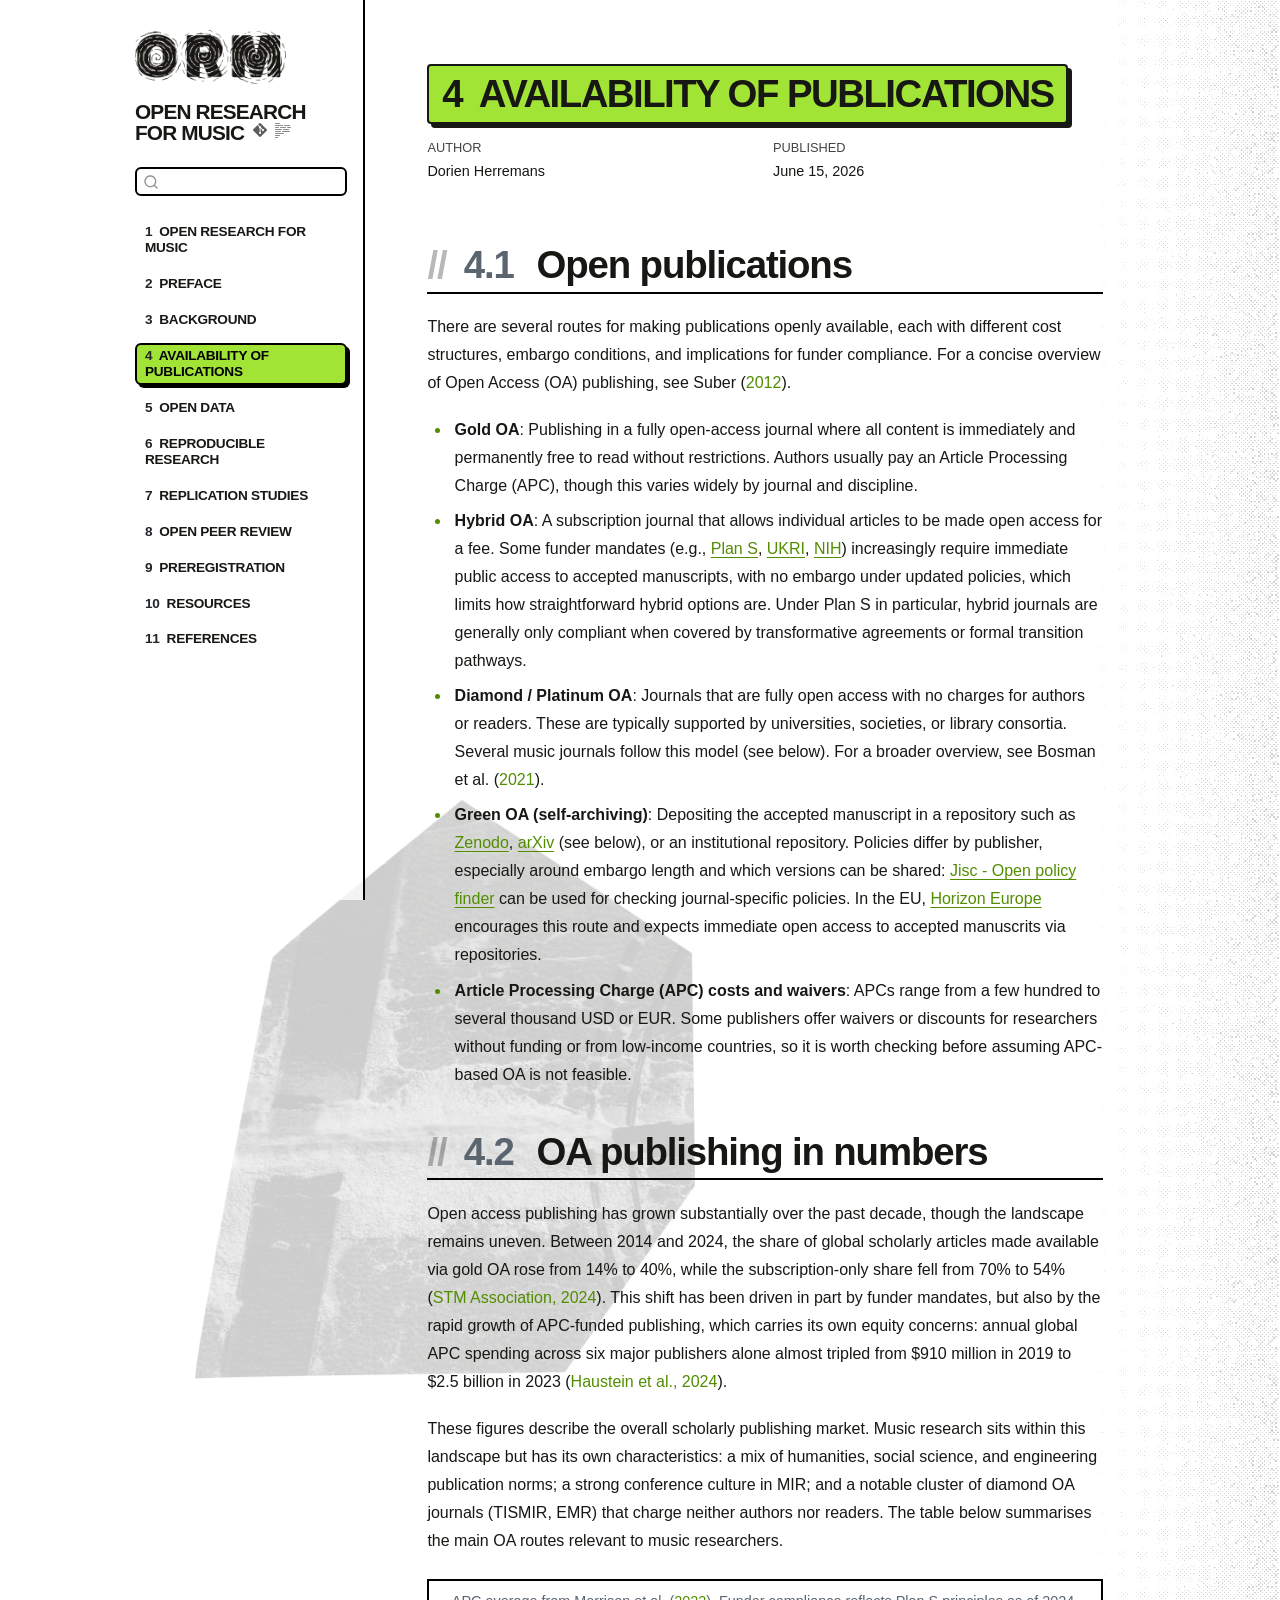
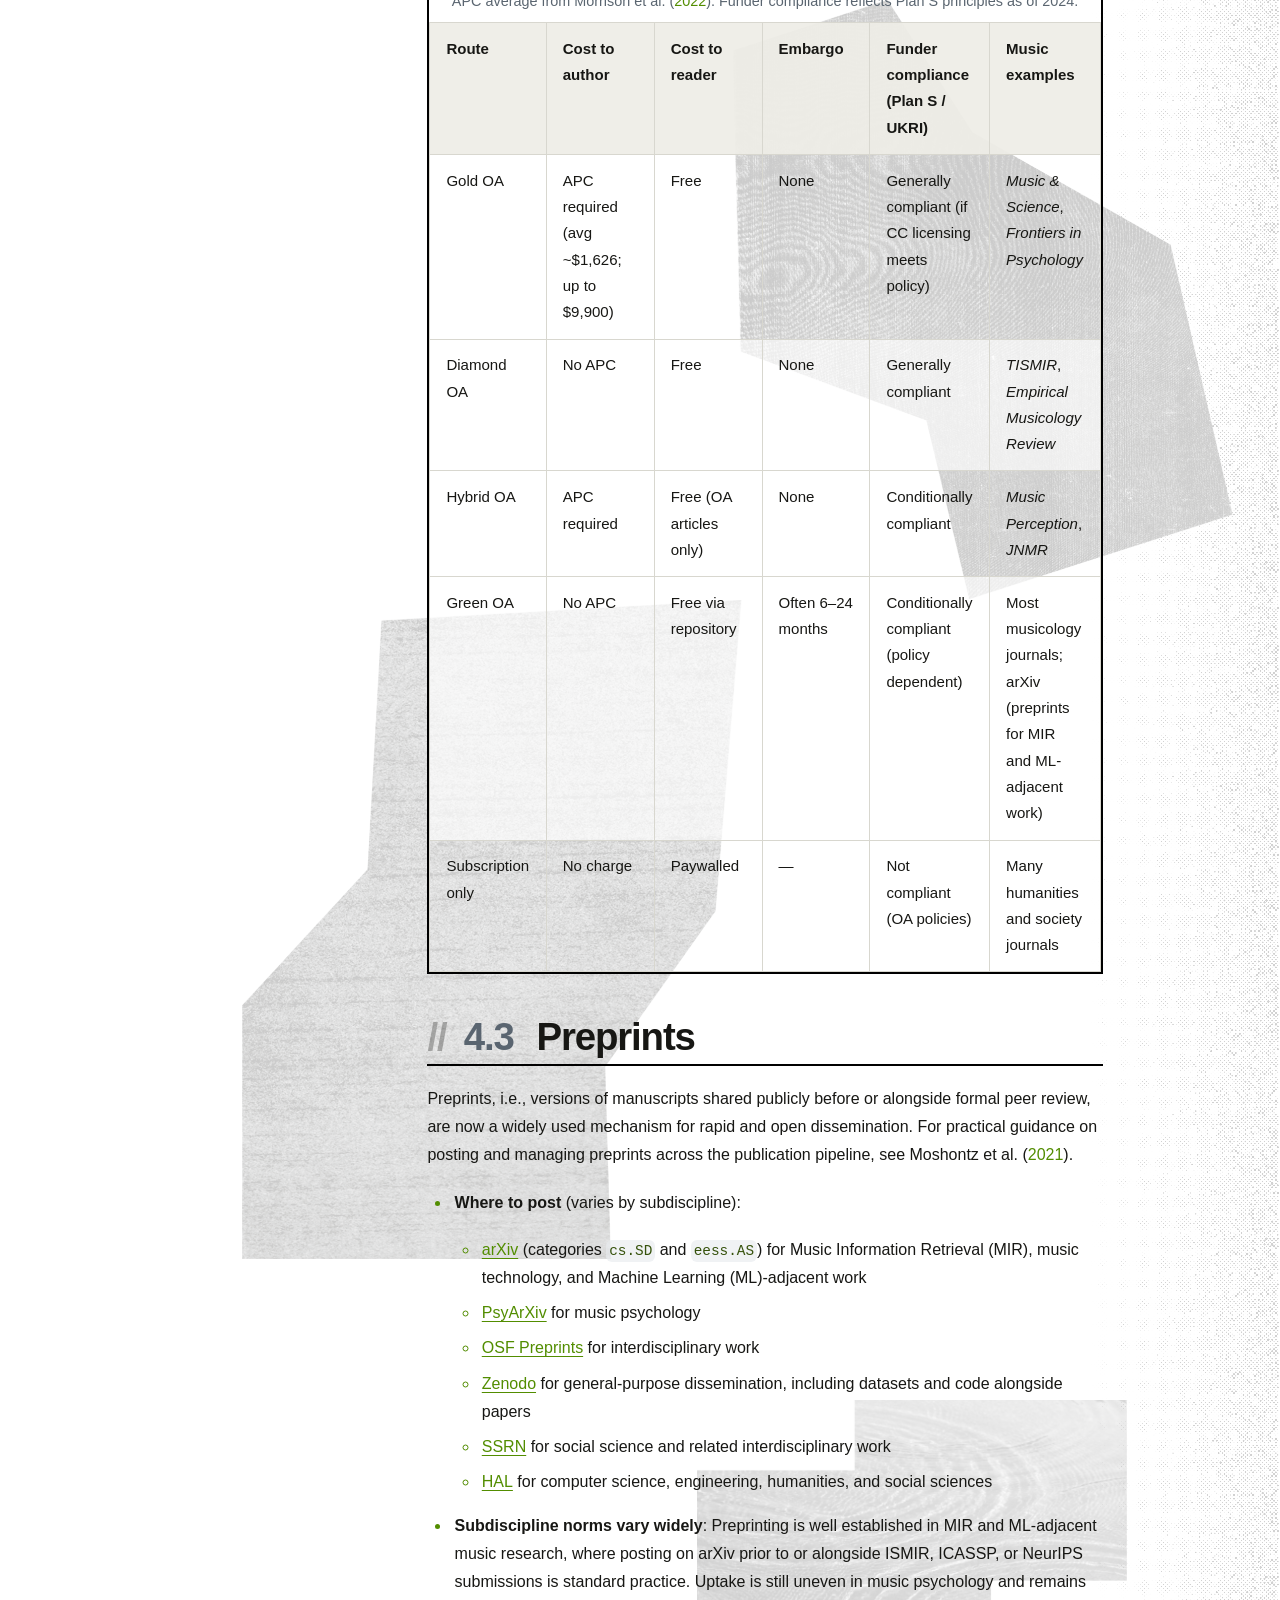
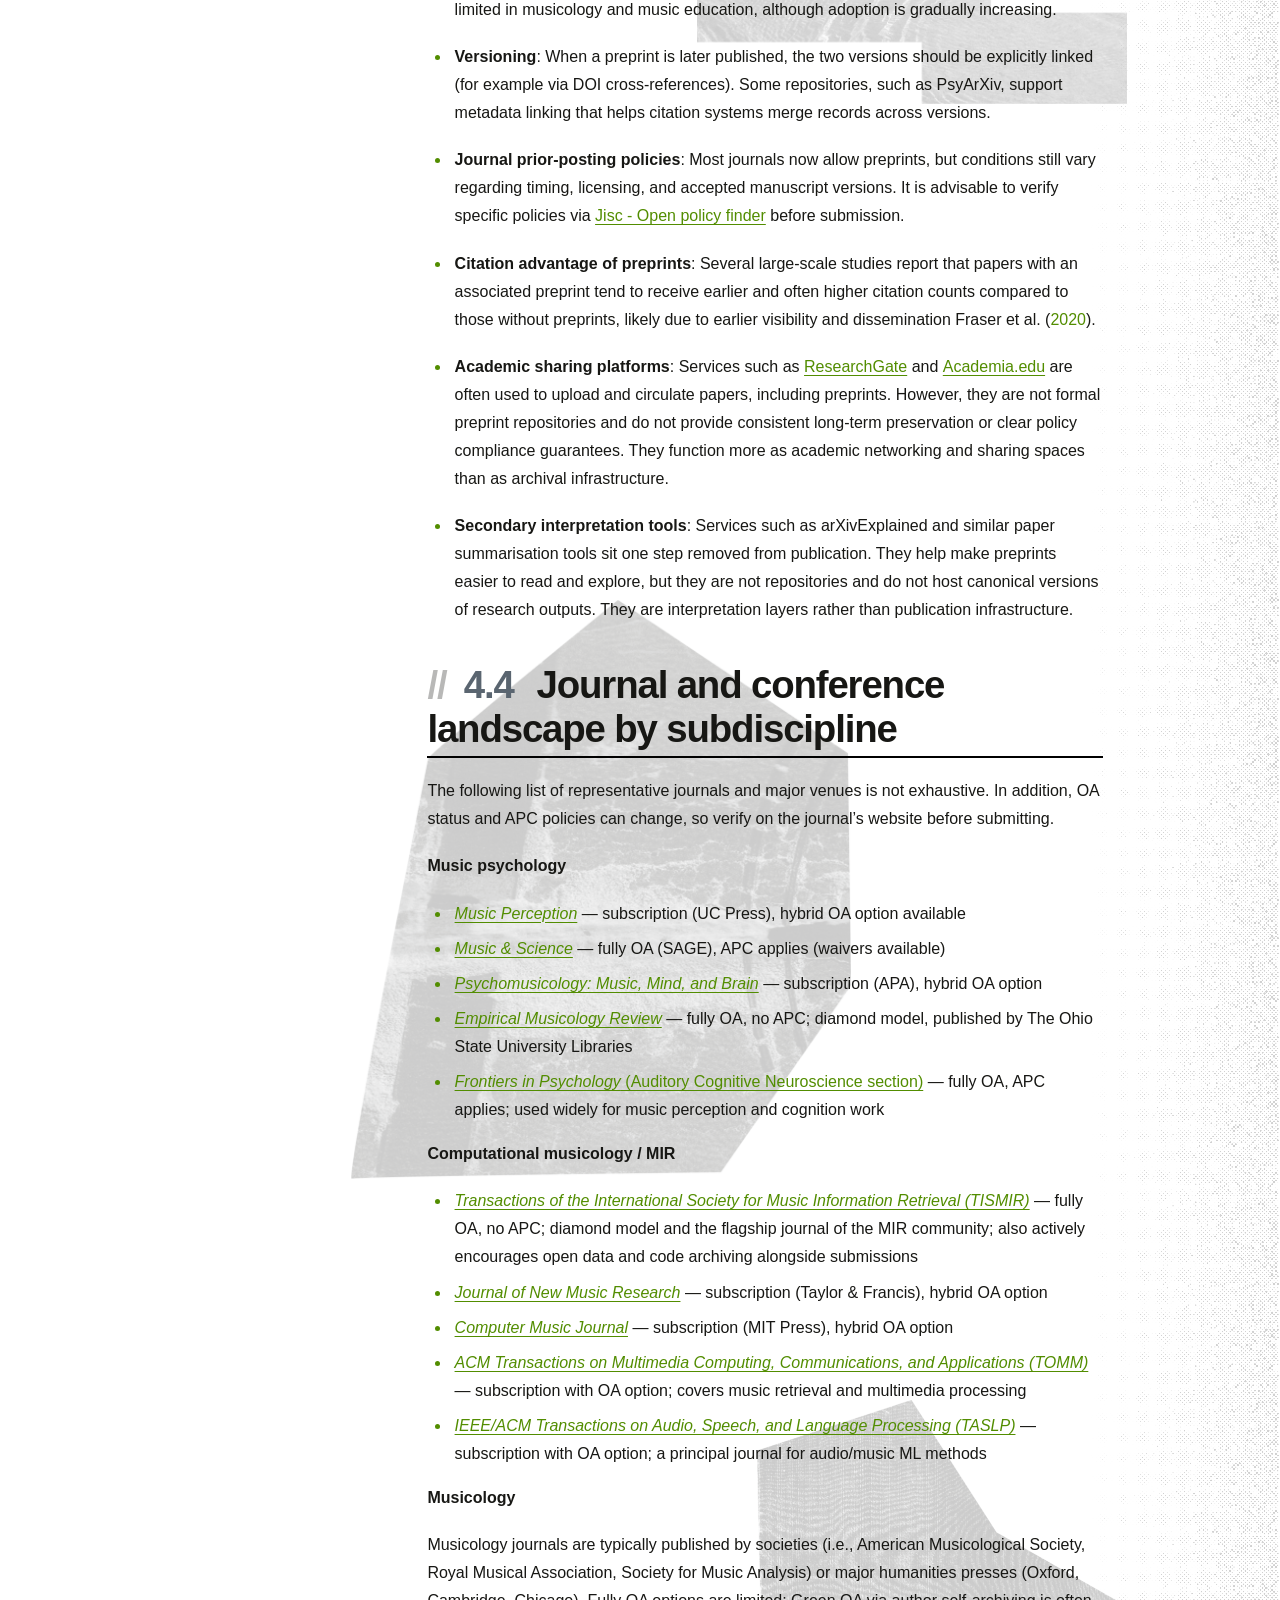
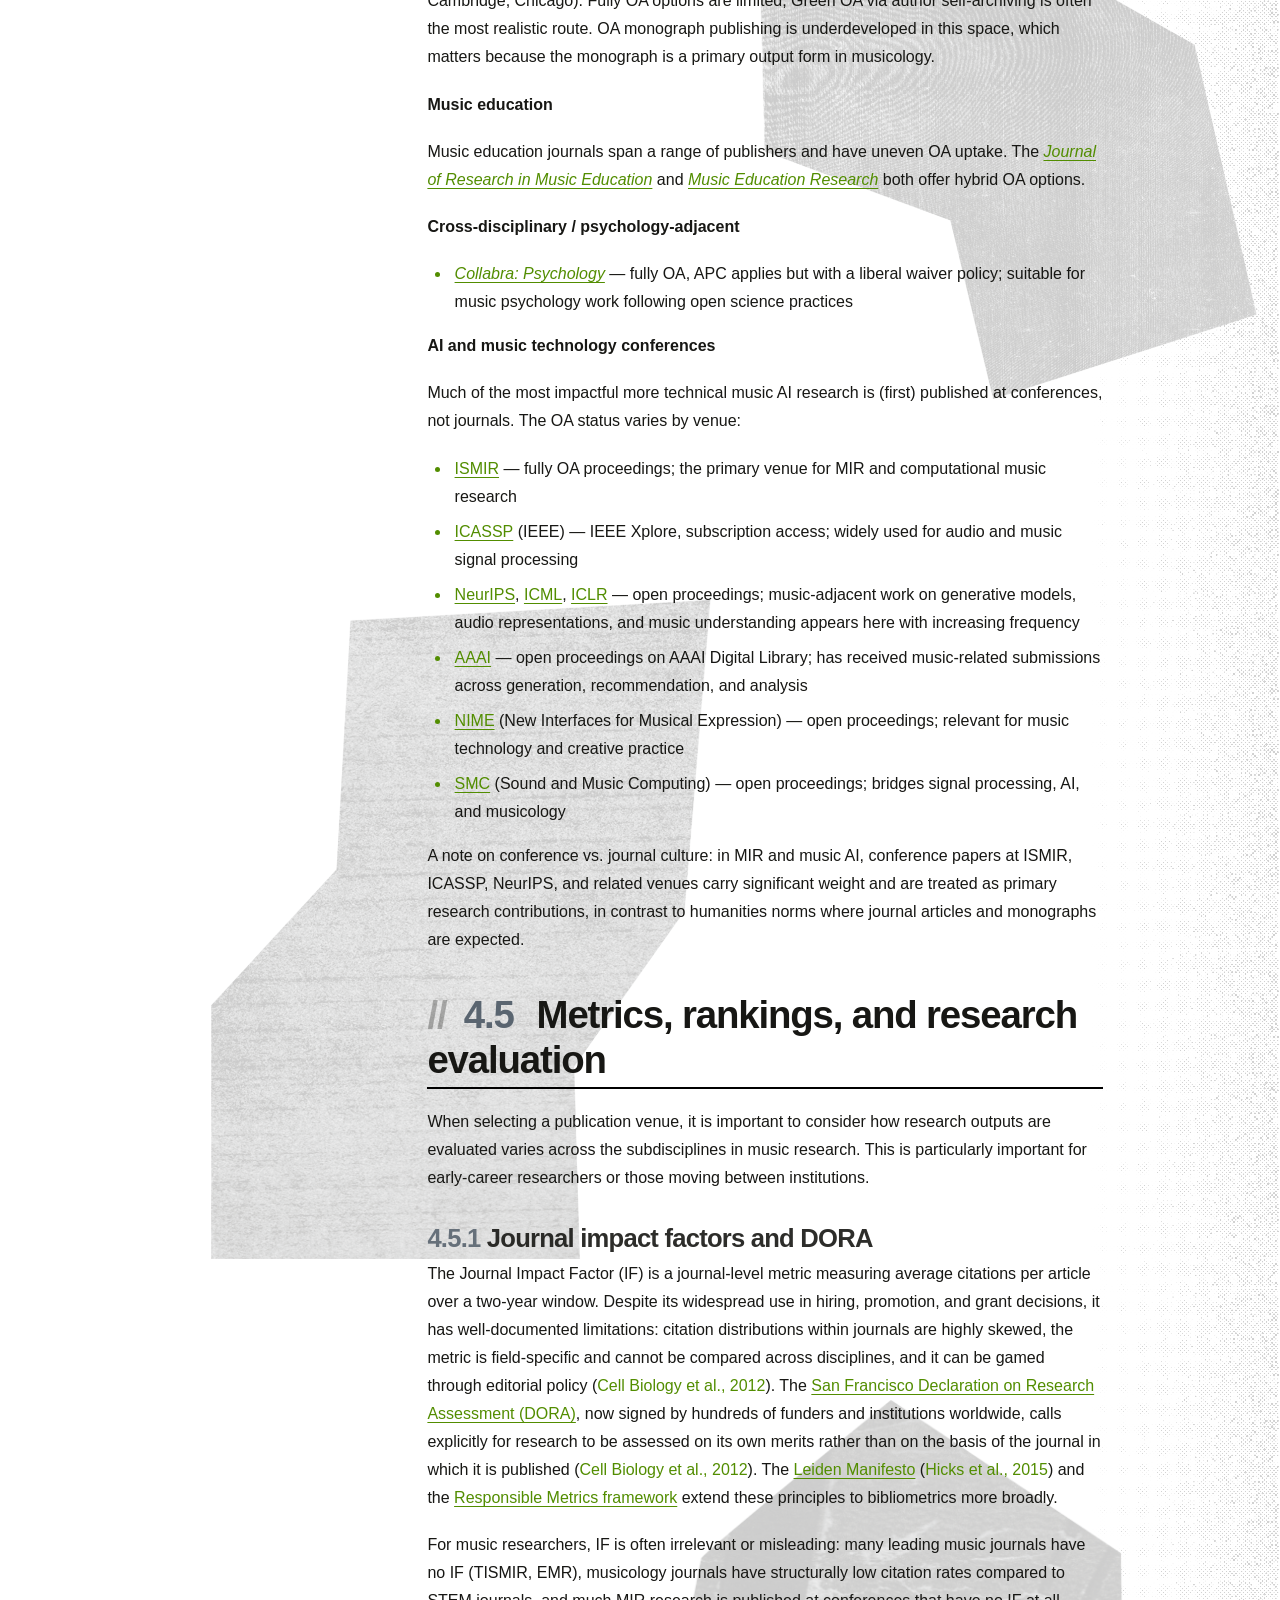
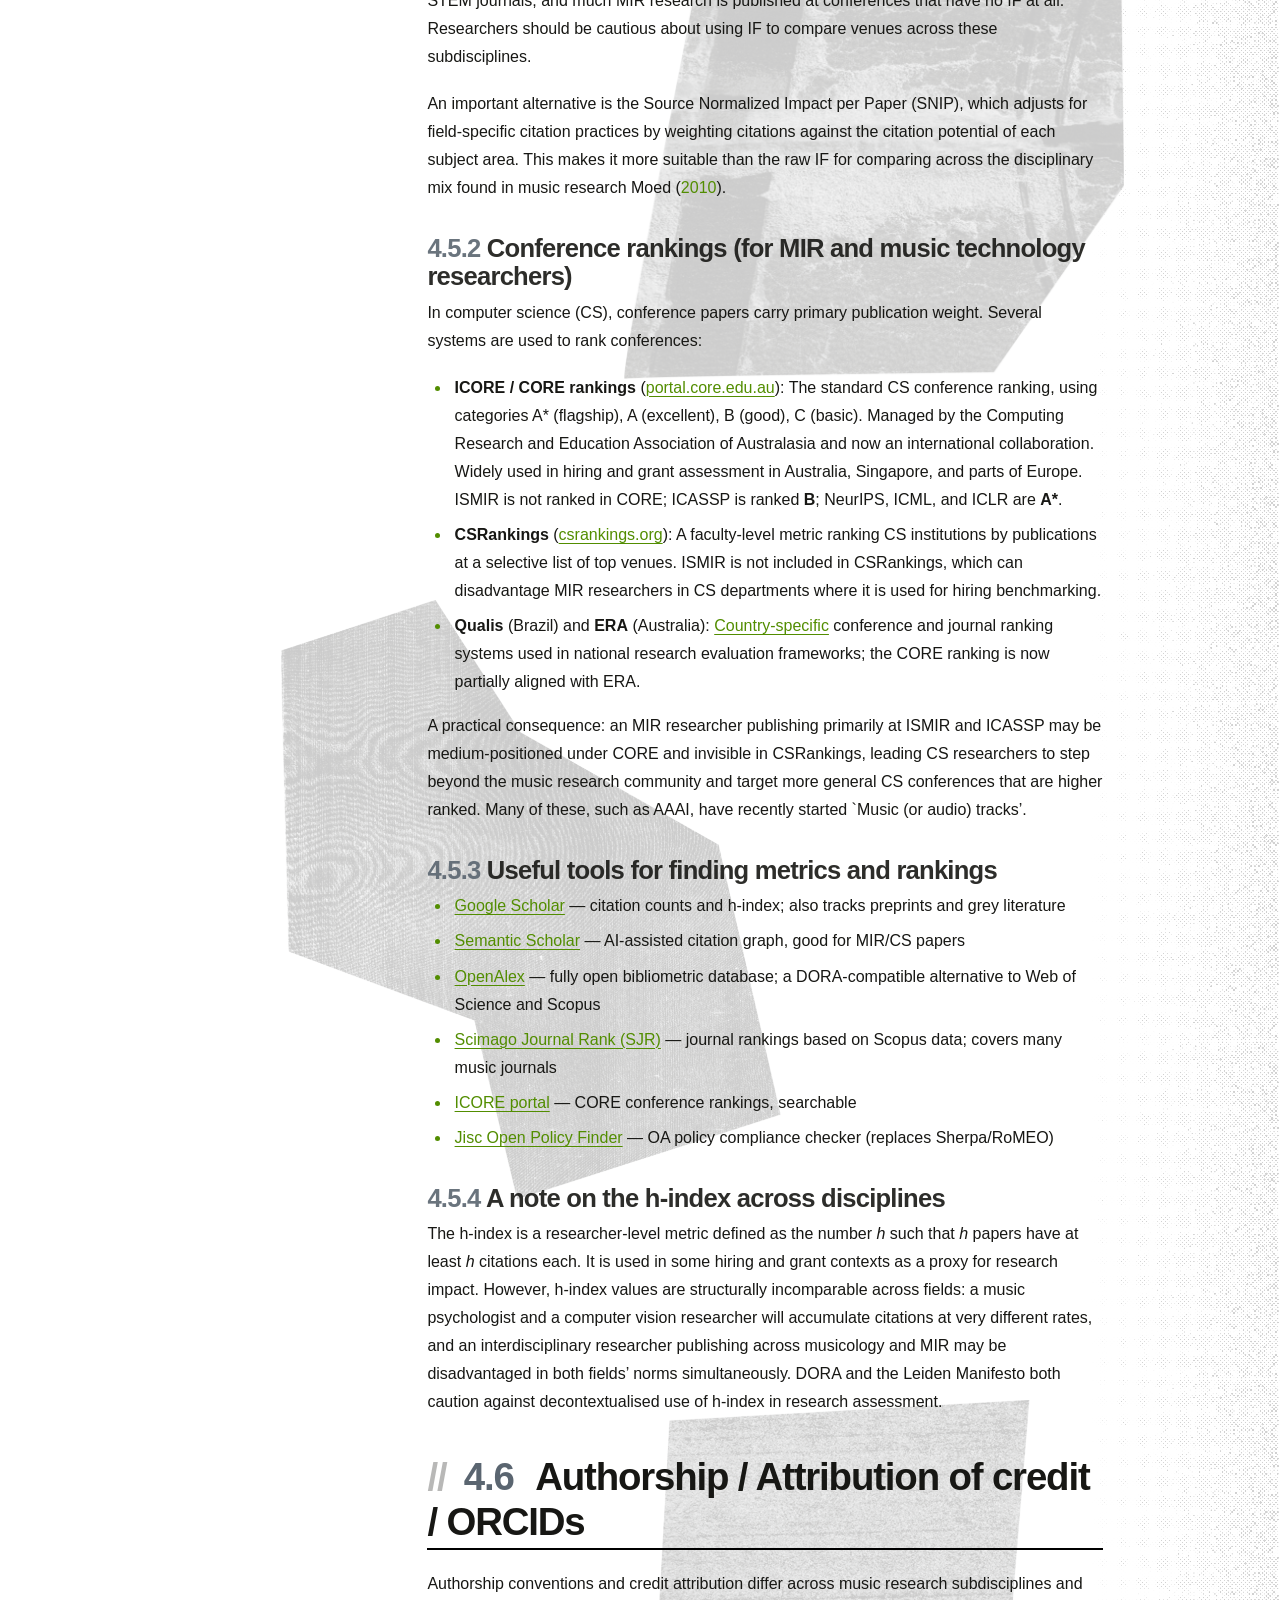
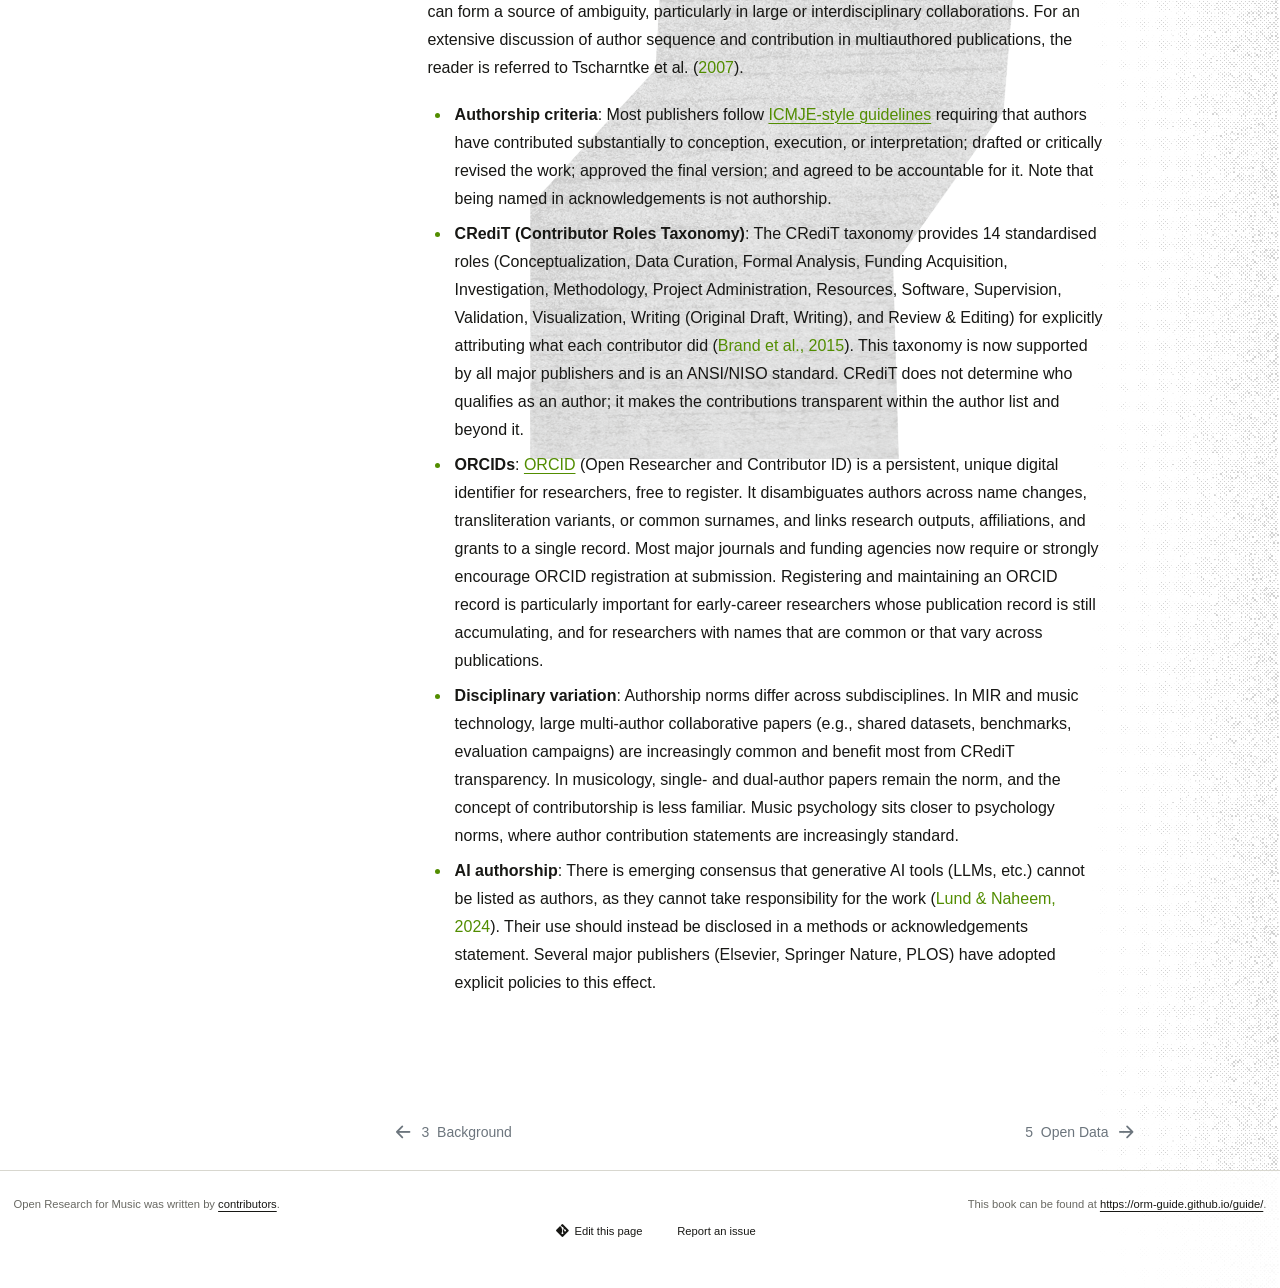
<file: docs/section2.html>
<!DOCTYPE html>
<html xmlns="http://www.w3.org/1999/xhtml" lang="en" xml:lang="en"><head>

<meta charset="utf-8">
<meta name="generator" content="quarto-1.10.18">

<meta name="viewport" content="width=device-width, initial-scale=1.0, user-scalable=yes">

<meta name="author" content="Tuomas Eerola">
<meta name="dcterms.date" content="2026-06-15">

<title>4&nbsp; Availability of publications – Open Research for Music</title>
<style>
/* Default styles provided by pandoc.
** See https://pandoc.org/MANUAL.html#variables-for-html for config info.
*/
span.smallcaps{font-variant: small-caps;}
div.columns{display: flex; gap: 1.5em;}
div.column{flex: auto;}
@media screen {
div.columns{gap: min(4vw, 1.5em);}
div.column{overflow-x: auto;}
}
div.hanging-indent{margin-left: 1.5em; text-indent: -1.5em;}
ul.task-list{list-style: none;}
ul.task-list li input[type="checkbox"] {
  width: 0.8em;
  margin: 0 0.8em 0.2em -1em; /* quarto-specific, see https://github.com/quarto-dev/quarto-cli/issues/4556 */ 
  vertical-align: middle;
}
/* CSS for citations */
div.csl-bib-body { }
div.csl-entry {
  clear: both;
  margin-bottom: 0em;
}
.hanging-indent div.csl-entry {
  margin-left:2em;
  text-indent:-2em;
}
div.csl-left-margin {
  min-width:2em;
  float:left;
}
div.csl-right-inline {
  margin-left:2em;
  padding-left:1em;
}
div.csl-indent {
  margin-left: 2em;
}</style>


<script src="site_libs/quarto-nav/quarto-nav.js"></script>
<script src="site_libs/quarto-nav/headroom.min.js"></script>
<script src="site_libs/clipboard/clipboard.min.js"></script>
<script src="site_libs/quarto-search/autocomplete.umd.js"></script>
<script src="site_libs/quarto-search/fuse.min.js"></script>
<script src="site_libs/quarto-search/quarto-search.js"></script>
<meta name="quarto:offset" content="./">
<link href="./section3.html" rel="next">
<link href="./section1.html" rel="prev">
<link href="./assets/orm-M-green.png" rel="icon" type="image/png">
<script src="site_libs/quarto-html/quarto.js" type="module"></script>
<script src="site_libs/quarto-html/tabsets/tabsets.js" type="module"></script>
<script src="site_libs/quarto-html/popper.min.js"></script>
<script src="site_libs/quarto-html/tippy.umd.min.js"></script>
<script src="site_libs/quarto-html/anchor.min.js"></script>
<link href="site_libs/quarto-html/tippy.css" rel="stylesheet">
<link href="site_libs/quarto-html/quarto-syntax-highlighting-64a204ab8560d761af7679ceaba22944.css" rel="stylesheet" id="quarto-text-highlighting-styles">
<script src="site_libs/bootstrap/bootstrap.min.js"></script>
<link href="site_libs/bootstrap/bootstrap-icons.css" rel="stylesheet">
<link href="site_libs/bootstrap/bootstrap-1d6a821679d0f0517f891505f12ca3c2.min.css" rel="stylesheet" append-hash="true" id="quarto-bootstrap" data-mode="light">
<script id="quarto-search-options" type="application/json">{
  "location": "sidebar",
  "copy-button": false,
  "collapse-after": 3,
  "panel-placement": "start",
  "type": "textbox",
  "limit": 50,
  "keyboard-shortcut": [
    "f",
    "/",
    "s"
  ],
  "show-item-context": false,
  "language": {
    "search-no-results-text": "No results",
    "search-matching-documents-text": "matching documents",
    "search-copy-link-title": "Copy link to search",
    "search-hide-matches-text": "Hide additional matches",
    "search-more-match-text": "more match in this document",
    "search-more-matches-text": "more matches in this document",
    "search-clear-button-title": "Clear",
    "search-text-placeholder": "",
    "search-detached-cancel-button-title": "Cancel",
    "search-submit-button-title": "Submit",
    "search-label": "Search"
  }
}</script>
<script>
  document.documentElement.classList.add('orm-rich');
  if (
    window.location.pathname.endsWith('/index.html') ||
    window.location.pathname.endsWith('/')
  ) {
    document.documentElement.classList.add('orm-index');
  }
</script>


<link rel="stylesheet" href="orm.css">
</head>

<body class="nav-sidebar floating fullcontent quarto-light">

<div id="quarto-search-results"></div>
  <header id="quarto-header" class="headroom fixed-top">
  <nav class="quarto-secondary-nav">
    <div class="container-fluid d-flex">
      <button type="button" class="quarto-btn-toggle btn" data-bs-toggle="collapse" role="button" data-bs-target=".quarto-sidebar-collapse-item" aria-controls="quarto-sidebar" aria-expanded="false" aria-label="Toggle sidebar navigation" onclick="if (window.quartoToggleHeadroom) { window.quartoToggleHeadroom(); }">
        <i class="bi bi-layout-text-sidebar-reverse"></i>
      </button>
        <nav class="quarto-page-breadcrumbs" aria-label="breadcrumb"><ol class="breadcrumb"><li class="breadcrumb-item"><a href="./section2.html"><span class="chapter-number">4</span>&nbsp; <span class="chapter-title">Availability of publications</span></a></li></ol></nav>
        <a class="flex-grow-1" role="navigation" data-bs-toggle="collapse" data-bs-target=".quarto-sidebar-collapse-item" aria-controls="quarto-sidebar" aria-expanded="false" aria-label="Toggle sidebar navigation" onclick="if (window.quartoToggleHeadroom) { window.quartoToggleHeadroom(); }">      
        </a>
      <button type="button" class="btn quarto-search-button" aria-label="Search" onclick="window.quartoOpenSearch();">
        <i class="bi bi-search"></i>
      </button>
    </div>
  </nav>
</header>
<!-- content -->
<div id="quarto-content" class="quarto-container page-columns page-rows-contents page-layout-article">
<!-- sidebar -->
  <nav id="quarto-sidebar" class="sidebar collapse collapse-horizontal quarto-sidebar-collapse-item sidebar-navigation floating overflow-auto">
    <div class="pt-lg-2 mt-2 text-left sidebar-header sidebar-header-stacked">
      <a href="./index.html" class="sidebar-logo-link">
      <img src="./assets/orm-logo.png" alt="Open Research for Music" class="sidebar-logo light-content py-0 d-lg-inline d-none">
      <img src="./assets/orm-logo.png" alt="Open Research for Music" class="sidebar-logo dark-content py-0 d-lg-inline d-none">
      </a>
    <div class="sidebar-title mb-0 py-0">
      <a href="./">Open Research for Music</a> 
        <div class="sidebar-tools-main">
    <a href="https://orm-guide.github.io/guide/" title="Source Code" class="quarto-navigation-tool px-1" aria-label="Source Code"><i class="bi bi-git"></i></a>
  <a href="" class="quarto-reader-toggle quarto-navigation-tool px-1" onclick="window.quartoToggleReader(); return false;" title="Toggle reader mode">
  <div class="quarto-reader-toggle-btn">
  <i class="bi"></i>
  </div>
</a>
</div>
    </div>
      </div>
        <div class="mt-2 flex-shrink-0 align-items-center">
        <div class="sidebar-search">
        <div id="quarto-search" class="" title="Search"></div>
        </div>
        </div>
    <div class="sidebar-menu-container"> 
    <ul class="list-unstyled mt-1">
        <li class="sidebar-item">
  <div class="sidebar-item-container"> 
  <a href="./index.html" class="sidebar-item-text sidebar-link">
 <span class="menu-text"><span class="chapter-number">1</span>&nbsp; <span class="chapter-title">Open Research for Music</span></span></a>
  </div>
</li>
        <li class="sidebar-item">
  <div class="sidebar-item-container"> 
  <a href="./preface.html" class="sidebar-item-text sidebar-link">
 <span class="menu-text"><span class="chapter-number">2</span>&nbsp; <span class="chapter-title">Preface</span></span></a>
  </div>
</li>
        <li class="sidebar-item">
  <div class="sidebar-item-container"> 
  <a href="./section1.html" class="sidebar-item-text sidebar-link">
 <span class="menu-text"><span class="chapter-number">3</span>&nbsp; <span class="chapter-title">Background</span></span></a>
  </div>
</li>
        <li class="sidebar-item">
  <div class="sidebar-item-container"> 
  <a href="./section2.html" class="sidebar-item-text sidebar-link active">
 <span class="menu-text"><span class="chapter-number">4</span>&nbsp; <span class="chapter-title">Availability of publications</span></span></a>
  </div>
</li>
        <li class="sidebar-item">
  <div class="sidebar-item-container"> 
  <a href="./section3.html" class="sidebar-item-text sidebar-link">
 <span class="menu-text"><span class="chapter-number">5</span>&nbsp; <span class="chapter-title">Open Data</span></span></a>
  </div>
</li>
        <li class="sidebar-item">
  <div class="sidebar-item-container"> 
  <a href="./section4.html" class="sidebar-item-text sidebar-link">
 <span class="menu-text"><span class="chapter-number">6</span>&nbsp; <span class="chapter-title">Reproducible research</span></span></a>
  </div>
</li>
        <li class="sidebar-item">
  <div class="sidebar-item-container"> 
  <a href="./section5.html" class="sidebar-item-text sidebar-link">
 <span class="menu-text"><span class="chapter-number">7</span>&nbsp; <span class="chapter-title">Replication Studies</span></span></a>
  </div>
</li>
        <li class="sidebar-item">
  <div class="sidebar-item-container"> 
  <a href="./section6.html" class="sidebar-item-text sidebar-link">
 <span class="menu-text"><span class="chapter-number">8</span>&nbsp; <span class="chapter-title">Open peer review</span></span></a>
  </div>
</li>
        <li class="sidebar-item">
  <div class="sidebar-item-container"> 
  <a href="./section7.html" class="sidebar-item-text sidebar-link">
 <span class="menu-text"><span class="chapter-number">9</span>&nbsp; <span class="chapter-title">Preregistration</span></span></a>
  </div>
</li>
        <li class="sidebar-item">
  <div class="sidebar-item-container"> 
  <a href="./resources.html" class="sidebar-item-text sidebar-link">
 <span class="menu-text"><span class="chapter-number">10</span>&nbsp; <span class="chapter-title">Resources</span></span></a>
  </div>
</li>
        <li class="sidebar-item">
  <div class="sidebar-item-container"> 
  <a href="./references.html" class="sidebar-item-text sidebar-link">
 <span class="menu-text"><span class="chapter-number">11</span>&nbsp; <span class="chapter-title">References</span></span></a>
  </div>
</li>
    </ul>
    </div>
</nav>
<div id="quarto-sidebar-glass" class="quarto-sidebar-collapse-item" data-bs-toggle="collapse" data-bs-target=".quarto-sidebar-collapse-item"></div>
<!-- margin-sidebar -->
    
<!-- main -->
<main class="content" id="quarto-document-content">

<header id="title-block-header" class="quarto-title-block default">
<div class="quarto-title">
<h1 class="title"><span id="sec-OApubl" class="quarto-section-identifier"><span class="chapter-number">4</span>&nbsp; <span class="chapter-title">Availability of publications</span></span></h1>
</div>



<div class="quarto-title-meta">

    <div>
    <div class="quarto-title-meta-heading">Author</div>
    <div class="quarto-title-meta-contents">
             <p>Dorien Herremans </p>
          </div>
  </div>
    
    <div>
    <div class="quarto-title-meta-heading">Published</div>
    <div class="quarto-title-meta-contents">
      <p class="date">June 15, 2026</p>
    </div>
  </div>
  
    
  </div>
  


</header>


<!-- Maybe a bit of context would be helpful here to introduce the section. What were the models in the past, how digital publishing changed the game, and how are these changes beneficial?
If there was a need for condensing, I would focus on the last part (Metrics, rankings, and research evaluation).MH -->
<section id="open-publications" class="level2" data-number="4.1">
<h2 data-number="4.1" class="anchored" data-anchor-id="open-publications"><span class="header-section-number">4.1</span> Open publications</h2>
<p>There are several routes for making publications openly available, each with different cost structures, embargo conditions, and implications for funder compliance. For a concise overview of Open Access (OA) publishing, see <span class="citation" data-cites="suber2012openaccess">Suber (<a href="references.html#ref-suber2012openaccess" role="doc-biblioref">2012</a>)</span>.</p>
<ul>
<li><strong>Gold OA</strong>: Publishing in a fully open-access journal where all content is immediately and permanently free to read without restrictions. Authors usually pay an Article Processing Charge (APC), though this varies widely by journal and discipline.</li>
<li><strong>Hybrid OA</strong>: A subscription journal that allows individual articles to be made open access for a fee. Some funder mandates (e.g., <a href="https://www.coalition-s.org/">Plan S</a>, <a href="https://www.ukri.org/publications/ukri-open-access-policy/">UKRI</a>, <a href="https://publicaccess.nih.gov/">NIH</a>) increasingly require immediate public access to accepted manuscripts, with no embargo under updated policies, which limits how straightforward hybrid options are. Under Plan S in particular, hybrid journals are generally only compliant when covered by transformative agreements or formal transition pathways.</li>
<li><strong>Diamond / Platinum OA</strong>: Journals that are fully open access with no charges for authors or readers. These are typically supported by universities, societies, or library consortia. Several music journals follow this model (see below). For a broader overview, see <span class="citation" data-cites="bosman2021oa">Bosman et al. (<a href="references.html#ref-bosman2021oa" role="doc-biblioref">2021</a>)</span>.</li>
<li><strong>Green OA (self-archiving)</strong>: Depositing the accepted manuscript in a repository such as <a href="https://zenodo.org/">Zenodo</a>, <a href="https://arxiv.org/">arXiv</a> (see below), or an institutional repository. Policies differ by publisher, especially around embargo length and which versions can be shared: <a href="https://openpolicyfinder.jisc.ac.uk/oa-compliance">Jisc - Open policy finder</a> can be used for checking journal-specific policies. In the EU, <a href="https://research-and-innovation.ec.europa.eu/open-science_en">Horizon Europe</a> encourages this route and expects immediate open access to accepted manuscrits via repositories.</li>
<li><strong>Article Processing Charge (APC) costs and waivers</strong>: APCs range from a few hundred to several thousand USD or EUR. Some publishers offer waivers or discounts for researchers without funding or from low-income countries, so it is worth checking before assuming APC-based OA is not feasible.</li>
</ul>
</section>
<section id="oa-publishing-in-numbers" class="level2" data-number="4.2">
<h2 data-number="4.2" class="anchored" data-anchor-id="oa-publishing-in-numbers"><span class="header-section-number">4.2</span> OA publishing in numbers</h2>
<p>Open access publishing has grown substantially over the past decade, though the landscape remains uneven. Between 2014 and 2024, the share of global scholarly articles made available via gold OA rose from 14% to 40%, while the subscription-only share fell from 70% to 54% <span class="citation" data-cites="stm2024dashboard">(<a href="references.html#ref-stm2024dashboard" role="doc-biblioref">STM Association, 2024</a>)</span>. This shift has been driven in part by funder mandates, but also by the rapid growth of APC-funded publishing, which carries its own equity concerns: annual global APC spending across six major publishers alone almost tripled from $910 million in 2019 to $2.5 billion in 2023 <span class="citation" data-cites="haustein2024estimating">(<a href="references.html#ref-haustein2024estimating" role="doc-biblioref">Haustein et al., 2024</a>)</span>.</p>
<p>These figures describe the overall scholarly publishing market. Music research sits within this landscape but has its own characteristics: a mix of humanities, social science, and engineering publication norms; a strong conference culture in MIR; and a notable cluster of diamond OA journals (TISMIR, EMR) that charge neither authors nor readers. The table below summarises the main OA routes relevant to music researchers.</p>
<table class="small table-sm caption-top table">
<caption>APC average from <span class="citation" data-cites="morrison2022change">Morrison et al. (<a href="references.html#ref-morrison2022change" role="doc-biblioref">2022</a>)</span>. Funder compliance reflects Plan S principles as of 2024.</caption>
<colgroup>
<col style="width: 16%">
<col style="width: 16%">
<col style="width: 16%">
<col style="width: 16%">
<col style="width: 16%">
<col style="width: 16%">
</colgroup>
<thead>
<tr class="header">
<th>Route</th>
<th>Cost to author</th>
<th>Cost to reader</th>
<th>Embargo</th>
<th>Funder compliance (Plan S / UKRI)</th>
<th>Music examples</th>
</tr>
</thead>
<tbody>
<tr class="odd">
<td>Gold OA</td>
<td>APC required (avg ~$1,626; up to $9,900)</td>
<td>Free</td>
<td>None</td>
<td>Generally compliant (if CC licensing meets policy)</td>
<td><em>Music &amp; Science</em>, <em>Frontiers in Psychology</em></td>
</tr>
<tr class="even">
<td>Diamond OA</td>
<td>No APC</td>
<td>Free</td>
<td>None</td>
<td>Generally compliant</td>
<td><em>TISMIR</em>, <em>Empirical Musicology Review</em></td>
</tr>
<tr class="odd">
<td>Hybrid OA</td>
<td>APC required</td>
<td>Free (OA articles only)</td>
<td>None</td>
<td>Conditionally compliant</td>
<td><em>Music Perception</em>, <em>JNMR</em></td>
</tr>
<tr class="even">
<td>Green OA</td>
<td>No APC</td>
<td>Free via repository</td>
<td>Often 6–24 months</td>
<td>Conditionally compliant (policy dependent)</td>
<td>Most musicology journals; arXiv (preprints for MIR and ML-adjacent work)</td>
</tr>
<tr class="odd">
<td>Subscription only</td>
<td>No charge</td>
<td>Paywalled</td>
<td>—</td>
<td>Not compliant (OA policies)</td>
<td>Many humanities and society journals</td>
</tr>
</tbody>
</table>
</section>
<section id="preprints" class="level2" data-number="4.3">
<h2 data-number="4.3" class="anchored" data-anchor-id="preprints"><span class="header-section-number">4.3</span> Preprints</h2>
<p>Preprints, i.e., versions of manuscripts shared publicly before or alongside formal peer review, are now a widely used mechanism for rapid and open dissemination. For practical guidance on posting and managing preprints across the publication pipeline, see <span class="citation" data-cites="moshontz2021guide">Moshontz et al. (<a href="references.html#ref-moshontz2021guide" role="doc-biblioref">2021</a>)</span>.</p>
<ul>
<li><p><strong>Where to post</strong> (varies by subdiscipline):</p>
<ul>
<li><a href="https://arxiv.org/">arXiv</a> (categories <code>cs.SD</code> and <code>eess.AS</code>) for Music Information Retrieval (MIR), music technology, and Machine Learning (ML)-adjacent work</li>
<li><a href="https://psyarxiv.com/">PsyArXiv</a> for music psychology</li>
<li><a href="https://osf.io/preprints/">OSF Preprints</a> for interdisciplinary work</li>
<li><a href="https://zenodo.org/">Zenodo</a> for general-purpose dissemination, including datasets and code alongside papers</li>
<li><a href="https://www.ssrn.com/">SSRN</a> for social science and related interdisciplinary work</li>
<li><a href="https://hal.science/">HAL</a> for computer science, engineering, humanities, and social sciences</li>
</ul></li>
<li><p><strong>Subdiscipline norms vary widely</strong>: Preprinting is well established in MIR and ML-adjacent music research, where posting on arXiv prior to or alongside ISMIR, ICASSP, or NeurIPS submissions is standard practice. Uptake is still uneven in music psychology and remains limited in musicology and music education, although adoption is gradually increasing.</p></li>
<li><p><strong>Versioning</strong>: When a preprint is later published, the two versions should be explicitly linked (for example via DOI cross-references). Some repositories, such as PsyArXiv, support metadata linking that helps citation systems merge records across versions.</p></li>
<li><p><strong>Journal prior-posting policies</strong>: Most journals now allow preprints, but conditions still vary regarding timing, licensing, and accepted manuscript versions. It is advisable to verify specific policies via <a href="https://openpolicyfinder.jisc.ac.uk/">Jisc - Open policy finder</a> before submission.</p></li>
<li><p><strong>Citation advantage of preprints</strong>: Several large-scale studies report that papers with an associated preprint tend to receive earlier and often higher citation counts compared to those without preprints, likely due to earlier visibility and dissemination <span class="citation" data-cites="serghiou2018altmetric">Fraser et al. (<a href="references.html#ref-fraser2020relationship" role="doc-biblioref">2020</a>)</span>.</p></li>
<li><p><strong>Academic sharing platforms</strong>: Services such as <a href="https://www.researchgate.net/">ResearchGate</a> and <a href="https://www.academia.edu/">Academia.edu</a> are often used to upload and circulate papers, including preprints. However, they are not formal preprint repositories and do not provide consistent long-term preservation or clear policy compliance guarantees. They function more as academic networking and sharing spaces than as archival infrastructure.</p></li>
<li><p><strong>Secondary interpretation tools</strong>: Services such as arXivExplained and similar paper summarisation tools sit one step removed from publication. They help make preprints easier to read and explore, but they are not repositories and do not host canonical versions of research outputs. They are interpretation layers rather than publication infrastructure.</p></li>
</ul>
</section>
<section id="journal-and-conference-landscape-by-subdiscipline" class="level2" data-number="4.4">
<h2 data-number="4.4" class="anchored" data-anchor-id="journal-and-conference-landscape-by-subdiscipline"><span class="header-section-number">4.4</span> Journal and conference landscape by subdiscipline</h2>
<p>The following list of representative journals and major venues is not exhaustive. In addition, OA status and APC policies can change, so verify on the journal’s website before submitting.</p>
<p><strong>Music psychology</strong></p>
<ul>
<li><a href="https://online.ucpress.edu/mp"><em>Music Perception</em></a> — subscription (UC Press), hybrid OA option available</li>
<li><a href="https://journals.sagepub.com/home/mns"><em>Music &amp; Science</em></a> — fully OA (SAGE), APC applies (waivers available)</li>
<li><a href="https://www.apa.org/pubs/journals/pmu/"><em>Psychomusicology: Music, Mind, and Brain</em></a> — subscription (APA), hybrid OA option</li>
<li><a href="https://emusicology.org/"><em>Empirical Musicology Review</em></a> — fully OA, no APC; diamond model, published by The Ohio State University Libraries</li>
<li><a href="https://www.frontiersin.org/journals/psychology"><em>Frontiers in Psychology</em> (Auditory Cognitive Neuroscience section)</a> — fully OA, APC applies; used widely for music perception and cognition work</li>
</ul>
<p><strong>Computational musicology / MIR</strong></p>
<ul>
<li><a href="https://transactions.ismir.net/"><em>Transactions of the International Society for Music Information Retrieval (TISMIR)</em></a> — fully OA, no APC; diamond model and the flagship journal of the MIR community; also actively encourages open data and code archiving alongside submissions</li>
<li><a href="https://www.tandfonline.com/journals/nnmr20"><em>Journal of New Music Research</em></a> — subscription (Taylor &amp; Francis), hybrid OA option</li>
<li><a href="https://direct.mit.edu/comj"><em>Computer Music Journal</em></a> — subscription (MIT Press), hybrid OA option</li>
<li><a href="https://dl.acm.org/journal/tomm"><em>ACM Transactions on Multimedia Computing, Communications, and Applications (TOMM)</em></a> — subscription with OA option; covers music retrieval and multimedia processing</li>
<li><a href="https://ieeexplore.ieee.org/xpl/RecentIssue.jsp?punumber=6570655"><em>IEEE/ACM Transactions on Audio, Speech, and Language Processing (TASLP)</em></a> — subscription with OA option; a principal journal for audio/music ML methods</li>
</ul>
<p><strong>Musicology</strong></p>
<p>Musicology journals are typically published by societies (i.e., American Musicological Society, Royal Musical Association, Society for Music Analysis) or major humanities presses (Oxford, Cambridge, Chicago). Fully OA options are limited; Green OA via author self-archiving is often the most realistic route. OA monograph publishing is underdeveloped in this space, which matters because the monograph is a primary output form in musicology.</p>
<p><strong>Music education</strong></p>
<p>Music education journals span a range of publishers and have uneven OA uptake. The <a href="https://journals.sagepub.com/home/jrm"><em>Journal of Research in Music Education</em></a> and <a href="https://www.tandfonline.com/journals/cmue20"><em>Music Education Research</em></a> both offer hybrid OA options.</p>
<p><strong>Cross-disciplinary / psychology-adjacent</strong></p>
<ul>
<li><a href="https://online.ucpress.edu/collabra"><em>Collabra: Psychology</em></a> — fully OA, APC applies but with a liberal waiver policy; suitable for music psychology work following open science practices</li>
</ul>
<p><strong>AI and music technology conferences</strong></p>
<p>Much of the most impactful more technical music AI research is (first) published at conferences, not journals. The OA status varies by venue:</p>
<ul>
<li><a href="https://ismir.net/">ISMIR</a> — fully OA proceedings; the primary venue for MIR and computational music research</li>
<li><a href="https://signalprocessingsociety.org/conferences-events/icassp">ICASSP</a> (IEEE) — IEEE Xplore, subscription access; widely used for audio and music signal processing</li>
<li><a href="https://nips.cc/">NeurIPS</a>, <a href="https://icml.cc/">ICML</a>, <a href="https://iclr.cc/">ICLR</a> — open proceedings; music-adjacent work on generative models, audio representations, and music understanding appears here with increasing frequency</li>
<li><a href="https://aaai.org/conference/aaai/">AAAI</a> — open proceedings on AAAI Digital Library; has received music-related submissions across generation, recommendation, and analysis</li>
<li><a href="https://www.nime.org/">NIME</a> (New Interfaces for Musical Expression) — open proceedings; relevant for music technology and creative practice</li>
<li><a href="https://smcnetwork.org/">SMC</a> (Sound and Music Computing) — open proceedings; bridges signal processing, AI, and musicology</li>
</ul>
<p>A note on conference vs.&nbsp;journal culture: in MIR and music AI, conference papers at ISMIR, ICASSP, NeurIPS, and related venues carry significant weight and are treated as primary research contributions, in contrast to humanities norms where journal articles and monographs are expected.</p>
</section>
<section id="sec-metrics" class="level2" data-number="4.5">
<h2 data-number="4.5" class="anchored" data-anchor-id="sec-metrics"><span class="header-section-number">4.5</span> Metrics, rankings, and research evaluation</h2>
<p>When selecting a publication venue, it is important to consider how research outputs are evaluated varies across the subdisciplines in music research. This is particularly important for early-career researchers or those moving between institutions.</p>
<section id="journal-impact-factors-and-dora" class="level3" data-number="4.5.1">
<h3 data-number="4.5.1" class="anchored" data-anchor-id="journal-impact-factors-and-dora"><span class="header-section-number">4.5.1</span> Journal impact factors and DORA</h3>
<p>The Journal Impact Factor (IF) is a journal-level metric measuring average citations per article over a two-year window. Despite its widespread use in hiring, promotion, and grant decisions, it has well-documented limitations: citation distributions within journals are highly skewed, the metric is field-specific and cannot be compared across disciplines, and it can be gamed through editorial policy <span class="citation" data-cites="american2012san">(<a href="references.html#ref-american2012san" role="doc-biblioref"><span class="nocase">Cell Biology et al.</span>, 2012</a>)</span>. The <a href="https://sfdora.org/">San Francisco Declaration on Research Assessment (DORA)</a>, now signed by hundreds of funders and institutions worldwide, calls explicitly for research to be assessed on its own merits rather than on the basis of the journal in which it is published <span class="citation" data-cites="american2012san">(<a href="references.html#ref-american2012san" role="doc-biblioref"><span class="nocase">Cell Biology et al.</span>, 2012</a>)</span>. The <a href="http://www.leidenmanifesto.org/">Leiden Manifesto</a> <span class="citation" data-cites="hicks2015bibliometrie">(<a href="references.html#ref-hicks2015bibliometrie" role="doc-biblioref">Hicks et al., 2015</a>)</span> and the <a href="https://responsiblemetrics.org/">Responsible Metrics framework</a> extend these principles to bibliometrics more broadly.</p>
<p>For music researchers, IF is often irrelevant or misleading: many leading music journals have no IF (TISMIR, EMR), musicology journals have structurally low citation rates compared to STEM journals, and much MIR research is published at conferences that have no IF at all. Researchers should be cautious about using IF to compare venues across these subdisciplines.</p>
<p>An important alternative is the Source Normalized Impact per Paper (SNIP), which adjusts for field-specific citation practices by weighting citations against the citation potential of each subject area. This makes it more suitable than the raw IF for comparing across the disciplinary mix found in music research <span class="citation" data-cites="moed2010measuring">Moed (<a href="references.html#ref-moed2010measuring" role="doc-biblioref">2010</a>)</span>.</p>
</section>
<section id="conference-rankings-for-mir-and-music-technology-researchers" class="level3" data-number="4.5.2">
<h3 data-number="4.5.2" class="anchored" data-anchor-id="conference-rankings-for-mir-and-music-technology-researchers"><span class="header-section-number">4.5.2</span> Conference rankings (for MIR and music technology researchers)</h3>
<p>In computer science (CS), conference papers carry primary publication weight. Several systems are used to rank conferences:</p>
<ul>
<li><strong>ICORE / CORE rankings</strong> (<a href="https://portal.core.edu.au/conf-ranks/">portal.core.edu.au</a>): The standard CS conference ranking, using categories A* (flagship), A (excellent), B (good), C (basic). Managed by the Computing Research and Education Association of Australasia and now an international collaboration. Widely used in hiring and grant assessment in Australia, Singapore, and parts of Europe. ISMIR is not ranked in CORE; ICASSP is ranked <strong>B</strong>; NeurIPS, ICML, and ICLR are <strong>A*</strong>.</li>
<li><strong>CSRankings</strong> (<a href="https://csrankings.org/">csrankings.org</a>): A faculty-level metric ranking CS institutions by publications at a selective list of top venues. ISMIR is not included in CSRankings, which can disadvantage MIR researchers in CS departments where it is used for hiring benchmarking.</li>
<li><strong>Qualis</strong> (Brazil) and <strong>ERA</strong> (Australia): <a href="http://www.conferenceranks.com/">Country-specific</a> conference and journal ranking systems used in national research evaluation frameworks; the CORE ranking is now partially aligned with ERA.</li>
</ul>
<p>A practical consequence: an MIR researcher publishing primarily at ISMIR and ICASSP may be medium-positioned under CORE and invisible in CSRankings, leading CS researchers to step beyond the music research community and target more general CS conferences that are higher ranked. Many of these, such as AAAI, have recently started `Music (or audio) tracks’.</p>
</section>
<section id="useful-tools-for-finding-metrics-and-rankings" class="level3" data-number="4.5.3">
<h3 data-number="4.5.3" class="anchored" data-anchor-id="useful-tools-for-finding-metrics-and-rankings"><span class="header-section-number">4.5.3</span> Useful tools for finding metrics and rankings</h3>
<ul>
<li><a href="https://scholar.google.com/">Google Scholar</a> — citation counts and h-index; also tracks preprints and grey literature</li>
<li><a href="https://www.semanticscholar.org/">Semantic Scholar</a> — AI-assisted citation graph, good for MIR/CS papers</li>
<li><a href="https://openalex.org/">OpenAlex</a> — fully open bibliometric database; a DORA-compatible alternative to Web of Science and Scopus</li>
<li><a href="https://www.scimagojr.com/">Scimago Journal Rank (SJR)</a> — journal rankings based on Scopus data; covers many music journals</li>
<li><a href="https://portal.core.edu.au/conf-ranks/">ICORE portal</a> — CORE conference rankings, searchable</li>
<li><a href="https://openpolicyfinder.jisc.ac.uk/">Jisc Open Policy Finder</a> — OA policy compliance checker (replaces Sherpa/RoMEO)</li>
</ul>
</section>
<section id="a-note-on-the-h-index-across-disciplines" class="level3" data-number="4.5.4">
<h3 data-number="4.5.4" class="anchored" data-anchor-id="a-note-on-the-h-index-across-disciplines"><span class="header-section-number">4.5.4</span> A note on the h-index across disciplines</h3>
<p>The h-index is a researcher-level metric defined as the number <em>h</em> such that <em>h</em> papers have at least <em>h</em> citations each. It is used in some hiring and grant contexts as a proxy for research impact. However, h-index values are structurally incomparable across fields: a music psychologist and a computer vision researcher will accumulate citations at very different rates, and an interdisciplinary researcher publishing across musicology and MIR may be disadvantaged in both fields’ norms simultaneously. DORA and the Leiden Manifesto both caution against decontextualised use of h-index in research assessment.</p>
</section>
</section>
<section id="authorship-attribution-of-credit-orcids" class="level2" data-number="4.6">
<h2 data-number="4.6" class="anchored" data-anchor-id="authorship-attribution-of-credit-orcids"><span class="header-section-number">4.6</span> Authorship / Attribution of credit / ORCIDs</h2>
<p>Authorship conventions and credit attribution differ across music research subdisciplines and can form a source of ambiguity, particularly in large or interdisciplinary collaborations. For an extensive discussion of author sequence and contribution in multiauthored publications, the reader is referred to <span class="citation" data-cites="tscharntke2007author">Tscharntke et al. (<a href="references.html#ref-tscharntke2007author" role="doc-biblioref">2007</a>)</span>.</p>
<ul>
<li><strong>Authorship criteria</strong>: Most publishers follow <a href="https://www.icmje.org/recommendations/">ICMJE-style guidelines</a> requiring that authors have contributed substantially to conception, execution, or interpretation; drafted or critically revised the work; approved the final version; and agreed to be accountable for it. Note that being named in acknowledgements is not authorship.</li>
<li><strong>CRediT (Contributor Roles Taxonomy)</strong>: The CRediT taxonomy provides 14 standardised roles (Conceptualization, Data Curation, Formal Analysis, Funding Acquisition, Investigation, Methodology, Project Administration, Resources, Software, Supervision, Validation, Visualization, Writing (Original Draft, Writing), and Review &amp; Editing) for explicitly attributing what each contributor did <span class="citation" data-cites="brand2015credit">(<a href="references.html#ref-brand2015credit" role="doc-biblioref">Brand et al., 2015</a>)</span>. This taxonomy is now supported by all major publishers and is an ANSI/NISO standard. CRediT does not determine who qualifies as an author; it makes the contributions transparent within the author list and beyond it.</li>
<li><strong>ORCIDs</strong>: <a href="https://orcid.org/">ORCID</a> (Open Researcher and Contributor ID) is a persistent, unique digital identifier for researchers, free to register. It disambiguates authors across name changes, transliteration variants, or common surnames, and links research outputs, affiliations, and grants to a single record. Most major journals and funding agencies now require or strongly encourage ORCID registration at submission. Registering and maintaining an ORCID record is particularly important for early-career researchers whose publication record is still accumulating, and for researchers with names that are common or that vary across publications.</li>
<li><strong>Disciplinary variation</strong>: Authorship norms differ across subdisciplines. In MIR and music technology, large multi-author collaborative papers (e.g., shared datasets, benchmarks, evaluation campaigns) are increasingly common and benefit most from CRediT transparency. In musicology, single- and dual-author papers remain the norm, and the concept of contributorship is less familiar. Music psychology sits closer to psychology norms, where author contribution statements are increasingly standard.</li>
<li><strong>AI authorship</strong>: There is emerging consensus that generative AI tools (LLMs, etc.) cannot be listed as authors, as they cannot take responsibility for the work <span class="citation" data-cites="lund2024can">(<a href="references.html#ref-lund2024can" role="doc-biblioref">Lund &amp; Naheem, 2024</a>)</span>. Their use should instead be disclosed in a methods or acknowledgements statement. Several major publishers (Elsevier, Springer Nature, PLOS) have adopted explicit policies to this effect.</li>
</ul>


<div id="refs" class="references csl-bib-body hanging-indent" data-entry-spacing="0" data-line-spacing="2" role="list" style="display: none">
<div id="ref-bosman2021oa" class="csl-entry" role="listitem">
Bosman, J., Frantsvåg, J. E., Kramer, B., Langlais, P.-C., &amp; Proudman, V. (2021). <em>The OA diamond journals study. Part 1: findings</em>. <a href="https://doi.org/10.5281/zenodo.4558704">https://doi.org/10.5281/zenodo.4558704</a>
</div>
<div id="ref-brand2015credit" class="csl-entry" role="listitem">
Brand, A., Allen, L., Altman, M., Hlava, M., &amp; Scott, J. (2015). Beyond authorship: Attribution, contribution, collaboration, and credit. <em>Learned Publishing</em>, <em>28</em>(2). <a href="https://doi.org/10.1087/20150211">https://doi.org/10.1087/20150211</a>
</div>
<div id="ref-american2012san" class="csl-entry" role="listitem">
<span class="nocase">Cell Biology, A. S. for et al.</span> (2012). <em>San francisco declaration on research assessment (DORA)</em>.
</div>
<div id="ref-fraser2020relationship" class="csl-entry" role="listitem">
Fraser, N., Momeni, F., Mayr, P., &amp; Peters, I. (2020). The relationship between bioRxiv preprints, citations and altmetrics. <em>Quantitative Science Studies</em>, <em>1</em>(2), 618–638.
</div>
<div id="ref-haustein2024estimating" class="csl-entry" role="listitem">
Haustein, S., Schares, E., Alperin, J. P., Hare, M., Butler, L.-A., &amp; Schönfelder, N. (2024). Estimating global article processing charges paid to six publishers for open access between 2019 and 2023. <em>arXiv Preprint arXiv:2407.16551</em>.
</div>
<div id="ref-hicks2015bibliometrie" class="csl-entry" role="listitem">
Hicks, D., Wouters, P., Waltman, L., Rijcke, S. de, &amp; Rafols, I. (2015). Bibliometrie: Das leidener manifest zu forschungsmetriken. <em>Nature</em>, <em>520</em>(7548), 429–431.
</div>
<div id="ref-lund2024can" class="csl-entry" role="listitem">
Lund, B. D., &amp; Naheem, K. (2024). Can ChatGPT be an author? A study of artificial intelligence authorship policies in top academic journals. <em>Learned Publishing</em>, <em>37</em>(1), 13–21.
</div>
<div id="ref-moed2010measuring" class="csl-entry" role="listitem">
Moed, H. F. (2010). Measuring contextual citation impact of scientific journals. <em>Journal of Informetrics</em>, <em>4</em>(3), 265–277.
</div>
<div id="ref-morrison2022change" class="csl-entry" role="listitem">
Morrison, H., Borges, L., Zhao, X., Kakou, T. L., &amp; Shanbhoug, A. N. (2022). Change and growth in open access journal publishing and charging trends 2011–2021. <em>Journal of the Association for Information Science and Technology</em>, <em>73</em>(12), 1793–1805.
</div>
<div id="ref-moshontz2021guide" class="csl-entry" role="listitem">
Moshontz, H., Binion, G., Walton, H., Brown, B. T., &amp; Syed, M. (2021). A guide to posting and managing preprints. <em>Advances in Methods and Practices in Psychological Science</em>, <em>4</em>(2), 25152459211019948. <a href="https://doi.org/10.1177/2515245921101994">https://doi.org/10.1177/2515245921101994</a>
</div>
<div id="ref-serghiou2018altmetric" class="csl-entry" role="listitem">
Serghiou, S., &amp; Ioannidis, J. P. (2018). Altmetric scores, citations, and publication of studies posted as preprints. <em>Jama</em>, <em>319</em>(4), 402–404.
</div>
<div id="ref-stm2024dashboard" class="csl-entry" role="listitem">
STM Association. (2024). <em>Uptake of open access</em>. STM OA Dashboard. <a href="https://stm-assoc.org/oa-dashboard/oa-dashboard-2/uptake-of-open-access">https://stm-assoc.org/oa-dashboard/oa-dashboard-2/uptake-of-open-access</a>
</div>
<div id="ref-suber2012openaccess" class="csl-entry" role="listitem">
Suber, P. (2012). <em>Open access</em>. MIT Press. <a href="https://doi.org/10.7551/mitpress/9286.001.0001">https://doi.org/10.7551/mitpress/9286.001.0001</a>
</div>
<div id="ref-tscharntke2007author" class="csl-entry" role="listitem">
Tscharntke, T., Hochberg, M. E., Rand, T. A., Resh, V. H., &amp; Krauss, J. (2007). Author sequence and credit for contributions in multiauthored publications. <em>PLoS Biology</em>, <em>5</em>(1), e18. <a href="https://doi.org/10.1371/journal.pbio.0050018">https://doi.org/10.1371/journal.pbio.0050018</a>
</div>
</div>
</section>

</main> <!-- /main -->
<script id="quarto-html-after-body" type="application/javascript">
  window.document.addEventListener("DOMContentLoaded", function (event) {
    const icon = "";
    const anchorJS = new window.AnchorJS();
    anchorJS.options = {
      placement: 'right',
      icon: icon
    };
    anchorJS.add('.anchored');
    const isCodeAnnotation = (el) => {
      for (const clz of el.classList) {
        if (clz.startsWith('code-annotation-')) {                     
          return true;
        }
      }
      return false;
    }
    const onCopySuccess = function(e) {
      // button target
      const button = e.trigger;
      // don't keep focus
      button.blur();
      // flash "checked"
      button.classList.add('code-copy-button-checked');
      var currentTitle = button.getAttribute("title");
      button.setAttribute("title", "Copied!");
      let tooltip;
      if (window.bootstrap) {
        button.setAttribute("data-bs-toggle", "tooltip");
        button.setAttribute("data-bs-placement", "left");
        button.setAttribute("data-bs-title", "Copied!");
        tooltip = new bootstrap.Tooltip(button, 
          { trigger: "manual", 
            customClass: "code-copy-button-tooltip",
            offset: [0, -8]});
        tooltip.show();    
      }
      setTimeout(function() {
        if (tooltip) {
          tooltip.hide();
          button.removeAttribute("data-bs-title");
          button.removeAttribute("data-bs-toggle");
          button.removeAttribute("data-bs-placement");
        }
        button.setAttribute("title", currentTitle);
        button.classList.remove('code-copy-button-checked');
      }, 1000);
      // clear code selection
      e.clearSelection();
    }
    const getTextToCopy = function(trigger) {
      const outerScaffold = trigger.parentElement.cloneNode(true);
      const codeEl = outerScaffold.querySelector('code');
      for (const childEl of codeEl.children) {
        if (isCodeAnnotation(childEl)) {
          childEl.remove();
        }
      }
      return codeEl.innerText;
    }
    const clipboard = new window.ClipboardJS('.code-copy-button:not([data-in-quarto-modal])', {
      text: getTextToCopy
    });
    clipboard.on('success', onCopySuccess);
    if (window.document.getElementById('quarto-embedded-source-code-modal')) {
      const clipboardModal = new window.ClipboardJS('.code-copy-button[data-in-quarto-modal]', {
        text: getTextToCopy,
        container: window.document.getElementById('quarto-embedded-source-code-modal')
      });
      clipboardModal.on('success', onCopySuccess);
    }
      var localhostRegex = new RegExp(/^(?:http|https):\/\/localhost\:?[0-9]*\//);
      var mailtoRegex = new RegExp(/^mailto:/);
        var filterRegex = new RegExp("https:\/\/orm-guide\.github\.io\/guide\/");
      var isInternal = (href) => {
          return filterRegex.test(href) || localhostRegex.test(href) || mailtoRegex.test(href);
      }
      // Inspect non-navigation links and adorn them if external
     var links = window.document.querySelectorAll('a[href]:not(.nav-link):not(.navbar-brand):not(.toc-action):not(.sidebar-link):not(.sidebar-item-toggle):not(.pagination-link):not(.no-external):not([aria-hidden]):not(.dropdown-item):not(.quarto-navigation-tool):not(.about-link)');
      for (var i=0; i<links.length; i++) {
        const link = links[i];
        if (!isInternal(link.href)) {
          // undo the damage that might have been done by quarto-nav.js in the case of
          // links that we want to consider external
          if (link.dataset.originalHref !== undefined) {
            link.href = link.dataset.originalHref;
          }
        }
      }
    function tippyHover(el, contentFn, onTriggerFn, onUntriggerFn) {
      const config = {
        allowHTML: true,
        maxWidth: 500,
        delay: 100,
        arrow: false,
        appendTo: function(el) {
            return el.parentElement;
        },
        interactive: true,
        interactiveBorder: 10,
        theme: 'quarto',
        placement: 'bottom-start',
      };
      if (contentFn) {
        config.content = contentFn;
      }
      if (onTriggerFn) {
        config.onTrigger = onTriggerFn;
      }
      if (onUntriggerFn) {
        config.onUntrigger = onUntriggerFn;
      }
      window.tippy(el, config); 
    }
    const noterefs = window.document.querySelectorAll('a[role="doc-noteref"]');
    for (var i=0; i<noterefs.length; i++) {
      const ref = noterefs[i];
      tippyHover(ref, function() {
        // use id or data attribute instead here
        let href = ref.getAttribute('data-footnote-href') || ref.getAttribute('href');
        try { href = new URL(href).hash; } catch {}
        const id = href.replace(/^#\/?/, "");
        const note = window.document.getElementById(id);
        if (note) {
          return note.innerHTML;
        } else {
          return "";
        }
      });
    }
    const xrefs = window.document.querySelectorAll('a.quarto-xref');
    const processXRef = (id, note) => {
      // Strip column container classes
      const stripColumnClz = (el) => {
        el.classList.remove("page-full", "page-columns");
        if (el.children) {
          for (const child of el.children) {
            stripColumnClz(child);
          }
        }
      }
      stripColumnClz(note)
      if (id === null || id.startsWith('sec-')) {
        // Special case sections, only their first couple elements
        const container = document.createElement("div");
        if (note.children && note.children.length > 2) {
          container.appendChild(note.children[0].cloneNode(true));
          for (let i = 1; i < note.children.length; i++) {
            const child = note.children[i];
            if (child.tagName === "P" && child.innerText === "") {
              continue;
            } else {
              container.appendChild(child.cloneNode(true));
              break;
            }
          }
          if (window.Quarto?.typesetMath) {
            window.Quarto.typesetMath(container);
          }
          return container.innerHTML
        } else {
          if (window.Quarto?.typesetMath) {
            window.Quarto.typesetMath(note);
          }
          return note.innerHTML;
        }
      } else {
        // Remove any anchor links if they are present
        const anchorLink = note.querySelector('a.anchorjs-link');
        if (anchorLink) {
          anchorLink.remove();
        }
        if (window.Quarto?.typesetMath) {
          window.Quarto.typesetMath(note);
        }
        if (note.classList.contains("callout")) {
          return note.outerHTML;
        } else {
          return note.innerHTML;
        }
      }
    }
    for (var i=0; i<xrefs.length; i++) {
      const xref = xrefs[i];
      tippyHover(xref, undefined, function(instance) {
        instance.disable();
        let url = xref.getAttribute('href');
        let hash = undefined; 
        if (url.startsWith('#')) {
          hash = url;
        } else {
          try { hash = new URL(url).hash; } catch {}
        }
        if (hash) {
          const id = hash.replace(/^#\/?/, "");
          const note = window.document.getElementById(id);
          if (note !== null) {
            try {
              const html = processXRef(id, note.cloneNode(true));
              instance.setContent(html);
            } finally {
              instance.enable();
              instance.show();
            }
          } else {
            // See if we can fetch this
            fetch(url.split('#')[0])
            .then(res => res.text())
            .then(html => {
              const parser = new DOMParser();
              const htmlDoc = parser.parseFromString(html, "text/html");
              const note = htmlDoc.getElementById(id);
              if (note !== null) {
                const html = processXRef(id, note);
                instance.setContent(html);
              } 
            }).finally(() => {
              instance.enable();
              instance.show();
            });
          }
        } else {
          // See if we can fetch a full url (with no hash to target)
          // This is a special case and we should probably do some content thinning / targeting
          fetch(url)
          .then(res => res.text())
          .then(html => {
            const parser = new DOMParser();
            const htmlDoc = parser.parseFromString(html, "text/html");
            const note = htmlDoc.querySelector('main.content');
            if (note !== null) {
              // This should only happen for chapter cross references
              // (since there is no id in the URL)
              // remove the first header
              if (note.children.length > 0 && note.children[0].tagName === "HEADER") {
                note.children[0].remove();
              }
              const html = processXRef(null, note);
              instance.setContent(html);
            } 
          }).finally(() => {
            instance.enable();
            instance.show();
          });
        }
      }, function(instance) {
      });
    }
        let selectedAnnoteEl;
        const selectorForAnnotation = ( cell, annotation) => {
          let cellAttr = 'data-code-cell="' + cell + '"';
          let lineAttr = 'data-code-annotation="' +  annotation + '"';
          const selector = 'span[' + cellAttr + '][' + lineAttr + ']';
          return selector;
        }
        const selectCodeLines = (annoteEl) => {
          const doc = window.document;
          const targetCell = annoteEl.getAttribute("data-target-cell");
          const targetAnnotation = annoteEl.getAttribute("data-target-annotation");
          const annoteSpan = window.document.querySelector(selectorForAnnotation(targetCell, targetAnnotation));
          const lines = annoteSpan.getAttribute("data-code-lines").split(",");
          const lineIds = lines.map((line) => {
            return targetCell + "-" + line;
          })
          let top = null;
          let height = null;
          let parent = null;
          if (lineIds.length > 0) {
              //compute the position of the single el (top and bottom and make a div)
              const el = window.document.getElementById(lineIds[0]);
              top = el.offsetTop;
              height = el.offsetHeight;
              parent = el.parentElement.parentElement;
            if (lineIds.length > 1) {
              const lastEl = window.document.getElementById(lineIds[lineIds.length - 1]);
              const bottom = lastEl.offsetTop + lastEl.offsetHeight;
              height = bottom - top;
            }
            if (top !== null && height !== null && parent !== null) {
              // cook up a div (if necessary) and position it 
              let div = window.document.getElementById("code-annotation-line-highlight");
              if (div === null) {
                div = window.document.createElement("div");
                div.setAttribute("id", "code-annotation-line-highlight");
                div.style.position = 'absolute';
                parent.appendChild(div);
              }
              div.style.top = top - 2 + "px";
              div.style.height = height + 4 + "px";
              div.style.left = 0;
              let gutterDiv = window.document.getElementById("code-annotation-line-highlight-gutter");
              if (gutterDiv === null) {
                gutterDiv = window.document.createElement("div");
                gutterDiv.setAttribute("id", "code-annotation-line-highlight-gutter");
                gutterDiv.style.position = 'absolute';
                const codeCell = window.document.getElementById(targetCell);
                const gutter = codeCell.querySelector('.code-annotation-gutter');
                gutter.appendChild(gutterDiv);
              }
              gutterDiv.style.top = top - 2 + "px";
              gutterDiv.style.height = height + 4 + "px";
            }
            selectedAnnoteEl = annoteEl;
          }
        };
        const unselectCodeLines = () => {
          const elementsIds = ["code-annotation-line-highlight", "code-annotation-line-highlight-gutter"];
          elementsIds.forEach((elId) => {
            const div = window.document.getElementById(elId);
            if (div) {
              div.remove();
            }
          });
          selectedAnnoteEl = undefined;
        };
          // Handle positioning of the toggle
      window.addEventListener(
        "resize",
        throttle(() => {
          elRect = undefined;
          if (selectedAnnoteEl) {
            selectCodeLines(selectedAnnoteEl);
          }
        }, 10)
      );
      function throttle(fn, ms) {
      let throttle = false;
      let timer;
        return (...args) => {
          if(!throttle) { // first call gets through
              fn.apply(this, args);
              throttle = true;
          } else { // all the others get throttled
              if(timer) clearTimeout(timer); // cancel #2
              timer = setTimeout(() => {
                fn.apply(this, args);
                timer = throttle = false;
              }, ms);
          }
        };
      }
        // Attach click handler to the DT
        const annoteDls = window.document.querySelectorAll('dt[data-target-cell]');
        for (const annoteDlNode of annoteDls) {
          annoteDlNode.addEventListener('click', (event) => {
            const clickedEl = event.target;
            if (clickedEl !== selectedAnnoteEl) {
              unselectCodeLines();
              const activeEl = window.document.querySelector('dt[data-target-cell].code-annotation-active');
              if (activeEl) {
                activeEl.classList.remove('code-annotation-active');
              }
              selectCodeLines(clickedEl);
              clickedEl.classList.add('code-annotation-active');
            } else {
              // Unselect the line
              unselectCodeLines();
              clickedEl.classList.remove('code-annotation-active');
            }
          });
        }
    const findCites = (el) => {
      const parentEl = el.parentElement;
      if (parentEl) {
        const cites = parentEl.dataset.cites;
        if (cites) {
          return {
            el,
            cites: cites.split(' ')
          };
        } else {
          return findCites(el.parentElement)
        }
      } else {
        return undefined;
      }
    };
    var bibliorefs = window.document.querySelectorAll('a[role="doc-biblioref"]');
    for (var i=0; i<bibliorefs.length; i++) {
      const ref = bibliorefs[i];
      const citeInfo = findCites(ref);
      if (citeInfo) {
        tippyHover(citeInfo.el, function() {
          var popup = window.document.createElement('div');
          citeInfo.cites.forEach(function(cite) {
            var citeDiv = window.document.createElement('div');
            citeDiv.classList.add('hanging-indent');
            citeDiv.classList.add('csl-entry');
            var biblioDiv = window.document.getElementById('ref-' + cite);
            if (biblioDiv) {
              citeDiv.innerHTML = biblioDiv.innerHTML;
            }
            popup.appendChild(citeDiv);
          });
          return popup.innerHTML;
        });
      }
    }
  });
  </script>
<nav class="page-navigation">
  <div class="nav-page nav-page-previous">
      <a href="./section1.html" class="pagination-link" aria-label="Background">
        <i class="bi bi-arrow-left-short"></i> <span class="nav-page-text"><span class="chapter-number">3</span>&nbsp; <span class="chapter-title">Background</span></span>
      </a>          
  </div>
  <div class="nav-page nav-page-next">
      <a href="./section3.html" class="pagination-link" aria-label="Open Data">
        <span class="nav-page-text"><span class="chapter-number">5</span>&nbsp; <span class="chapter-title">Open Data</span></span> <i class="bi bi-arrow-right-short"></i>
      </a>
  </div>
</nav>
</div> <!-- /content -->
<footer class="footer">
  <div class="nav-footer">
    <div class="nav-footer-left">
<p>Open Research for Music was written by <a href="./preface.html">contributors</a>.</p>
</div>   
    <div class="nav-footer-center">
      &nbsp;
    <div class="toc-actions"><ul><li><a href="https://orm-guide.github.io/guide/edit/main/section2.qmd" class="toc-action"><i class="bi bi-git"></i>Edit this page</a></li><li><a href="https://orm-guide.github.io/guide/issues/new" class="toc-action"><i class="bi empty"></i>Report an issue</a></li></ul></div></div>
    <div class="nav-footer-right">
<p>This book can be found at <a href="https://orm-guide.github.io/guide/">https://orm-guide.github.io/guide/</a>.</p>
</div>
  </div>
</footer>




</body></html>
</file>
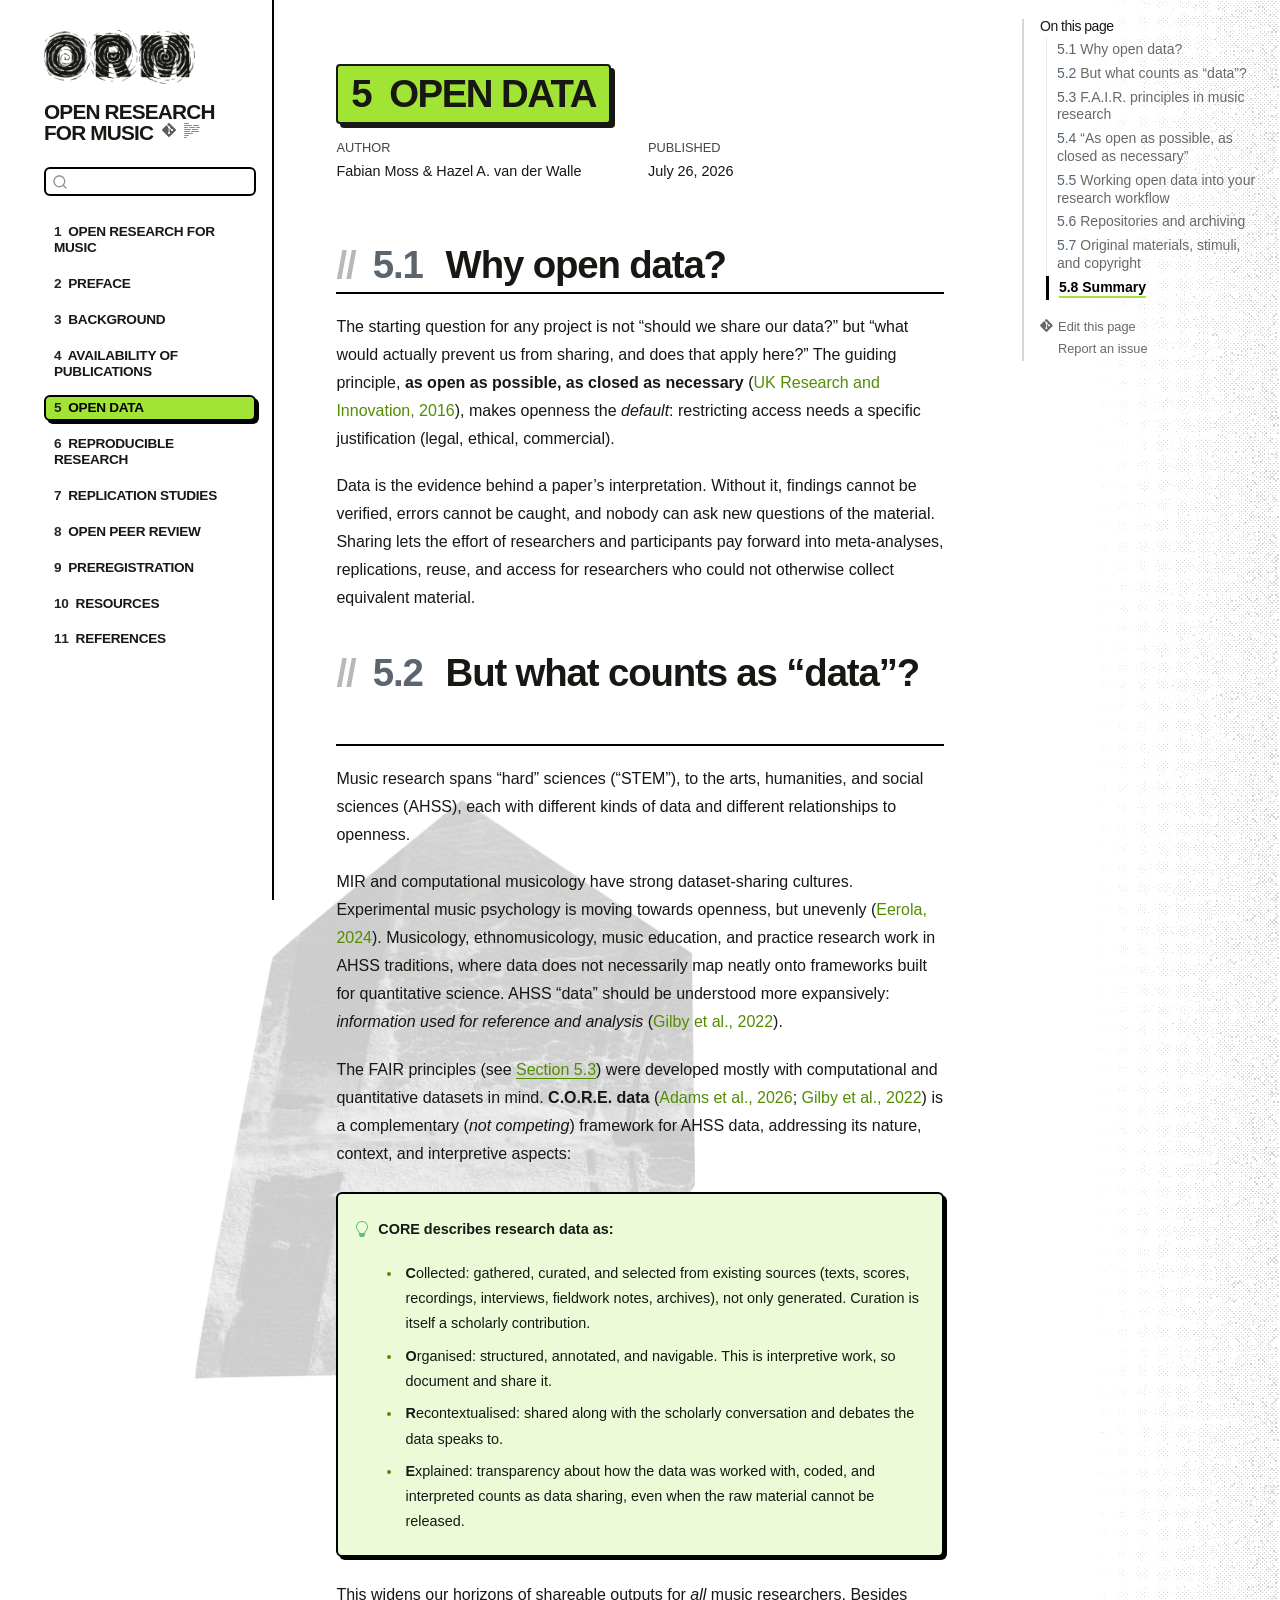
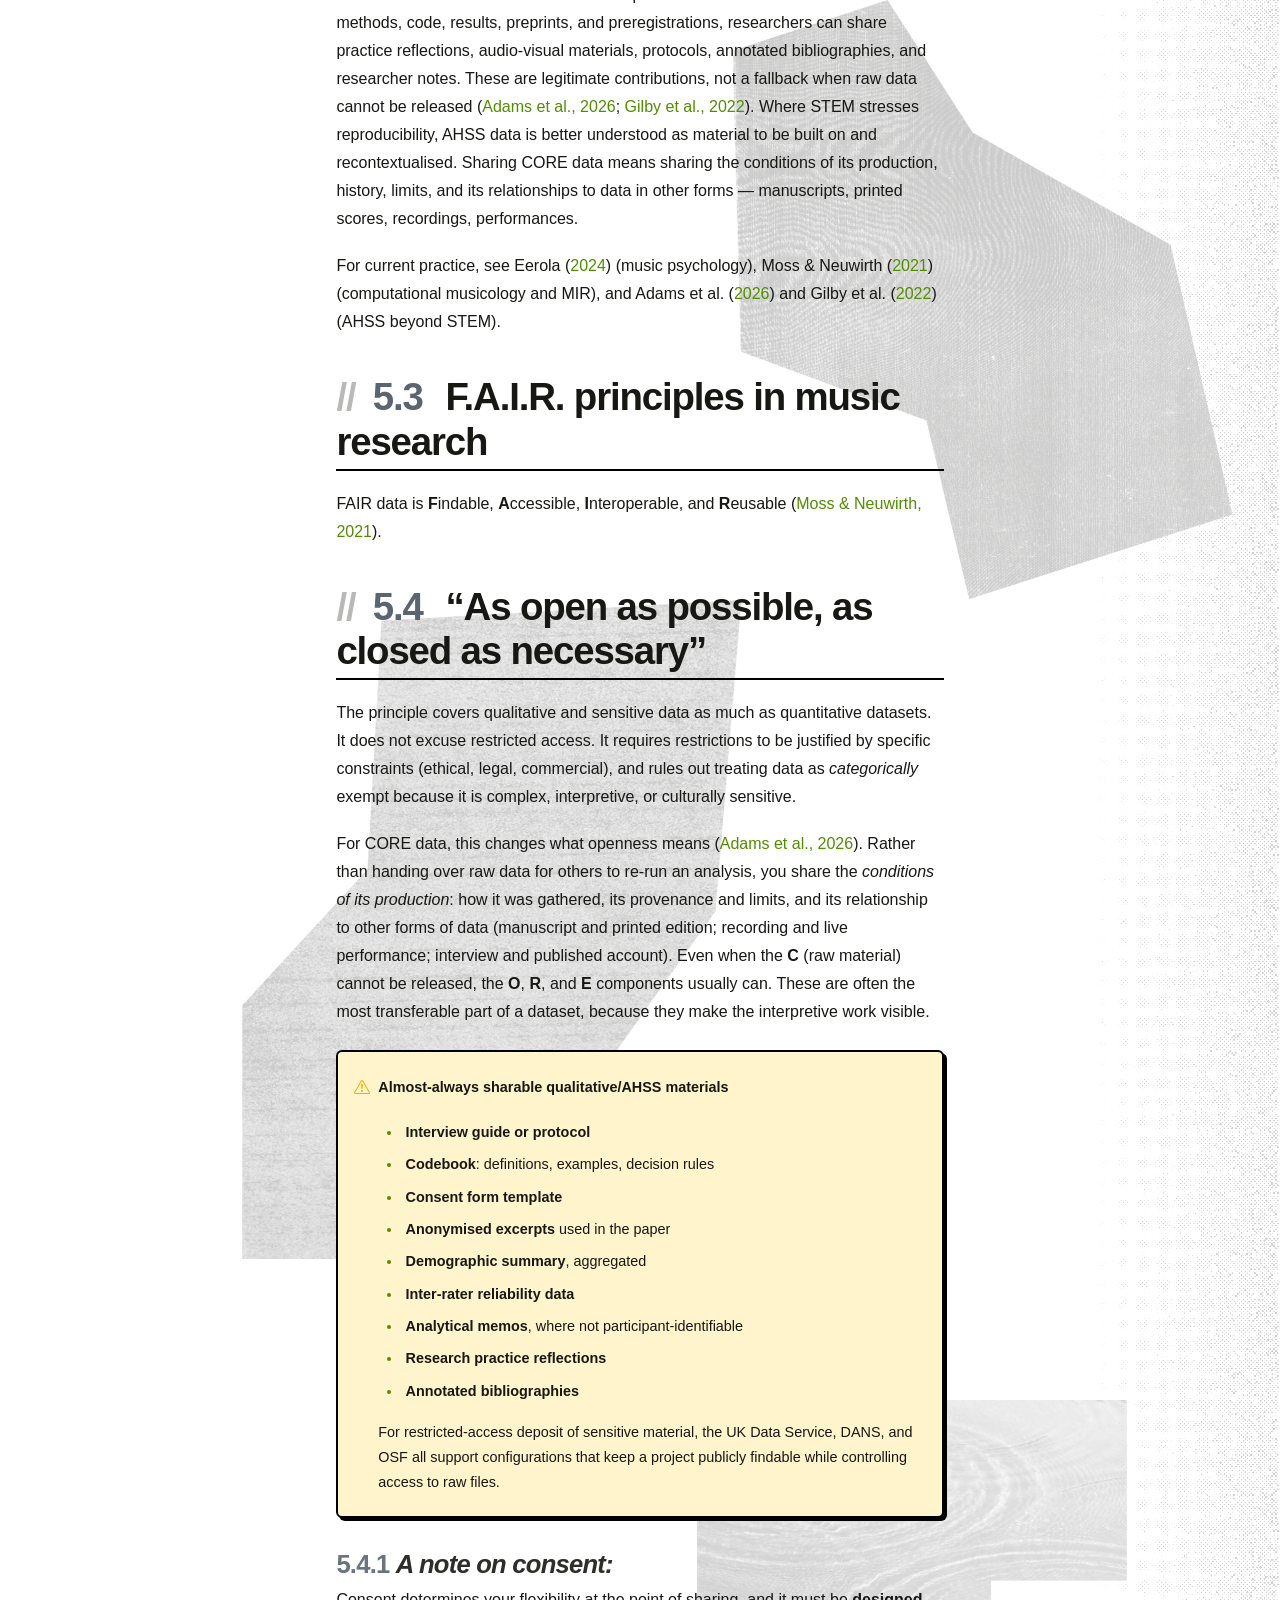
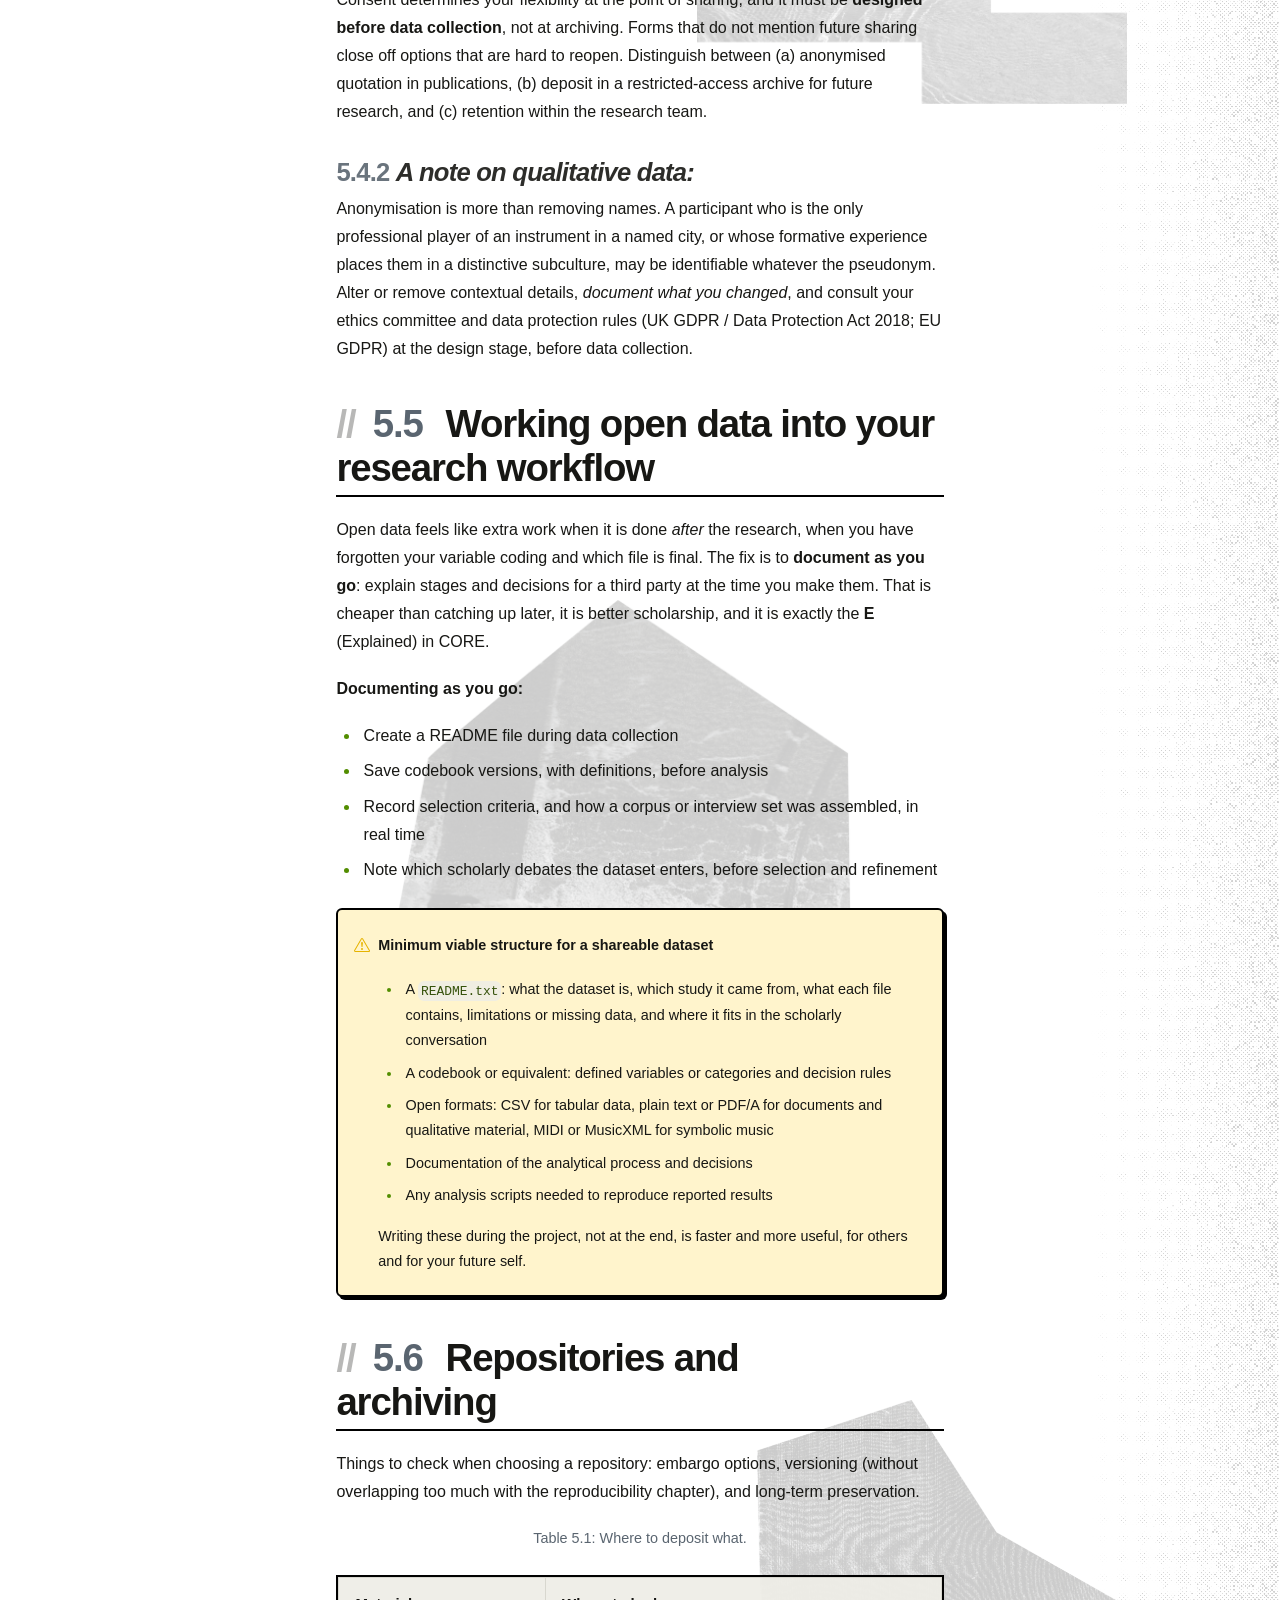
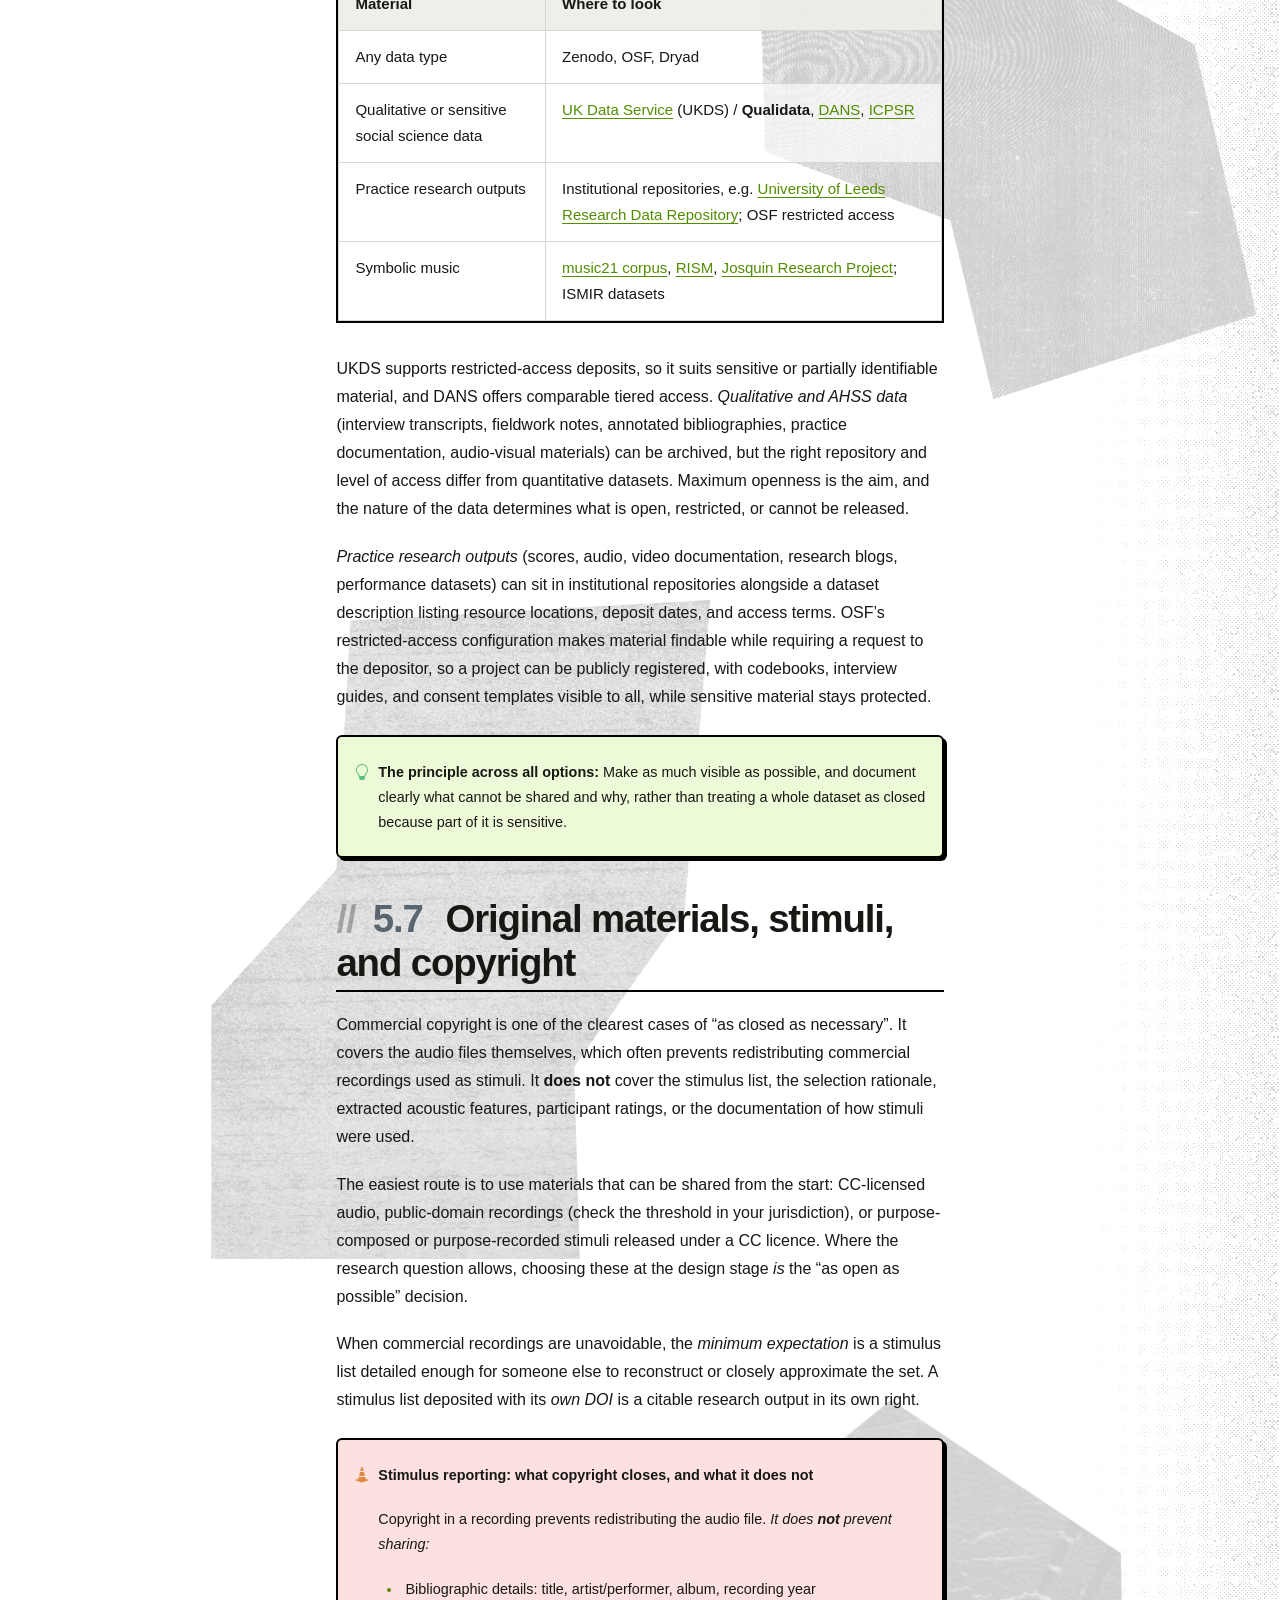
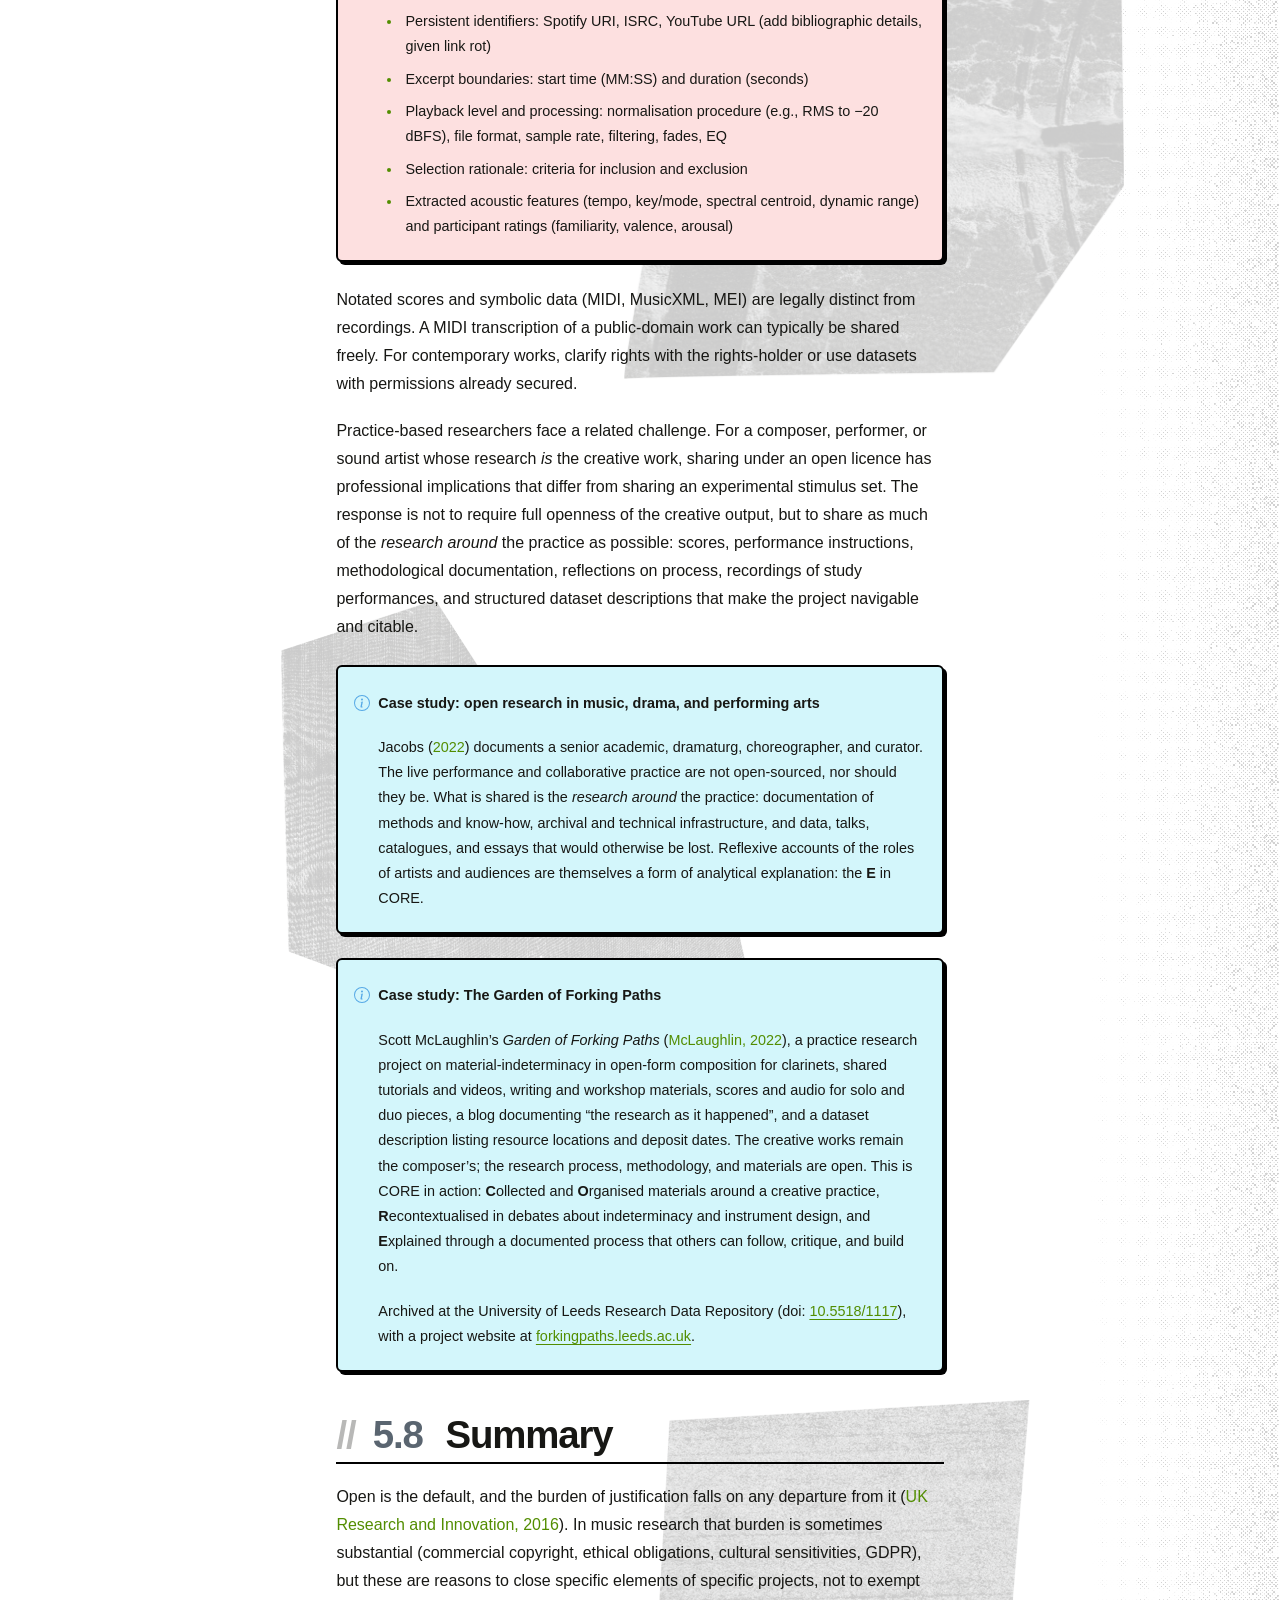
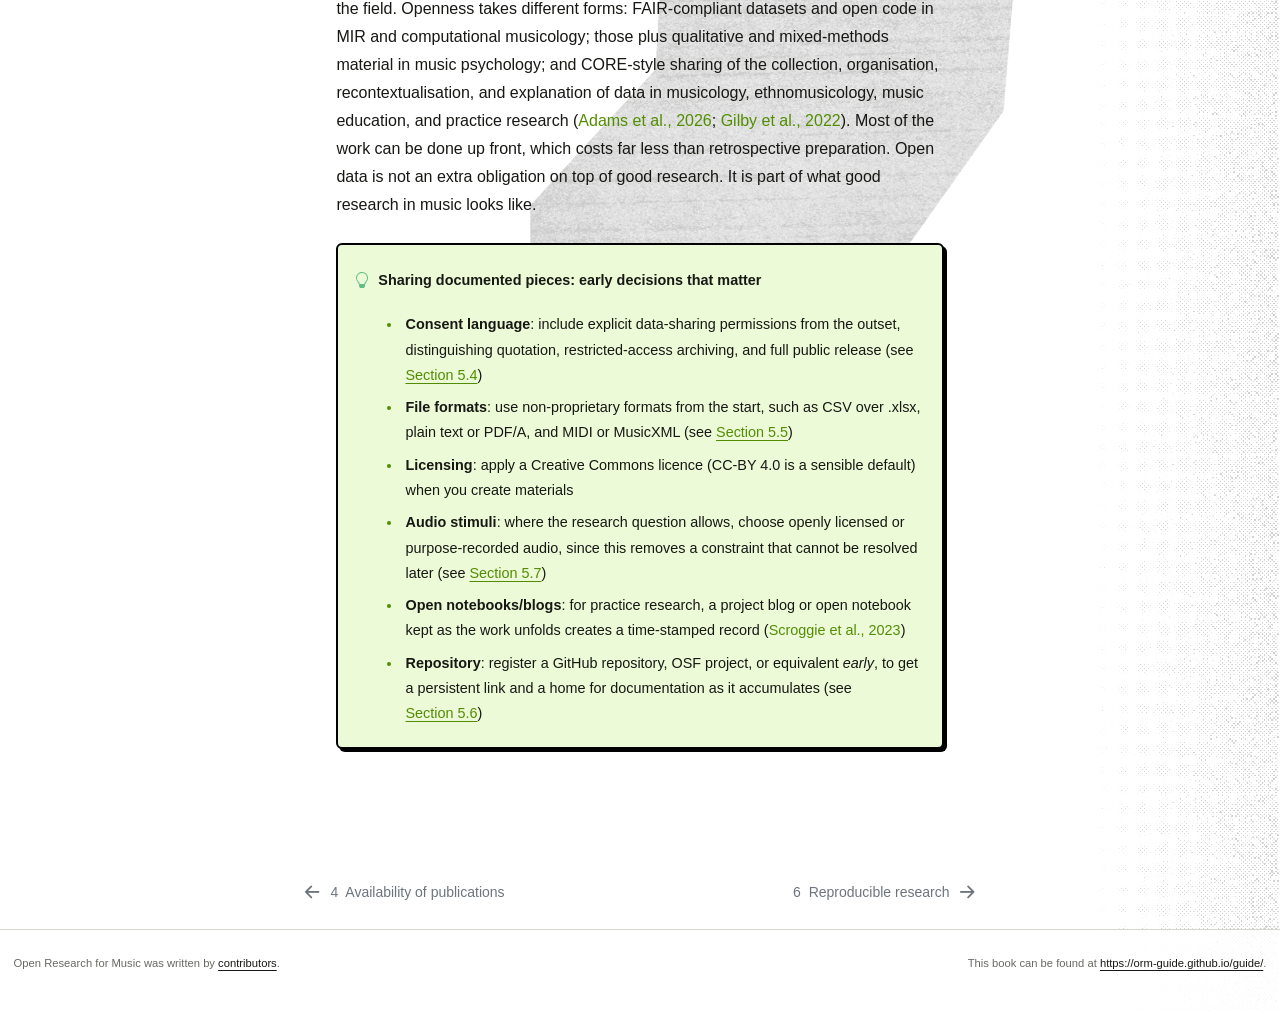
<file: docs/section3.html>
<!DOCTYPE html>
<html xmlns="http://www.w3.org/1999/xhtml" lang="en" xml:lang="en"><head>

<meta charset="utf-8">
<meta name="generator" content="quarto-1.10.18">

<meta name="viewport" content="width=device-width, initial-scale=1.0, user-scalable=yes">

<meta name="author" content="Tuomas Eerola">
<meta name="dcterms.date" content="2026-07-26">

<title>5&nbsp; Open Data – Open Research for Music</title>
<style>
/* Default styles provided by pandoc.
** See https://pandoc.org/MANUAL.html#variables-for-html for config info.
*/
span.smallcaps{font-variant: small-caps;}
div.columns{display: flex; gap: 1.5em;}
div.column{flex: auto;}
@media screen {
div.columns{gap: min(4vw, 1.5em);}
div.column{overflow-x: auto;}
}
div.hanging-indent{margin-left: 1.5em; text-indent: -1.5em;}
ul.task-list{list-style: none;}
ul.task-list li input[type="checkbox"] {
  width: 0.8em;
  margin: 0 0.8em 0.2em -1em; /* quarto-specific, see https://github.com/quarto-dev/quarto-cli/issues/4556 */ 
  vertical-align: middle;
}
/* CSS for citations */
div.csl-bib-body { }
div.csl-entry {
  clear: both;
  margin-bottom: 0em;
}
.hanging-indent div.csl-entry {
  margin-left:2em;
  text-indent:-2em;
}
div.csl-left-margin {
  min-width:2em;
  float:left;
}
div.csl-right-inline {
  margin-left:2em;
  padding-left:1em;
}
div.csl-indent {
  margin-left: 2em;
}</style>


<script src="site_libs/quarto-nav/quarto-nav.js"></script>
<script src="site_libs/quarto-nav/headroom.min.js"></script>
<script src="site_libs/clipboard/clipboard.min.js"></script>
<script src="site_libs/quarto-search/autocomplete.umd.js"></script>
<script src="site_libs/quarto-search/fuse.min.js"></script>
<script src="site_libs/quarto-search/quarto-search.js"></script>
<meta name="quarto:offset" content="./">
<link href="./section4.html" rel="next">
<link href="./section2.html" rel="prev">
<link href="./assets/orm-M-green.png" rel="icon" type="image/png">
<script src="site_libs/quarto-html/quarto.js" type="module"></script>
<script src="site_libs/quarto-html/tabsets/tabsets.js" type="module"></script>
<script src="site_libs/quarto-html/popper.min.js"></script>
<script src="site_libs/quarto-html/tippy.umd.min.js"></script>
<script src="site_libs/quarto-html/anchor.min.js"></script>
<link href="site_libs/quarto-html/tippy.css" rel="stylesheet">
<link href="site_libs/quarto-html/quarto-syntax-highlighting-64a204ab8560d761af7679ceaba22944.css" rel="stylesheet" id="quarto-text-highlighting-styles">
<script src="site_libs/bootstrap/bootstrap.min.js"></script>
<link href="site_libs/bootstrap/bootstrap-icons.css" rel="stylesheet">
<link href="site_libs/bootstrap/bootstrap-1d6a821679d0f0517f891505f12ca3c2.min.css" rel="stylesheet" append-hash="true" id="quarto-bootstrap" data-mode="light">
<script id="quarto-search-options" type="application/json">{
  "location": "sidebar",
  "copy-button": false,
  "collapse-after": 3,
  "panel-placement": "start",
  "type": "textbox",
  "limit": 50,
  "keyboard-shortcut": [
    "f",
    "/",
    "s"
  ],
  "show-item-context": false,
  "language": {
    "search-no-results-text": "No results",
    "search-matching-documents-text": "matching documents",
    "search-copy-link-title": "Copy link to search",
    "search-hide-matches-text": "Hide additional matches",
    "search-more-match-text": "more match in this document",
    "search-more-matches-text": "more matches in this document",
    "search-clear-button-title": "Clear",
    "search-text-placeholder": "",
    "search-detached-cancel-button-title": "Cancel",
    "search-submit-button-title": "Submit",
    "search-label": "Search"
  }
}</script>
<script>
  document.documentElement.classList.add('orm-rich');
  if (
    window.location.pathname.endsWith('/index.html') ||
    window.location.pathname.endsWith('/')
  ) {
    document.documentElement.classList.add('orm-index');
  }
</script>


<link rel="stylesheet" href="orm.css">
</head>

<body class="nav-sidebar floating quarto-light">

<div id="quarto-search-results"></div>
  <header id="quarto-header" class="headroom fixed-top">
  <nav class="quarto-secondary-nav">
    <div class="container-fluid d-flex">
      <button type="button" class="quarto-btn-toggle btn" data-bs-toggle="collapse" role="button" data-bs-target=".quarto-sidebar-collapse-item" aria-controls="quarto-sidebar" aria-expanded="false" aria-label="Toggle sidebar navigation" onclick="if (window.quartoToggleHeadroom) { window.quartoToggleHeadroom(); }">
        <i class="bi bi-layout-text-sidebar-reverse"></i>
      </button>
        <nav class="quarto-page-breadcrumbs" aria-label="breadcrumb"><ol class="breadcrumb"><li class="breadcrumb-item"><a href="./section3.html"><span class="chapter-number">5</span>&nbsp; <span class="chapter-title">Open Data</span></a></li></ol></nav>
        <a class="flex-grow-1" role="navigation" data-bs-toggle="collapse" data-bs-target=".quarto-sidebar-collapse-item" aria-controls="quarto-sidebar" aria-expanded="false" aria-label="Toggle sidebar navigation" onclick="if (window.quartoToggleHeadroom) { window.quartoToggleHeadroom(); }">      
        </a>
      <button type="button" class="btn quarto-search-button" aria-label="Search" onclick="window.quartoOpenSearch();">
        <i class="bi bi-search"></i>
      </button>
    </div>
  </nav>
</header>
<!-- content -->
<div id="quarto-content" class="quarto-container page-columns page-rows-contents page-layout-article">
<!-- sidebar -->
  <nav id="quarto-sidebar" class="sidebar collapse collapse-horizontal quarto-sidebar-collapse-item sidebar-navigation floating overflow-auto">
    <div class="pt-lg-2 mt-2 text-left sidebar-header sidebar-header-stacked">
      <a href="./index.html" class="sidebar-logo-link">
      <img src="./assets/orm-logo.png" alt="Open Research for Music" class="sidebar-logo light-content py-0 d-lg-inline d-none">
      <img src="./assets/orm-logo.png" alt="Open Research for Music" class="sidebar-logo dark-content py-0 d-lg-inline d-none">
      </a>
    <div class="sidebar-title mb-0 py-0">
      <a href="./">Open Research for Music</a> 
        <div class="sidebar-tools-main">
    <a href="https://orm-guide.github.io/guide/" title="Source Code" class="quarto-navigation-tool px-1" aria-label="Source Code"><i class="bi bi-git"></i></a>
  <a href="" class="quarto-reader-toggle quarto-navigation-tool px-1" onclick="window.quartoToggleReader(); return false;" title="Toggle reader mode">
  <div class="quarto-reader-toggle-btn">
  <i class="bi"></i>
  </div>
</a>
</div>
    </div>
      </div>
        <div class="mt-2 flex-shrink-0 align-items-center">
        <div class="sidebar-search">
        <div id="quarto-search" class="" title="Search"></div>
        </div>
        </div>
    <div class="sidebar-menu-container"> 
    <ul class="list-unstyled mt-1">
        <li class="sidebar-item">
  <div class="sidebar-item-container"> 
  <a href="./index.html" class="sidebar-item-text sidebar-link">
 <span class="menu-text"><span class="chapter-number">1</span>&nbsp; <span class="chapter-title">Open Research for Music</span></span></a>
  </div>
</li>
        <li class="sidebar-item">
  <div class="sidebar-item-container"> 
  <a href="./preface.html" class="sidebar-item-text sidebar-link">
 <span class="menu-text"><span class="chapter-number">2</span>&nbsp; <span class="chapter-title">Preface</span></span></a>
  </div>
</li>
        <li class="sidebar-item">
  <div class="sidebar-item-container"> 
  <a href="./section1.html" class="sidebar-item-text sidebar-link">
 <span class="menu-text"><span class="chapter-number">3</span>&nbsp; <span class="chapter-title">Background</span></span></a>
  </div>
</li>
        <li class="sidebar-item">
  <div class="sidebar-item-container"> 
  <a href="./section2.html" class="sidebar-item-text sidebar-link">
 <span class="menu-text"><span class="chapter-number">4</span>&nbsp; <span class="chapter-title">Availability of publications</span></span></a>
  </div>
</li>
        <li class="sidebar-item">
  <div class="sidebar-item-container"> 
  <a href="./section3.html" class="sidebar-item-text sidebar-link active">
 <span class="menu-text"><span class="chapter-number">5</span>&nbsp; <span class="chapter-title">Open Data</span></span></a>
  </div>
</li>
        <li class="sidebar-item">
  <div class="sidebar-item-container"> 
  <a href="./section4.html" class="sidebar-item-text sidebar-link">
 <span class="menu-text"><span class="chapter-number">6</span>&nbsp; <span class="chapter-title">Reproducible research</span></span></a>
  </div>
</li>
        <li class="sidebar-item">
  <div class="sidebar-item-container"> 
  <a href="./section5.html" class="sidebar-item-text sidebar-link">
 <span class="menu-text"><span class="chapter-number">7</span>&nbsp; <span class="chapter-title">Replication Studies</span></span></a>
  </div>
</li>
        <li class="sidebar-item">
  <div class="sidebar-item-container"> 
  <a href="./section6.html" class="sidebar-item-text sidebar-link">
 <span class="menu-text"><span class="chapter-number">8</span>&nbsp; <span class="chapter-title">Open peer review</span></span></a>
  </div>
</li>
        <li class="sidebar-item">
  <div class="sidebar-item-container"> 
  <a href="./section7.html" class="sidebar-item-text sidebar-link">
 <span class="menu-text"><span class="chapter-number">9</span>&nbsp; <span class="chapter-title">Preregistration</span></span></a>
  </div>
</li>
        <li class="sidebar-item">
  <div class="sidebar-item-container"> 
  <a href="./resources.html" class="sidebar-item-text sidebar-link">
 <span class="menu-text"><span class="chapter-number">10</span>&nbsp; <span class="chapter-title">Resources</span></span></a>
  </div>
</li>
        <li class="sidebar-item">
  <div class="sidebar-item-container"> 
  <a href="./references.html" class="sidebar-item-text sidebar-link">
 <span class="menu-text"><span class="chapter-number">11</span>&nbsp; <span class="chapter-title">References</span></span></a>
  </div>
</li>
    </ul>
    </div>
</nav>
<div id="quarto-sidebar-glass" class="quarto-sidebar-collapse-item" data-bs-toggle="collapse" data-bs-target=".quarto-sidebar-collapse-item"></div>
<!-- margin-sidebar -->
    <div id="quarto-margin-sidebar" class="sidebar margin-sidebar">
        <nav id="TOC" role="doc-toc" class="toc-active">
    <h2 id="toc-title">On this page</h2>
   
  <ul>
  <li><a href="#sec-opendata-why" id="toc-sec-opendata-why" class="nav-link active" data-scroll-target="#sec-opendata-why"><span class="header-section-number">5.1</span> Why open data?</a></li>
  <li><a href="#but-what-counts-as-data" id="toc-but-what-counts-as-data" class="nav-link" data-scroll-target="#but-what-counts-as-data"><span class="header-section-number">5.2</span> But what counts as “data”?</a></li>
  <li><a href="#sec-opendata-fair" id="toc-sec-opendata-fair" class="nav-link" data-scroll-target="#sec-opendata-fair"><span class="header-section-number">5.3</span> F.A.I.R. principles in music research</a></li>
  <li><a href="#sec-opendata-possible" id="toc-sec-opendata-possible" class="nav-link" data-scroll-target="#sec-opendata-possible"><span class="header-section-number">5.4</span> “As open as possible, as closed as necessary”</a>
  <ul class="collapse">
  <li><a href="#a-note-on-consent" id="toc-a-note-on-consent" class="nav-link" data-scroll-target="#a-note-on-consent"><span class="header-section-number">5.4.1</span> <em>A note on consent:</em></a></li>
  <li><a href="#a-note-on-qualitative-data" id="toc-a-note-on-qualitative-data" class="nav-link" data-scroll-target="#a-note-on-qualitative-data"><span class="header-section-number">5.4.2</span> <em>A note on qualitative data:</em></a></li>
  </ul></li>
  <li><a href="#sec-opendata-workflow" id="toc-sec-opendata-workflow" class="nav-link" data-scroll-target="#sec-opendata-workflow"><span class="header-section-number">5.5</span> Working open data into your research workflow</a></li>
  <li><a href="#sec-opendata-repositories" id="toc-sec-opendata-repositories" class="nav-link" data-scroll-target="#sec-opendata-repositories"><span class="header-section-number">5.6</span> Repositories and archiving</a></li>
  <li><a href="#sec-opendata-copyright" id="toc-sec-opendata-copyright" class="nav-link" data-scroll-target="#sec-opendata-copyright"><span class="header-section-number">5.7</span> Original materials, stimuli, and copyright</a></li>
  <li><a href="#sec-opendata-summary" id="toc-sec-opendata-summary" class="nav-link" data-scroll-target="#sec-opendata-summary"><span class="header-section-number">5.8</span> Summary</a></li>
  </ul>
<div class="toc-actions"><ul><li><a href="https://orm-guide.github.io/guide/edit/main/section3.qmd" class="toc-action"><i class="bi bi-git"></i>Edit this page</a></li><li><a href="https://orm-guide.github.io/guide/issues/new" class="toc-action"><i class="bi empty"></i>Report an issue</a></li></ul></div></nav>
    </div>
<!-- main -->
<main class="content" id="quarto-document-content">

<header id="title-block-header" class="quarto-title-block default">
<div class="quarto-title">
<h1 class="title"><span id="sec-OAdata" class="quarto-section-identifier"><span class="chapter-number">5</span>&nbsp; <span class="chapter-title">Open Data</span></span></h1>
</div>



<div class="quarto-title-meta">

    <div>
    <div class="quarto-title-meta-heading">Author</div>
    <div class="quarto-title-meta-contents">
             <p>Fabian Moss &amp; Hazel A. van der Walle </p>
          </div>
  </div>
    
    <div>
    <div class="quarto-title-meta-heading">Published</div>
    <div class="quarto-title-meta-contents">
      <p class="date">July 26, 2026</p>
    </div>
  </div>
  
    
  </div>
  


</header>


<section id="sec-opendata-why" class="level2" data-number="5.1">
<h2 data-number="5.1" class="anchored" data-anchor-id="sec-opendata-why"><span class="header-section-number">5.1</span> Why open data?</h2>
<p>The starting question for any project is not “should we share our data?” but “what would actually prevent us from sharing, and does that apply here?” The guiding principle, <strong>as open as possible, as closed as necessary</strong> <span class="citation" data-cites="ukri2016concordat">(<a href="references.html#ref-ukri2016concordat" role="doc-biblioref">UK Research and Innovation, 2016</a>)</span>, makes openness the <em>default</em>: restricting access needs a specific justification (legal, ethical, commercial).</p>
<p>Data is the evidence behind a paper’s interpretation. Without it, findings cannot be verified, errors cannot be caught, and nobody can ask new questions of the material. Sharing lets the effort of researchers and participants pay forward into meta-analyses, replications, reuse, and access for researchers who could not otherwise collect equivalent material.</p>
</section>
<section id="but-what-counts-as-data" class="level2" data-number="5.2">
<h2 data-number="5.2" class="anchored" data-anchor-id="but-what-counts-as-data"><span class="header-section-number">5.2</span> But what counts as “data”?</h2>
<p>Music research spans “hard” sciences (“STEM”), to the arts, humanities, and social sciences (AHSS), each with different kinds of data and different relationships to openness.</p>
<p>MIR and computational musicology have strong dataset-sharing cultures. Experimental music psychology is moving towards openness, but unevenly <span class="citation" data-cites="eerola2023transparency">(<a href="references.html#ref-eerola2023transparency" role="doc-biblioref">Eerola, 2024</a>)</span>. Musicology, ethnomusicology, music education, and practice research work in AHSS traditions, where data does not necessarily map neatly onto frameworks built for quantitative science. AHSS “data” should be understood more expansively: <em>information used for reference and analysis</em> <span class="citation" data-cites="gilby2022openresearch">(<a href="references.html#ref-gilby2022openresearch" role="doc-biblioref">Gilby et al., 2022</a>)</span>.</p>
<p>The FAIR principles (see <a href="#sec-opendata-fair" class="quarto-xref"><span>Section 5.3</span></a>) were developed mostly with computational and quantitative datasets in mind. <strong>C.O.R.E. data</strong> <span class="citation" data-cites="gilby2022openresearch adams2026morphss">(<a href="references.html#ref-adams2026morphss" role="doc-biblioref">Adams et al., 2026</a>; <a href="references.html#ref-gilby2022openresearch" role="doc-biblioref">Gilby et al., 2022</a>)</span> is a complementary (<em>not competing</em>) framework for AHSS data, addressing its nature, context, and interpretive aspects:</p>
<div class="callout callout-style-simple callout-tip">
<div class="callout-body d-flex">
<div class="callout-icon-container">
<i class="callout-icon"></i>
</div>
<div class="callout-body-container">
<p><strong>CORE describes research data as:</strong></p>
<ul>
<li><strong>C</strong>ollected: gathered, curated, and selected from existing sources (texts, scores, recordings, interviews, fieldwork notes, archives), not only generated. Curation is itself a scholarly contribution.</li>
<li><strong>O</strong>rganised: structured, annotated, and navigable. This is interpretive work, so document and share it.</li>
<li><strong>R</strong>econtextualised: shared along with the scholarly conversation and debates the data speaks to.</li>
<li><strong>E</strong>xplained: transparency about how the data was worked with, coded, and interpreted counts as data sharing, even when the raw material cannot be released.</li>
</ul>
</div>
</div>
</div>
<p>This widens our horizons of shareable outputs for <em>all</em> music researchers. Besides methods, code, results, preprints, and preregistrations, researchers can share practice reflections, audio-visual materials, protocols, annotated bibliographies, and researcher notes. These are legitimate contributions, not a fallback when raw data cannot be released <span class="citation" data-cites="gilby2022openresearch adams2026morphss">(<a href="references.html#ref-adams2026morphss" role="doc-biblioref">Adams et al., 2026</a>; <a href="references.html#ref-gilby2022openresearch" role="doc-biblioref">Gilby et al., 2022</a>)</span>. Where STEM stresses reproducibility, AHSS data is better understood as material to be built on and recontextualised. Sharing CORE data means sharing the conditions of its production, history, limits, and its relationships to data in other forms — manuscripts, printed scores, recordings, performances.</p>
<p>For current practice, see <span class="citation" data-cites="eerola2023transparency">Eerola (<a href="references.html#ref-eerola2023transparency" role="doc-biblioref">2024</a>)</span> (music psychology), <span class="citation" data-cites="moss2021fair">Moss &amp; Neuwirth (<a href="references.html#ref-moss2021fair" role="doc-biblioref">2021</a>)</span> (computational musicology and MIR), and <span class="citation" data-cites="adams2026morphss">Adams et al. (<a href="references.html#ref-adams2026morphss" role="doc-biblioref">2026</a>)</span> and <span class="citation" data-cites="gilby2022openresearch">Gilby et al. (<a href="references.html#ref-gilby2022openresearch" role="doc-biblioref">2022</a>)</span> (AHSS beyond STEM).</p>
</section>
<section id="sec-opendata-fair" class="level2" data-number="5.3">
<h2 data-number="5.3" class="anchored" data-anchor-id="sec-opendata-fair"><span class="header-section-number">5.3</span> F.A.I.R. principles in music research</h2>
<p>FAIR data is <strong>F</strong>indable, <strong>A</strong>ccessible, <strong>I</strong>nteroperable, and <strong>R</strong>eusable <span class="citation" data-cites="moss2021fair">(<a href="references.html#ref-moss2021fair" role="doc-biblioref">Moss &amp; Neuwirth, 2021</a>)</span>.</p>
<!-- FABIAN TO WRITE: this section.

::: {.callout-caution appearance="minimal"}
**Fabian's section.**
:::

::: {.callout-tip}
**FAIR principles [@moss2021fair]:**

- **F**indable — fff
- **A**ccessible — aaa
- **I**nteroperable — iii
- **R**eusable — rrr

:::

> FOR FABIAN: Perhaps a table of common music data types could go here (audio, symbolic, behavioural, physiological, text) with FAIR / CORE considerations per type?
-->
</section>
<section id="sec-opendata-possible" class="level2" data-number="5.4">
<h2 data-number="5.4" class="anchored" data-anchor-id="sec-opendata-possible"><span class="header-section-number">5.4</span> “As open as possible, as closed as necessary”</h2>
<p>The principle covers qualitative and sensitive data as much as quantitative datasets. It does not excuse restricted access. It requires restrictions to be justified by specific constraints (ethical, legal, commercial), and rules out treating data as <em>categorically</em> exempt because it is complex, interpretive, or culturally sensitive.</p>
<p>For CORE data, this changes what openness means <span class="citation" data-cites="adams2026morphss">(<a href="references.html#ref-adams2026morphss" role="doc-biblioref">Adams et al., 2026</a>)</span>. Rather than handing over raw data for others to re-run an analysis, you share the <em>conditions of its production</em>: how it was gathered, its provenance and limits, and its relationship to other forms of data (manuscript and printed edition; recording and live performance; interview and published account). Even when the <strong>C</strong> (raw material) cannot be released, the <strong>O</strong>, <strong>R</strong>, and <strong>E</strong> components usually can. These are often the most transferable part of a dataset, because they make the interpretive work visible.</p>
<div class="callout callout-style-simple callout-warning">
<div class="callout-body d-flex">
<div class="callout-icon-container">
<i class="callout-icon"></i>
</div>
<div class="callout-body-container">
<p><strong>Almost-always sharable qualitative/AHSS materials</strong></p>
<ul>
<li><strong>Interview guide or protocol</strong></li>
<li><strong>Codebook</strong>: definitions, examples, decision rules</li>
<li><strong>Consent form template</strong></li>
<li><strong>Anonymised excerpts</strong> used in the paper</li>
<li><strong>Demographic summary</strong>, aggregated</li>
<li><strong>Inter-rater reliability data</strong></li>
<li><strong>Analytical memos</strong>, where not participant-identifiable</li>
<li><strong>Research practice reflections</strong></li>
<li><strong>Annotated bibliographies</strong></li>
</ul>
<p>For restricted-access deposit of sensitive material, the UK Data Service, DANS, and OSF all support configurations that keep a project publicly findable while controlling access to raw files.</p>
</div>
</div>
</div>
<section id="a-note-on-consent" class="level3" data-number="5.4.1">
<h3 data-number="5.4.1" class="anchored" data-anchor-id="a-note-on-consent"><span class="header-section-number">5.4.1</span> <em>A note on consent:</em></h3>
<p>Consent determines your flexibility at the point of sharing, and it must be <strong>designed before data collection</strong>, not at archiving. Forms that do not mention future sharing close off options that are hard to reopen. Distinguish between (a) anonymised quotation in publications, (b) deposit in a restricted-access archive for future research, and (c) retention within the research team.</p>
</section>
<section id="a-note-on-qualitative-data" class="level3" data-number="5.4.2">
<h3 data-number="5.4.2" class="anchored" data-anchor-id="a-note-on-qualitative-data"><span class="header-section-number">5.4.2</span> <em>A note on qualitative data:</em></h3>
<p>Anonymisation is more than removing names. A participant who is the only professional player of an instrument in a named city, or whose formative experience places them in a distinctive subculture, may be identifiable whatever the pseudonym. Alter or remove contextual details, <em>document what you changed</em>, and consult your ethics committee and data protection rules (UK GDPR / Data Protection Act 2018; EU GDPR) at the design stage, before data collection.</p>
<!-- (POSSIBLE SPLIT POINT): [if this gets too long!]

Everything ABOVE this line = "what open data is and why" (concepts, FAIR/CORE, ethics of sharing). 
Everything BELOW = "how to share in practice" (workflow, DMPs, repositories, copyright). 

>>> if we go with this split, I can move all lines below into a section3b.qmd (note to add to yml file). -->
</section>
</section>
<section id="sec-opendata-workflow" class="level2" data-number="5.5">
<h2 data-number="5.5" class="anchored" data-anchor-id="sec-opendata-workflow"><span class="header-section-number">5.5</span> Working open data into your research workflow</h2>
<p>Open data feels like extra work when it is done <em>after</em> the research, when you have forgotten your variable coding and which file is final. The fix is to <strong>document as you go</strong>: explain stages and decisions for a third party at the time you make them. That is cheaper than catching up later, it is better scholarship, and it is exactly the <strong>E</strong> (Explained) in CORE.</p>
<p><strong>Documenting as you go:</strong></p>
<ul>
<li>Create a README file during data collection</li>
<li>Save codebook versions, with definitions, before analysis</li>
<li>Record selection criteria, and how a corpus or interview set was assembled, in real time</li>
<li>Note which scholarly debates the dataset enters, before selection and refinement</li>
</ul>
<div class="callout callout-style-simple callout-warning">
<div class="callout-body d-flex">
<div class="callout-icon-container">
<i class="callout-icon"></i>
</div>
<div class="callout-body-container">
<p><strong>Minimum viable structure for a shareable dataset</strong></p>
<ul>
<li>A <code>README.txt</code>: what the dataset is, which study it came from, what each file contains, limitations or missing data, and where it fits in the scholarly conversation</li>
<li>A codebook or equivalent: defined variables or categories and decision rules</li>
<li>Open formats: CSV for tabular data, plain text or PDF/A for documents and qualitative material, MIDI or MusicXML for symbolic music</li>
<li>Documentation of the analytical process and decisions</li>
<li>Any analysis scripts needed to reproduce reported results</li>
</ul>
<p>Writing these during the project, not at the end, is faster and more useful, for others and for your future self.</p>
</div>
</div>
</div>
<!-- FABIAN TO WRITE:
### Data management plans {#sec-opendata-dmp}

*[For Fabian: Suggestion to cover funder requirements for formal DMPs (UKRI, Horizon Europe, NIH), tools such as DMPonline and the OSF DMP template, and the practical components of a DMP. DMPs for music research projects could specify data sharing plans in terms of FAIR/CORE principles, following framing introduced in §5.2.]*
-->
</section>
<section id="sec-opendata-repositories" class="level2" data-number="5.6">
<h2 data-number="5.6" class="anchored" data-anchor-id="sec-opendata-repositories"><span class="header-section-number">5.6</span> Repositories and archiving</h2>
<!-- FABIAN: [Main repository table / guidance? Could integrate here as a repository table or as a callout?]
e.g.
::: {.callout-caution appearance="minimal"}
[need these sections worked in together — see what you think, Fabian!]
:::
-->
<p>Things to check when choosing a repository: embargo options, versioning (without overlapping too much with the reproducibility chapter), and long-term preservation.</p>
<div id="tbl-repositories" class="quarto-float quarto-figure quarto-figure-center anchored">
<figure class="quarto-float quarto-float-tbl figure">
<figcaption class="quarto-float-caption-top quarto-float-caption quarto-float-tbl" id="tbl-repositories-caption-0ceaefa1-69ba-4598-a22c-09a6ac19f8ca">
Table&nbsp;5.1: Where to deposit what.
</figcaption>
<div aria-describedby="tbl-repositories-caption-0ceaefa1-69ba-4598-a22c-09a6ac19f8ca">
<table class="caption-top table">
<thead>
<tr class="header">
<th style="text-align: left;">Material</th>
<th style="text-align: left;">Where to look</th>
</tr>
</thead>
<tbody>
<tr class="odd">
<td style="text-align: left;">Any data type</td>
<td style="text-align: left;">Zenodo, OSF, Dryad</td>
</tr>
<tr class="even">
<td style="text-align: left;">Qualitative or sensitive social science data</td>
<td style="text-align: left;"><a href="https://ukdataservice.ac.uk/">UK Data Service</a> (UKDS) / <strong>Qualidata</strong>, <a href="https://dans.knaw.nl/">DANS</a>, <a href="https://www.icpsr.umich.edu/">ICPSR</a></td>
</tr>
<tr class="odd">
<td style="text-align: left;">Practice research outputs</td>
<td style="text-align: left;">Institutional repositories, e.g.&nbsp;<a href="https://archive.researchdata.leeds.ac.uk/">University of Leeds Research Data Repository</a>; OSF restricted access</td>
</tr>
<tr class="even">
<td style="text-align: left;">Symbolic music</td>
<td style="text-align: left;"><a href="https://web.mit.edu/music21/">music21 corpus</a>, <a href="https://rism.info/">RISM</a>, <a href="https://josquin.stanford.edu/">Josquin Research Project</a>; ISMIR datasets</td>
</tr>
</tbody>
</table>
</div>
</figure>
</div>
<p>UKDS supports restricted-access deposits, so it suits sensitive or partially identifiable material, and DANS offers comparable tiered access. <em>Qualitative and AHSS data</em> (interview transcripts, fieldwork notes, annotated bibliographies, practice documentation, audio-visual materials) can be archived, but the right repository and level of access differ from quantitative datasets. Maximum openness is the aim, and the nature of the data determines what is open, restricted, or cannot be released.</p>
<p><em>Practice research outputs</em> (scores, audio, video documentation, research blogs, performance datasets) can sit in institutional repositories alongside a dataset description listing resource locations, deposit dates, and access terms. OSF’s restricted-access configuration makes material findable while requiring a request to the depositor, so a project can be publicly registered, with codebooks, interview guides, and consent templates visible to all, while sensitive material stays protected.</p>
<div class="callout callout-style-simple callout-tip">
<div class="callout-body d-flex">
<div class="callout-icon-container">
<i class="callout-icon"></i>
</div>
<div class="callout-body-container">
<p><strong>The principle across all options:</strong> Make as much visible as possible, and document clearly what cannot be shared and why, rather than treating a whole dataset as closed because part of it is sensitive.</p>
</div>
</div>
</div>
</section>
<section id="sec-opendata-copyright" class="level2" data-number="5.7">
<h2 data-number="5.7" class="anchored" data-anchor-id="sec-opendata-copyright"><span class="header-section-number">5.7</span> Original materials, stimuli, and copyright</h2>
<p>Commercial copyright is one of the clearest cases of “as closed as necessary”. It covers the audio files themselves, which often prevents redistributing commercial recordings used as stimuli. It <strong>does not</strong> cover the stimulus list, the selection rationale, extracted acoustic features, participant ratings, or the documentation of how stimuli were used.</p>
<p>The easiest route is to use materials that can be shared from the start: CC-licensed audio, public-domain recordings (check the threshold in your jurisdiction), or purpose-composed or purpose-recorded stimuli released under a CC licence. Where the research question allows, choosing these at the design stage <em>is</em> the “as open as possible” decision.</p>
<p>When commercial recordings are unavoidable, the <em>minimum expectation</em> is a stimulus list detailed enough for someone else to reconstruct or closely approximate the set. A stimulus list deposited with its <em>own DOI</em> is a citable research output in its own right.</p>
<div class="callout callout-style-simple callout-caution">
<div class="callout-body d-flex">
<div class="callout-icon-container">
<i class="callout-icon"></i>
</div>
<div class="callout-body-container">
<p><strong>Stimulus reporting: what copyright closes, and what it does not</strong></p>
<p>Copyright in a recording prevents redistributing the audio file. <em>It does <strong>not</strong> prevent sharing:</em></p>
<ul>
<li>Bibliographic details: title, artist/performer, album, recording year</li>
<li>Persistent identifiers: Spotify URI, ISRC, YouTube URL (add bibliographic details, given link rot)</li>
<li>Excerpt boundaries: start time (MM:SS) and duration (seconds)</li>
<li>Playback level and processing: normalisation procedure (e.g., RMS to −20 dBFS), file format, sample rate, filtering, fades, EQ</li>
<li>Selection rationale: criteria for inclusion and exclusion</li>
<li>Extracted acoustic features (tempo, key/mode, spectral centroid, dynamic range) and participant ratings (familiarity, valence, arousal)</li>
</ul>
</div>
</div>
</div>
<p>Notated scores and symbolic data (MIDI, MusicXML, MEI) are legally distinct from recordings. A MIDI transcription of a public-domain work can typically be shared freely. For contemporary works, clarify rights with the rights-holder or use datasets with permissions already secured.</p>
<p>Practice-based researchers face a related challenge. For a composer, performer, or sound artist whose research <em>is</em> the creative work, sharing under an open licence has professional implications that differ from sharing an experimental stimulus set. The response is not to require full openness of the creative output, but to share as much of the <em>research around</em> the practice as possible: scores, performance instructions, methodological documentation, reflections on process, recordings of study performances, and structured dataset descriptions that make the project navigable and citable.</p>
<div class="callout callout-style-simple callout-note">
<div class="callout-body d-flex">
<div class="callout-icon-container">
<i class="callout-icon"></i>
</div>
<div class="callout-body-container">
<p><strong>Case study: open research in music, drama, and performing arts</strong></p>
<p>Jacobs <span class="citation" data-cites="jacobs2022openresearch">(<a href="references.html#ref-jacobs2022openresearch" role="doc-biblioref">2022</a>)</span> documents a senior academic, dramaturg, choreographer, and curator. The live performance and collaborative practice are not open-sourced, nor should they be. What is shared is the <em>research around</em> the practice: documentation of methods and know-how, archival and technical infrastructure, and data, talks, catalogues, and essays that would otherwise be lost. Reflexive accounts of the roles of artists and audiences are themselves a form of analytical explanation: the <strong>E</strong> in CORE.</p>
</div>
</div>
</div>
<div class="callout callout-style-simple callout-note">
<div class="callout-body d-flex">
<div class="callout-icon-container">
<i class="callout-icon"></i>
</div>
<div class="callout-body-container">
<p><strong>Case study: The Garden of Forking Paths</strong></p>
<p>Scott McLaughlin’s <em>Garden of Forking Paths</em> <span class="citation" data-cites="mclaughlin2022forking">(<a href="references.html#ref-mclaughlin2022forking" role="doc-biblioref">McLaughlin, 2022</a>)</span>, a practice research project on material-indeterminacy in open-form composition for clarinets, shared tutorials and videos, writing and workshop materials, scores and audio for solo and duo pieces, a blog documenting “the research as it happened”, and a dataset description listing resource locations and deposit dates. The creative works remain the composer’s; the research process, methodology, and materials are open. This is CORE in action: <strong>C</strong>ollected and <strong>O</strong>rganised materials around a creative practice, <strong>R</strong>econtextualised in debates about indeterminacy and instrument design, and <strong>E</strong>xplained through a documented process that others can follow, critique, and build on.</p>
<p>Archived at the University of Leeds Research Data Repository (doi: <a href="https://doi.org/10.5518/1117">10.5518/1117</a>), with a project website at <a href="https://forkingpaths.leeds.ac.uk/">forkingpaths.leeds.ac.uk</a>.</p>
</div>
</div>
</div>
</section>
<section id="sec-opendata-summary" class="level2" data-number="5.8">
<h2 data-number="5.8" class="anchored" data-anchor-id="sec-opendata-summary"><span class="header-section-number">5.8</span> Summary</h2>
<p>Open is the default, and the burden of justification falls on any departure from it <span class="citation" data-cites="ukri2016concordat">(<a href="references.html#ref-ukri2016concordat" role="doc-biblioref">UK Research and Innovation, 2016</a>)</span>. In music research that burden is sometimes substantial (commercial copyright, ethical obligations, cultural sensitivities, GDPR), but these are reasons to close specific elements of specific projects, not to exempt the field. Openness takes different forms: FAIR-compliant datasets and open code in MIR and computational musicology; those plus qualitative and mixed-methods material in music psychology; and CORE-style sharing of the collection, organisation, recontextualisation, and explanation of data in musicology, ethnomusicology, music education, and practice research <span class="citation" data-cites="gilby2022openresearch adams2026morphss">(<a href="references.html#ref-adams2026morphss" role="doc-biblioref">Adams et al., 2026</a>; <a href="references.html#ref-gilby2022openresearch" role="doc-biblioref">Gilby et al., 2022</a>)</span>. Most of the work can be done up front, which costs far less than retrospective preparation. Open data is not an extra obligation on top of good research. It is part of what good research in music looks like.</p>
<div class="callout callout-style-simple callout-tip">
<div class="callout-body d-flex">
<div class="callout-icon-container">
<i class="callout-icon"></i>
</div>
<div class="callout-body-container">
<p><strong>Sharing documented pieces: early decisions that matter</strong></p>
<ul>
<li><strong>Consent language</strong>: include explicit data-sharing permissions from the outset, distinguishing quotation, restricted-access archiving, and full public release (see <a href="#sec-opendata-possible" class="quarto-xref"><span>Section 5.4</span></a>)</li>
<li><strong>File formats</strong>: use non-proprietary formats from the start, such as CSV over .xlsx, plain text or PDF/A, and MIDI or MusicXML (see <a href="#sec-opendata-workflow" class="quarto-xref"><span>Section 5.5</span></a>)</li>
<li><strong>Licensing</strong>: apply a Creative Commons licence (CC-BY 4.0 is a sensible default) when you create materials</li>
<li><strong>Audio stimuli</strong>: where the research question allows, choose openly licensed or purpose-recorded audio, since this removes a constraint that cannot be resolved later (see <a href="#sec-opendata-copyright" class="quarto-xref"><span>Section 5.7</span></a>)</li>
<li><strong>Open notebooks/blogs</strong>: for practice research, a project blog or open notebook kept as the work unfolds creates a time-stamped record <span class="citation" data-cites="scroggie2023github">(<a href="references.html#ref-scroggie2023github" role="doc-biblioref">Scroggie et al., 2023</a>)</span></li>
<li><strong>Repository</strong>: register a GitHub repository, OSF project, or equivalent <em>early</em>, to get a persistent link and a home for documentation as it accumulates (see <a href="#sec-opendata-repositories" class="quarto-xref"><span>Section 5.6</span></a>)</li>
</ul>
</div>
</div>
</div>


<div id="refs" class="references csl-bib-body hanging-indent" data-entry-spacing="0" data-line-spacing="2" role="list" style="display: none">
<div id="ref-adams2026morphss" class="csl-entry" role="listitem">
Adams, J., Barnes, M., Moore, S., Pinfield, S., &amp; Soni, S. (2026). <em>Openness in the arts, humanities and social sciences: Documenting open research practices beyond STEM (a MORPHSS project report)</em>. MORPHSS Project. <a href="https://doi.org/10.17613/h10rz-qk035">https://doi.org/10.17613/h10rz-qk035</a>
</div>
<div id="ref-eerola2023transparency" class="csl-entry" role="listitem">
Eerola, T. (2024). Prevalence of transparency and reproducibility-related research practices in music psychology (2017-2022). <em>Musicae Scientiae</em>, <em>29</em>(2), 385–399. <a href="https://doi.org/10.1177/10298649241300885">https://doi.org/10.1177/10298649241300885</a>
</div>
<div id="ref-gilby2022openresearch" class="csl-entry" role="listitem">
Gilby, E., Ammon, M., Leow, R., &amp; Moore, S. (2022). <em>Open research and the arts and humanities: Opportunities and challenges</em>. University of Cambridge Working Group on Open Research in the Arts; Humanities. <a href="https://doi.org/10.17863/CAM.86734">https://doi.org/10.17863/CAM.86734</a>
</div>
<div id="ref-jacobs2022openresearch" class="csl-entry" role="listitem">
Jacobs, N. (2022). <em>Open research case study - music, drama and performing arts, film and screen studies</em>. <a href="https://doi.org/10.31219/osf.io/4y9rb">https://doi.org/10.31219/osf.io/4y9rb</a>
</div>
<div id="ref-mclaughlin2022forking" class="csl-entry" role="listitem">
McLaughlin, S. (2022). <em>The <span>Garden</span> of <span>Forking</span> <span>Paths</span></em>. University of Leeds. <a href="https://doi.org/10.5518/1117">https://doi.org/10.5518/1117</a>
</div>
<div id="ref-moss2021fair" class="csl-entry" role="listitem">
Moss, F. C., &amp; Neuwirth, M. (2021). FAIR, open, linked: Introducing the special issue on open science in musicology. <em>Empirical Musicology Review</em>, <em>16</em>(1), 1–4. <a href="https://doi.org/10.18061/emr.v16i1.8246">https://doi.org/10.18061/emr.v16i1.8246</a>
</div>
<div id="ref-scroggie2023github" class="csl-entry" role="listitem">
Scroggie, K. R., Burrell-Sander, K. J., Rutledge, P. J., &amp; Motion, A. (2023). GitHub as an open electronic laboratory notebook for real-time sharing of knowledge and collaboration. <em>Digital Discovery</em>, <em>2</em>(4), 1188–1196. <a href="https://doi.org/10.1039/D3DD00032J">https://doi.org/10.1039/D3DD00032J</a>
</div>
<div id="ref-ukri2016concordat" class="csl-entry" role="listitem">
UK Research and Innovation. (2016). <em>Concordat on open research data</em>. UK Research; Innovation. <a href="https://www.ukri.org/wp-content/uploads/2020/10/UKRI-020920-ConcordatonOpenResearchData.pdf">https://www.ukri.org/wp-content/uploads/2020/10/UKRI-020920-ConcordatonOpenResearchData.pdf</a>
</div>
</div>
</section>

</main> <!-- /main -->
<script id="quarto-html-after-body" type="application/javascript">
  window.document.addEventListener("DOMContentLoaded", function (event) {
    const icon = "";
    const anchorJS = new window.AnchorJS();
    anchorJS.options = {
      placement: 'right',
      icon: icon
    };
    anchorJS.add('.anchored');
    const isCodeAnnotation = (el) => {
      for (const clz of el.classList) {
        if (clz.startsWith('code-annotation-')) {                     
          return true;
        }
      }
      return false;
    }
    const onCopySuccess = function(e) {
      // button target
      const button = e.trigger;
      // don't keep focus
      button.blur();
      // flash "checked"
      button.classList.add('code-copy-button-checked');
      var currentTitle = button.getAttribute("title");
      button.setAttribute("title", "Copied!");
      let tooltip;
      if (window.bootstrap) {
        button.setAttribute("data-bs-toggle", "tooltip");
        button.setAttribute("data-bs-placement", "left");
        button.setAttribute("data-bs-title", "Copied!");
        tooltip = new bootstrap.Tooltip(button, 
          { trigger: "manual", 
            customClass: "code-copy-button-tooltip",
            offset: [0, -8]});
        tooltip.show();    
      }
      setTimeout(function() {
        if (tooltip) {
          tooltip.hide();
          button.removeAttribute("data-bs-title");
          button.removeAttribute("data-bs-toggle");
          button.removeAttribute("data-bs-placement");
        }
        button.setAttribute("title", currentTitle);
        button.classList.remove('code-copy-button-checked');
      }, 1000);
      // clear code selection
      e.clearSelection();
    }
    const getTextToCopy = function(trigger) {
      const outerScaffold = trigger.parentElement.cloneNode(true);
      const codeEl = outerScaffold.querySelector('code');
      for (const childEl of codeEl.children) {
        if (isCodeAnnotation(childEl)) {
          childEl.remove();
        }
      }
      return codeEl.innerText;
    }
    const clipboard = new window.ClipboardJS('.code-copy-button:not([data-in-quarto-modal])', {
      text: getTextToCopy
    });
    clipboard.on('success', onCopySuccess);
    if (window.document.getElementById('quarto-embedded-source-code-modal')) {
      const clipboardModal = new window.ClipboardJS('.code-copy-button[data-in-quarto-modal]', {
        text: getTextToCopy,
        container: window.document.getElementById('quarto-embedded-source-code-modal')
      });
      clipboardModal.on('success', onCopySuccess);
    }
      var localhostRegex = new RegExp(/^(?:http|https):\/\/localhost\:?[0-9]*\//);
      var mailtoRegex = new RegExp(/^mailto:/);
        var filterRegex = new RegExp("https:\/\/orm-guide\.github\.io\/guide\/");
      var isInternal = (href) => {
          return filterRegex.test(href) || localhostRegex.test(href) || mailtoRegex.test(href);
      }
      // Inspect non-navigation links and adorn them if external
     var links = window.document.querySelectorAll('a[href]:not(.nav-link):not(.navbar-brand):not(.toc-action):not(.sidebar-link):not(.sidebar-item-toggle):not(.pagination-link):not(.no-external):not([aria-hidden]):not(.dropdown-item):not(.quarto-navigation-tool):not(.about-link)');
      for (var i=0; i<links.length; i++) {
        const link = links[i];
        if (!isInternal(link.href)) {
          // undo the damage that might have been done by quarto-nav.js in the case of
          // links that we want to consider external
          if (link.dataset.originalHref !== undefined) {
            link.href = link.dataset.originalHref;
          }
        }
      }
    function tippyHover(el, contentFn, onTriggerFn, onUntriggerFn) {
      const config = {
        allowHTML: true,
        maxWidth: 500,
        delay: 100,
        arrow: false,
        appendTo: function(el) {
            return el.parentElement;
        },
        interactive: true,
        interactiveBorder: 10,
        theme: 'quarto',
        placement: 'bottom-start',
      };
      if (contentFn) {
        config.content = contentFn;
      }
      if (onTriggerFn) {
        config.onTrigger = onTriggerFn;
      }
      if (onUntriggerFn) {
        config.onUntrigger = onUntriggerFn;
      }
      window.tippy(el, config); 
    }
    const noterefs = window.document.querySelectorAll('a[role="doc-noteref"]');
    for (var i=0; i<noterefs.length; i++) {
      const ref = noterefs[i];
      tippyHover(ref, function() {
        // use id or data attribute instead here
        let href = ref.getAttribute('data-footnote-href') || ref.getAttribute('href');
        try { href = new URL(href).hash; } catch {}
        const id = href.replace(/^#\/?/, "");
        const note = window.document.getElementById(id);
        if (note) {
          return note.innerHTML;
        } else {
          return "";
        }
      });
    }
    const xrefs = window.document.querySelectorAll('a.quarto-xref');
    const processXRef = (id, note) => {
      // Strip column container classes
      const stripColumnClz = (el) => {
        el.classList.remove("page-full", "page-columns");
        if (el.children) {
          for (const child of el.children) {
            stripColumnClz(child);
          }
        }
      }
      stripColumnClz(note)
      if (id === null || id.startsWith('sec-')) {
        // Special case sections, only their first couple elements
        const container = document.createElement("div");
        if (note.children && note.children.length > 2) {
          container.appendChild(note.children[0].cloneNode(true));
          for (let i = 1; i < note.children.length; i++) {
            const child = note.children[i];
            if (child.tagName === "P" && child.innerText === "") {
              continue;
            } else {
              container.appendChild(child.cloneNode(true));
              break;
            }
          }
          if (window.Quarto?.typesetMath) {
            window.Quarto.typesetMath(container);
          }
          return container.innerHTML
        } else {
          if (window.Quarto?.typesetMath) {
            window.Quarto.typesetMath(note);
          }
          return note.innerHTML;
        }
      } else {
        // Remove any anchor links if they are present
        const anchorLink = note.querySelector('a.anchorjs-link');
        if (anchorLink) {
          anchorLink.remove();
        }
        if (window.Quarto?.typesetMath) {
          window.Quarto.typesetMath(note);
        }
        if (note.classList.contains("callout")) {
          return note.outerHTML;
        } else {
          return note.innerHTML;
        }
      }
    }
    for (var i=0; i<xrefs.length; i++) {
      const xref = xrefs[i];
      tippyHover(xref, undefined, function(instance) {
        instance.disable();
        let url = xref.getAttribute('href');
        let hash = undefined; 
        if (url.startsWith('#')) {
          hash = url;
        } else {
          try { hash = new URL(url).hash; } catch {}
        }
        if (hash) {
          const id = hash.replace(/^#\/?/, "");
          const note = window.document.getElementById(id);
          if (note !== null) {
            try {
              const html = processXRef(id, note.cloneNode(true));
              instance.setContent(html);
            } finally {
              instance.enable();
              instance.show();
            }
          } else {
            // See if we can fetch this
            fetch(url.split('#')[0])
            .then(res => res.text())
            .then(html => {
              const parser = new DOMParser();
              const htmlDoc = parser.parseFromString(html, "text/html");
              const note = htmlDoc.getElementById(id);
              if (note !== null) {
                const html = processXRef(id, note);
                instance.setContent(html);
              } 
            }).finally(() => {
              instance.enable();
              instance.show();
            });
          }
        } else {
          // See if we can fetch a full url (with no hash to target)
          // This is a special case and we should probably do some content thinning / targeting
          fetch(url)
          .then(res => res.text())
          .then(html => {
            const parser = new DOMParser();
            const htmlDoc = parser.parseFromString(html, "text/html");
            const note = htmlDoc.querySelector('main.content');
            if (note !== null) {
              // This should only happen for chapter cross references
              // (since there is no id in the URL)
              // remove the first header
              if (note.children.length > 0 && note.children[0].tagName === "HEADER") {
                note.children[0].remove();
              }
              const html = processXRef(null, note);
              instance.setContent(html);
            } 
          }).finally(() => {
            instance.enable();
            instance.show();
          });
        }
      }, function(instance) {
      });
    }
        let selectedAnnoteEl;
        const selectorForAnnotation = ( cell, annotation) => {
          let cellAttr = 'data-code-cell="' + cell + '"';
          let lineAttr = 'data-code-annotation="' +  annotation + '"';
          const selector = 'span[' + cellAttr + '][' + lineAttr + ']';
          return selector;
        }
        const selectCodeLines = (annoteEl) => {
          const doc = window.document;
          const targetCell = annoteEl.getAttribute("data-target-cell");
          const targetAnnotation = annoteEl.getAttribute("data-target-annotation");
          const annoteSpan = window.document.querySelector(selectorForAnnotation(targetCell, targetAnnotation));
          const lines = annoteSpan.getAttribute("data-code-lines").split(",");
          const lineIds = lines.map((line) => {
            return targetCell + "-" + line;
          })
          let top = null;
          let height = null;
          let parent = null;
          if (lineIds.length > 0) {
              //compute the position of the single el (top and bottom and make a div)
              const el = window.document.getElementById(lineIds[0]);
              top = el.offsetTop;
              height = el.offsetHeight;
              parent = el.parentElement.parentElement;
            if (lineIds.length > 1) {
              const lastEl = window.document.getElementById(lineIds[lineIds.length - 1]);
              const bottom = lastEl.offsetTop + lastEl.offsetHeight;
              height = bottom - top;
            }
            if (top !== null && height !== null && parent !== null) {
              // cook up a div (if necessary) and position it 
              let div = window.document.getElementById("code-annotation-line-highlight");
              if (div === null) {
                div = window.document.createElement("div");
                div.setAttribute("id", "code-annotation-line-highlight");
                div.style.position = 'absolute';
                parent.appendChild(div);
              }
              div.style.top = top - 2 + "px";
              div.style.height = height + 4 + "px";
              div.style.left = 0;
              let gutterDiv = window.document.getElementById("code-annotation-line-highlight-gutter");
              if (gutterDiv === null) {
                gutterDiv = window.document.createElement("div");
                gutterDiv.setAttribute("id", "code-annotation-line-highlight-gutter");
                gutterDiv.style.position = 'absolute';
                const codeCell = window.document.getElementById(targetCell);
                const gutter = codeCell.querySelector('.code-annotation-gutter');
                gutter.appendChild(gutterDiv);
              }
              gutterDiv.style.top = top - 2 + "px";
              gutterDiv.style.height = height + 4 + "px";
            }
            selectedAnnoteEl = annoteEl;
          }
        };
        const unselectCodeLines = () => {
          const elementsIds = ["code-annotation-line-highlight", "code-annotation-line-highlight-gutter"];
          elementsIds.forEach((elId) => {
            const div = window.document.getElementById(elId);
            if (div) {
              div.remove();
            }
          });
          selectedAnnoteEl = undefined;
        };
          // Handle positioning of the toggle
      window.addEventListener(
        "resize",
        throttle(() => {
          elRect = undefined;
          if (selectedAnnoteEl) {
            selectCodeLines(selectedAnnoteEl);
          }
        }, 10)
      );
      function throttle(fn, ms) {
      let throttle = false;
      let timer;
        return (...args) => {
          if(!throttle) { // first call gets through
              fn.apply(this, args);
              throttle = true;
          } else { // all the others get throttled
              if(timer) clearTimeout(timer); // cancel #2
              timer = setTimeout(() => {
                fn.apply(this, args);
                timer = throttle = false;
              }, ms);
          }
        };
      }
        // Attach click handler to the DT
        const annoteDls = window.document.querySelectorAll('dt[data-target-cell]');
        for (const annoteDlNode of annoteDls) {
          annoteDlNode.addEventListener('click', (event) => {
            const clickedEl = event.target;
            if (clickedEl !== selectedAnnoteEl) {
              unselectCodeLines();
              const activeEl = window.document.querySelector('dt[data-target-cell].code-annotation-active');
              if (activeEl) {
                activeEl.classList.remove('code-annotation-active');
              }
              selectCodeLines(clickedEl);
              clickedEl.classList.add('code-annotation-active');
            } else {
              // Unselect the line
              unselectCodeLines();
              clickedEl.classList.remove('code-annotation-active');
            }
          });
        }
    const findCites = (el) => {
      const parentEl = el.parentElement;
      if (parentEl) {
        const cites = parentEl.dataset.cites;
        if (cites) {
          return {
            el,
            cites: cites.split(' ')
          };
        } else {
          return findCites(el.parentElement)
        }
      } else {
        return undefined;
      }
    };
    var bibliorefs = window.document.querySelectorAll('a[role="doc-biblioref"]');
    for (var i=0; i<bibliorefs.length; i++) {
      const ref = bibliorefs[i];
      const citeInfo = findCites(ref);
      if (citeInfo) {
        tippyHover(citeInfo.el, function() {
          var popup = window.document.createElement('div');
          citeInfo.cites.forEach(function(cite) {
            var citeDiv = window.document.createElement('div');
            citeDiv.classList.add('hanging-indent');
            citeDiv.classList.add('csl-entry');
            var biblioDiv = window.document.getElementById('ref-' + cite);
            if (biblioDiv) {
              citeDiv.innerHTML = biblioDiv.innerHTML;
            }
            popup.appendChild(citeDiv);
          });
          return popup.innerHTML;
        });
      }
    }
  });
  </script>
<nav class="page-navigation">
  <div class="nav-page nav-page-previous">
      <a href="./section2.html" class="pagination-link" aria-label="Availability of publications">
        <i class="bi bi-arrow-left-short"></i> <span class="nav-page-text"><span class="chapter-number">4</span>&nbsp; <span class="chapter-title">Availability of publications</span></span>
      </a>          
  </div>
  <div class="nav-page nav-page-next">
      <a href="./section4.html" class="pagination-link" aria-label="Reproducible research">
        <span class="nav-page-text"><span class="chapter-number">6</span>&nbsp; <span class="chapter-title">Reproducible research</span></span> <i class="bi bi-arrow-right-short"></i>
      </a>
  </div>
</nav>
</div> <!-- /content -->
<footer class="footer">
  <div class="nav-footer">
    <div class="nav-footer-left">
<p>Open Research for Music was written by <a href="./preface.html">contributors</a>.</p>
</div>   
    <div class="nav-footer-center">
      &nbsp;
    <div class="toc-actions d-sm-block d-md-none"><ul><li><a href="https://orm-guide.github.io/guide/edit/main/section3.qmd" class="toc-action"><i class="bi bi-git"></i>Edit this page</a></li><li><a href="https://orm-guide.github.io/guide/issues/new" class="toc-action"><i class="bi empty"></i>Report an issue</a></li></ul></div></div>
    <div class="nav-footer-right">
<p>This book can be found at <a href="https://orm-guide.github.io/guide/">https://orm-guide.github.io/guide/</a>.</p>
</div>
  </div>
</footer>




</body></html>
</file>
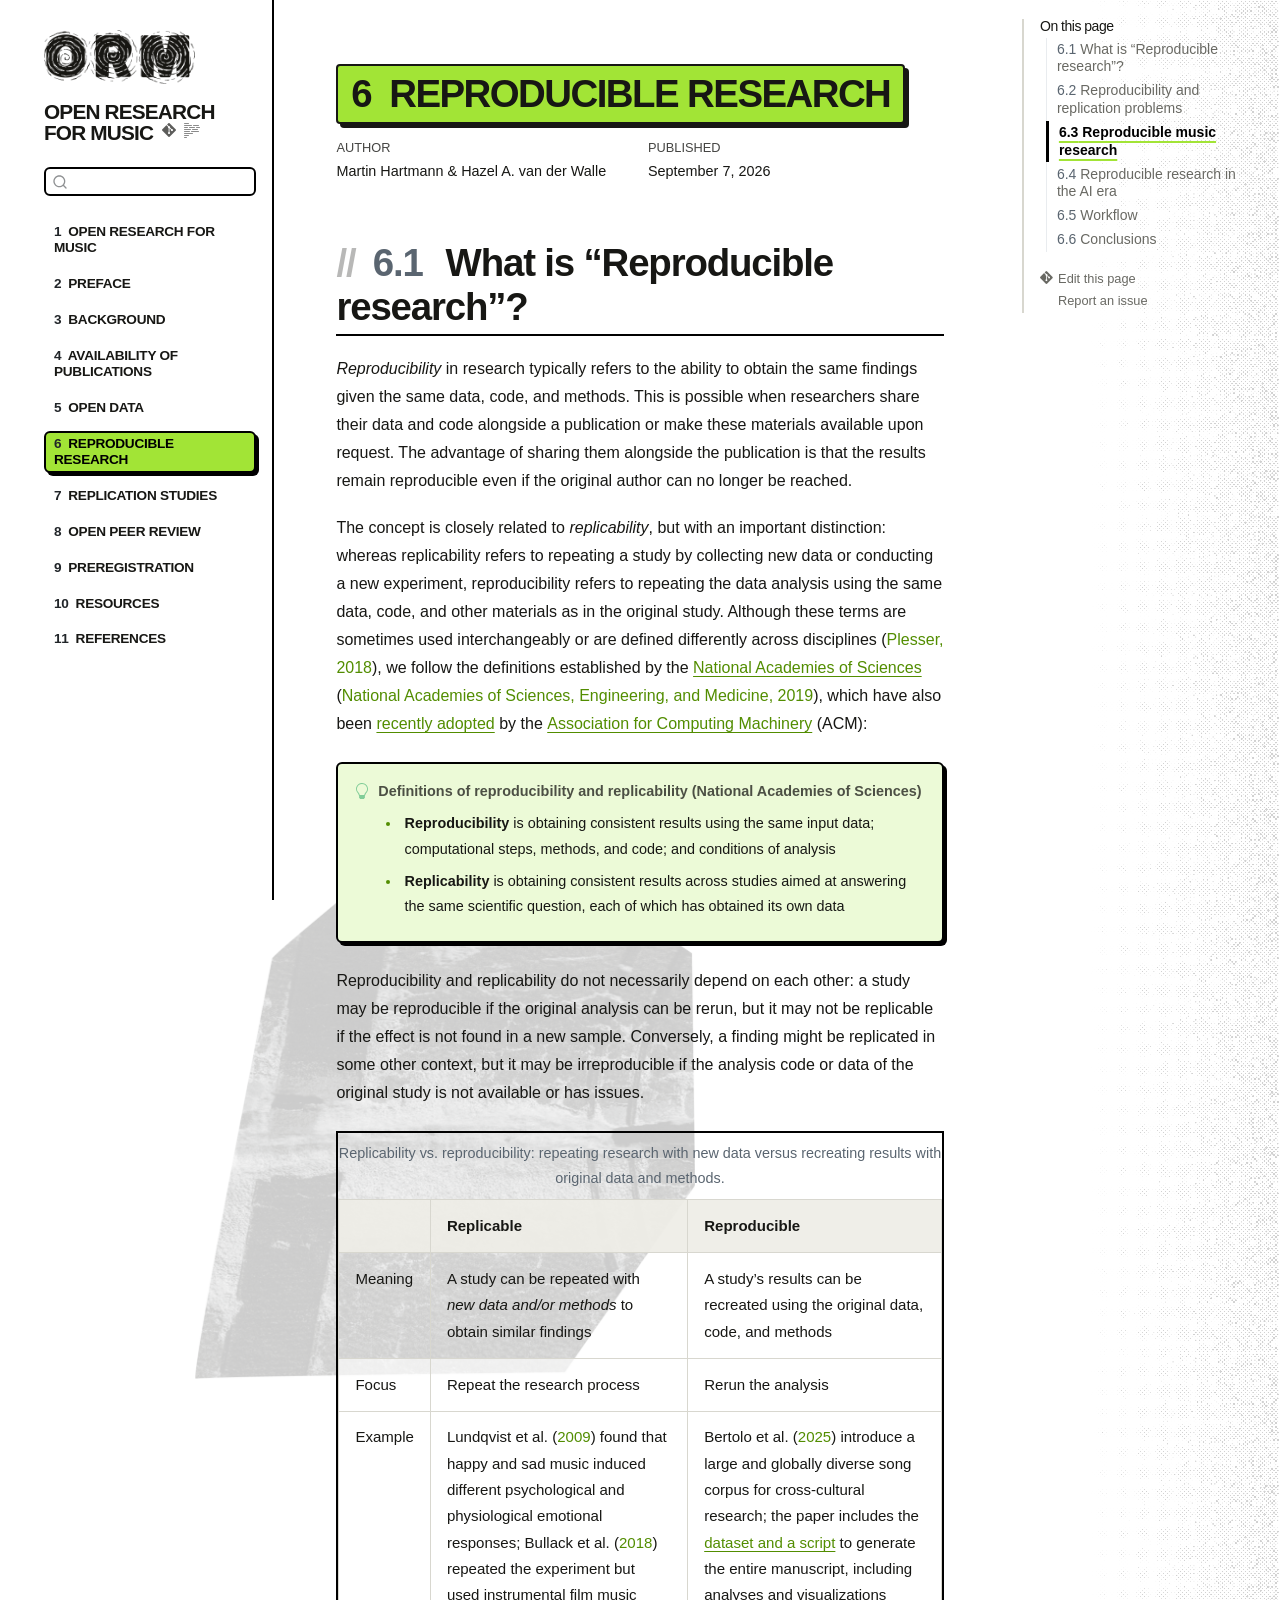
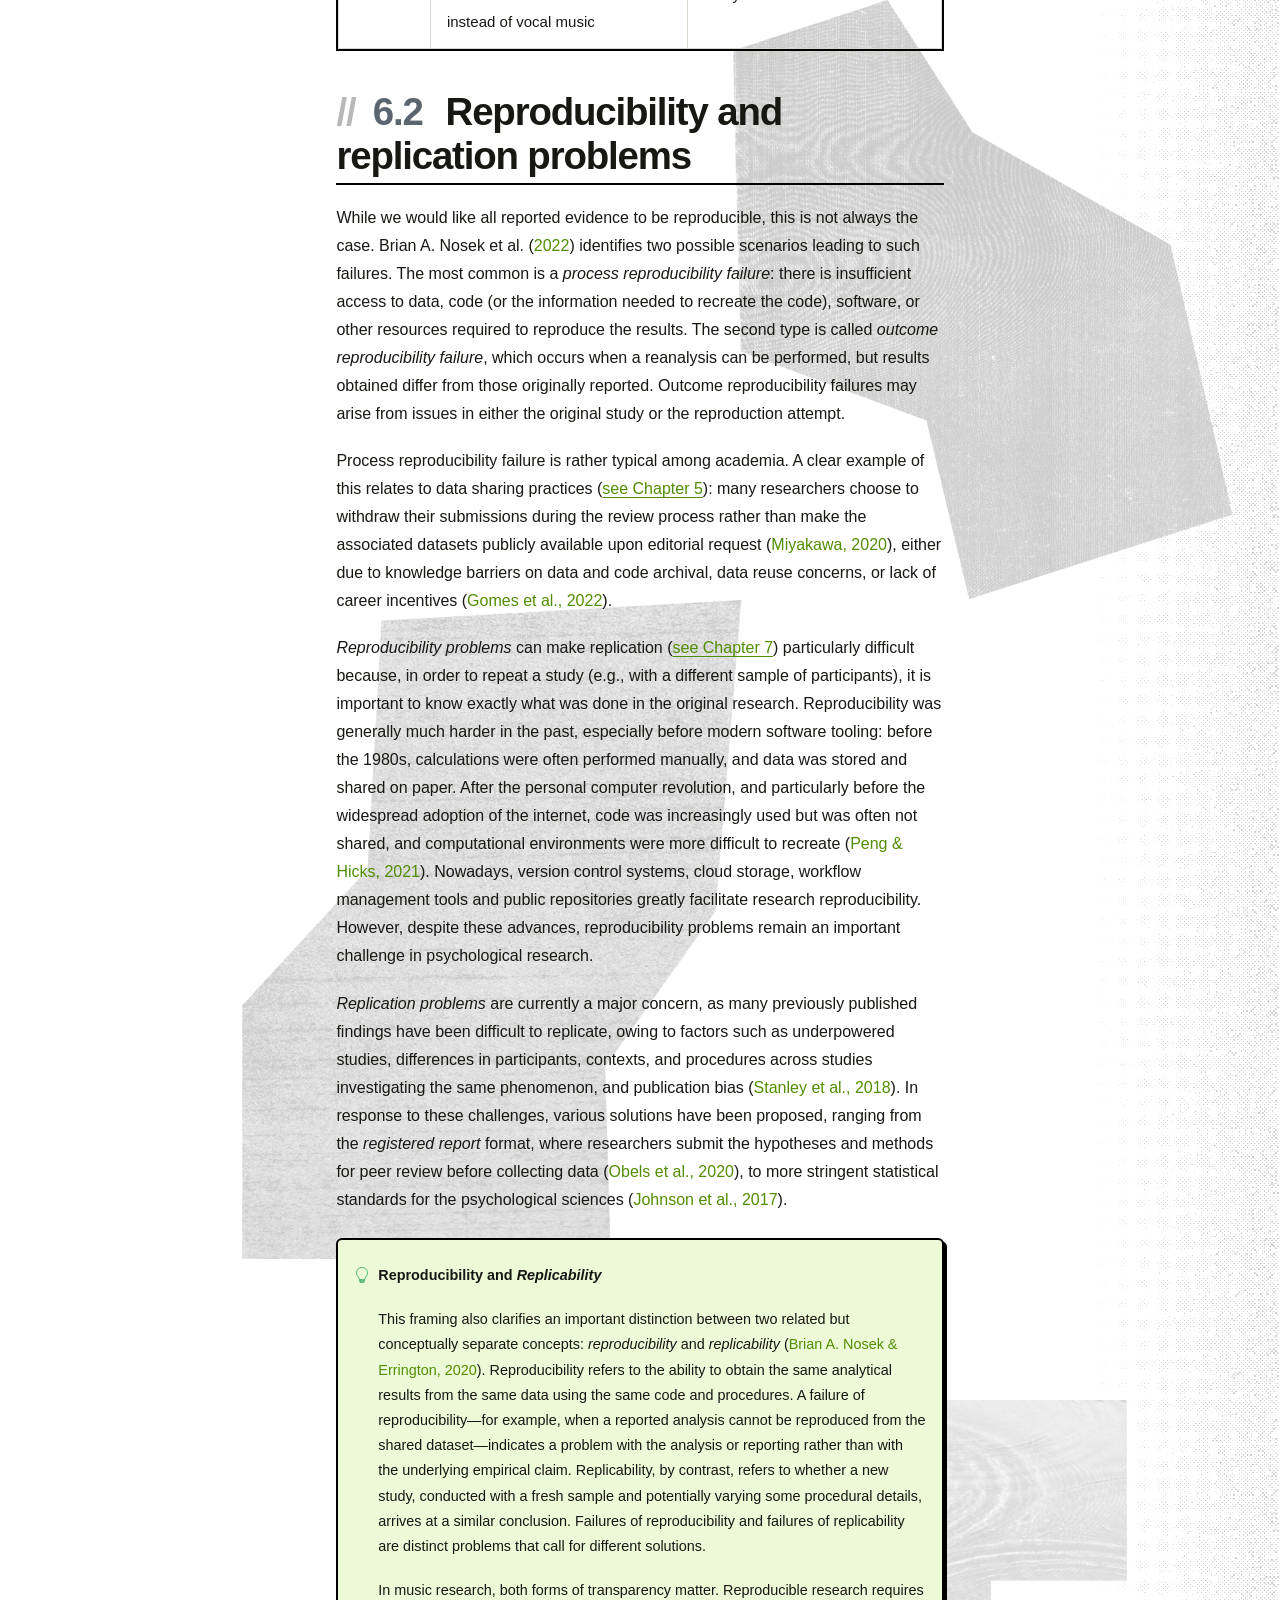
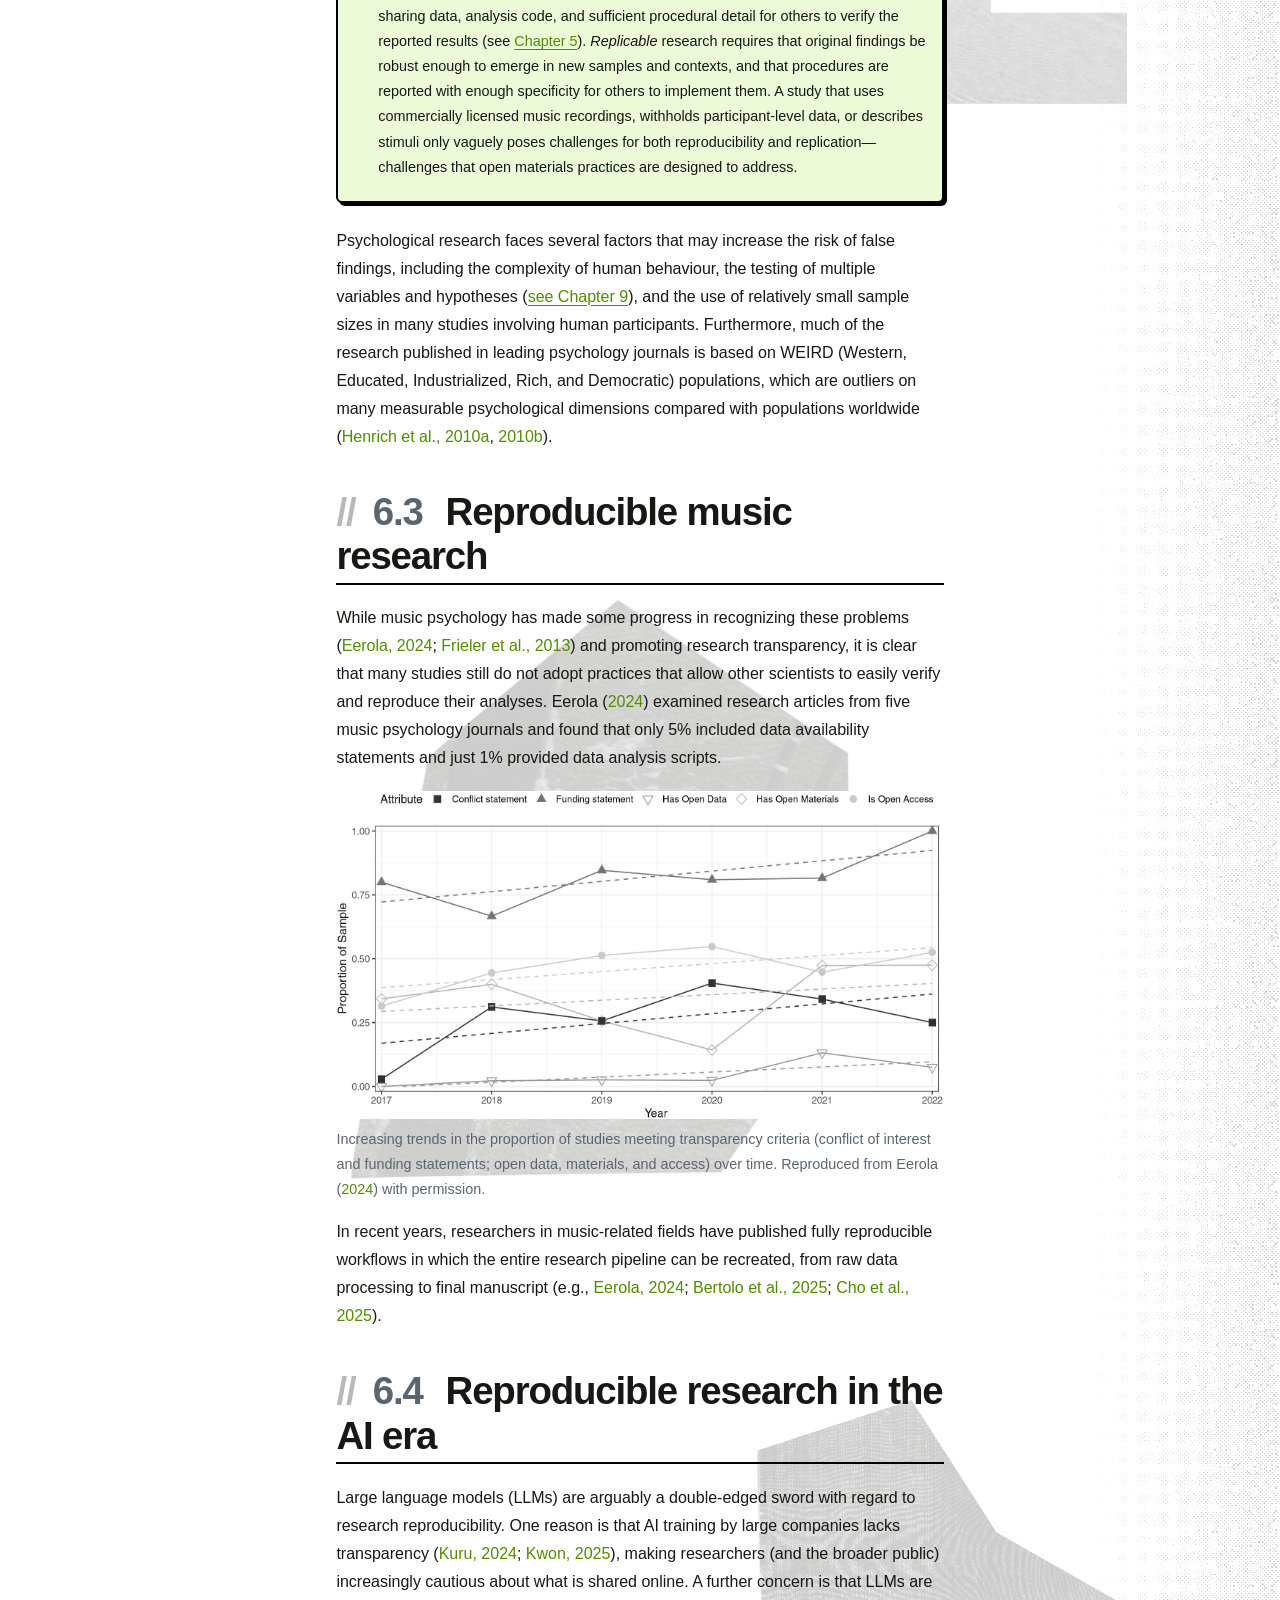
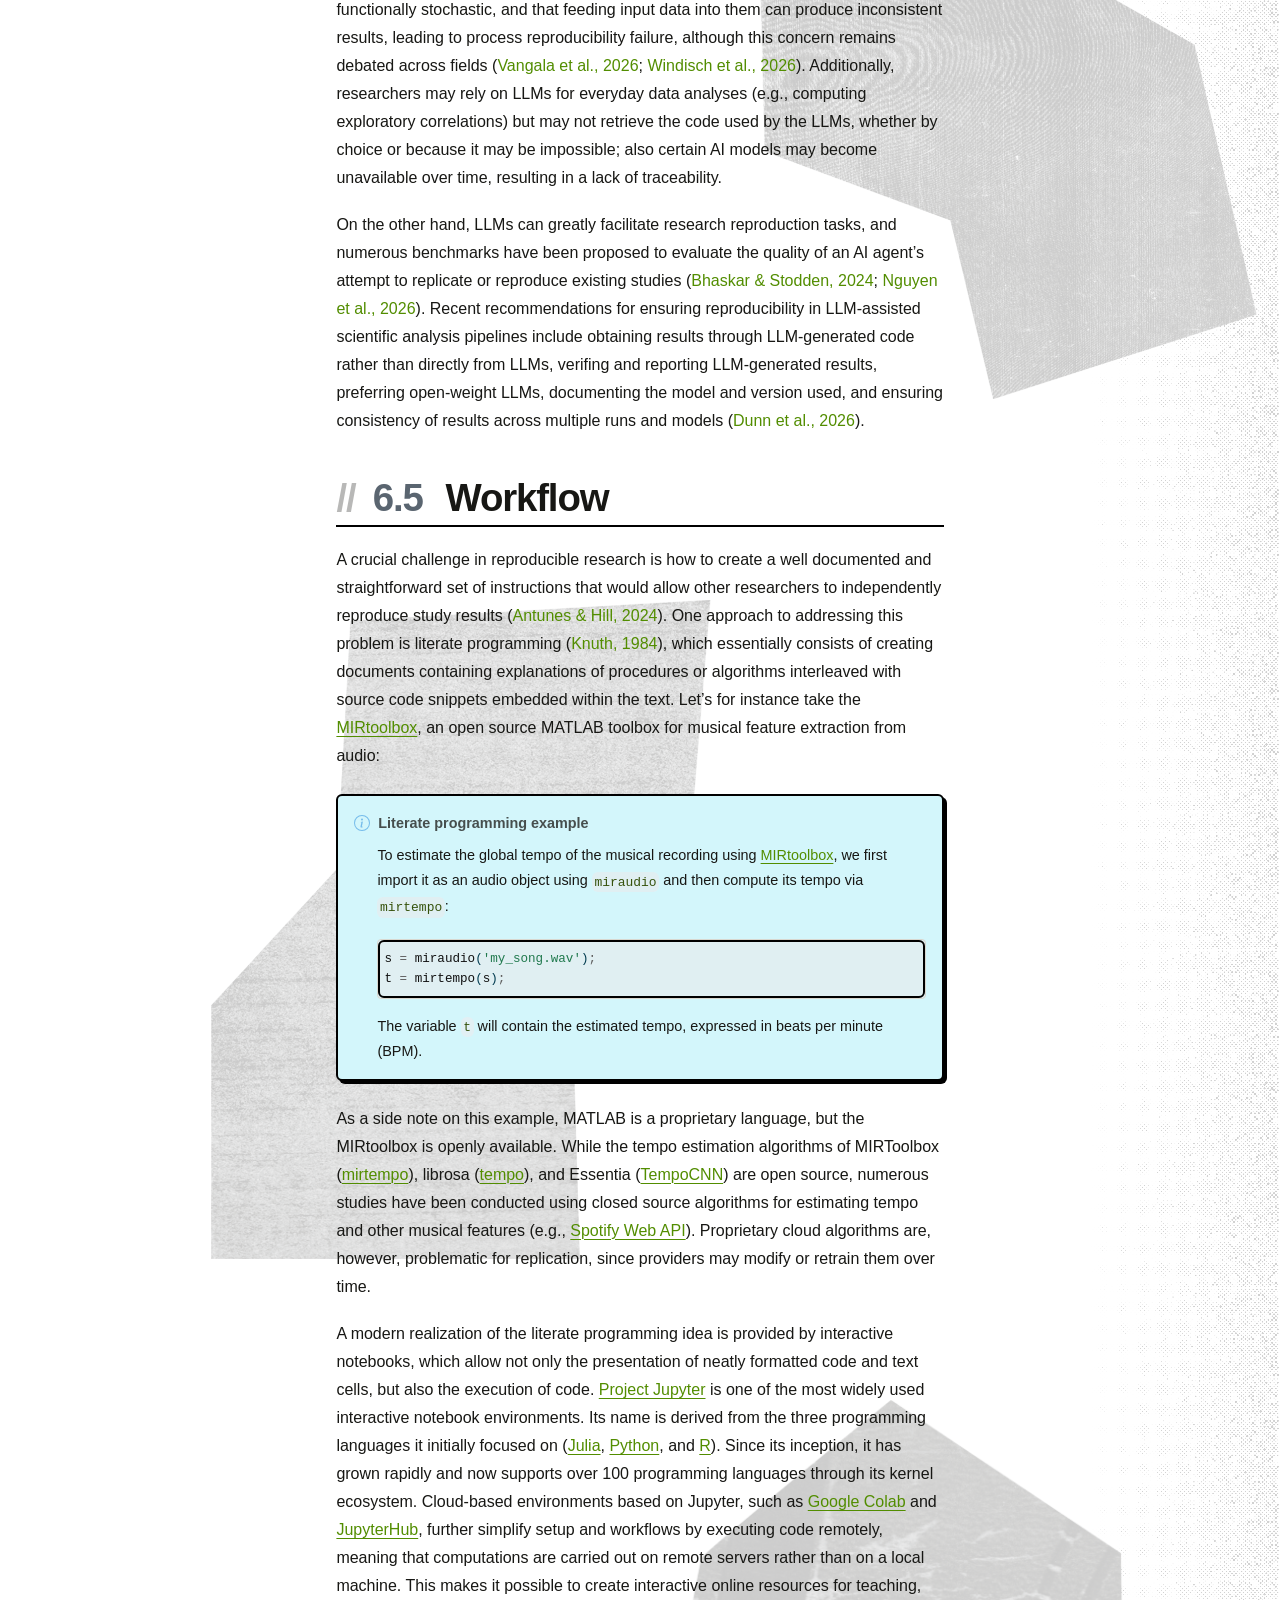
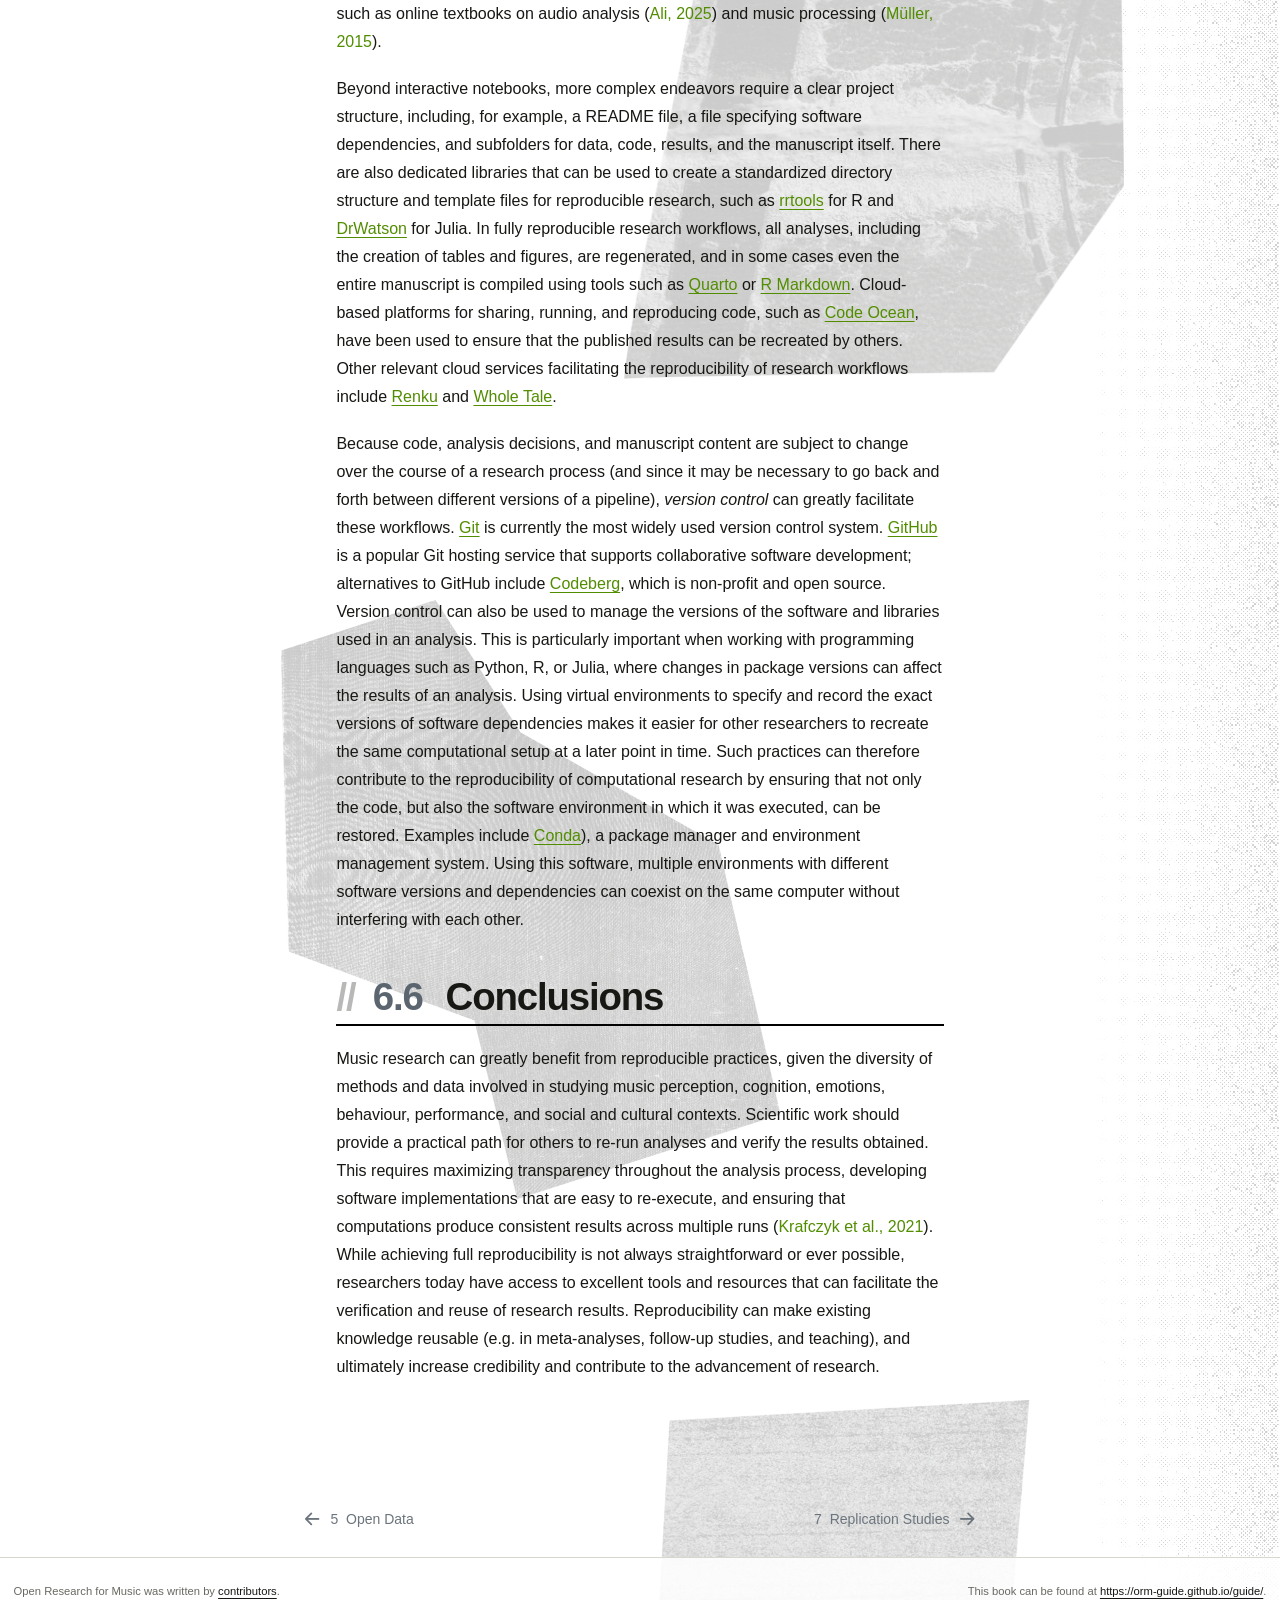
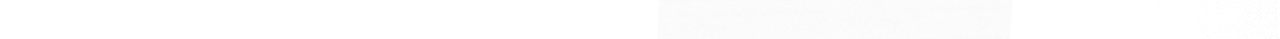
<file: docs/section4.html>
<!DOCTYPE html>
<html xmlns="http://www.w3.org/1999/xhtml" lang="en" xml:lang="en"><head>

<meta charset="utf-8">
<meta name="generator" content="quarto-1.10.18">

<meta name="viewport" content="width=device-width, initial-scale=1.0, user-scalable=yes">

<meta name="author" content="Tuomas Eerola">
<meta name="dcterms.date" content="2026-09-07">

<title>6&nbsp; Reproducible research – Open Research for Music</title>
<style>
/* Default styles provided by pandoc.
** See https://pandoc.org/MANUAL.html#variables-for-html for config info.
*/
span.smallcaps{font-variant: small-caps;}
div.columns{display: flex; gap: 1.5em;}
div.column{flex: auto;}
@media screen {
div.columns{gap: min(4vw, 1.5em);}
div.column{overflow-x: auto;}
}
div.hanging-indent{margin-left: 1.5em; text-indent: -1.5em;}
ul.task-list{list-style: none;}
ul.task-list li input[type="checkbox"] {
  width: 0.8em;
  margin: 0 0.8em 0.2em -1em; /* quarto-specific, see https://github.com/quarto-dev/quarto-cli/issues/4556 */ 
  vertical-align: middle;
}
/* CSS for syntax highlighting */
html { -webkit-text-size-adjust: 100%; }
pre > code.sourceCode { white-space: pre; position: relative; }
pre > code.sourceCode > span { display: inline-block; line-height: 1.25; }
pre > code.sourceCode > span:empty { height: 1.2em; }
.sourceCode { overflow: visible; }
code.sourceCode > span { color: inherit; text-decoration: inherit; }
div.sourceCode { margin: 1em 0; }
pre.sourceCode { margin: 0; }
@media screen {
div.sourceCode { overflow: auto; }
}
@media print {
pre > code.sourceCode { white-space: pre-wrap; }
pre > code.sourceCode > span { text-indent: -5em; padding-left: 5em; }
}
pre.numberSource code
  { counter-reset: source-line 0; }
pre.numberSource code > span
  { position: relative; left: -4em; counter-increment: source-line; }
pre.numberSource code > span > a:first-child::before
  { content: counter(source-line);
    position: relative; left: -1em; text-align: right; vertical-align: baseline;
    border: none; display: inline-block;
    -webkit-touch-callout: none; -webkit-user-select: none;
    -khtml-user-select: none; -moz-user-select: none;
    -ms-user-select: none; user-select: none;
    padding: 0 4px; width: 4em;
  }
pre.numberSource { margin-left: 3em;  padding-left: 4px; }
div.sourceCode
  {   }
@media screen {
pre > code.sourceCode > span > a:first-child::before { text-decoration: underline; }
}
/* CSS for citations */
div.csl-bib-body { }
div.csl-entry {
  clear: both;
  margin-bottom: 0em;
}
.hanging-indent div.csl-entry {
  margin-left:2em;
  text-indent:-2em;
}
div.csl-left-margin {
  min-width:2em;
  float:left;
}
div.csl-right-inline {
  margin-left:2em;
  padding-left:1em;
}
div.csl-indent {
  margin-left: 2em;
}</style>


<script src="site_libs/quarto-nav/quarto-nav.js"></script>
<script src="site_libs/quarto-nav/headroom.min.js"></script>
<script src="site_libs/clipboard/clipboard.min.js"></script>
<script src="site_libs/quarto-search/autocomplete.umd.js"></script>
<script src="site_libs/quarto-search/fuse.min.js"></script>
<script src="site_libs/quarto-search/quarto-search.js"></script>
<meta name="quarto:offset" content="./">
<link href="./section5.html" rel="next">
<link href="./section3.html" rel="prev">
<link href="./assets/orm-M-green.png" rel="icon" type="image/png">
<script src="site_libs/quarto-html/quarto.js" type="module"></script>
<script src="site_libs/quarto-html/tabsets/tabsets.js" type="module"></script>
<script src="site_libs/quarto-html/popper.min.js"></script>
<script src="site_libs/quarto-html/tippy.umd.min.js"></script>
<script src="site_libs/quarto-html/anchor.min.js"></script>
<link href="site_libs/quarto-html/tippy.css" rel="stylesheet">
<link href="site_libs/quarto-html/quarto-syntax-highlighting-64a204ab8560d761af7679ceaba22944.css" rel="stylesheet" id="quarto-text-highlighting-styles">
<script src="site_libs/bootstrap/bootstrap.min.js"></script>
<link href="site_libs/bootstrap/bootstrap-icons.css" rel="stylesheet">
<link href="site_libs/bootstrap/bootstrap-1d6a821679d0f0517f891505f12ca3c2.min.css" rel="stylesheet" append-hash="true" id="quarto-bootstrap" data-mode="light">
<script id="quarto-search-options" type="application/json">{
  "location": "sidebar",
  "copy-button": false,
  "collapse-after": 3,
  "panel-placement": "start",
  "type": "textbox",
  "limit": 50,
  "keyboard-shortcut": [
    "f",
    "/",
    "s"
  ],
  "show-item-context": false,
  "language": {
    "search-no-results-text": "No results",
    "search-matching-documents-text": "matching documents",
    "search-copy-link-title": "Copy link to search",
    "search-hide-matches-text": "Hide additional matches",
    "search-more-match-text": "more match in this document",
    "search-more-matches-text": "more matches in this document",
    "search-clear-button-title": "Clear",
    "search-text-placeholder": "",
    "search-detached-cancel-button-title": "Cancel",
    "search-submit-button-title": "Submit",
    "search-label": "Search"
  }
}</script>
<script>
  document.documentElement.classList.add('orm-rich');
  if (
    window.location.pathname.endsWith('/index.html') ||
    window.location.pathname.endsWith('/')
  ) {
    document.documentElement.classList.add('orm-index');
  }
</script>


<link rel="stylesheet" href="orm.css">
</head>

<body class="nav-sidebar floating quarto-light">

<div id="quarto-search-results"></div>
  <header id="quarto-header" class="headroom fixed-top">
  <nav class="quarto-secondary-nav">
    <div class="container-fluid d-flex">
      <button type="button" class="quarto-btn-toggle btn" data-bs-toggle="collapse" role="button" data-bs-target=".quarto-sidebar-collapse-item" aria-controls="quarto-sidebar" aria-expanded="false" aria-label="Toggle sidebar navigation" onclick="if (window.quartoToggleHeadroom) { window.quartoToggleHeadroom(); }">
        <i class="bi bi-layout-text-sidebar-reverse"></i>
      </button>
        <nav class="quarto-page-breadcrumbs" aria-label="breadcrumb"><ol class="breadcrumb"><li class="breadcrumb-item"><a href="./section4.html"><span class="chapter-number">6</span>&nbsp; <span class="chapter-title">Reproducible research</span></a></li></ol></nav>
        <a class="flex-grow-1" role="navigation" data-bs-toggle="collapse" data-bs-target=".quarto-sidebar-collapse-item" aria-controls="quarto-sidebar" aria-expanded="false" aria-label="Toggle sidebar navigation" onclick="if (window.quartoToggleHeadroom) { window.quartoToggleHeadroom(); }">      
        </a>
      <button type="button" class="btn quarto-search-button" aria-label="Search" onclick="window.quartoOpenSearch();">
        <i class="bi bi-search"></i>
      </button>
    </div>
  </nav>
</header>
<!-- content -->
<div id="quarto-content" class="quarto-container page-columns page-rows-contents page-layout-article">
<!-- sidebar -->
  <nav id="quarto-sidebar" class="sidebar collapse collapse-horizontal quarto-sidebar-collapse-item sidebar-navigation floating overflow-auto">
    <div class="pt-lg-2 mt-2 text-left sidebar-header sidebar-header-stacked">
      <a href="./index.html" class="sidebar-logo-link">
      <img src="./assets/orm-logo.png" alt="Open Research for Music" class="sidebar-logo light-content py-0 d-lg-inline d-none">
      <img src="./assets/orm-logo.png" alt="Open Research for Music" class="sidebar-logo dark-content py-0 d-lg-inline d-none">
      </a>
    <div class="sidebar-title mb-0 py-0">
      <a href="./">Open Research for Music</a> 
        <div class="sidebar-tools-main">
    <a href="https://orm-guide.github.io/guide/" title="Source Code" class="quarto-navigation-tool px-1" aria-label="Source Code"><i class="bi bi-git"></i></a>
  <a href="" class="quarto-reader-toggle quarto-navigation-tool px-1" onclick="window.quartoToggleReader(); return false;" title="Toggle reader mode">
  <div class="quarto-reader-toggle-btn">
  <i class="bi"></i>
  </div>
</a>
</div>
    </div>
      </div>
        <div class="mt-2 flex-shrink-0 align-items-center">
        <div class="sidebar-search">
        <div id="quarto-search" class="" title="Search"></div>
        </div>
        </div>
    <div class="sidebar-menu-container"> 
    <ul class="list-unstyled mt-1">
        <li class="sidebar-item">
  <div class="sidebar-item-container"> 
  <a href="./index.html" class="sidebar-item-text sidebar-link">
 <span class="menu-text"><span class="chapter-number">1</span>&nbsp; <span class="chapter-title">Open Research for Music</span></span></a>
  </div>
</li>
        <li class="sidebar-item">
  <div class="sidebar-item-container"> 
  <a href="./preface.html" class="sidebar-item-text sidebar-link">
 <span class="menu-text"><span class="chapter-number">2</span>&nbsp; <span class="chapter-title">Preface</span></span></a>
  </div>
</li>
        <li class="sidebar-item">
  <div class="sidebar-item-container"> 
  <a href="./section1.html" class="sidebar-item-text sidebar-link">
 <span class="menu-text"><span class="chapter-number">3</span>&nbsp; <span class="chapter-title">Background</span></span></a>
  </div>
</li>
        <li class="sidebar-item">
  <div class="sidebar-item-container"> 
  <a href="./section2.html" class="sidebar-item-text sidebar-link">
 <span class="menu-text"><span class="chapter-number">4</span>&nbsp; <span class="chapter-title">Availability of publications</span></span></a>
  </div>
</li>
        <li class="sidebar-item">
  <div class="sidebar-item-container"> 
  <a href="./section3.html" class="sidebar-item-text sidebar-link">
 <span class="menu-text"><span class="chapter-number">5</span>&nbsp; <span class="chapter-title">Open Data</span></span></a>
  </div>
</li>
        <li class="sidebar-item">
  <div class="sidebar-item-container"> 
  <a href="./section4.html" class="sidebar-item-text sidebar-link active">
 <span class="menu-text"><span class="chapter-number">6</span>&nbsp; <span class="chapter-title">Reproducible research</span></span></a>
  </div>
</li>
        <li class="sidebar-item">
  <div class="sidebar-item-container"> 
  <a href="./section5.html" class="sidebar-item-text sidebar-link">
 <span class="menu-text"><span class="chapter-number">7</span>&nbsp; <span class="chapter-title">Replication Studies</span></span></a>
  </div>
</li>
        <li class="sidebar-item">
  <div class="sidebar-item-container"> 
  <a href="./section6.html" class="sidebar-item-text sidebar-link">
 <span class="menu-text"><span class="chapter-number">8</span>&nbsp; <span class="chapter-title">Open peer review</span></span></a>
  </div>
</li>
        <li class="sidebar-item">
  <div class="sidebar-item-container"> 
  <a href="./section7.html" class="sidebar-item-text sidebar-link">
 <span class="menu-text"><span class="chapter-number">9</span>&nbsp; <span class="chapter-title">Preregistration</span></span></a>
  </div>
</li>
        <li class="sidebar-item">
  <div class="sidebar-item-container"> 
  <a href="./resources.html" class="sidebar-item-text sidebar-link">
 <span class="menu-text"><span class="chapter-number">10</span>&nbsp; <span class="chapter-title">Resources</span></span></a>
  </div>
</li>
        <li class="sidebar-item">
  <div class="sidebar-item-container"> 
  <a href="./references.html" class="sidebar-item-text sidebar-link">
 <span class="menu-text"><span class="chapter-number">11</span>&nbsp; <span class="chapter-title">References</span></span></a>
  </div>
</li>
    </ul>
    </div>
</nav>
<div id="quarto-sidebar-glass" class="quarto-sidebar-collapse-item" data-bs-toggle="collapse" data-bs-target=".quarto-sidebar-collapse-item"></div>
<!-- margin-sidebar -->
    <div id="quarto-margin-sidebar" class="sidebar margin-sidebar">
        <nav id="TOC" role="doc-toc" class="toc-active">
    <h2 id="toc-title">On this page</h2>
   
  <ul>
  <li><a href="#what-is-reproducible-research" id="toc-what-is-reproducible-research" class="nav-link active" data-scroll-target="#what-is-reproducible-research"><span class="header-section-number">6.1</span> What is “Reproducible research”?</a></li>
  <li><a href="#reproducibility-and-replication-problems" id="toc-reproducibility-and-replication-problems" class="nav-link" data-scroll-target="#reproducibility-and-replication-problems"><span class="header-section-number">6.2</span> Reproducibility and replication problems</a></li>
  <li><a href="#reproducible-music-research" id="toc-reproducible-music-research" class="nav-link" data-scroll-target="#reproducible-music-research"><span class="header-section-number">6.3</span> Reproducible music research</a></li>
  <li><a href="#reproducible-research-in-the-ai-era" id="toc-reproducible-research-in-the-ai-era" class="nav-link" data-scroll-target="#reproducible-research-in-the-ai-era"><span class="header-section-number">6.4</span> Reproducible research in the AI era</a></li>
  <li><a href="#workflow" id="toc-workflow" class="nav-link" data-scroll-target="#workflow"><span class="header-section-number">6.5</span> Workflow</a></li>
  <li><a href="#conclusions" id="toc-conclusions" class="nav-link" data-scroll-target="#conclusions"><span class="header-section-number">6.6</span> Conclusions</a></li>
  </ul>
<div class="toc-actions"><ul><li><a href="https://orm-guide.github.io/guide/edit/main/section4.qmd" class="toc-action"><i class="bi bi-git"></i>Edit this page</a></li><li><a href="https://orm-guide.github.io/guide/issues/new" class="toc-action"><i class="bi empty"></i>Report an issue</a></li></ul></div></nav>
    </div>
<!-- main -->
<main class="content" id="quarto-document-content">

<header id="title-block-header" class="quarto-title-block default">
<div class="quarto-title">
<h1 class="title"><span id="sec-RR" class="quarto-section-identifier"><span class="chapter-number">6</span>&nbsp; <span class="chapter-title">Reproducible research</span></span></h1>
</div>



<div class="quarto-title-meta">

    <div>
    <div class="quarto-title-meta-heading">Author</div>
    <div class="quarto-title-meta-contents">
             <p>Martin Hartmann &amp; Hazel A. van der Walle </p>
          </div>
  </div>
    
    <div>
    <div class="quarto-title-meta-heading">Published</div>
    <div class="quarto-title-meta-contents">
      <p class="date">September 7, 2026</p>
    </div>
  </div>
  
    
  </div>
  


</header>


<section id="what-is-reproducible-research" class="level2" data-number="6.1">
<h2 data-number="6.1" class="anchored" data-anchor-id="what-is-reproducible-research"><span class="header-section-number">6.1</span> What is “Reproducible research”?</h2>
<p><em>Reproducibility</em> in research typically refers to the ability to obtain the same findings given the same data, code, and methods. This is possible when researchers share their data and code alongside a publication or make these materials available upon request. The advantage of sharing them alongside the publication is that the results remain reproducible even if the original author can no longer be reached.</p>
<p>The concept is closely related to <em>replicability</em>, but with an important distinction: whereas replicability refers to repeating a study by collecting new data or conducting a new experiment, reproducibility refers to repeating the data analysis using the same data, code, and other materials as in the original study. Although these terms are sometimes used interchangeably or are defined differently across disciplines <span class="citation" data-cites="plesserReproducibilityVsReplicability2018">(<a href="references.html#ref-plesserReproducibilityVsReplicability2018" role="doc-biblioref">Plesser, 2018</a>)</span>, we follow the definitions established by the <a href="http://nationalacademies.org/">National Academies of Sciences</a> <span class="citation" data-cites="national2019reproducibility">(<a href="references.html#ref-national2019reproducibility" role="doc-biblioref">National Academies of Sciences, Engineering, and Medicine, 2019</a>)</span>, which have also been <a href="https://www.acm.org/publications/badging-terms">recently adopted</a> by the <a href="https://www.acm.org/">Association for Computing Machinery</a> (ACM):</p>
<div class="callout callout-style-simple callout-tip callout-titled">
<div class="callout-header d-flex align-content-center">
<div class="callout-icon-container">
<i class="callout-icon"></i>
</div>
<div class="callout-title-container flex-fill">
<span class="screen-reader-only">Tip</span>Definitions of reproducibility and replicability (National Academies of Sciences)
</div>
</div>
<div class="callout-body-container callout-body">
<ul>
<li><strong>Reproducibility</strong> is obtaining consistent results using the same input data; computational steps, methods, and code; and conditions of analysis</li>
<li><strong>Replicability</strong> is obtaining consistent results across studies aimed at answering the same scientific question, each of which has obtained its own data</li>
</ul>
</div>
</div>
<p>Reproducibility and replicability do not necessarily depend on each other: a study may be reproducible if the original analysis can be rerun, but it may not be replicable if the effect is not found in a new sample. Conversely, a finding might be replicated in some other context, but it may be irreproducible if the analysis code or data of the original study is not available or has issues.</p>
<table class="caption-top table">
<caption>Replicability vs.&nbsp;reproducibility: repeating research with new data versus recreating results with original data and methods.</caption>
<thead>
<tr class="header">
<th></th>
<th>Replicable</th>
<th>Reproducible</th>
</tr>
</thead>
<tbody>
<tr class="odd">
<td>Meaning</td>
<td>A study can be repeated with <em>new data and/or methods</em> to obtain similar findings</td>
<td>A study’s results can be recreated using the original data, code, and methods</td>
</tr>
<tr class="even">
<td>Focus</td>
<td>Repeat the research process</td>
<td>Rerun the analysis</td>
</tr>
<tr class="odd">
<td>Example</td>
<td><span class="citation" data-cites="lundqvistEmotionalResponsesMusic2009">Lundqvist et al. (<a href="references.html#ref-lundqvistEmotionalResponsesMusic2009" role="doc-biblioref">2009</a>)</span> found that happy and sad music induced different psychological and physiological emotional responses; <span class="citation" data-cites="bullackPsychophysiologicalResponsesHappy2018">Bullack et al. (<a href="references.html#ref-bullackPsychophysiologicalResponsesHappy2018" role="doc-biblioref">2018</a>)</span> repeated the experiment but used instrumental film music instead of vocal music</td>
<td><span class="citation" data-cites="bertoloExpandedNaturalHistory2025">Bertolo et al. (<a href="references.html#ref-bertoloExpandedNaturalHistory2025" role="doc-biblioref">2025</a>)</span> introduce a large and globally diverse song corpus for cross-cultural research; the paper includes the <a href="https://github.com/themusiclab/nhs-expanded">dataset and a script</a> to generate the entire manuscript, including analyses and visualizations</td>
</tr>
</tbody>
</table>
</section>
<section id="reproducibility-and-replication-problems" class="level2" data-number="6.2">
<h2 data-number="6.2" class="anchored" data-anchor-id="reproducibility-and-replication-problems"><span class="header-section-number">6.2</span> Reproducibility and replication problems</h2>
<p>While we would like all reported evidence to be reproducible, this is not always the case. <span class="citation" data-cites="nosekReplicabilityRobustnessReproducibility2022">Brian A. Nosek et al. (<a href="references.html#ref-nosekReplicabilityRobustnessReproducibility2022" role="doc-biblioref">2022</a>)</span> identifies two possible scenarios leading to such failures. The most common is a <em>process reproducibility failure</em>: there is insufficient access to data, code (or the information needed to recreate the code), software, or other resources required to reproduce the results. The second type is called <em>outcome reproducibility failure</em>, which occurs when a reanalysis can be performed, but results obtained differ from those originally reported. Outcome reproducibility failures may arise from issues in either the original study or the reproduction attempt.</p>
<p>Process reproducibility failure is rather typical among academia. A clear example of this relates to data sharing practices (<a href="./section3.html">see Chapter 5</a>): many researchers choose to withdraw their submissions during the review process rather than make the associated datasets publicly available upon editorial request <span class="citation" data-cites="miyakawa2020no">(<a href="references.html#ref-miyakawa2020no" role="doc-biblioref">Miyakawa, 2020</a>)</span>, either due to knowledge barriers on data and code archival, data reuse concerns, or lack of career incentives <span class="citation" data-cites="gomes2022why">(<a href="references.html#ref-gomes2022why" role="doc-biblioref">Gomes et al., 2022</a>)</span>.</p>
<p><em>Reproducibility problems</em> can make replication (<a href="./section5.html">see Chapter 7</a>) particularly difficult because, in order to repeat a study (e.g., with a different sample of participants), it is important to know exactly what was done in the original research. Reproducibility was generally much harder in the past, especially before modern software tooling: before the 1980s, calculations were often performed manually, and data was stored and shared on paper. After the personal computer revolution, and particularly before the widespread adoption of the internet, code was increasingly used but was often not shared, and computational environments were more difficult to recreate <span class="citation" data-cites="peng2021reproducible">(<a href="references.html#ref-peng2021reproducible" role="doc-biblioref">Peng &amp; Hicks, 2021</a>)</span>. Nowadays, version control systems, cloud storage, workflow management tools and public repositories greatly facilitate research reproducibility. However, despite these advances, reproducibility problems remain an important challenge in psychological research.</p>
<p><em>Replication problems</em> are currently a major concern, as many previously published findings have been difficult to replicate, owing to factors such as underpowered studies, differences in participants, contexts, and procedures across studies investigating the same phenomenon, and publication bias <span class="citation" data-cites="stanley2018meta">(<a href="references.html#ref-stanley2018meta" role="doc-biblioref">Stanley et al., 2018</a>)</span>. In response to these challenges, various solutions have been proposed, ranging from the <em>registered report</em> format, where researchers submit the hypotheses and methods for peer review before collecting data <span class="citation" data-cites="obels2020analysis">(<a href="references.html#ref-obels2020analysis" role="doc-biblioref">Obels et al., 2020</a>)</span>, to more stringent statistical standards for the psychological sciences <span class="citation" data-cites="johnson2017reproducibility">(<a href="references.html#ref-johnson2017reproducibility" role="doc-biblioref">Johnson et al., 2017</a>)</span>.</p>
<div class="callout callout-style-simple callout-tip">
<div class="callout-body d-flex">
<div class="callout-icon-container">
<i class="callout-icon"></i>
</div>
<div class="callout-body-container">
<p><strong>Reproducibility and <em>Replicability</em> </strong></p>
<p>This framing also clarifies an important distinction between two related but conceptually separate concepts: <em>reproducibility</em> and <em>replicability</em> <span class="citation" data-cites="nosek2020replication">(<a href="references.html#ref-nosek2020replication" role="doc-biblioref">Brian A. Nosek &amp; Errington, 2020</a>)</span>. Reproducibility refers to the ability to obtain the same analytical results from the same data using the same code and procedures. A failure of reproducibility—for example, when a reported analysis cannot be reproduced from the shared dataset—indicates a problem with the analysis or reporting rather than with the underlying empirical claim. Replicability, by contrast, refers to whether a new study, conducted with a fresh sample and potentially varying some procedural details, arrives at a similar conclusion. Failures of reproducibility and failures of replicability are distinct problems that call for different solutions.</p>
<p>In music research, both forms of transparency matter. Reproducible research requires sharing data, analysis code, and sufficient procedural detail for others to verify the reported results (see <a href="section3.html" class="quarto-xref"><span>Chapter 5</span></a>). <em>Replicable</em> research requires that original findings be robust enough to emerge in new samples and contexts, and that procedures are reported with enough specificity for others to implement them. A study that uses commercially licensed music recordings, withholds participant-level data, or describes stimuli only vaguely poses challenges for both reproducibility and replication—challenges that open materials practices are designed to address.</p>
</div>
</div>
</div>
<p>Psychological research faces several factors that may increase the risk of false findings, including the complexity of human behaviour, the testing of multiple variables and hypotheses (<a href="./section7.html">see Chapter 9</a>), and the use of relatively small sample sizes in many studies involving human participants. Furthermore, much of the research published in leading psychology journals is based on WEIRD (Western, Educated, Industrialized, Rich, and Democratic) populations, which are outliers on many measurable psychological dimensions compared with populations worldwide <span class="citation" data-cites="henrich2010most henrich2010weirdest">(<a href="references.html#ref-henrich2010most" role="doc-biblioref">Henrich et al., 2010a</a>, <a href="references.html#ref-henrich2010weirdest" role="doc-biblioref">2010b</a>)</span>.</p>
</section>
<section id="reproducible-music-research" class="level2" data-number="6.3">
<h2 data-number="6.3" class="anchored" data-anchor-id="reproducible-music-research"><span class="header-section-number">6.3</span> Reproducible music research</h2>
<p>While music psychology has made some progress in recognizing these problems <span class="citation" data-cites="frieler2013replication eerola2023transparency">(<a href="references.html#ref-eerola2023transparency" role="doc-biblioref">Eerola, 2024</a>; <a href="references.html#ref-frieler2013replication" role="doc-biblioref">Frieler et al., 2013</a>)</span> and promoting research transparency, it is clear that many studies still do not adopt practices that allow other scientists to easily verify and reproduce their analyses. <span class="citation" data-cites="eerola2023transparency">Eerola (<a href="references.html#ref-eerola2023transparency" role="doc-biblioref">2024</a>)</span> examined research articles from five music psychology journals and found that only 5% included data availability statements and just 1% provided data analysis scripts.</p>
<div class="quarto-figure quarto-figure-center">
<figure class="figure">
<p><img src="figures/chronology_transparency_indices.jpg" class="img-fluid figure-img"></p>
<figcaption>Increasing trends in the proportion of studies meeting transparency criteria (conflict of interest and funding statements; open data, materials, and access) over time. Reproduced from <span class="citation" data-cites="eerola2023transparency">Eerola (<a href="references.html#ref-eerola2023transparency" role="doc-biblioref">2024</a>)</span> with permission.</figcaption>
</figure>
</div>
<p>In recent years, researchers in music-related fields have published fully reproducible workflows in which the entire research pipeline can be recreated, from raw data processing to final manuscript <span class="citation" data-cites="eerola2023transparency bertoloExpandedNaturalHistory2025 cho2025ecological">(e.g., <a href="references.html#ref-eerola2023transparency" role="doc-biblioref">Eerola, 2024</a>; <a href="references.html#ref-bertoloExpandedNaturalHistory2025" role="doc-biblioref">Bertolo et al., 2025</a>; <a href="references.html#ref-cho2025ecological" role="doc-biblioref"><span class="nocase">Cho et al.</span>, 2025</a>)</span>.</p>
</section>
<section id="reproducible-research-in-the-ai-era" class="level2" data-number="6.4">
<h2 data-number="6.4" class="anchored" data-anchor-id="reproducible-research-in-the-ai-era"><span class="header-section-number">6.4</span> Reproducible research in the AI era</h2>
<p>Large language models (LLMs) are arguably a double-edged sword with regard to research reproducibility. One reason is that AI training by large companies lacks transparency <span class="citation" data-cites="kuru2024lawfulness kwon2025web">(<a href="references.html#ref-kuru2024lawfulness" role="doc-biblioref">Kuru, 2024</a>; <a href="references.html#ref-kwon2025web" role="doc-biblioref">Kwon, 2025</a>)</span>, making researchers (and the broader public) increasingly cautious about what is shared online. A further concern is that LLMs are functionally stochastic, and that feeding input data into them can produce inconsistent results, leading to process reproducibility failure, although this concern remains debated across fields <span class="citation" data-cites="vangala2026ai windisch2026one">(<a href="references.html#ref-vangala2026ai" role="doc-biblioref">Vangala et al., 2026</a>; <a href="references.html#ref-windisch2026one" role="doc-biblioref">Windisch et al., 2026</a>)</span>. Additionally, researchers may rely on LLMs for everyday data analyses (e.g., computing exploratory correlations) but may not retrieve the code used by the LLMs, whether by choice or because it may be impossible; also certain AI models may become unavailable over time, resulting in a lack of traceability.</p>
<p>On the other hand, LLMs can greatly facilitate research reproduction tasks, and numerous benchmarks have been proposed to evaluate the quality of an AI agent’s attempt to replicate or reproduce existing studies <span class="citation" data-cites="nguyen2026replicatorbench bhaskar2024reproscreener">(<a href="references.html#ref-bhaskar2024reproscreener" role="doc-biblioref">Bhaskar &amp; Stodden, 2024</a>; <a href="references.html#ref-nguyen2026replicatorbench" role="doc-biblioref"><span class="nocase">Nguyen et al.</span>, 2026</a>)</span>. Recent recommendations for ensuring reproducibility in LLM-assisted scientific analysis pipelines include obtaining results through LLM-generated code rather than directly from LLMs, verifing and reporting LLM-generated results, preferring open-weight LLMs, documenting the model and version used, and ensuring consistency of results across multiple runs and models <span class="citation" data-cites="dunn2026designing">(<a href="references.html#ref-dunn2026designing" role="doc-biblioref">Dunn et al., 2026</a>)</span>.</p>
</section>
<section id="workflow" class="level2" data-number="6.5">
<h2 data-number="6.5" class="anchored" data-anchor-id="workflow"><span class="header-section-number">6.5</span> Workflow</h2>
<p>A crucial challenge in reproducible research is how to create a well documented and straightforward set of instructions that would allow other researchers to independently reproduce study results <span class="citation" data-cites="antunes2024reproducibility">(<a href="references.html#ref-antunes2024reproducibility" role="doc-biblioref">Antunes &amp; Hill, 2024</a>)</span>. One approach to addressing this problem is literate programming <span class="citation" data-cites="knuth1984literate">(<a href="references.html#ref-knuth1984literate" role="doc-biblioref">Knuth, 1984</a>)</span>, which essentially consists of creating documents containing explanations of procedures or algorithms interleaved with source code snippets embedded within the text. Let’s for instance take the <a href="https://github.com/olivierlar/mirtoolbox">MIRtoolbox</a>, an open source MATLAB toolbox for musical feature extraction from audio:</p>
<div class="callout callout-style-simple callout-note callout-titled">
<div class="callout-header d-flex align-content-center">
<div class="callout-icon-container">
<i class="callout-icon"></i>
</div>
<div class="callout-title-container flex-fill">
<span class="screen-reader-only">Note</span>Literate programming example
</div>
</div>
<div class="callout-body-container callout-body">
<p>To estimate the global tempo of the musical recording using <a href="https://github.com/olivierlar/mirtoolbox">MIRtoolbox</a>, we first import it as an audio object using <code>miraudio</code> and then compute its tempo via <code>mirtempo</code>:</p>
<div class="code-copy-outer-scaffold"><div class="sourceCode" id="cb1"><pre class="sourceCode matlab code-with-copy"><code class="sourceCode matlab"><span id="cb1-1"><a href="#cb1-1" aria-hidden="true" tabindex="-1"></a><span class="va">s</span> <span class="op">=</span> <span class="va">miraudio</span>(<span class="ss">'my_song.wav'</span>)<span class="op">;</span></span>
<span id="cb1-2"><a href="#cb1-2" aria-hidden="true" tabindex="-1"></a><span class="va">t</span> <span class="op">=</span> <span class="va">mirtempo</span>(<span class="va">s</span>)<span class="op">;</span></span></code></pre></div><button title="Copy to Clipboard" class="code-copy-button"><i class="bi"></i></button></div>
<p>The variable <code>t</code> will contain the estimated tempo, expressed in beats per minute (BPM).</p>
</div>
</div>
<p>As a side note on this example, MATLAB is a proprietary language, but the MIRtoolbox is openly available. While the tempo estimation algorithms of MIRToolbox (<a href="https://github.com/olivierlar/mirtoolbox/blob/main/MIRToolbox/mirtempo.m">mirtempo</a>), librosa (<a href="https://librosa.org/doc//1.0.0/_modules/librosa/feature/rhythm.html#tempo">tempo</a>), and Essentia (<a href="https://github.com/MTG/essentia/blob/master/src/algorithms/rhythm/tempocnn.cpp">TempoCNN</a>) are open source, numerous studies have been conducted using closed source algorithms for estimating tempo and other musical features (e.g., <a href="https://developer.spotify.com/documentation/web-api">Spotify Web API</a>). Proprietary cloud algorithms are, however, problematic for replication, since providers may modify or retrain them over time.</p>
<p>A modern realization of the literate programming idea is provided by interactive notebooks, which allow not only the presentation of neatly formatted code and text cells, but also the execution of code. <a href="https://jupyter.org/">Project Jupyter</a> is one of the most widely used interactive notebook environments. Its name is derived from the three programming languages it initially focused on (<a href="https://julialang.org/">Julia</a>, <a href="https://www.python.org/">Python</a>, and <a href="https://www.r-project.org/">R</a>). Since its inception, it has grown rapidly and now supports over 100 programming languages through its kernel ecosystem. Cloud-based environments based on Jupyter, such as <a href="https://colab.research.google.com/">Google Colab</a> and <a href="https://jupyter.org/hub">JupyterHub</a>, further simplify setup and workflows by executing code remotely, meaning that computations are carried out on remote servers rather than on a local machine. This makes it possible to create interactive online resources for teaching, such as online textbooks on audio analysis <span class="citation" data-cites="ali2025tangible">(<a href="references.html#ref-ali2025tangible" role="doc-biblioref">Ali, 2025</a>)</span> and music processing <span class="citation" data-cites="muller2015fundamentals">(<a href="references.html#ref-muller2015fundamentals" role="doc-biblioref">Müller, 2015</a>)</span>.</p>
<p>Beyond interactive notebooks, more complex endeavors require a clear project structure, including, for example, a README file, a file specifying software dependencies, and subfolders for data, code, results, and the manuscript itself. There are also dedicated libraries that can be used to create a standardized directory structure and template files for reproducible research, such as <a href="https://github.com/benmarwick/rrtools">rrtools</a> for R and <a href="https://juliadynamics.github.io/DrWatson.jl/stable/">DrWatson</a> for Julia. In fully reproducible research workflows, all analyses, including the creation of tables and figures, are regenerated, and in some cases even the entire manuscript is compiled using tools such as <a href="https://quarto.org/">Quarto</a> or <a href="https://rmarkdown.rstudio.com/">R Markdown</a>. Cloud-based platforms for sharing, running, and reproducing code, such as <a href="https://codeocean.com/">Code Ocean</a>, have been used to ensure that the published results can be recreated by others. Other relevant cloud services facilitating the reproducibility of research workflows include <a href="https://renkulab.io/">Renku</a> and <a href="https://wholetale.org/">Whole Tale</a>.</p>
<p>Because code, analysis decisions, and manuscript content are subject to change over the course of a research process (and since it may be necessary to go back and forth between different versions of a pipeline), <em>version control</em> can greatly facilitate these workflows. <a href="https://git-scm.com/">Git</a> is currently the most widely used version control system. <a href="https://github.com/">GitHub</a> is a popular Git hosting service that supports collaborative software development; alternatives to GitHub include <a href="https://codeberg.org/">Codeberg</a>, which is non-profit and open source. Version control can also be used to manage the versions of the software and libraries used in an analysis. This is particularly important when working with programming languages such as Python, R, or Julia, where changes in package versions can affect the results of an analysis. Using virtual environments to specify and record the exact versions of software dependencies makes it easier for other researchers to recreate the same computational setup at a later point in time. Such practices can therefore contribute to the reproducibility of computational research by ensuring that not only the code, but also the software environment in which it was executed, can be restored. Examples include <a href="https://docs.conda.io/projects/conda/en/latest/index.html">Conda</a>), a package manager and environment management system. Using this software, multiple environments with different software versions and dependencies can coexist on the same computer without interfering with each other.</p>
</section>
<section id="conclusions" class="level2" data-number="6.6">
<h2 data-number="6.6" class="anchored" data-anchor-id="conclusions"><span class="header-section-number">6.6</span> Conclusions</h2>
<p>Music research can greatly benefit from reproducible practices, given the diversity of methods and data involved in studying music perception, cognition, emotions, behaviour, performance, and social and cultural contexts. Scientific work should provide a practical path for others to re-run analyses and verify the results obtained. This requires maximizing transparency throughout the analysis process, developing software implementations that are easy to re-execute, and ensuring that computations produce consistent results across multiple runs <span class="citation" data-cites="krafczyk2021learning">(<a href="references.html#ref-krafczyk2021learning" role="doc-biblioref">Krafczyk et al., 2021</a>)</span>. While achieving full reproducibility is not always straightforward or ever possible, researchers today have access to excellent tools and resources that can facilitate the verification and reuse of research results. Reproducibility can make existing knowledge reusable (e.g.&nbsp;in meta-analyses, follow-up studies, and teaching), and ultimately increase credibility and contribute to the advancement of research.</p>


<div id="refs" class="references csl-bib-body hanging-indent" data-entry-spacing="0" data-line-spacing="2" role="list" style="display: none">
<div id="ref-ali2025tangible" class="csl-entry" role="listitem">
Ali, R. (2025). <em>Tangible audio analysis, processing, and synthesis with python</em>. <a href="https://randyaliased.github.io/acspjbook/main/intro.html">https://randyaliased.github.io/acspjbook/main/intro.html</a>
</div>
<div id="ref-antunes2024reproducibility" class="csl-entry" role="listitem">
Antunes, B. A., &amp; Hill, D. R. (2024). Reproducibility, replicability, and repeatability: A survey of reproducible research with a focus on high performance computing. <em>Computer Science Review</em>, <em>53</em>, 100655.
</div>
<div id="ref-bertoloExpandedNaturalHistory2025" class="csl-entry" role="listitem">
Bertolo, M., Snarskis, M., Kyritsis, T., Yurdum, L., Bainbridge, C. M., Atwood, S., Hilton, C. B., Keomurjian, A., Lee, J. S., Mackiel, A., Mak, V., Shin, M., Bitran, A., Shilton, D., Delasanta, L., Do, H. (Heather)., Lang, J., Irani, T., Kangatharan, J., … Mehr, S. A. (2025). The <span>Expanded Natural History</span> of <span>Song Discography</span>, <span>A Global Corpus</span> of <span>Vocal Music</span>. <em>Open Mind</em>, <em>9</em>, 844–863. <a href="https://doi.org/10.1162/opmi.a.4">https://doi.org/10.1162/opmi.a.4</a>
</div>
<div id="ref-bhaskar2024reproscreener" class="csl-entry" role="listitem">
Bhaskar, A., &amp; Stodden, V. (2024). Reproscreener: Leveraging llms for assessing computational reproducibility of machine learning pipelines. <em>Proceedings of the 2nd ACM Conference on Reproducibility and Replicability</em>, 101–109.
</div>
<div id="ref-bullackPsychophysiologicalResponsesHappy2018" class="csl-entry" role="listitem">
Bullack, A., Büdenbender, N., Roden, I., &amp; Kreutz, G. (2018). Psychophysiological <span>Responses</span> to <span>“<span>Happy</span>”</span> and <span>“<span>Sad</span>”</span> <span>Music</span>: <span>A Replication Study</span>. <em>Music Perception</em>, <em>35</em>(4), 502–517. <a href="https://doi.org/10.1525/mp.2018.35.4.502">https://doi.org/10.1525/mp.2018.35.4.502</a>
</div>
<div id="ref-cho2025ecological" class="csl-entry" role="listitem">
<span class="nocase">Cho, E., Yurdum, L., Ebinne, E., Hilton, C. B., Lai, E., Bertolo, M., Brown, P., Milosh, B., Sened, H., Tamir, D. I., et al.</span> (2025). Ecological momentary assessment reveals causal effects of music enrichment on infant mood. <em>Child Development</em>, <em>96</em>(4), 1555–1567.
</div>
<div id="ref-dunn2026designing" class="csl-entry" role="listitem">
Dunn, C. W., Schultz, D. T., &amp; Musser, J. M. (2026). Designing reproducible large-language-model-assisted scientific analyses. <em>Patterns</em>, <em>7</em>(9).
</div>
<div id="ref-eerola2023transparency" class="csl-entry" role="listitem">
Eerola, T. (2024). Prevalence of transparency and reproducibility-related research practices in music psychology (2017-2022). <em>Musicae Scientiae</em>, <em>29</em>(2), 385–399. <a href="https://doi.org/10.1177/10298649241300885">https://doi.org/10.1177/10298649241300885</a>
</div>
<div id="ref-frieler2013replication" class="csl-entry" role="listitem">
Frieler, K., Müllensiefen, D., Fischinger, T., Schlemmer, K., Jakubowski, K., &amp; Lothwesen, K. (2013). Replication in music psychology. <em>Musicae Scientiae</em>, <em>17</em>(3), 265–276.
</div>
<div id="ref-gomes2022why" class="csl-entry" role="listitem">
Gomes, D. G. E., Pottier, P., Crystal-Ornelas, R., Hudgins, E. J., Foroughirad, V., Sánchez-Reyes, L. L., Turba, R., Martinez, P. A., Moreau, D., Bertram, M. G., Smout, C. A., &amp; Gaynor, K. M. (2022). Why don’t we share data and code? Perceived barriers and benefits to public archiving practices. <em>Proceedings of the Royal Society B: Biological Sciences</em>, <em>289</em>(1987), 20221113. <a href="https://doi.org/10.1098/rspb.2022.1113">https://doi.org/10.1098/rspb.2022.1113</a>
</div>
<div id="ref-henrich2010most" class="csl-entry" role="listitem">
Henrich, J., Heine, S. J., &amp; Norenzayan, A. (2010a). Most people are not WEIRD. <em>Nature</em>, <em>466</em>(7302), 29–29.
</div>
<div id="ref-henrich2010weirdest" class="csl-entry" role="listitem">
Henrich, J., Heine, S. J., &amp; Norenzayan, A. (2010b). The weirdest people in the world? <em>Behavioral and Brain Sciences</em>, <em>33</em>(2-3), 61–83.
</div>
<div id="ref-johnson2017reproducibility" class="csl-entry" role="listitem">
Johnson, V. E., Payne, R. D., Wang, T., Asher, A., &amp; Mandal, S. (2017). On the reproducibility of psychological science. <em>Journal of the American Statistical Association</em>, <em>112</em>(517), 1–10. <a href="https://doi.org/10.1080/01621459.2016.1240079">https://doi.org/10.1080/01621459.2016.1240079</a>
</div>
<div id="ref-knuth1984literate" class="csl-entry" role="listitem">
Knuth, D. E. (1984). Literate programming. <em>The Computer Journal</em>, <em>27</em>(2), 97–111.
</div>
<div id="ref-krafczyk2021learning" class="csl-entry" role="listitem">
Krafczyk, M. S., Shi, A., Bhaskar, A., Marinov, D., &amp; Stodden, V. (2021). Learning from reproducing computational results: Introducing three principles and the reproduction package. <em>Philosophical Transactions. Series A, Mathematical, Physical, and Engineering Sciences</em>, <em>379</em>(2197), 20200069.
</div>
<div id="ref-kuru2024lawfulness" class="csl-entry" role="listitem">
Kuru, T. (2024). Lawfulness of the mass processing of publicly accessible online data to train large language models. <em>International Data Privacy Law</em>, <em>14</em>(4), 326–351.
</div>
<div id="ref-kwon2025web" class="csl-entry" role="listitem">
Kwon, D. (2025). Web-scraping ai bots disrupt databases and journals. <em>Nature</em>, <em>642</em>, 281.
</div>
<div id="ref-lundqvistEmotionalResponsesMusic2009" class="csl-entry" role="listitem">
Lundqvist, L.-O., Carlsson, F., Hilmersson, P., &amp; Juslin, P. N. (2009). Emotional responses to music: Experience, expression, and physiology. <em>Psychology of Music</em>, <em>37</em>(1), 61–90. <a href="https://doi.org/10.1177/0305735607086048">https://doi.org/10.1177/0305735607086048</a>
</div>
<div id="ref-miyakawa2020no" class="csl-entry" role="listitem">
Miyakawa, T. (2020). No raw data, no science: Another possible source of the reproducibility crisis. <em>Molecular Brain</em>, <em>13</em>(1), 24.
</div>
<div id="ref-muller2015fundamentals" class="csl-entry" role="listitem">
Müller, M. (2015). <em>Fundamentals of music processing: Audio, analysis, algorithms, applications</em> (Vol. 5). Springer.
</div>
<div id="ref-national2019reproducibility" class="csl-entry" role="listitem">
National Academies of Sciences, Engineering, and Medicine. (2019). <em>Reproducibility and replicability in science</em>. The National Academies Press. <a href="https://doi.org/10.17226/25303">https://doi.org/10.17226/25303</a>
</div>
<div id="ref-nguyen2026replicatorbench" class="csl-entry" role="listitem">
<span class="nocase">Nguyen, B., Soós, D., Ma, Q., Obadage, R. R., Ranjan, Z., Koneru, S., Errington, T. M., Nematova, S., Rajtmajer, S., Wu, J., et al.</span> (2026). ReplicatorBench: Benchmarking LLM agents for replicability in social and behavioral sciences. <em>Proceedings of the 32nd ACM SIGKDD Conference on Knowledge Discovery and Data Mining v. 2</em>, 11693–11704.
</div>
<div id="ref-nosek2020replication" class="csl-entry" role="listitem">
Nosek, Brian A., &amp; Errington, T. M. (2020). What is replication? <em>PLoS Biology</em>, <em>18</em>(3), e3000691. <a href="https://doi.org/10.1371/journal.pbio.3000691">https://doi.org/10.1371/journal.pbio.3000691</a>
</div>
<div id="ref-nosekReplicabilityRobustnessReproducibility2022" class="csl-entry" role="listitem">
Nosek, Brian A., Hardwicke, T. E., Moshontz, H., Allard, A., Corker, K. S., Dreber, A., Fidler, F., Hilgard, J., Struhl, M. K., Nuijten, M. B., Rohrer, J. M., Romero, F., Scheel, A. M., Scherer, L. D., Schönbrodt, F. D., &amp; Vazire, S. (2022). Replicability, <span>Robustness</span>, and <span>Reproducibility</span> in <span>Psychological Science</span>. <em>Annual Review of Psychology</em>, <em>73</em>(Volume 73, 2022), 719–748. <a href="https://doi.org/10.1146/annurev-psych-020821-114157">https://doi.org/10.1146/annurev-psych-020821-114157</a>
</div>
<div id="ref-obels2020analysis" class="csl-entry" role="listitem">
Obels, P., Lakens, D., Coles, N. A., Gottfried, J., &amp; Green, S. A. (2020). Analysis of open data and computational reproducibility in registered reports in psychology. <em>Advances in Methods and Practices in Psychological Science</em>, <em>3</em>(2), 229–237. <a href="https://doi.org/10.1177/25152459209188">https://doi.org/10.1177/25152459209188</a>
</div>
<div id="ref-peng2021reproducible" class="csl-entry" role="listitem">
Peng, R. D., &amp; Hicks, S. C. (2021). Reproducible research: A retrospective. <em>Annual Review of Public Health</em>, <em>42</em>(1), 79–93.
</div>
<div id="ref-plesserReproducibilityVsReplicability2018" class="csl-entry" role="listitem">
Plesser, H. E. (2018). Reproducibility vs. <span>Replicability</span>: <span>A Brief History</span> of a <span>Confused Terminology</span>. <em>Frontiers in Neuroinformatics</em>, <em>11</em>. <a href="https://doi.org/10.3389/fninf.2017.00076">https://doi.org/10.3389/fninf.2017.00076</a>
</div>
<div id="ref-stanley2018meta" class="csl-entry" role="listitem">
Stanley, T. D., Carter, E. C., &amp; Doucouliagos, H. (2018). What meta-analyses reveal about the replicability of psychological research. <em>Psychological Bulletin</em>, <em>144</em>(12), 1325–1346. <a href="https://doi.org/10.1037/bul0000169">https://doi.org/10.1037/bul0000169</a>
</div>
<div id="ref-vangala2026ai" class="csl-entry" role="listitem">
Vangala, B. P., Gehani, A., &amp; Malik, T. (2026). AI-generated code is not reproducible (yet): An empirical study of execution reliability in LLM-based coding agents. <em>Proceedings of the 4th ACM Conference on Reproducibility and Replicability</em>, 33–46. <a href="https://doi.org/10.1145/3820002.3828581">https://doi.org/10.1145/3820002.3828581</a>
</div>
<div id="ref-windisch2026one" class="csl-entry" role="listitem">
Windisch, P., Koechli, C., Dennstädt, F., Aebersold, D. M., Zwahlen, D. R., Förster, R., &amp; Schröder, C. (2026). Is one run enough? Reproducibility of flagship large language models across temperature and reasoning settings in biomedical text processing. <em>Journal of the American Medical Informatics Association</em>, <em>33</em>(6), 1179–1184.
</div>
</div>
</section>

</main> <!-- /main -->
<script id="quarto-html-after-body" type="application/javascript">
  window.document.addEventListener("DOMContentLoaded", function (event) {
    const icon = "";
    const anchorJS = new window.AnchorJS();
    anchorJS.options = {
      placement: 'right',
      icon: icon
    };
    anchorJS.add('.anchored');
    const isCodeAnnotation = (el) => {
      for (const clz of el.classList) {
        if (clz.startsWith('code-annotation-')) {                     
          return true;
        }
      }
      return false;
    }
    const onCopySuccess = function(e) {
      // button target
      const button = e.trigger;
      // don't keep focus
      button.blur();
      // flash "checked"
      button.classList.add('code-copy-button-checked');
      var currentTitle = button.getAttribute("title");
      button.setAttribute("title", "Copied!");
      let tooltip;
      if (window.bootstrap) {
        button.setAttribute("data-bs-toggle", "tooltip");
        button.setAttribute("data-bs-placement", "left");
        button.setAttribute("data-bs-title", "Copied!");
        tooltip = new bootstrap.Tooltip(button, 
          { trigger: "manual", 
            customClass: "code-copy-button-tooltip",
            offset: [0, -8]});
        tooltip.show();    
      }
      setTimeout(function() {
        if (tooltip) {
          tooltip.hide();
          button.removeAttribute("data-bs-title");
          button.removeAttribute("data-bs-toggle");
          button.removeAttribute("data-bs-placement");
        }
        button.setAttribute("title", currentTitle);
        button.classList.remove('code-copy-button-checked');
      }, 1000);
      // clear code selection
      e.clearSelection();
    }
    const getTextToCopy = function(trigger) {
      const outerScaffold = trigger.parentElement.cloneNode(true);
      const codeEl = outerScaffold.querySelector('code');
      for (const childEl of codeEl.children) {
        if (isCodeAnnotation(childEl)) {
          childEl.remove();
        }
      }
      return codeEl.innerText;
    }
    const clipboard = new window.ClipboardJS('.code-copy-button:not([data-in-quarto-modal])', {
      text: getTextToCopy
    });
    clipboard.on('success', onCopySuccess);
    if (window.document.getElementById('quarto-embedded-source-code-modal')) {
      const clipboardModal = new window.ClipboardJS('.code-copy-button[data-in-quarto-modal]', {
        text: getTextToCopy,
        container: window.document.getElementById('quarto-embedded-source-code-modal')
      });
      clipboardModal.on('success', onCopySuccess);
    }
      var localhostRegex = new RegExp(/^(?:http|https):\/\/localhost\:?[0-9]*\//);
      var mailtoRegex = new RegExp(/^mailto:/);
        var filterRegex = new RegExp("https:\/\/orm-guide\.github\.io\/guide\/");
      var isInternal = (href) => {
          return filterRegex.test(href) || localhostRegex.test(href) || mailtoRegex.test(href);
      }
      // Inspect non-navigation links and adorn them if external
     var links = window.document.querySelectorAll('a[href]:not(.nav-link):not(.navbar-brand):not(.toc-action):not(.sidebar-link):not(.sidebar-item-toggle):not(.pagination-link):not(.no-external):not([aria-hidden]):not(.dropdown-item):not(.quarto-navigation-tool):not(.about-link)');
      for (var i=0; i<links.length; i++) {
        const link = links[i];
        if (!isInternal(link.href)) {
          // undo the damage that might have been done by quarto-nav.js in the case of
          // links that we want to consider external
          if (link.dataset.originalHref !== undefined) {
            link.href = link.dataset.originalHref;
          }
        }
      }
    function tippyHover(el, contentFn, onTriggerFn, onUntriggerFn) {
      const config = {
        allowHTML: true,
        maxWidth: 500,
        delay: 100,
        arrow: false,
        appendTo: function(el) {
            return el.parentElement;
        },
        interactive: true,
        interactiveBorder: 10,
        theme: 'quarto',
        placement: 'bottom-start',
      };
      if (contentFn) {
        config.content = contentFn;
      }
      if (onTriggerFn) {
        config.onTrigger = onTriggerFn;
      }
      if (onUntriggerFn) {
        config.onUntrigger = onUntriggerFn;
      }
      window.tippy(el, config); 
    }
    const noterefs = window.document.querySelectorAll('a[role="doc-noteref"]');
    for (var i=0; i<noterefs.length; i++) {
      const ref = noterefs[i];
      tippyHover(ref, function() {
        // use id or data attribute instead here
        let href = ref.getAttribute('data-footnote-href') || ref.getAttribute('href');
        try { href = new URL(href).hash; } catch {}
        const id = href.replace(/^#\/?/, "");
        const note = window.document.getElementById(id);
        if (note) {
          return note.innerHTML;
        } else {
          return "";
        }
      });
    }
    const xrefs = window.document.querySelectorAll('a.quarto-xref');
    const processXRef = (id, note) => {
      // Strip column container classes
      const stripColumnClz = (el) => {
        el.classList.remove("page-full", "page-columns");
        if (el.children) {
          for (const child of el.children) {
            stripColumnClz(child);
          }
        }
      }
      stripColumnClz(note)
      if (id === null || id.startsWith('sec-')) {
        // Special case sections, only their first couple elements
        const container = document.createElement("div");
        if (note.children && note.children.length > 2) {
          container.appendChild(note.children[0].cloneNode(true));
          for (let i = 1; i < note.children.length; i++) {
            const child = note.children[i];
            if (child.tagName === "P" && child.innerText === "") {
              continue;
            } else {
              container.appendChild(child.cloneNode(true));
              break;
            }
          }
          if (window.Quarto?.typesetMath) {
            window.Quarto.typesetMath(container);
          }
          return container.innerHTML
        } else {
          if (window.Quarto?.typesetMath) {
            window.Quarto.typesetMath(note);
          }
          return note.innerHTML;
        }
      } else {
        // Remove any anchor links if they are present
        const anchorLink = note.querySelector('a.anchorjs-link');
        if (anchorLink) {
          anchorLink.remove();
        }
        if (window.Quarto?.typesetMath) {
          window.Quarto.typesetMath(note);
        }
        if (note.classList.contains("callout")) {
          return note.outerHTML;
        } else {
          return note.innerHTML;
        }
      }
    }
    for (var i=0; i<xrefs.length; i++) {
      const xref = xrefs[i];
      tippyHover(xref, undefined, function(instance) {
        instance.disable();
        let url = xref.getAttribute('href');
        let hash = undefined; 
        if (url.startsWith('#')) {
          hash = url;
        } else {
          try { hash = new URL(url).hash; } catch {}
        }
        if (hash) {
          const id = hash.replace(/^#\/?/, "");
          const note = window.document.getElementById(id);
          if (note !== null) {
            try {
              const html = processXRef(id, note.cloneNode(true));
              instance.setContent(html);
            } finally {
              instance.enable();
              instance.show();
            }
          } else {
            // See if we can fetch this
            fetch(url.split('#')[0])
            .then(res => res.text())
            .then(html => {
              const parser = new DOMParser();
              const htmlDoc = parser.parseFromString(html, "text/html");
              const note = htmlDoc.getElementById(id);
              if (note !== null) {
                const html = processXRef(id, note);
                instance.setContent(html);
              } 
            }).finally(() => {
              instance.enable();
              instance.show();
            });
          }
        } else {
          // See if we can fetch a full url (with no hash to target)
          // This is a special case and we should probably do some content thinning / targeting
          fetch(url)
          .then(res => res.text())
          .then(html => {
            const parser = new DOMParser();
            const htmlDoc = parser.parseFromString(html, "text/html");
            const note = htmlDoc.querySelector('main.content');
            if (note !== null) {
              // This should only happen for chapter cross references
              // (since there is no id in the URL)
              // remove the first header
              if (note.children.length > 0 && note.children[0].tagName === "HEADER") {
                note.children[0].remove();
              }
              const html = processXRef(null, note);
              instance.setContent(html);
            } 
          }).finally(() => {
            instance.enable();
            instance.show();
          });
        }
      }, function(instance) {
      });
    }
        let selectedAnnoteEl;
        const selectorForAnnotation = ( cell, annotation) => {
          let cellAttr = 'data-code-cell="' + cell + '"';
          let lineAttr = 'data-code-annotation="' +  annotation + '"';
          const selector = 'span[' + cellAttr + '][' + lineAttr + ']';
          return selector;
        }
        const selectCodeLines = (annoteEl) => {
          const doc = window.document;
          const targetCell = annoteEl.getAttribute("data-target-cell");
          const targetAnnotation = annoteEl.getAttribute("data-target-annotation");
          const annoteSpan = window.document.querySelector(selectorForAnnotation(targetCell, targetAnnotation));
          const lines = annoteSpan.getAttribute("data-code-lines").split(",");
          const lineIds = lines.map((line) => {
            return targetCell + "-" + line;
          })
          let top = null;
          let height = null;
          let parent = null;
          if (lineIds.length > 0) {
              //compute the position of the single el (top and bottom and make a div)
              const el = window.document.getElementById(lineIds[0]);
              top = el.offsetTop;
              height = el.offsetHeight;
              parent = el.parentElement.parentElement;
            if (lineIds.length > 1) {
              const lastEl = window.document.getElementById(lineIds[lineIds.length - 1]);
              const bottom = lastEl.offsetTop + lastEl.offsetHeight;
              height = bottom - top;
            }
            if (top !== null && height !== null && parent !== null) {
              // cook up a div (if necessary) and position it 
              let div = window.document.getElementById("code-annotation-line-highlight");
              if (div === null) {
                div = window.document.createElement("div");
                div.setAttribute("id", "code-annotation-line-highlight");
                div.style.position = 'absolute';
                parent.appendChild(div);
              }
              div.style.top = top - 2 + "px";
              div.style.height = height + 4 + "px";
              div.style.left = 0;
              let gutterDiv = window.document.getElementById("code-annotation-line-highlight-gutter");
              if (gutterDiv === null) {
                gutterDiv = window.document.createElement("div");
                gutterDiv.setAttribute("id", "code-annotation-line-highlight-gutter");
                gutterDiv.style.position = 'absolute';
                const codeCell = window.document.getElementById(targetCell);
                const gutter = codeCell.querySelector('.code-annotation-gutter');
                gutter.appendChild(gutterDiv);
              }
              gutterDiv.style.top = top - 2 + "px";
              gutterDiv.style.height = height + 4 + "px";
            }
            selectedAnnoteEl = annoteEl;
          }
        };
        const unselectCodeLines = () => {
          const elementsIds = ["code-annotation-line-highlight", "code-annotation-line-highlight-gutter"];
          elementsIds.forEach((elId) => {
            const div = window.document.getElementById(elId);
            if (div) {
              div.remove();
            }
          });
          selectedAnnoteEl = undefined;
        };
          // Handle positioning of the toggle
      window.addEventListener(
        "resize",
        throttle(() => {
          elRect = undefined;
          if (selectedAnnoteEl) {
            selectCodeLines(selectedAnnoteEl);
          }
        }, 10)
      );
      function throttle(fn, ms) {
      let throttle = false;
      let timer;
        return (...args) => {
          if(!throttle) { // first call gets through
              fn.apply(this, args);
              throttle = true;
          } else { // all the others get throttled
              if(timer) clearTimeout(timer); // cancel #2
              timer = setTimeout(() => {
                fn.apply(this, args);
                timer = throttle = false;
              }, ms);
          }
        };
      }
        // Attach click handler to the DT
        const annoteDls = window.document.querySelectorAll('dt[data-target-cell]');
        for (const annoteDlNode of annoteDls) {
          annoteDlNode.addEventListener('click', (event) => {
            const clickedEl = event.target;
            if (clickedEl !== selectedAnnoteEl) {
              unselectCodeLines();
              const activeEl = window.document.querySelector('dt[data-target-cell].code-annotation-active');
              if (activeEl) {
                activeEl.classList.remove('code-annotation-active');
              }
              selectCodeLines(clickedEl);
              clickedEl.classList.add('code-annotation-active');
            } else {
              // Unselect the line
              unselectCodeLines();
              clickedEl.classList.remove('code-annotation-active');
            }
          });
        }
    const findCites = (el) => {
      const parentEl = el.parentElement;
      if (parentEl) {
        const cites = parentEl.dataset.cites;
        if (cites) {
          return {
            el,
            cites: cites.split(' ')
          };
        } else {
          return findCites(el.parentElement)
        }
      } else {
        return undefined;
      }
    };
    var bibliorefs = window.document.querySelectorAll('a[role="doc-biblioref"]');
    for (var i=0; i<bibliorefs.length; i++) {
      const ref = bibliorefs[i];
      const citeInfo = findCites(ref);
      if (citeInfo) {
        tippyHover(citeInfo.el, function() {
          var popup = window.document.createElement('div');
          citeInfo.cites.forEach(function(cite) {
            var citeDiv = window.document.createElement('div');
            citeDiv.classList.add('hanging-indent');
            citeDiv.classList.add('csl-entry');
            var biblioDiv = window.document.getElementById('ref-' + cite);
            if (biblioDiv) {
              citeDiv.innerHTML = biblioDiv.innerHTML;
            }
            popup.appendChild(citeDiv);
          });
          return popup.innerHTML;
        });
      }
    }
  });
  </script>
<nav class="page-navigation">
  <div class="nav-page nav-page-previous">
      <a href="./section3.html" class="pagination-link" aria-label="Open Data">
        <i class="bi bi-arrow-left-short"></i> <span class="nav-page-text"><span class="chapter-number">5</span>&nbsp; <span class="chapter-title">Open Data</span></span>
      </a>          
  </div>
  <div class="nav-page nav-page-next">
      <a href="./section5.html" class="pagination-link" aria-label="Replication Studies">
        <span class="nav-page-text"><span class="chapter-number">7</span>&nbsp; <span class="chapter-title">Replication Studies</span></span> <i class="bi bi-arrow-right-short"></i>
      </a>
  </div>
</nav>
</div> <!-- /content -->
<footer class="footer">
  <div class="nav-footer">
    <div class="nav-footer-left">
<p>Open Research for Music was written by <a href="./preface.html">contributors</a>.</p>
</div>   
    <div class="nav-footer-center">
      &nbsp;
    <div class="toc-actions d-sm-block d-md-none"><ul><li><a href="https://orm-guide.github.io/guide/edit/main/section4.qmd" class="toc-action"><i class="bi bi-git"></i>Edit this page</a></li><li><a href="https://orm-guide.github.io/guide/issues/new" class="toc-action"><i class="bi empty"></i>Report an issue</a></li></ul></div></div>
    <div class="nav-footer-right">
<p>This book can be found at <a href="https://orm-guide.github.io/guide/">https://orm-guide.github.io/guide/</a>.</p>
</div>
  </div>
</footer>




</body></html>
</file>
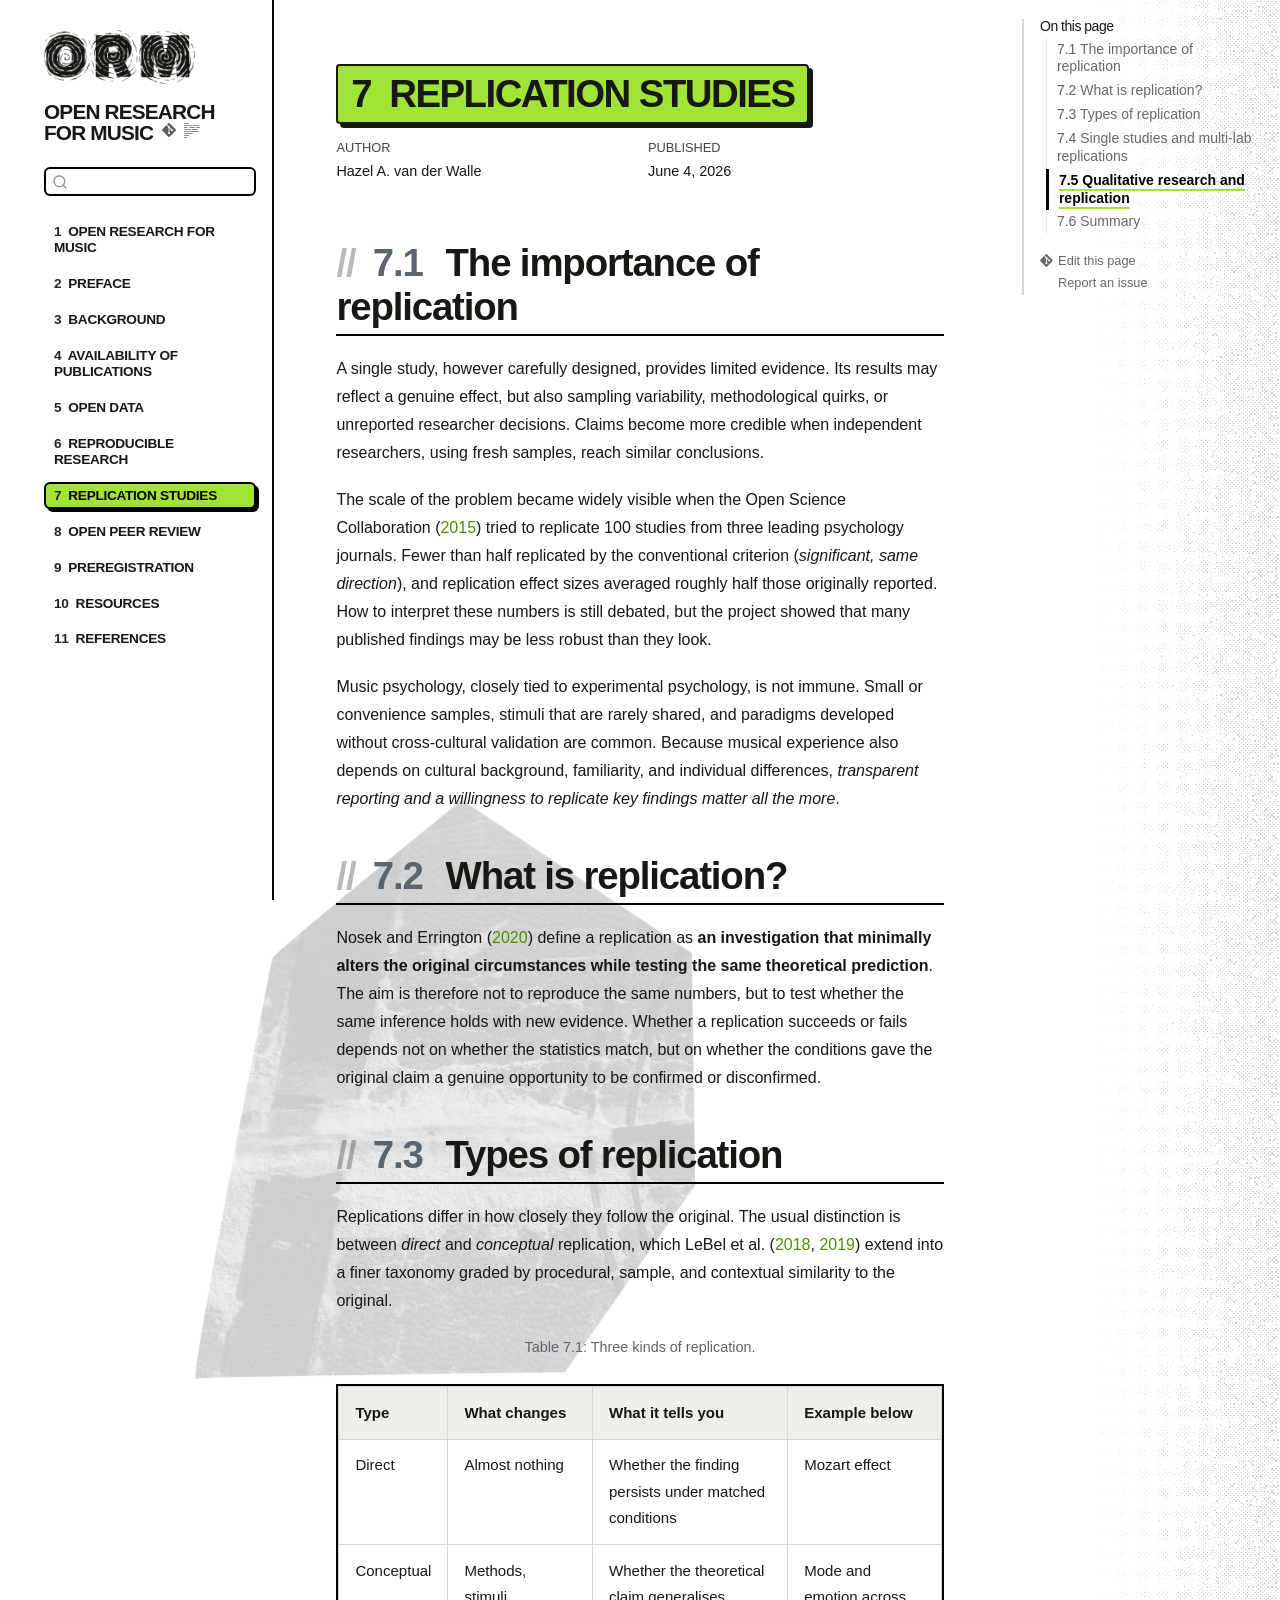
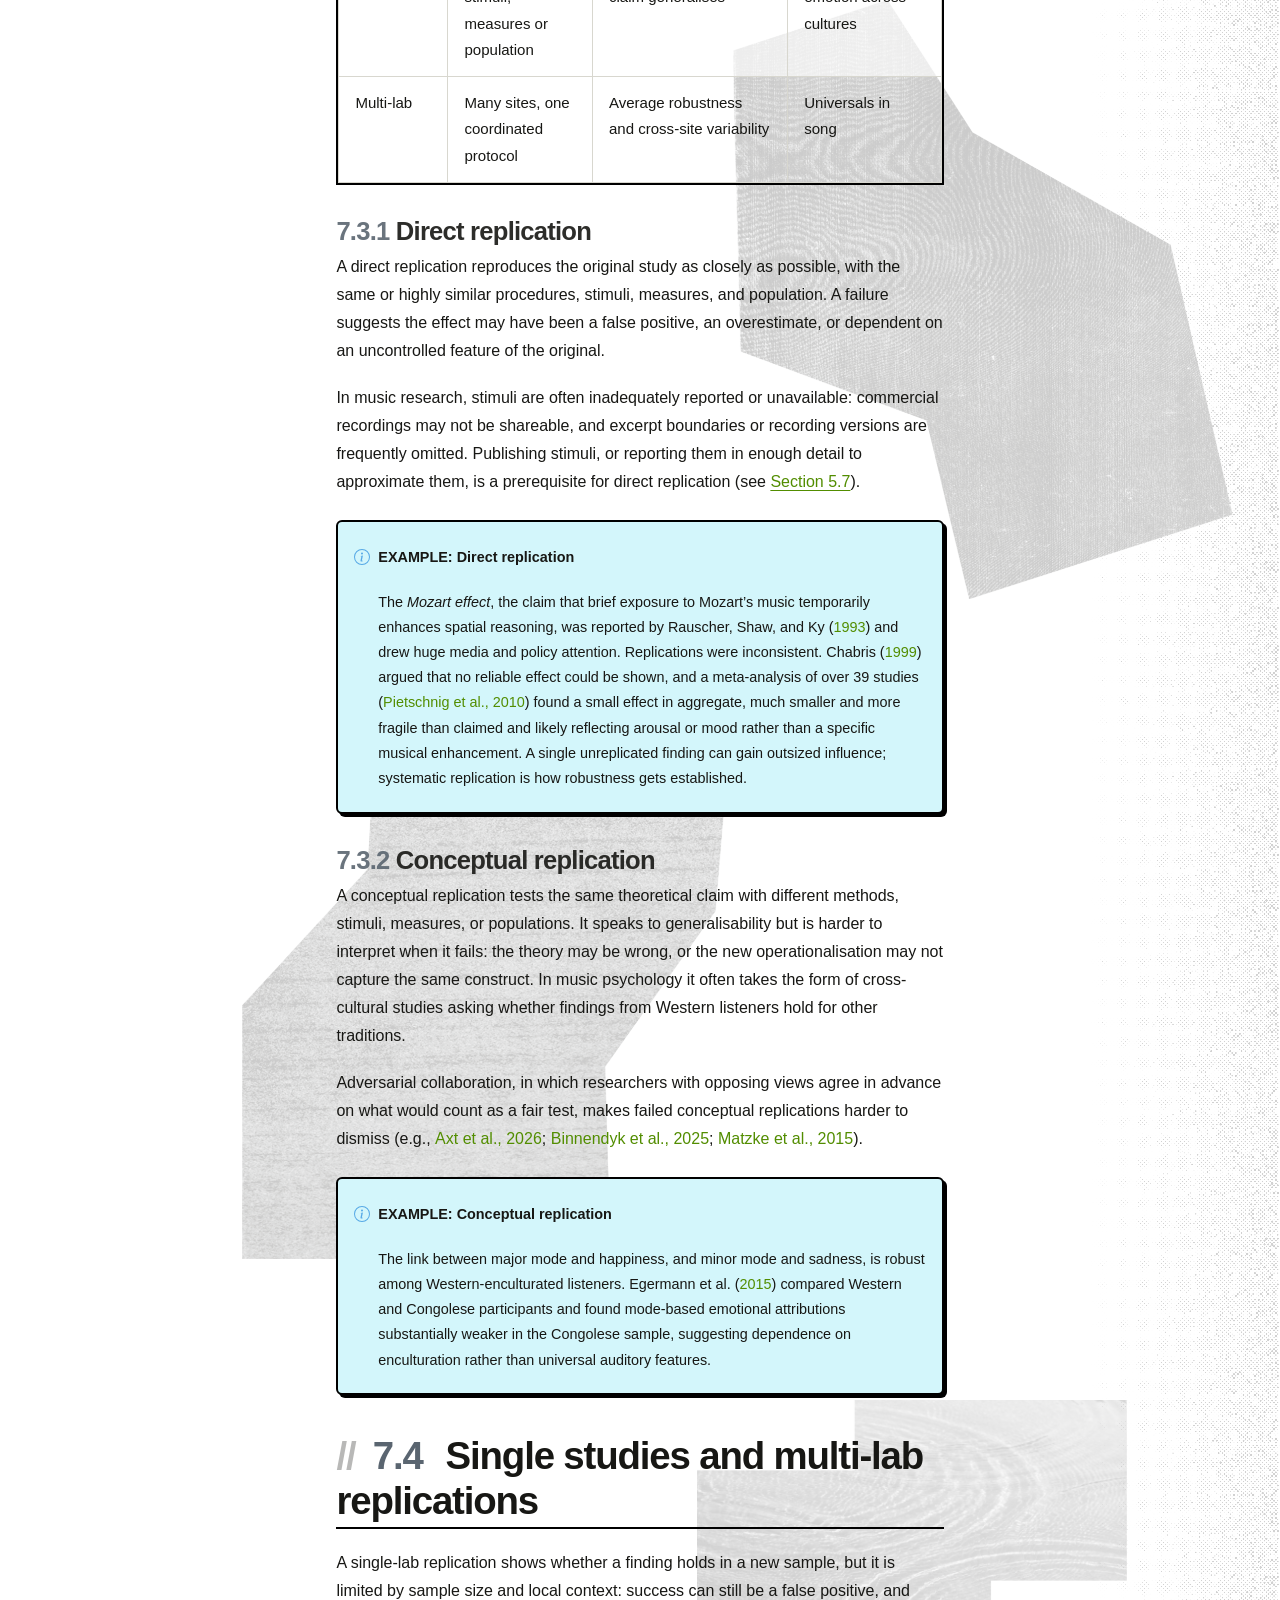
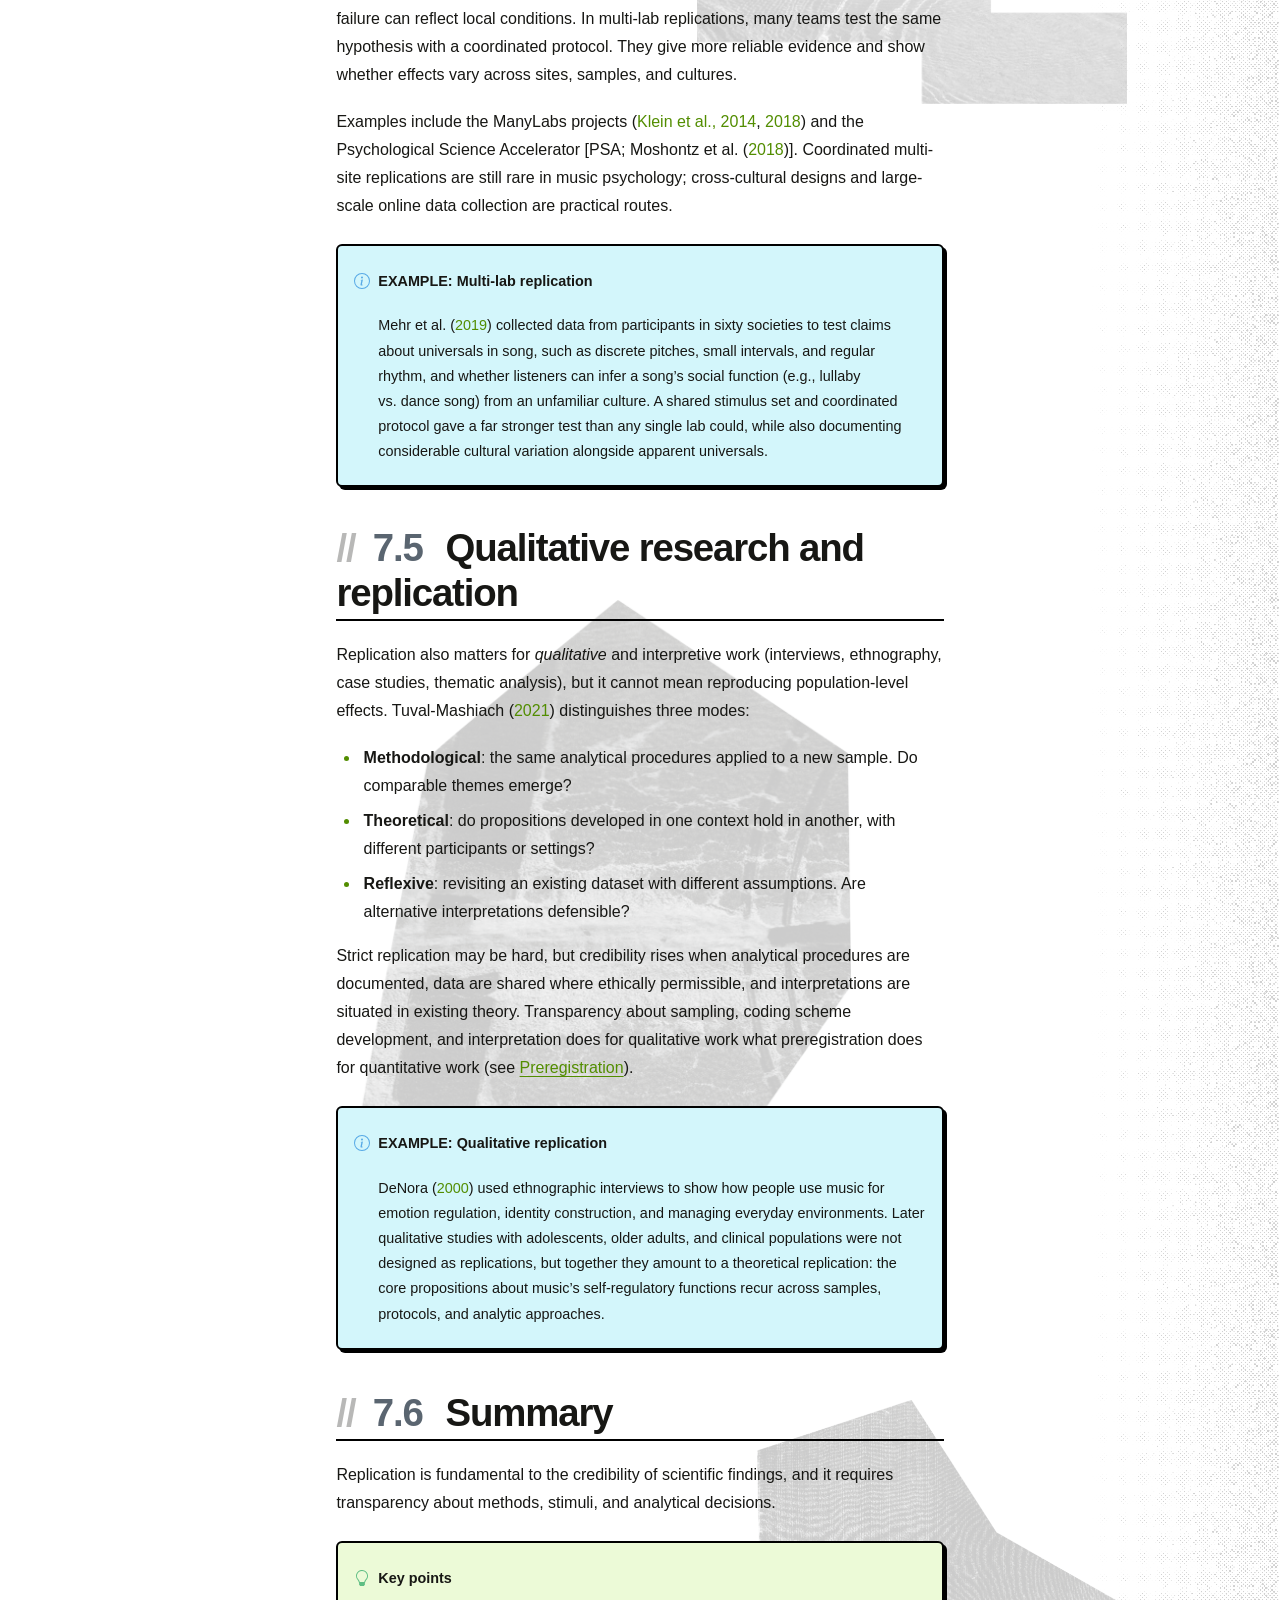
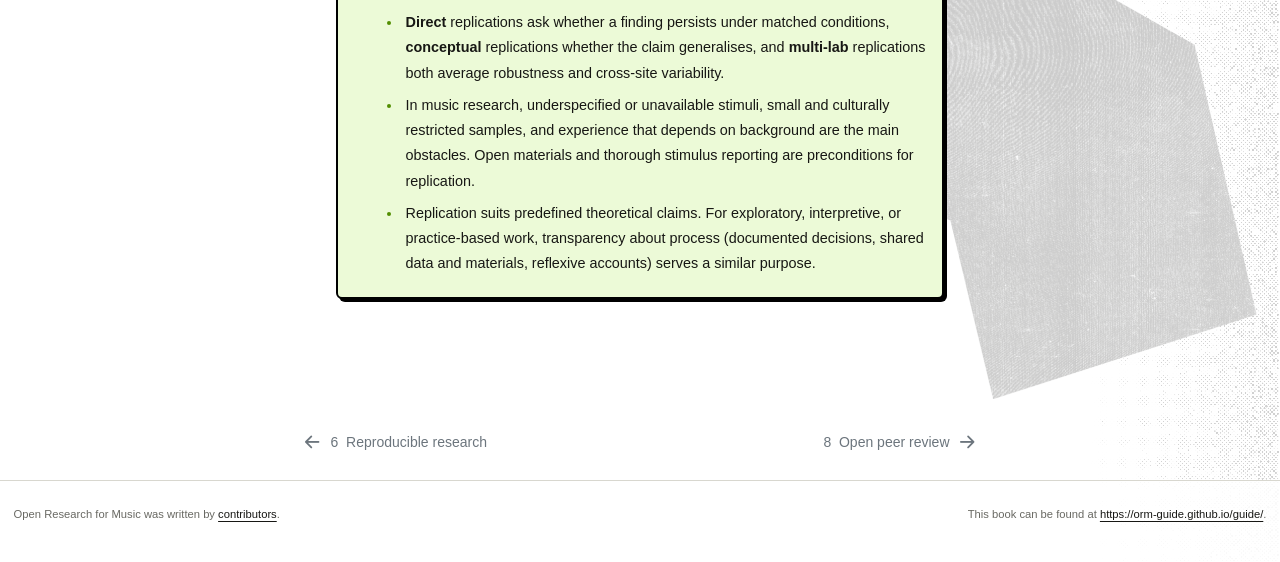
<file: docs/section5.html>
<!DOCTYPE html>
<html xmlns="http://www.w3.org/1999/xhtml" lang="en" xml:lang="en"><head>

<meta charset="utf-8">
<meta name="generator" content="quarto-1.10.18">

<meta name="viewport" content="width=device-width, initial-scale=1.0, user-scalable=yes">

<meta name="author" content="Tuomas Eerola">
<meta name="dcterms.date" content="2026-06-04">

<title>7&nbsp; Replication Studies – Open Research for Music</title>
<style>
/* Default styles provided by pandoc.
** See https://pandoc.org/MANUAL.html#variables-for-html for config info.
*/
span.smallcaps{font-variant: small-caps;}
div.columns{display: flex; gap: 1.5em;}
div.column{flex: auto;}
@media screen {
div.columns{gap: min(4vw, 1.5em);}
div.column{overflow-x: auto;}
}
div.hanging-indent{margin-left: 1.5em; text-indent: -1.5em;}
ul.task-list{list-style: none;}
ul.task-list li input[type="checkbox"] {
  width: 0.8em;
  margin: 0 0.8em 0.2em -1em; /* quarto-specific, see https://github.com/quarto-dev/quarto-cli/issues/4556 */ 
  vertical-align: middle;
}
/* CSS for citations */
div.csl-bib-body { }
div.csl-entry {
  clear: both;
  margin-bottom: 0em;
}
.hanging-indent div.csl-entry {
  margin-left:2em;
  text-indent:-2em;
}
div.csl-left-margin {
  min-width:2em;
  float:left;
}
div.csl-right-inline {
  margin-left:2em;
  padding-left:1em;
}
div.csl-indent {
  margin-left: 2em;
}</style>


<script src="site_libs/quarto-nav/quarto-nav.js"></script>
<script src="site_libs/quarto-nav/headroom.min.js"></script>
<script src="site_libs/clipboard/clipboard.min.js"></script>
<script src="site_libs/quarto-search/autocomplete.umd.js"></script>
<script src="site_libs/quarto-search/fuse.min.js"></script>
<script src="site_libs/quarto-search/quarto-search.js"></script>
<meta name="quarto:offset" content="./">
<link href="./section6.html" rel="next">
<link href="./section4.html" rel="prev">
<link href="./assets/orm-M-green.png" rel="icon" type="image/png">
<script src="site_libs/quarto-html/quarto.js" type="module"></script>
<script src="site_libs/quarto-html/tabsets/tabsets.js" type="module"></script>
<script src="site_libs/quarto-html/popper.min.js"></script>
<script src="site_libs/quarto-html/tippy.umd.min.js"></script>
<script src="site_libs/quarto-html/anchor.min.js"></script>
<link href="site_libs/quarto-html/tippy.css" rel="stylesheet">
<link href="site_libs/quarto-html/quarto-syntax-highlighting-64a204ab8560d761af7679ceaba22944.css" rel="stylesheet" id="quarto-text-highlighting-styles">
<script src="site_libs/bootstrap/bootstrap.min.js"></script>
<link href="site_libs/bootstrap/bootstrap-icons.css" rel="stylesheet">
<link href="site_libs/bootstrap/bootstrap-1d6a821679d0f0517f891505f12ca3c2.min.css" rel="stylesheet" append-hash="true" id="quarto-bootstrap" data-mode="light">
<script id="quarto-search-options" type="application/json">{
  "location": "sidebar",
  "copy-button": false,
  "collapse-after": 3,
  "panel-placement": "start",
  "type": "textbox",
  "limit": 50,
  "keyboard-shortcut": [
    "f",
    "/",
    "s"
  ],
  "show-item-context": false,
  "language": {
    "search-no-results-text": "No results",
    "search-matching-documents-text": "matching documents",
    "search-copy-link-title": "Copy link to search",
    "search-hide-matches-text": "Hide additional matches",
    "search-more-match-text": "more match in this document",
    "search-more-matches-text": "more matches in this document",
    "search-clear-button-title": "Clear",
    "search-text-placeholder": "",
    "search-detached-cancel-button-title": "Cancel",
    "search-submit-button-title": "Submit",
    "search-label": "Search"
  }
}</script>
<script>
  document.documentElement.classList.add('orm-rich');
  if (
    window.location.pathname.endsWith('/index.html') ||
    window.location.pathname.endsWith('/')
  ) {
    document.documentElement.classList.add('orm-index');
  }
</script>


<link rel="stylesheet" href="orm.css">
</head>

<body class="nav-sidebar floating quarto-light">

<div id="quarto-search-results"></div>
  <header id="quarto-header" class="headroom fixed-top">
  <nav class="quarto-secondary-nav">
    <div class="container-fluid d-flex">
      <button type="button" class="quarto-btn-toggle btn" data-bs-toggle="collapse" role="button" data-bs-target=".quarto-sidebar-collapse-item" aria-controls="quarto-sidebar" aria-expanded="false" aria-label="Toggle sidebar navigation" onclick="if (window.quartoToggleHeadroom) { window.quartoToggleHeadroom(); }">
        <i class="bi bi-layout-text-sidebar-reverse"></i>
      </button>
        <nav class="quarto-page-breadcrumbs" aria-label="breadcrumb"><ol class="breadcrumb"><li class="breadcrumb-item"><a href="./section5.html"><span class="chapter-number">7</span>&nbsp; <span class="chapter-title">Replication Studies</span></a></li></ol></nav>
        <a class="flex-grow-1" role="navigation" data-bs-toggle="collapse" data-bs-target=".quarto-sidebar-collapse-item" aria-controls="quarto-sidebar" aria-expanded="false" aria-label="Toggle sidebar navigation" onclick="if (window.quartoToggleHeadroom) { window.quartoToggleHeadroom(); }">      
        </a>
      <button type="button" class="btn quarto-search-button" aria-label="Search" onclick="window.quartoOpenSearch();">
        <i class="bi bi-search"></i>
      </button>
    </div>
  </nav>
</header>
<!-- content -->
<div id="quarto-content" class="quarto-container page-columns page-rows-contents page-layout-article">
<!-- sidebar -->
  <nav id="quarto-sidebar" class="sidebar collapse collapse-horizontal quarto-sidebar-collapse-item sidebar-navigation floating overflow-auto">
    <div class="pt-lg-2 mt-2 text-left sidebar-header sidebar-header-stacked">
      <a href="./index.html" class="sidebar-logo-link">
      <img src="./assets/orm-logo.png" alt="Open Research for Music" class="sidebar-logo light-content py-0 d-lg-inline d-none">
      <img src="./assets/orm-logo.png" alt="Open Research for Music" class="sidebar-logo dark-content py-0 d-lg-inline d-none">
      </a>
    <div class="sidebar-title mb-0 py-0">
      <a href="./">Open Research for Music</a> 
        <div class="sidebar-tools-main">
    <a href="https://orm-guide.github.io/guide/" title="Source Code" class="quarto-navigation-tool px-1" aria-label="Source Code"><i class="bi bi-git"></i></a>
  <a href="" class="quarto-reader-toggle quarto-navigation-tool px-1" onclick="window.quartoToggleReader(); return false;" title="Toggle reader mode">
  <div class="quarto-reader-toggle-btn">
  <i class="bi"></i>
  </div>
</a>
</div>
    </div>
      </div>
        <div class="mt-2 flex-shrink-0 align-items-center">
        <div class="sidebar-search">
        <div id="quarto-search" class="" title="Search"></div>
        </div>
        </div>
    <div class="sidebar-menu-container"> 
    <ul class="list-unstyled mt-1">
        <li class="sidebar-item">
  <div class="sidebar-item-container"> 
  <a href="./index.html" class="sidebar-item-text sidebar-link">
 <span class="menu-text"><span class="chapter-number">1</span>&nbsp; <span class="chapter-title">Open Research for Music</span></span></a>
  </div>
</li>
        <li class="sidebar-item">
  <div class="sidebar-item-container"> 
  <a href="./preface.html" class="sidebar-item-text sidebar-link">
 <span class="menu-text"><span class="chapter-number">2</span>&nbsp; <span class="chapter-title">Preface</span></span></a>
  </div>
</li>
        <li class="sidebar-item">
  <div class="sidebar-item-container"> 
  <a href="./section1.html" class="sidebar-item-text sidebar-link">
 <span class="menu-text"><span class="chapter-number">3</span>&nbsp; <span class="chapter-title">Background</span></span></a>
  </div>
</li>
        <li class="sidebar-item">
  <div class="sidebar-item-container"> 
  <a href="./section2.html" class="sidebar-item-text sidebar-link">
 <span class="menu-text"><span class="chapter-number">4</span>&nbsp; <span class="chapter-title">Availability of publications</span></span></a>
  </div>
</li>
        <li class="sidebar-item">
  <div class="sidebar-item-container"> 
  <a href="./section3.html" class="sidebar-item-text sidebar-link">
 <span class="menu-text"><span class="chapter-number">5</span>&nbsp; <span class="chapter-title">Open Data</span></span></a>
  </div>
</li>
        <li class="sidebar-item">
  <div class="sidebar-item-container"> 
  <a href="./section4.html" class="sidebar-item-text sidebar-link">
 <span class="menu-text"><span class="chapter-number">6</span>&nbsp; <span class="chapter-title">Reproducible research</span></span></a>
  </div>
</li>
        <li class="sidebar-item">
  <div class="sidebar-item-container"> 
  <a href="./section5.html" class="sidebar-item-text sidebar-link active">
 <span class="menu-text"><span class="chapter-number">7</span>&nbsp; <span class="chapter-title">Replication Studies</span></span></a>
  </div>
</li>
        <li class="sidebar-item">
  <div class="sidebar-item-container"> 
  <a href="./section6.html" class="sidebar-item-text sidebar-link">
 <span class="menu-text"><span class="chapter-number">8</span>&nbsp; <span class="chapter-title">Open peer review</span></span></a>
  </div>
</li>
        <li class="sidebar-item">
  <div class="sidebar-item-container"> 
  <a href="./section7.html" class="sidebar-item-text sidebar-link">
 <span class="menu-text"><span class="chapter-number">9</span>&nbsp; <span class="chapter-title">Preregistration</span></span></a>
  </div>
</li>
        <li class="sidebar-item">
  <div class="sidebar-item-container"> 
  <a href="./resources.html" class="sidebar-item-text sidebar-link">
 <span class="menu-text"><span class="chapter-number">10</span>&nbsp; <span class="chapter-title">Resources</span></span></a>
  </div>
</li>
        <li class="sidebar-item">
  <div class="sidebar-item-container"> 
  <a href="./references.html" class="sidebar-item-text sidebar-link">
 <span class="menu-text"><span class="chapter-number">11</span>&nbsp; <span class="chapter-title">References</span></span></a>
  </div>
</li>
    </ul>
    </div>
</nav>
<div id="quarto-sidebar-glass" class="quarto-sidebar-collapse-item" data-bs-toggle="collapse" data-bs-target=".quarto-sidebar-collapse-item"></div>
<!-- margin-sidebar -->
    <div id="quarto-margin-sidebar" class="sidebar margin-sidebar">
        <nav id="TOC" role="doc-toc" class="toc-active">
    <h2 id="toc-title">On this page</h2>
   
  <ul>
  <li><a href="#sec-replication-importance" id="toc-sec-replication-importance" class="nav-link active" data-scroll-target="#sec-replication-importance"><span class="header-section-number">7.1</span> The importance of replication</a></li>
  <li><a href="#sec-replication-definition" id="toc-sec-replication-definition" class="nav-link" data-scroll-target="#sec-replication-definition"><span class="header-section-number">7.2</span> What is replication?</a></li>
  <li><a href="#sec-replication-types" id="toc-sec-replication-types" class="nav-link" data-scroll-target="#sec-replication-types"><span class="header-section-number">7.3</span> Types of replication</a>
  <ul class="collapse">
  <li><a href="#sec-replication-direct" id="toc-sec-replication-direct" class="nav-link" data-scroll-target="#sec-replication-direct"><span class="header-section-number">7.3.1</span> Direct replication</a></li>
  <li><a href="#sec-replication-conceptual" id="toc-sec-replication-conceptual" class="nav-link" data-scroll-target="#sec-replication-conceptual"><span class="header-section-number">7.3.2</span> Conceptual replication</a></li>
  </ul></li>
  <li><a href="#sec-replication-scale" id="toc-sec-replication-scale" class="nav-link" data-scroll-target="#sec-replication-scale"><span class="header-section-number">7.4</span> Single studies and multi-lab replications</a></li>
  <li><a href="#sec-replication-qualitative" id="toc-sec-replication-qualitative" class="nav-link" data-scroll-target="#sec-replication-qualitative"><span class="header-section-number">7.5</span> Qualitative research and replication</a></li>
  <li><a href="#sec-replication-summary" id="toc-sec-replication-summary" class="nav-link" data-scroll-target="#sec-replication-summary"><span class="header-section-number">7.6</span> Summary</a></li>
  </ul>
<div class="toc-actions"><ul><li><a href="https://orm-guide.github.io/guide/edit/main/section5.qmd" class="toc-action"><i class="bi bi-git"></i>Edit this page</a></li><li><a href="https://orm-guide.github.io/guide/issues/new" class="toc-action"><i class="bi empty"></i>Report an issue</a></li></ul></div></nav>
    </div>
<!-- main -->
<main class="content" id="quarto-document-content">

<header id="title-block-header" class="quarto-title-block default">
<div class="quarto-title">
<h1 class="title"><span id="sec-replication" class="quarto-section-identifier"><span class="chapter-number">7</span>&nbsp; <span class="chapter-title">Replication Studies</span></span></h1>
</div>



<div class="quarto-title-meta">

    <div>
    <div class="quarto-title-meta-heading">Author</div>
    <div class="quarto-title-meta-contents">
             <p>Hazel A. van der Walle </p>
          </div>
  </div>
    
    <div>
    <div class="quarto-title-meta-heading">Published</div>
    <div class="quarto-title-meta-contents">
      <p class="date">June 4, 2026</p>
    </div>
  </div>
  
    
  </div>
  


</header>


<section id="sec-replication-importance" class="level2" data-number="7.1">
<h2 data-number="7.1" class="anchored" data-anchor-id="sec-replication-importance"><span class="header-section-number">7.1</span> The importance of replication</h2>
<p>A single study, however carefully designed, provides limited evidence. Its results may reflect a genuine effect, but also sampling variability, methodological quirks, or unreported researcher decisions. Claims become more credible when independent researchers, using fresh samples, reach similar conclusions.</p>
<p>The scale of the problem became widely visible when the Open Science Collaboration <span class="citation" data-cites="open2015estimating">(<a href="references.html#ref-open2015estimating" role="doc-biblioref">2015</a>)</span> tried to replicate 100 studies from three leading psychology journals. Fewer than half replicated by the conventional criterion (<em>significant, same direction</em>), and replication effect sizes averaged roughly half those originally reported. How to interpret these numbers is still debated, but the project showed that many published findings may be less robust than they look.</p>
<p>Music psychology, closely tied to experimental psychology, is not immune. Small or convenience samples, stimuli that are rarely shared, and paradigms developed without cross-cultural validation are common. Because musical experience also depends on cultural background, familiarity, and individual differences, <em>transparent reporting and a willingness to replicate key findings matter all the more</em>.</p>
</section>
<section id="sec-replication-definition" class="level2" data-number="7.2">
<h2 data-number="7.2" class="anchored" data-anchor-id="sec-replication-definition"><span class="header-section-number">7.2</span> What is replication?</h2>
<p>Nosek and Errington <span class="citation" data-cites="nosek2020replication">(<a href="references.html#ref-nosek2020replication" role="doc-biblioref">2020</a>)</span> define a replication as <strong>an investigation that minimally alters the original circumstances while testing the same theoretical prediction</strong>. The aim is therefore not to reproduce the same numbers, but to test whether the same inference holds with new evidence. Whether a replication succeeds or fails depends not on whether the statistics match, but on whether the conditions gave the original claim a genuine opportunity to be confirmed or disconfirmed.</p>
<!-- ✂ CHANGE 3: "Types of replication" intro cut from ~85 to ~45 words, AND ADDED a summary table (@tbl-replication-types) built only from material already in this chapter. Delete the table if you prefer prose only. -->
</section>
<section id="sec-replication-types" class="level2" data-number="7.3">
<h2 data-number="7.3" class="anchored" data-anchor-id="sec-replication-types"><span class="header-section-number">7.3</span> Types of replication</h2>
<p>Replications differ in how closely they follow the original. The usual distinction is between <em>direct</em> and <em>conceptual</em> replication, which LeBel et al. <span class="citation" data-cites="lebel2018unified lebel2019brief">(<a href="references.html#ref-lebel2018unified" role="doc-biblioref">2018</a>, <a href="references.html#ref-lebel2019brief" role="doc-biblioref">2019</a>)</span> extend into a finer taxonomy graded by procedural, sample, and contextual similarity to the original.</p>
<div id="tbl-replication-types" class="quarto-float quarto-figure quarto-figure-center anchored">
<figure class="quarto-float quarto-float-tbl figure">
<figcaption class="quarto-float-caption-top quarto-float-caption quarto-float-tbl" id="tbl-replication-types-caption-0ceaefa1-69ba-4598-a22c-09a6ac19f8ca">
Table&nbsp;7.1: Three kinds of replication.
</figcaption>
<div aria-describedby="tbl-replication-types-caption-0ceaefa1-69ba-4598-a22c-09a6ac19f8ca">
<table class="caption-top table">
<colgroup>
<col style="width: 11%">
<col style="width: 25%">
<col style="width: 35%">
<col style="width: 27%">
</colgroup>
<thead>
<tr class="header">
<th style="text-align: left;">Type</th>
<th style="text-align: left;">What changes</th>
<th style="text-align: left;">What it tells you</th>
<th style="text-align: left;">Example below</th>
</tr>
</thead>
<tbody>
<tr class="odd">
<td style="text-align: left;">Direct</td>
<td style="text-align: left;">Almost nothing</td>
<td style="text-align: left;">Whether the finding persists under matched conditions</td>
<td style="text-align: left;">Mozart effect</td>
</tr>
<tr class="even">
<td style="text-align: left;">Conceptual</td>
<td style="text-align: left;">Methods, stimuli, measures or population</td>
<td style="text-align: left;">Whether the theoretical claim generalises</td>
<td style="text-align: left;">Mode and emotion across cultures</td>
</tr>
<tr class="odd">
<td style="text-align: left;">Multi-lab</td>
<td style="text-align: left;">Many sites, one coordinated protocol</td>
<td style="text-align: left;">Average robustness and cross-site variability</td>
<td style="text-align: left;">Universals in song</td>
</tr>
</tbody>
</table>
</div>
</figure>
</div>
<section id="sec-replication-direct" class="level3" data-number="7.3.1">
<h3 data-number="7.3.1" class="anchored" data-anchor-id="sec-replication-direct"><span class="header-section-number">7.3.1</span> Direct replication</h3>
<p>A direct replication reproduces the original study as closely as possible, with the same or highly similar procedures, stimuli, measures, and population. A failure suggests the effect may have been a false positive, an overestimate, or dependent on an uncontrolled feature of the original.</p>
<p>In music research, stimuli are often inadequately reported or unavailable: commercial recordings may not be shareable, and excerpt boundaries or recording versions are frequently omitted. Publishing stimuli, or reporting them in enough detail to approximate them, is a prerequisite for direct replication (see <a href="section3.html#sec-opendata-copyright" class="quarto-xref"><span>Section 5.7</span></a>).</p>
<div class="callout callout-style-simple callout-note">
<div class="callout-body d-flex">
<div class="callout-icon-container">
<i class="callout-icon"></i>
</div>
<div class="callout-body-container">
<p><strong>EXAMPLE: Direct replication</strong></p>
<p>The <em>Mozart effect</em>, the claim that brief exposure to Mozart’s music temporarily enhances spatial reasoning, was reported by Rauscher, Shaw, and Ky <span class="citation" data-cites="rauscher1993music">(<a href="references.html#ref-rauscher1993music" role="doc-biblioref">1993</a>)</span> and drew huge media and policy attention. Replications were inconsistent. Chabris <span class="citation" data-cites="chabris1999prelude">(<a href="references.html#ref-chabris1999prelude" role="doc-biblioref">1999</a>)</span> argued that no reliable effect could be shown, and a meta-analysis of over 39 studies <span class="citation" data-cites="pietschnig2010mozart">(<a href="references.html#ref-pietschnig2010mozart" role="doc-biblioref">Pietschnig et al., 2010</a>)</span> found a small effect in aggregate, much smaller and more fragile than claimed and likely reflecting arousal or mood rather than a specific musical enhancement. A single unreplicated finding can gain outsized influence; systematic replication is how robustness gets established.</p>
</div>
</div>
</div>
</section>
<section id="sec-replication-conceptual" class="level3" data-number="7.3.2">
<h3 data-number="7.3.2" class="anchored" data-anchor-id="sec-replication-conceptual"><span class="header-section-number">7.3.2</span> Conceptual replication</h3>
<p>A conceptual replication tests the same theoretical claim with different methods, stimuli, measures, or populations. It speaks to generalisability but is harder to interpret when it fails: the theory may be wrong, or the new operationalisation may not capture the same construct. In music psychology it often takes the form of cross-cultural studies asking whether findings from Western listeners hold for other traditions.</p>
<p>Adversarial collaboration, in which researchers with opposing views agree in advance on what would count as a fair test, makes failed conceptual replications harder to dismiss <span class="citation" data-cites="axt2026relationship binnendyk2025overconfidence matzke2015horizontal">(e.g., <a href="references.html#ref-axt2026relationship" role="doc-biblioref">Axt et al., 2026</a>; <a href="references.html#ref-binnendyk2025overconfidence" role="doc-biblioref">Binnendyk et al., 2025</a>; <a href="references.html#ref-matzke2015horizontal" role="doc-biblioref">Matzke et al., 2015</a>)</span>.</p>
<div class="callout callout-style-simple callout-note">
<div class="callout-body d-flex">
<div class="callout-icon-container">
<i class="callout-icon"></i>
</div>
<div class="callout-body-container">
<p><strong>EXAMPLE: Conceptual replication</strong></p>
<p>The link between major mode and happiness, and minor mode and sadness, is robust among Western-enculturated listeners. Egermann et al. <span class="citation" data-cites="egermann2015universal">(<a href="references.html#ref-egermann2015universal" role="doc-biblioref">2015</a>)</span> compared Western and Congolese participants and found mode-based emotional attributions substantially weaker in the Congolese sample, suggesting dependence on enculturation rather than universal auditory features.</p>
</div>
</div>
</div>
</section>
</section>
<section id="sec-replication-scale" class="level2" data-number="7.4">
<h2 data-number="7.4" class="anchored" data-anchor-id="sec-replication-scale"><span class="header-section-number">7.4</span> Single studies and multi-lab replications</h2>
<p>A single-lab replication shows whether a finding holds in a new sample, but it is limited by sample size and local context: success can still be a false positive, and failure can reflect local conditions. In multi-lab replications, many teams test the same hypothesis with a coordinated protocol. They give more reliable evidence and show whether effects vary across sites, samples, and cultures.</p>
<p>Examples include the ManyLabs projects <span class="citation" data-cites="klein2014investigating klein2018many">(<a href="references.html#ref-klein2014investigating" role="doc-biblioref"><span class="nocase">Klein et al.</span>, 2014</a>, <a href="references.html#ref-klein2018many" role="doc-biblioref">2018</a>)</span> and the Psychological Science Accelerator [PSA; <span class="citation" data-cites="moshontz2018psychological"><span class="nocase">Moshontz et al.</span> (<a href="references.html#ref-moshontz2018psychological" role="doc-biblioref">2018</a>)</span>]. Coordinated multi-site replications are still rare in music psychology; cross-cultural designs and large-scale online data collection are practical routes.</p>
<div class="callout callout-style-simple callout-note">
<div class="callout-body d-flex">
<div class="callout-icon-container">
<i class="callout-icon"></i>
</div>
<div class="callout-body-container">
<p><strong>EXAMPLE: Multi-lab replication</strong></p>
<p>Mehr et al. <span class="citation" data-cites="mehr2019universality">(<a href="references.html#ref-mehr2019universality" role="doc-biblioref">2019</a>)</span> collected data from participants in sixty societies to test claims about universals in song, such as discrete pitches, small intervals, and regular rhythm, and whether listeners can infer a song’s social function (e.g., lullaby vs.&nbsp;dance song) from an unfamiliar culture. A shared stimulus set and coordinated protocol gave a far stronger test than any single lab could, while also documenting considerable cultural variation alongside apparent universals.</p>
</div>
</div>
</div>
</section>
<section id="sec-replication-qualitative" class="level2" data-number="7.5">
<h2 data-number="7.5" class="anchored" data-anchor-id="sec-replication-qualitative"><span class="header-section-number">7.5</span> Qualitative research and replication</h2>
<p>Replication also matters for <em>qualitative</em> and interpretive work (interviews, ethnography, case studies, thematic analysis), but it cannot mean reproducing population-level effects. Tuval-Mashiach <span class="citation" data-cites="tuval2021replication">(<a href="references.html#ref-tuval2021replication" role="doc-biblioref">2021</a>)</span> distinguishes three modes:</p>
<ul>
<li><strong>Methodological</strong>: the same analytical procedures applied to a new sample. Do comparable themes emerge?</li>
<li><strong>Theoretical</strong>: do propositions developed in one context hold in another, with different participants or settings?</li>
<li><strong>Reflexive</strong>: revisiting an existing dataset with different assumptions. Are alternative interpretations defensible?</li>
</ul>
<p>Strict replication may be hard, but credibility rises when analytical procedures are documented, data are shared where ethically permissible, and interpretations are situated in existing theory. Transparency about sampling, coding scheme development, and interpretation does for qualitative work what preregistration does for quantitative work (see <a href="./section7.html">Preregistration</a>).</p>
<div class="callout callout-style-simple callout-note">
<div class="callout-body d-flex">
<div class="callout-icon-container">
<i class="callout-icon"></i>
</div>
<div class="callout-body-container">
<p><strong>EXAMPLE: Qualitative replication</strong></p>
<p>DeNora <span class="citation" data-cites="denora2000music">(<a href="references.html#ref-denora2000music" role="doc-biblioref">2000</a>)</span> used ethnographic interviews to show how people use music for emotion regulation, identity construction, and managing everyday environments. Later qualitative studies with adolescents, older adults, and clinical populations were not designed as replications, but together they amount to a theoretical replication: the core propositions about music’s self-regulatory functions recur across samples, protocols, and analytic approaches.</p>
</div>
</div>
</div>
</section>
<section id="sec-replication-summary" class="level2" data-number="7.6">
<h2 data-number="7.6" class="anchored" data-anchor-id="sec-replication-summary"><span class="header-section-number">7.6</span> Summary</h2>
<p>Replication is fundamental to the credibility of scientific findings, and it requires transparency about methods, stimuli, and analytical decisions.</p>
<div class="callout callout-style-simple callout-tip">
<div class="callout-body d-flex">
<div class="callout-icon-container">
<i class="callout-icon"></i>
</div>
<div class="callout-body-container">
<p><strong>Key points</strong></p>
<ul>
<li><strong>Direct</strong> replications ask whether a finding persists under matched conditions, <strong>conceptual</strong> replications whether the claim generalises, and <strong>multi-lab</strong> replications both average robustness and cross-site variability.</li>
<li>In music research, underspecified or unavailable stimuli, small and culturally restricted samples, and experience that depends on background are the main obstacles. Open materials and thorough stimulus reporting are preconditions for replication.</li>
<li>Replication suits predefined theoretical claims. For exploratory, interpretive, or practice-based work, transparency about process (documented decisions, shared data and materials, reflexive accounts) serves a similar purpose.</li>
</ul>
</div>
</div>
</div>


<div id="refs" class="references csl-bib-body hanging-indent" data-entry-spacing="0" data-line-spacing="2" role="list" style="display: none">
<div id="ref-axt2026relationship" class="csl-entry" role="listitem">
Axt, J. R., Connor, P., Hoogeveen, S., Clark, C. J., Vianello, M., Lahey, J. N., Hahn, A., To, J., Petty, R. E., Costello, T. H., Mitchell, G., Tetlock, P. E., &amp; Uhlmann, E. L. (2026). On the relationship between indirect measures of black versus white racial attitudes and discriminatory outcomes: An adversarial collaboration using a sample of white americans. <em>Journal of Personality and Social Psychology</em>, <em>130</em>(6), 1121–1146. <a href="https://doi.org/10.1037/pspa0000480">https://doi.org/10.1037/pspa0000480</a>
</div>
<div id="ref-binnendyk2025overconfidence" class="csl-entry" role="listitem">
Binnendyk, J., Li, S., Costello, T., Hale, R., Moore, D. A., &amp; Pennycook, G. (2025). Is overconfidence a trait? An adversarial collaboration. <em>Psychological Science</em>, <em>36</em>(12), 941–951. <a href="https://doi.org/10.1177/09567976251401538">https://doi.org/10.1177/09567976251401538</a>
</div>
<div id="ref-chabris1999prelude" class="csl-entry" role="listitem">
Chabris, C. F. (1999). Prelude or requiem for the <span>“<span>Mozart</span> effect”</span>? <em>Nature</em>, <em>400</em>(6747), 826–827. <a href="https://doi.org/10.1038/23580">https://doi.org/10.1038/23580</a>
</div>
<div id="ref-denora2000music" class="csl-entry" role="listitem">
DeNora, T. (2000). <em>Music in everyday life</em>. Cambridge University Press. <a href="https://doi.org/10.1017/CBO9780511489433">https://doi.org/10.1017/CBO9780511489433</a>
</div>
<div id="ref-egermann2015universal" class="csl-entry" role="listitem">
Egermann, H., Fernando, N., Chuen, L., &amp; McAdams, S. (2015). Music induces universal emotion-related psychophysiological responses: Comparing <span>Canadian</span> listeners to <span>Congolese Pygmies</span>. <em>Frontiers in Psychology</em>, <em>5</em>, 1341. <a href="https://doi.org/10.3389/fpsyg.2014.01341">https://doi.org/10.3389/fpsyg.2014.01341</a>
</div>
<div id="ref-klein2014investigating" class="csl-entry" role="listitem">
<span class="nocase">Klein, R. A., Ratliff, K. A., Vianello, M., Adams, R. B., Bahník, Š., Bernstein, M. J., Bocian, K., Brandt, M. J., Brooks, B., et al.</span> (2014). Investigating variation in replicability: <span>A</span> <span>“<span>Many Labs</span>”</span> replication project. <em>Social Psychology</em>, <em>45</em>(3), 142–152. <a href="https://doi.org/10.1027/1864-9335/a000178">https://doi.org/10.1027/1864-9335/a000178</a>
</div>
<div id="ref-klein2018many" class="csl-entry" role="listitem">
<span class="nocase">Klein, R. A., Vianello, M., Hasselman, F., Adams, B. G., Adams, R. B., Alper, S., et al.</span> (2018). Many <span>Labs</span> 2: <span>I</span>nvestigating variation in replicability across samples and settings. <em>Advances in Methods and Practices in Psychological Science</em>, <em>1</em>(4), 443–490. <a href="https://doi.org/10.1177/2515245918810225">https://doi.org/10.1177/2515245918810225</a>
</div>
<div id="ref-lebel2018unified" class="csl-entry" role="listitem">
LeBel, E. P., McCarthy, R. J., Earp, B. D., Elson, M., &amp; Vanpaemel, W. (2018). A unified framework to quantify the credibility of scientific findings. <em>Advances in Methods and Practices in Psychological Science</em>, <em>1</em>(3), 389–402. <a href="https://doi.org/10.1177/2515245918787489">https://doi.org/10.1177/2515245918787489</a>
</div>
<div id="ref-lebel2019brief" class="csl-entry" role="listitem">
LeBel, E. P., Vanpaemel, W., Cheung, I., &amp; Campbell, L. (2019). A brief guide to evaluate replications. <em>Meta-Psychology</em>, <em>3</em>. <a href="https://doi.org/10.15626/MP.2018.843">https://doi.org/10.15626/MP.2018.843</a>
</div>
<div id="ref-matzke2015horizontal" class="csl-entry" role="listitem">
Matzke, D., Nieuwenhuis, S., Rijn, H. van, Slagter, H. A., Molen, M. W. van der, &amp; Wagenmakers, E.-J. (2015). The effect of horizontal eye movements on free recall: <span>A</span> preregistered adversarial collaboration. <em>Journal of Experimental Psychology: General</em>, <em>144</em>(1), e1–e15. <a href="https://doi.org/10.1037/xge0000038">https://doi.org/10.1037/xge0000038</a>
</div>
<div id="ref-mehr2019universality" class="csl-entry" role="listitem">
<span class="nocase">Mehr, S. A., Singh, M., Knox, D., Ketter, D. M., Pickens-Jones, D., Atwood, S., Lucas, C., Jacoby, N., Egner, A. A., Hopkins, E. J., et al.</span> (2019). Universality and diversity in human song. <em>Science</em>, <em>366</em>(6468), eaax0868. <a href="https://doi.org/10.1126/science.aax0868">https://doi.org/10.1126/science.aax0868</a>
</div>
<div id="ref-moshontz2018psychological" class="csl-entry" role="listitem">
<span class="nocase">Moshontz, H., Campbell, L., Ebersole, C. R., IJzerman, H., Urry, H. L., Forscher, P. S., Grahe, J. E., McCarthy, R. J., Musser, E. D., Antfolk, J., et al.</span> (2018). The <span>Psychological Science Accelerator</span>: <span>A</span>dvancing psychology through a distributed collaborative network. <em>Advances in Methods and Practices in Psychological Science</em>, <em>1</em>(4), 501–515. <a href="https://doi.org/10.1177/2515245918797607">https://doi.org/10.1177/2515245918797607</a>
</div>
<div id="ref-nosek2020replication" class="csl-entry" role="listitem">
Nosek, B. A., &amp; Errington, T. M. (2020). What is replication? <em>PLoS Biology</em>, <em>18</em>(3), e3000691. <a href="https://doi.org/10.1371/journal.pbio.3000691">https://doi.org/10.1371/journal.pbio.3000691</a>
</div>
<div id="ref-open2015estimating" class="csl-entry" role="listitem">
Open Science Collaboration. (2015). Estimating the reproducibility of psychological science. <em>Science</em>, <em>349</em>(6251), aac4716. <a href="https://doi.org/10.1126/science.aac4716">https://doi.org/10.1126/science.aac4716</a>
</div>
<div id="ref-pietschnig2010mozart" class="csl-entry" role="listitem">
Pietschnig, J., Voracek, M., &amp; Formann, A. K. (2010). <span>Mozart</span> effect—<span>Shmozart</span> effect: <span>A</span> meta-analysis. <em>Intelligence</em>, <em>38</em>(3), 314–323. <a href="https://doi.org/10.1016/j.intell.2010.03.001">https://doi.org/10.1016/j.intell.2010.03.001</a>
</div>
<div id="ref-rauscher1993music" class="csl-entry" role="listitem">
Rauscher, F. H., Shaw, G. L., &amp; Ky, K. N. (1993). Music and spatial task performance. <em>Nature</em>, <em>365</em>(6447), 611. <a href="https://doi.org/10.1038/365611a0">https://doi.org/10.1038/365611a0</a>
</div>
<div id="ref-tuval2021replication" class="csl-entry" role="listitem">
Tuval-Mashiach, R. (2021). Is replication relevant for qualitative research? <em>Qualitative Psychology</em>, <em>8</em>(3), 365. <a href="https://doi.org/10.1037/qup0000217">https://doi.org/10.1037/qup0000217</a>
</div>
</div>
</section>

</main> <!-- /main -->
<script id="quarto-html-after-body" type="application/javascript">
  window.document.addEventListener("DOMContentLoaded", function (event) {
    const icon = "";
    const anchorJS = new window.AnchorJS();
    anchorJS.options = {
      placement: 'right',
      icon: icon
    };
    anchorJS.add('.anchored');
    const isCodeAnnotation = (el) => {
      for (const clz of el.classList) {
        if (clz.startsWith('code-annotation-')) {                     
          return true;
        }
      }
      return false;
    }
    const onCopySuccess = function(e) {
      // button target
      const button = e.trigger;
      // don't keep focus
      button.blur();
      // flash "checked"
      button.classList.add('code-copy-button-checked');
      var currentTitle = button.getAttribute("title");
      button.setAttribute("title", "Copied!");
      let tooltip;
      if (window.bootstrap) {
        button.setAttribute("data-bs-toggle", "tooltip");
        button.setAttribute("data-bs-placement", "left");
        button.setAttribute("data-bs-title", "Copied!");
        tooltip = new bootstrap.Tooltip(button, 
          { trigger: "manual", 
            customClass: "code-copy-button-tooltip",
            offset: [0, -8]});
        tooltip.show();    
      }
      setTimeout(function() {
        if (tooltip) {
          tooltip.hide();
          button.removeAttribute("data-bs-title");
          button.removeAttribute("data-bs-toggle");
          button.removeAttribute("data-bs-placement");
        }
        button.setAttribute("title", currentTitle);
        button.classList.remove('code-copy-button-checked');
      }, 1000);
      // clear code selection
      e.clearSelection();
    }
    const getTextToCopy = function(trigger) {
      const outerScaffold = trigger.parentElement.cloneNode(true);
      const codeEl = outerScaffold.querySelector('code');
      for (const childEl of codeEl.children) {
        if (isCodeAnnotation(childEl)) {
          childEl.remove();
        }
      }
      return codeEl.innerText;
    }
    const clipboard = new window.ClipboardJS('.code-copy-button:not([data-in-quarto-modal])', {
      text: getTextToCopy
    });
    clipboard.on('success', onCopySuccess);
    if (window.document.getElementById('quarto-embedded-source-code-modal')) {
      const clipboardModal = new window.ClipboardJS('.code-copy-button[data-in-quarto-modal]', {
        text: getTextToCopy,
        container: window.document.getElementById('quarto-embedded-source-code-modal')
      });
      clipboardModal.on('success', onCopySuccess);
    }
      var localhostRegex = new RegExp(/^(?:http|https):\/\/localhost\:?[0-9]*\//);
      var mailtoRegex = new RegExp(/^mailto:/);
        var filterRegex = new RegExp("https:\/\/orm-guide\.github\.io\/guide\/");
      var isInternal = (href) => {
          return filterRegex.test(href) || localhostRegex.test(href) || mailtoRegex.test(href);
      }
      // Inspect non-navigation links and adorn them if external
     var links = window.document.querySelectorAll('a[href]:not(.nav-link):not(.navbar-brand):not(.toc-action):not(.sidebar-link):not(.sidebar-item-toggle):not(.pagination-link):not(.no-external):not([aria-hidden]):not(.dropdown-item):not(.quarto-navigation-tool):not(.about-link)');
      for (var i=0; i<links.length; i++) {
        const link = links[i];
        if (!isInternal(link.href)) {
          // undo the damage that might have been done by quarto-nav.js in the case of
          // links that we want to consider external
          if (link.dataset.originalHref !== undefined) {
            link.href = link.dataset.originalHref;
          }
        }
      }
    function tippyHover(el, contentFn, onTriggerFn, onUntriggerFn) {
      const config = {
        allowHTML: true,
        maxWidth: 500,
        delay: 100,
        arrow: false,
        appendTo: function(el) {
            return el.parentElement;
        },
        interactive: true,
        interactiveBorder: 10,
        theme: 'quarto',
        placement: 'bottom-start',
      };
      if (contentFn) {
        config.content = contentFn;
      }
      if (onTriggerFn) {
        config.onTrigger = onTriggerFn;
      }
      if (onUntriggerFn) {
        config.onUntrigger = onUntriggerFn;
      }
      window.tippy(el, config); 
    }
    const noterefs = window.document.querySelectorAll('a[role="doc-noteref"]');
    for (var i=0; i<noterefs.length; i++) {
      const ref = noterefs[i];
      tippyHover(ref, function() {
        // use id or data attribute instead here
        let href = ref.getAttribute('data-footnote-href') || ref.getAttribute('href');
        try { href = new URL(href).hash; } catch {}
        const id = href.replace(/^#\/?/, "");
        const note = window.document.getElementById(id);
        if (note) {
          return note.innerHTML;
        } else {
          return "";
        }
      });
    }
    const xrefs = window.document.querySelectorAll('a.quarto-xref');
    const processXRef = (id, note) => {
      // Strip column container classes
      const stripColumnClz = (el) => {
        el.classList.remove("page-full", "page-columns");
        if (el.children) {
          for (const child of el.children) {
            stripColumnClz(child);
          }
        }
      }
      stripColumnClz(note)
      if (id === null || id.startsWith('sec-')) {
        // Special case sections, only their first couple elements
        const container = document.createElement("div");
        if (note.children && note.children.length > 2) {
          container.appendChild(note.children[0].cloneNode(true));
          for (let i = 1; i < note.children.length; i++) {
            const child = note.children[i];
            if (child.tagName === "P" && child.innerText === "") {
              continue;
            } else {
              container.appendChild(child.cloneNode(true));
              break;
            }
          }
          if (window.Quarto?.typesetMath) {
            window.Quarto.typesetMath(container);
          }
          return container.innerHTML
        } else {
          if (window.Quarto?.typesetMath) {
            window.Quarto.typesetMath(note);
          }
          return note.innerHTML;
        }
      } else {
        // Remove any anchor links if they are present
        const anchorLink = note.querySelector('a.anchorjs-link');
        if (anchorLink) {
          anchorLink.remove();
        }
        if (window.Quarto?.typesetMath) {
          window.Quarto.typesetMath(note);
        }
        if (note.classList.contains("callout")) {
          return note.outerHTML;
        } else {
          return note.innerHTML;
        }
      }
    }
    for (var i=0; i<xrefs.length; i++) {
      const xref = xrefs[i];
      tippyHover(xref, undefined, function(instance) {
        instance.disable();
        let url = xref.getAttribute('href');
        let hash = undefined; 
        if (url.startsWith('#')) {
          hash = url;
        } else {
          try { hash = new URL(url).hash; } catch {}
        }
        if (hash) {
          const id = hash.replace(/^#\/?/, "");
          const note = window.document.getElementById(id);
          if (note !== null) {
            try {
              const html = processXRef(id, note.cloneNode(true));
              instance.setContent(html);
            } finally {
              instance.enable();
              instance.show();
            }
          } else {
            // See if we can fetch this
            fetch(url.split('#')[0])
            .then(res => res.text())
            .then(html => {
              const parser = new DOMParser();
              const htmlDoc = parser.parseFromString(html, "text/html");
              const note = htmlDoc.getElementById(id);
              if (note !== null) {
                const html = processXRef(id, note);
                instance.setContent(html);
              } 
            }).finally(() => {
              instance.enable();
              instance.show();
            });
          }
        } else {
          // See if we can fetch a full url (with no hash to target)
          // This is a special case and we should probably do some content thinning / targeting
          fetch(url)
          .then(res => res.text())
          .then(html => {
            const parser = new DOMParser();
            const htmlDoc = parser.parseFromString(html, "text/html");
            const note = htmlDoc.querySelector('main.content');
            if (note !== null) {
              // This should only happen for chapter cross references
              // (since there is no id in the URL)
              // remove the first header
              if (note.children.length > 0 && note.children[0].tagName === "HEADER") {
                note.children[0].remove();
              }
              const html = processXRef(null, note);
              instance.setContent(html);
            } 
          }).finally(() => {
            instance.enable();
            instance.show();
          });
        }
      }, function(instance) {
      });
    }
        let selectedAnnoteEl;
        const selectorForAnnotation = ( cell, annotation) => {
          let cellAttr = 'data-code-cell="' + cell + '"';
          let lineAttr = 'data-code-annotation="' +  annotation + '"';
          const selector = 'span[' + cellAttr + '][' + lineAttr + ']';
          return selector;
        }
        const selectCodeLines = (annoteEl) => {
          const doc = window.document;
          const targetCell = annoteEl.getAttribute("data-target-cell");
          const targetAnnotation = annoteEl.getAttribute("data-target-annotation");
          const annoteSpan = window.document.querySelector(selectorForAnnotation(targetCell, targetAnnotation));
          const lines = annoteSpan.getAttribute("data-code-lines").split(",");
          const lineIds = lines.map((line) => {
            return targetCell + "-" + line;
          })
          let top = null;
          let height = null;
          let parent = null;
          if (lineIds.length > 0) {
              //compute the position of the single el (top and bottom and make a div)
              const el = window.document.getElementById(lineIds[0]);
              top = el.offsetTop;
              height = el.offsetHeight;
              parent = el.parentElement.parentElement;
            if (lineIds.length > 1) {
              const lastEl = window.document.getElementById(lineIds[lineIds.length - 1]);
              const bottom = lastEl.offsetTop + lastEl.offsetHeight;
              height = bottom - top;
            }
            if (top !== null && height !== null && parent !== null) {
              // cook up a div (if necessary) and position it 
              let div = window.document.getElementById("code-annotation-line-highlight");
              if (div === null) {
                div = window.document.createElement("div");
                div.setAttribute("id", "code-annotation-line-highlight");
                div.style.position = 'absolute';
                parent.appendChild(div);
              }
              div.style.top = top - 2 + "px";
              div.style.height = height + 4 + "px";
              div.style.left = 0;
              let gutterDiv = window.document.getElementById("code-annotation-line-highlight-gutter");
              if (gutterDiv === null) {
                gutterDiv = window.document.createElement("div");
                gutterDiv.setAttribute("id", "code-annotation-line-highlight-gutter");
                gutterDiv.style.position = 'absolute';
                const codeCell = window.document.getElementById(targetCell);
                const gutter = codeCell.querySelector('.code-annotation-gutter');
                gutter.appendChild(gutterDiv);
              }
              gutterDiv.style.top = top - 2 + "px";
              gutterDiv.style.height = height + 4 + "px";
            }
            selectedAnnoteEl = annoteEl;
          }
        };
        const unselectCodeLines = () => {
          const elementsIds = ["code-annotation-line-highlight", "code-annotation-line-highlight-gutter"];
          elementsIds.forEach((elId) => {
            const div = window.document.getElementById(elId);
            if (div) {
              div.remove();
            }
          });
          selectedAnnoteEl = undefined;
        };
          // Handle positioning of the toggle
      window.addEventListener(
        "resize",
        throttle(() => {
          elRect = undefined;
          if (selectedAnnoteEl) {
            selectCodeLines(selectedAnnoteEl);
          }
        }, 10)
      );
      function throttle(fn, ms) {
      let throttle = false;
      let timer;
        return (...args) => {
          if(!throttle) { // first call gets through
              fn.apply(this, args);
              throttle = true;
          } else { // all the others get throttled
              if(timer) clearTimeout(timer); // cancel #2
              timer = setTimeout(() => {
                fn.apply(this, args);
                timer = throttle = false;
              }, ms);
          }
        };
      }
        // Attach click handler to the DT
        const annoteDls = window.document.querySelectorAll('dt[data-target-cell]');
        for (const annoteDlNode of annoteDls) {
          annoteDlNode.addEventListener('click', (event) => {
            const clickedEl = event.target;
            if (clickedEl !== selectedAnnoteEl) {
              unselectCodeLines();
              const activeEl = window.document.querySelector('dt[data-target-cell].code-annotation-active');
              if (activeEl) {
                activeEl.classList.remove('code-annotation-active');
              }
              selectCodeLines(clickedEl);
              clickedEl.classList.add('code-annotation-active');
            } else {
              // Unselect the line
              unselectCodeLines();
              clickedEl.classList.remove('code-annotation-active');
            }
          });
        }
    const findCites = (el) => {
      const parentEl = el.parentElement;
      if (parentEl) {
        const cites = parentEl.dataset.cites;
        if (cites) {
          return {
            el,
            cites: cites.split(' ')
          };
        } else {
          return findCites(el.parentElement)
        }
      } else {
        return undefined;
      }
    };
    var bibliorefs = window.document.querySelectorAll('a[role="doc-biblioref"]');
    for (var i=0; i<bibliorefs.length; i++) {
      const ref = bibliorefs[i];
      const citeInfo = findCites(ref);
      if (citeInfo) {
        tippyHover(citeInfo.el, function() {
          var popup = window.document.createElement('div');
          citeInfo.cites.forEach(function(cite) {
            var citeDiv = window.document.createElement('div');
            citeDiv.classList.add('hanging-indent');
            citeDiv.classList.add('csl-entry');
            var biblioDiv = window.document.getElementById('ref-' + cite);
            if (biblioDiv) {
              citeDiv.innerHTML = biblioDiv.innerHTML;
            }
            popup.appendChild(citeDiv);
          });
          return popup.innerHTML;
        });
      }
    }
  });
  </script>
<nav class="page-navigation">
  <div class="nav-page nav-page-previous">
      <a href="./section4.html" class="pagination-link" aria-label="Reproducible research">
        <i class="bi bi-arrow-left-short"></i> <span class="nav-page-text"><span class="chapter-number">6</span>&nbsp; <span class="chapter-title">Reproducible research</span></span>
      </a>          
  </div>
  <div class="nav-page nav-page-next">
      <a href="./section6.html" class="pagination-link" aria-label="Open peer review">
        <span class="nav-page-text"><span class="chapter-number">8</span>&nbsp; <span class="chapter-title">Open peer review</span></span> <i class="bi bi-arrow-right-short"></i>
      </a>
  </div>
</nav>
</div> <!-- /content -->
<footer class="footer">
  <div class="nav-footer">
    <div class="nav-footer-left">
<p>Open Research for Music was written by <a href="./preface.html">contributors</a>.</p>
</div>   
    <div class="nav-footer-center">
      &nbsp;
    <div class="toc-actions d-sm-block d-md-none"><ul><li><a href="https://orm-guide.github.io/guide/edit/main/section5.qmd" class="toc-action"><i class="bi bi-git"></i>Edit this page</a></li><li><a href="https://orm-guide.github.io/guide/issues/new" class="toc-action"><i class="bi empty"></i>Report an issue</a></li></ul></div></div>
    <div class="nav-footer-right">
<p>This book can be found at <a href="https://orm-guide.github.io/guide/">https://orm-guide.github.io/guide/</a>.</p>
</div>
  </div>
</footer>




</body></html>
</file>
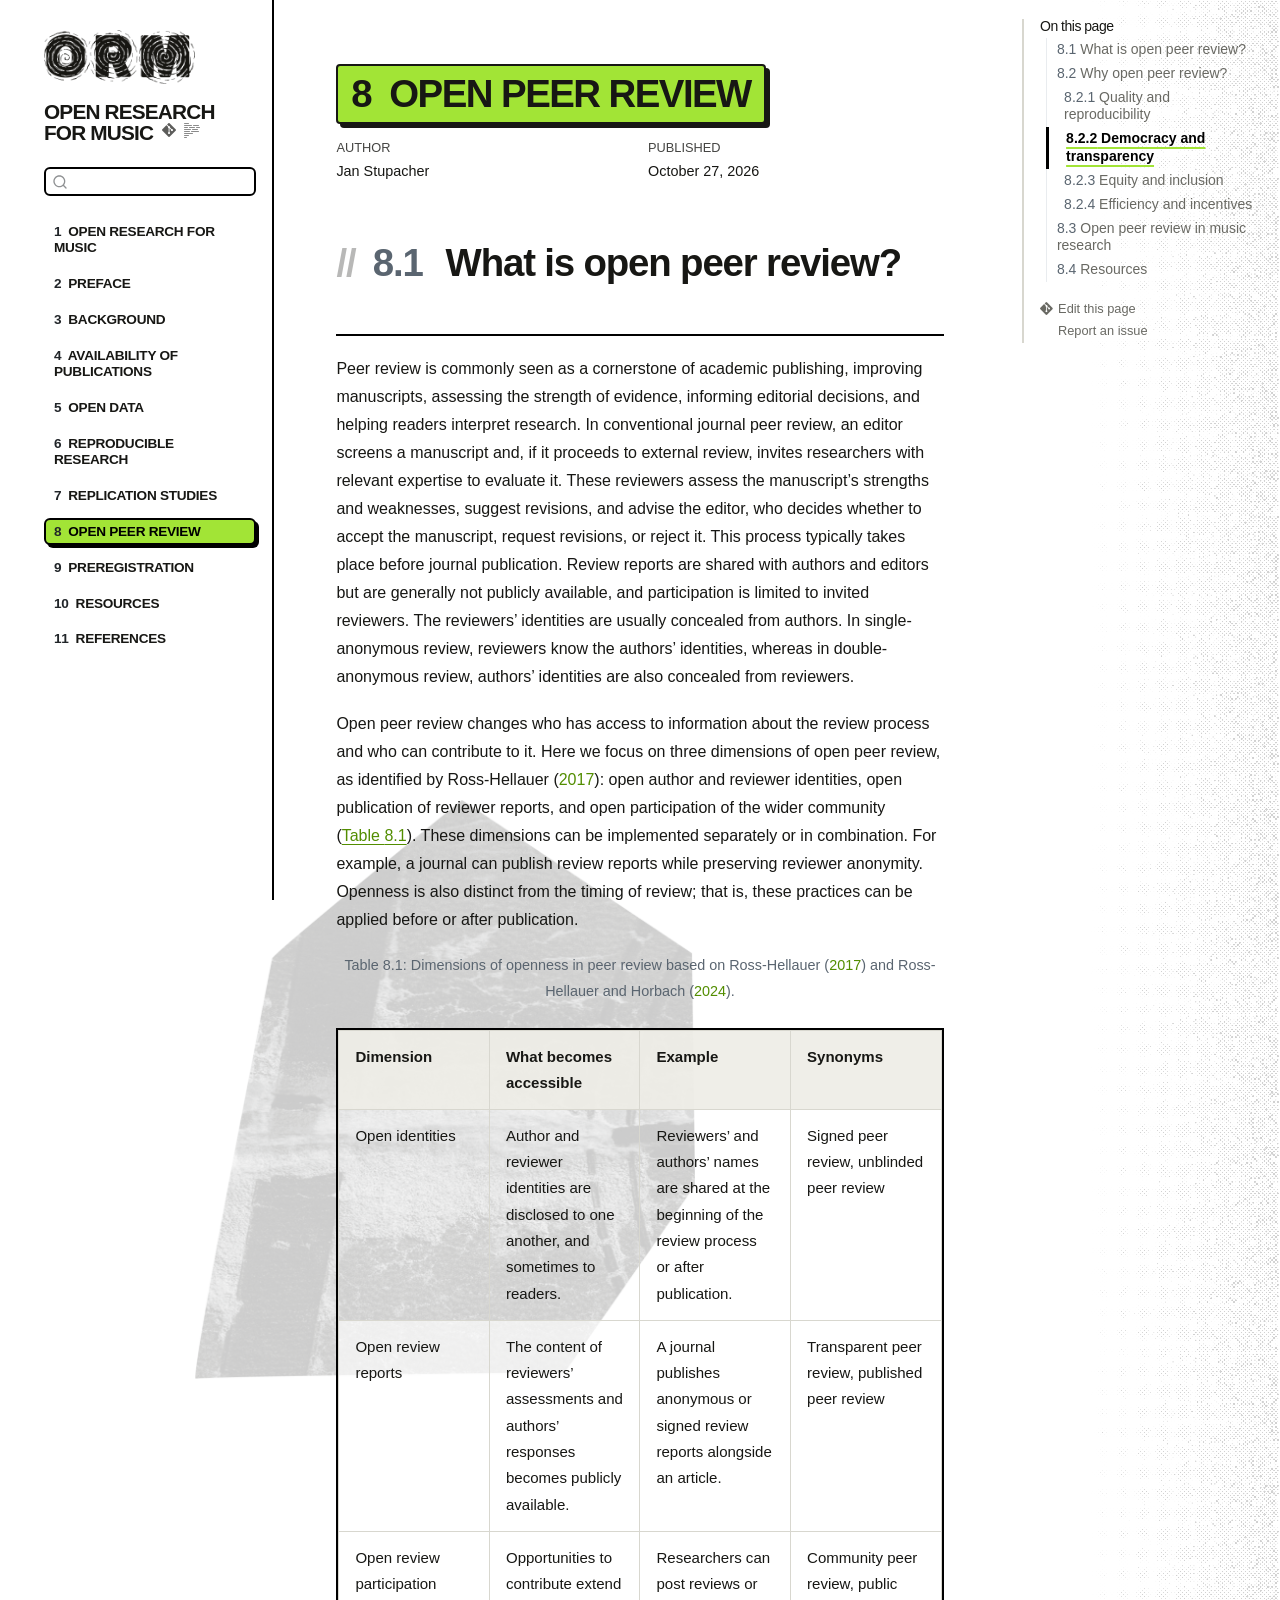
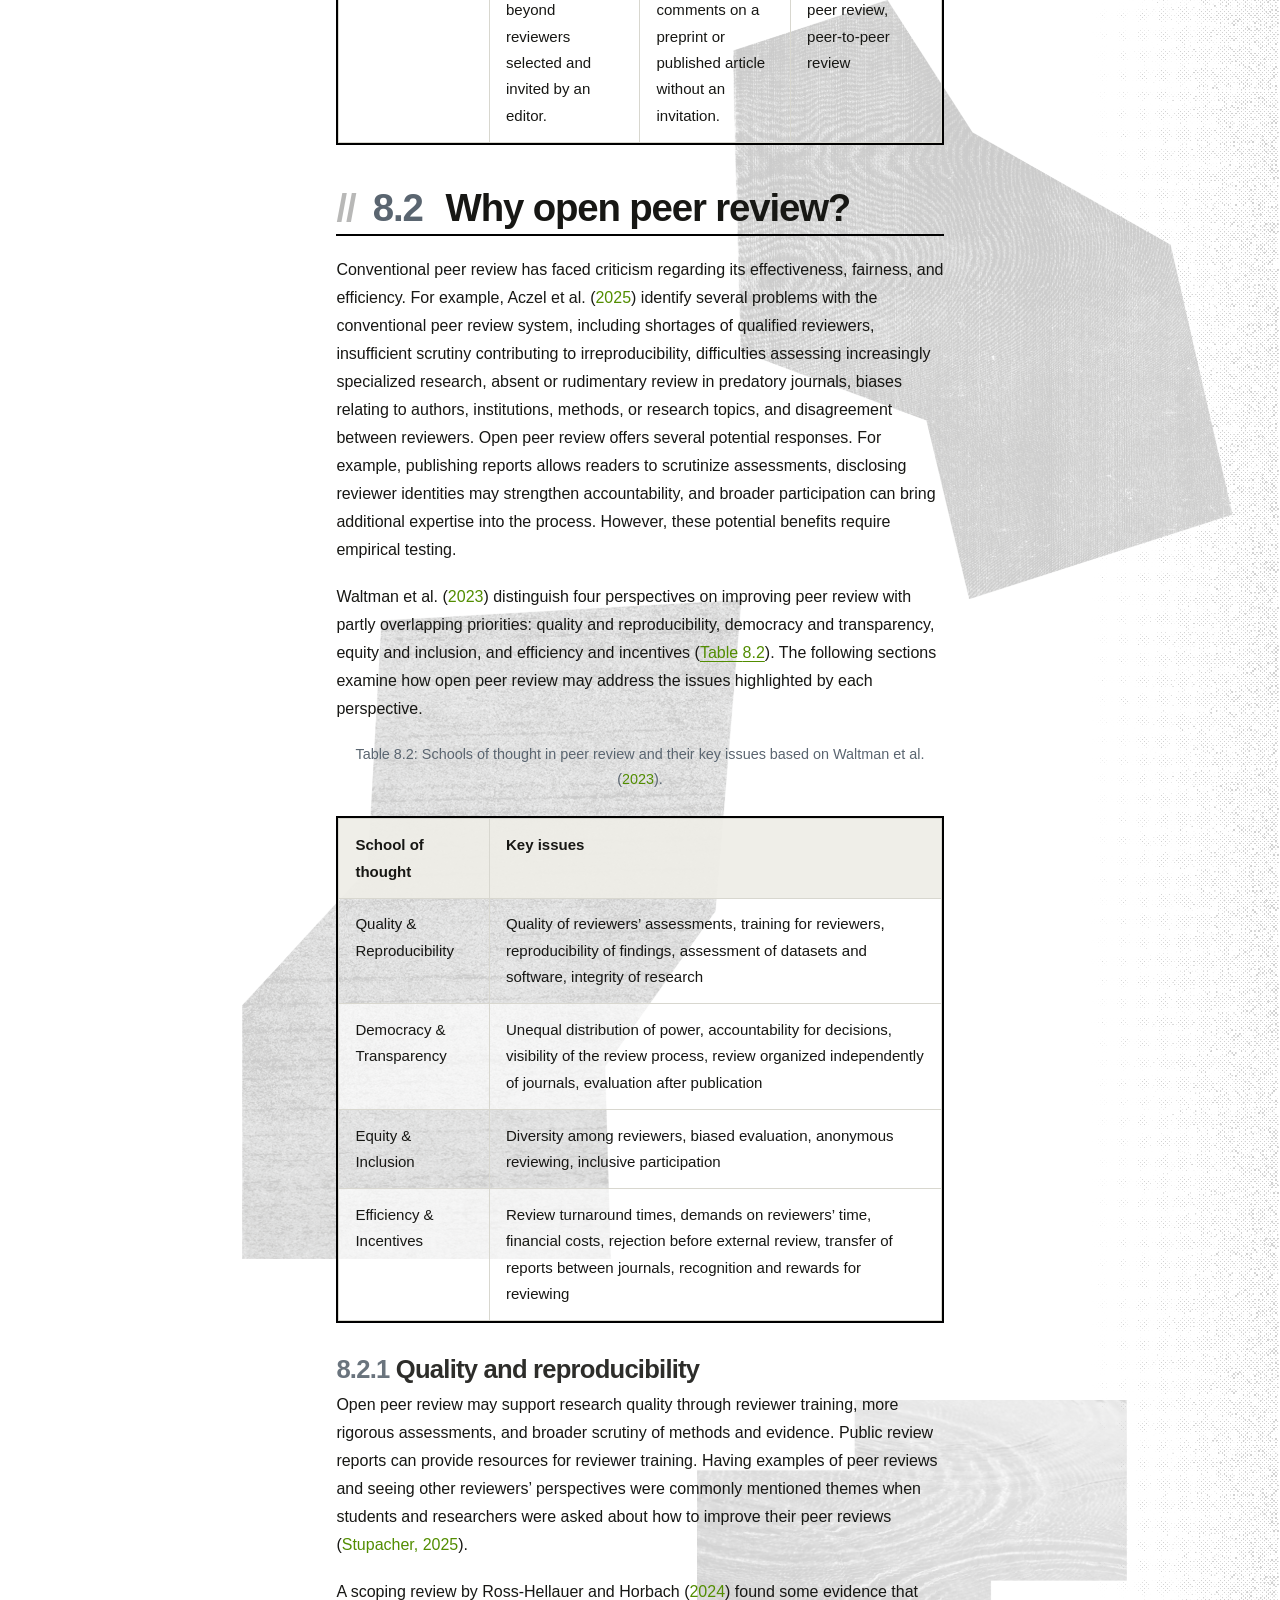
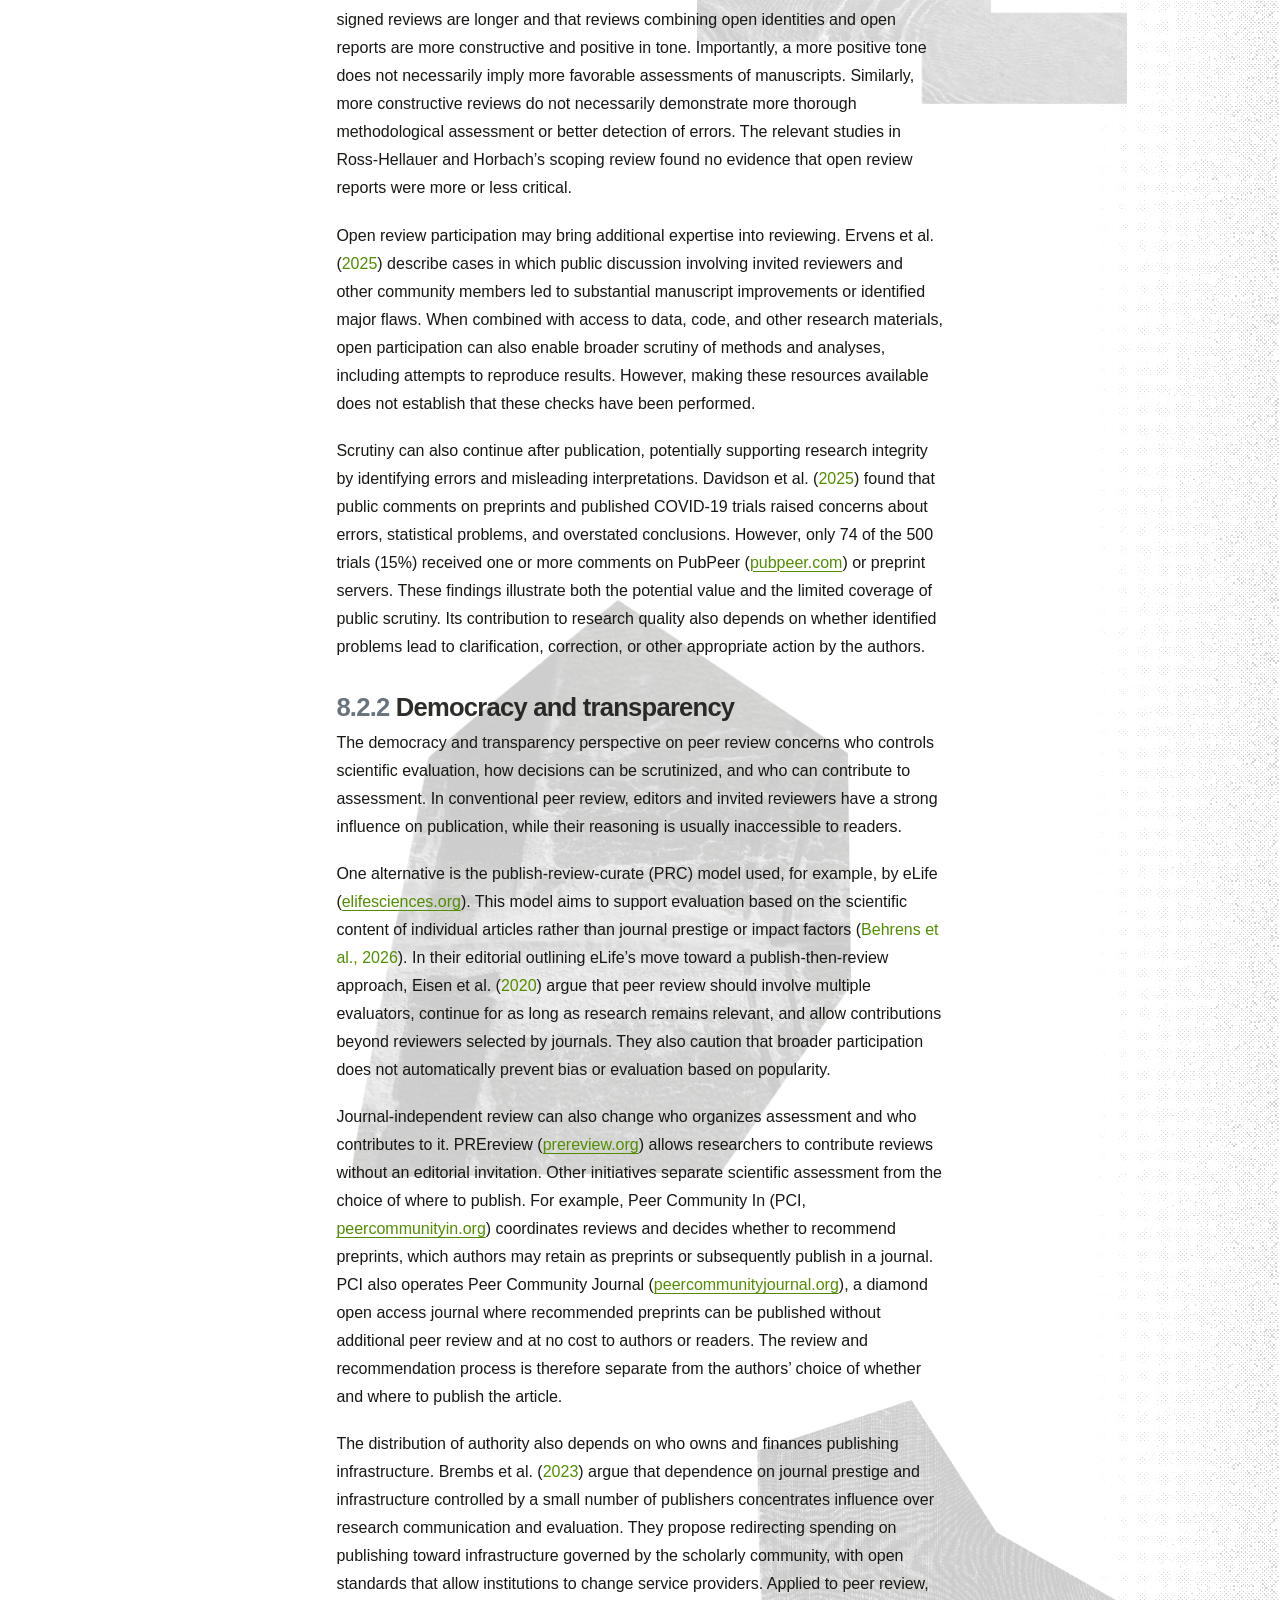
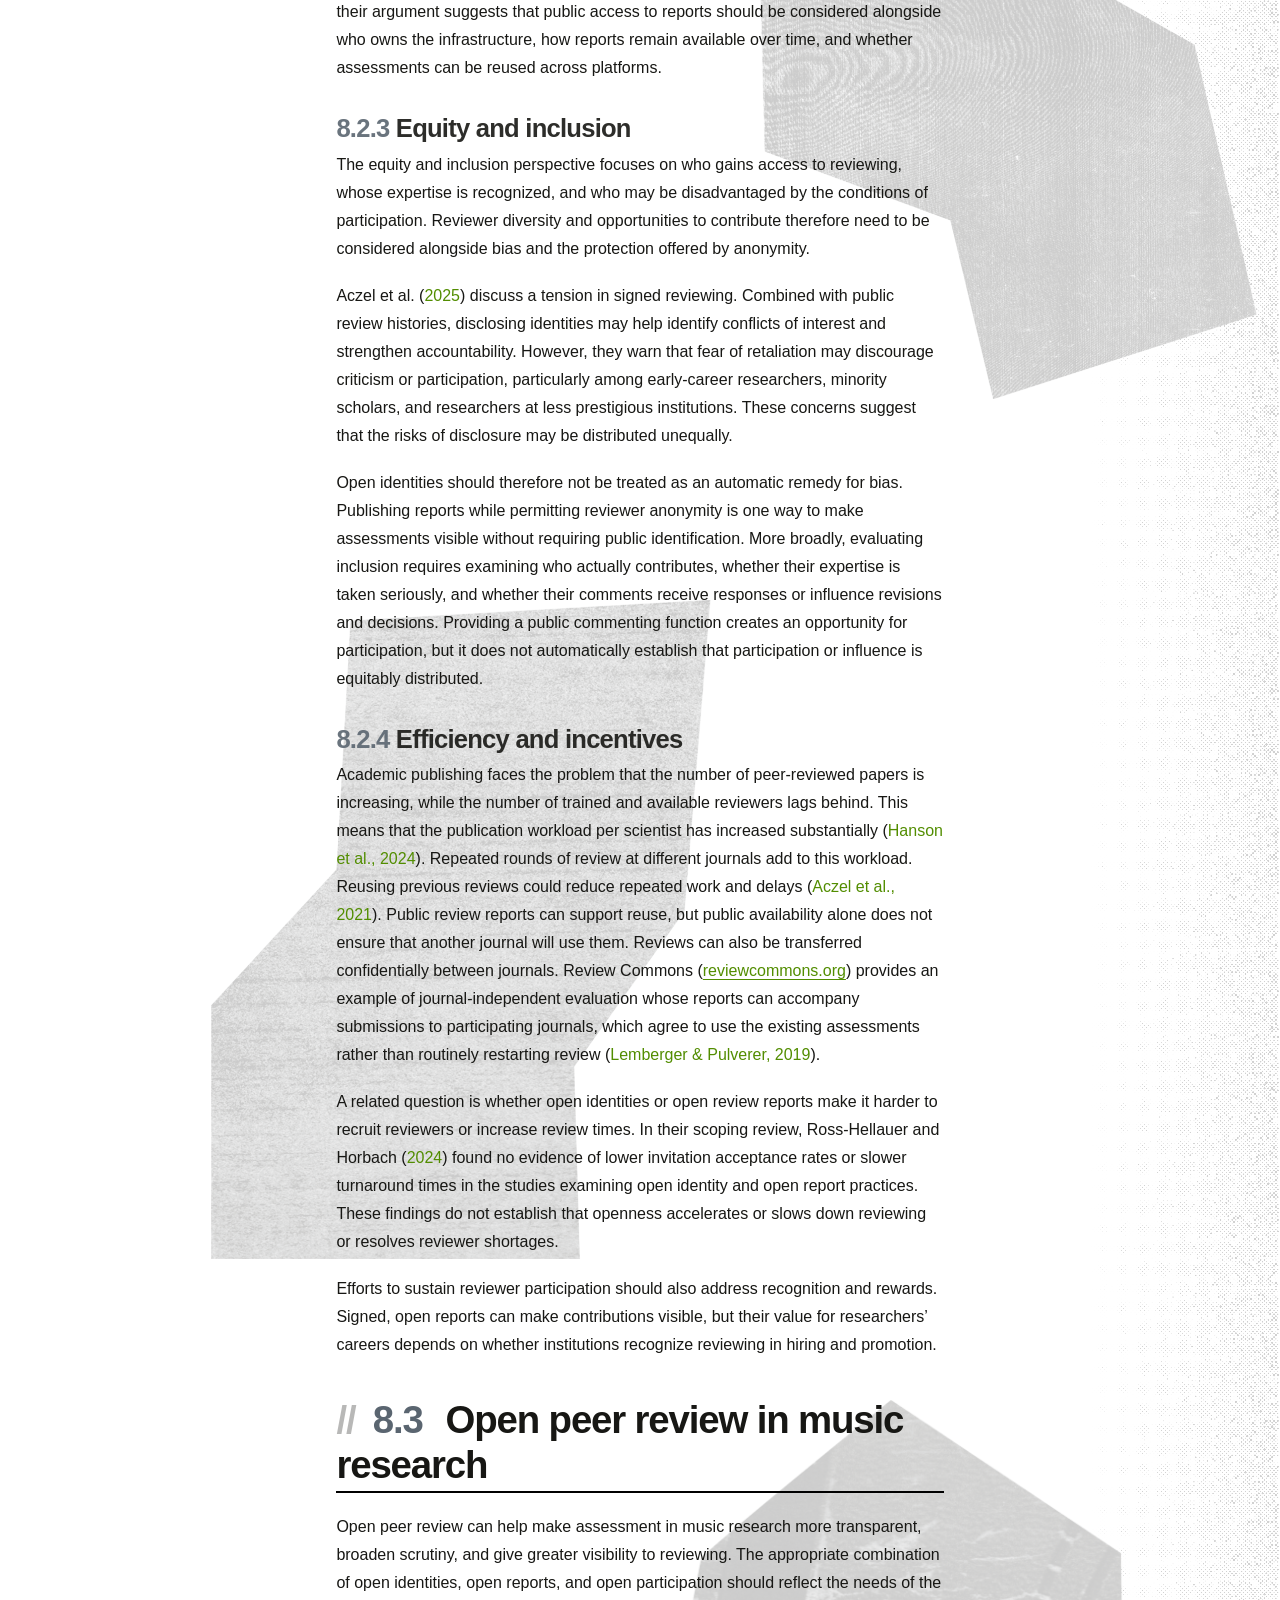
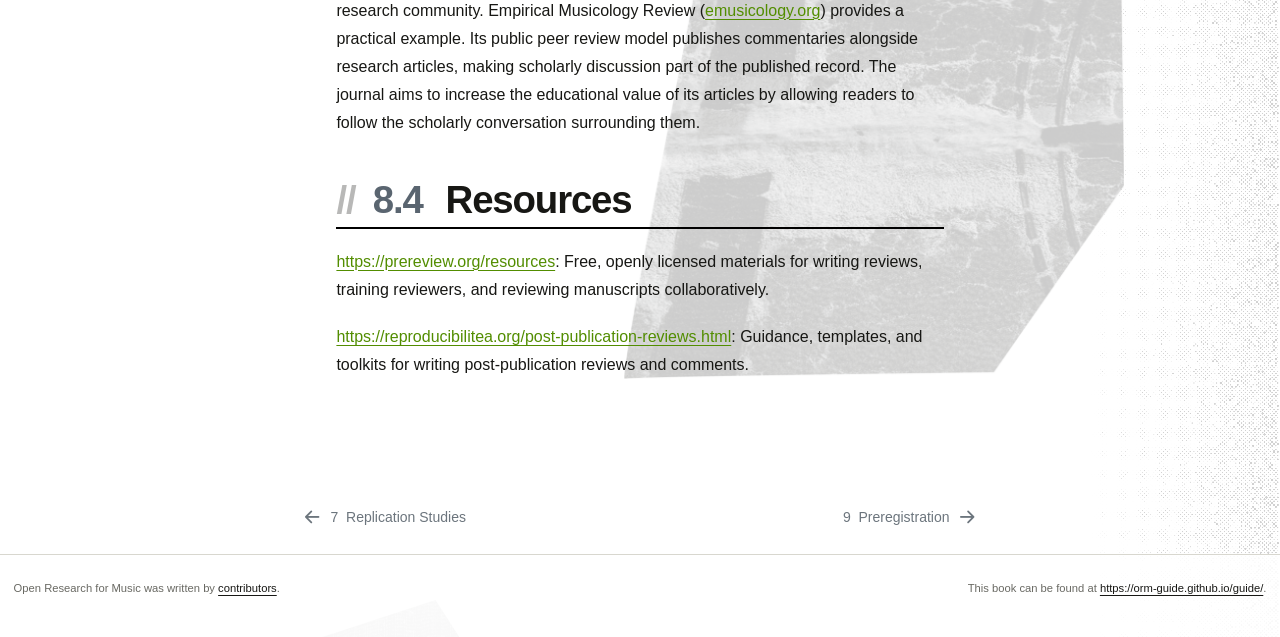
<file: docs/section6.html>
<!DOCTYPE html>
<html xmlns="http://www.w3.org/1999/xhtml" lang="en" xml:lang="en"><head>

<meta charset="utf-8">
<meta name="generator" content="quarto-1.10.18">

<meta name="viewport" content="width=device-width, initial-scale=1.0, user-scalable=yes">

<meta name="author" content="Tuomas Eerola">
<meta name="dcterms.date" content="2026-10-27">

<title>8&nbsp; Open peer review – Open Research for Music</title>
<style>
/* Default styles provided by pandoc.
** See https://pandoc.org/MANUAL.html#variables-for-html for config info.
*/
span.smallcaps{font-variant: small-caps;}
div.columns{display: flex; gap: 1.5em;}
div.column{flex: auto;}
@media screen {
div.columns{gap: min(4vw, 1.5em);}
div.column{overflow-x: auto;}
}
div.hanging-indent{margin-left: 1.5em; text-indent: -1.5em;}
ul.task-list{list-style: none;}
ul.task-list li input[type="checkbox"] {
  width: 0.8em;
  margin: 0 0.8em 0.2em -1em; /* quarto-specific, see https://github.com/quarto-dev/quarto-cli/issues/4556 */ 
  vertical-align: middle;
}
/* CSS for citations */
div.csl-bib-body { }
div.csl-entry {
  clear: both;
  margin-bottom: 0em;
}
.hanging-indent div.csl-entry {
  margin-left:2em;
  text-indent:-2em;
}
div.csl-left-margin {
  min-width:2em;
  float:left;
}
div.csl-right-inline {
  margin-left:2em;
  padding-left:1em;
}
div.csl-indent {
  margin-left: 2em;
}</style>


<script src="site_libs/quarto-nav/quarto-nav.js"></script>
<script src="site_libs/quarto-nav/headroom.min.js"></script>
<script src="site_libs/clipboard/clipboard.min.js"></script>
<script src="site_libs/quarto-search/autocomplete.umd.js"></script>
<script src="site_libs/quarto-search/fuse.min.js"></script>
<script src="site_libs/quarto-search/quarto-search.js"></script>
<meta name="quarto:offset" content="./">
<link href="./section7.html" rel="next">
<link href="./section5.html" rel="prev">
<link href="./assets/orm-M-green.png" rel="icon" type="image/png">
<script src="site_libs/quarto-html/quarto.js" type="module"></script>
<script src="site_libs/quarto-html/tabsets/tabsets.js" type="module"></script>
<script src="site_libs/quarto-html/popper.min.js"></script>
<script src="site_libs/quarto-html/tippy.umd.min.js"></script>
<script src="site_libs/quarto-html/anchor.min.js"></script>
<link href="site_libs/quarto-html/tippy.css" rel="stylesheet">
<link href="site_libs/quarto-html/quarto-syntax-highlighting-64a204ab8560d761af7679ceaba22944.css" rel="stylesheet" id="quarto-text-highlighting-styles">
<script src="site_libs/bootstrap/bootstrap.min.js"></script>
<link href="site_libs/bootstrap/bootstrap-icons.css" rel="stylesheet">
<link href="site_libs/bootstrap/bootstrap-1d6a821679d0f0517f891505f12ca3c2.min.css" rel="stylesheet" append-hash="true" id="quarto-bootstrap" data-mode="light">
<script id="quarto-search-options" type="application/json">{
  "location": "sidebar",
  "copy-button": false,
  "collapse-after": 3,
  "panel-placement": "start",
  "type": "textbox",
  "limit": 50,
  "keyboard-shortcut": [
    "f",
    "/",
    "s"
  ],
  "show-item-context": false,
  "language": {
    "search-no-results-text": "No results",
    "search-matching-documents-text": "matching documents",
    "search-copy-link-title": "Copy link to search",
    "search-hide-matches-text": "Hide additional matches",
    "search-more-match-text": "more match in this document",
    "search-more-matches-text": "more matches in this document",
    "search-clear-button-title": "Clear",
    "search-text-placeholder": "",
    "search-detached-cancel-button-title": "Cancel",
    "search-submit-button-title": "Submit",
    "search-label": "Search"
  }
}</script>
<script>
  document.documentElement.classList.add('orm-rich');
  if (
    window.location.pathname.endsWith('/index.html') ||
    window.location.pathname.endsWith('/')
  ) {
    document.documentElement.classList.add('orm-index');
  }
</script>


<link rel="stylesheet" href="orm.css">
</head>

<body class="nav-sidebar floating quarto-light">

<div id="quarto-search-results"></div>
  <header id="quarto-header" class="headroom fixed-top">
  <nav class="quarto-secondary-nav">
    <div class="container-fluid d-flex">
      <button type="button" class="quarto-btn-toggle btn" data-bs-toggle="collapse" role="button" data-bs-target=".quarto-sidebar-collapse-item" aria-controls="quarto-sidebar" aria-expanded="false" aria-label="Toggle sidebar navigation" onclick="if (window.quartoToggleHeadroom) { window.quartoToggleHeadroom(); }">
        <i class="bi bi-layout-text-sidebar-reverse"></i>
      </button>
        <nav class="quarto-page-breadcrumbs" aria-label="breadcrumb"><ol class="breadcrumb"><li class="breadcrumb-item"><a href="./section6.html"><span class="chapter-number">8</span>&nbsp; <span class="chapter-title">Open peer review</span></a></li></ol></nav>
        <a class="flex-grow-1" role="navigation" data-bs-toggle="collapse" data-bs-target=".quarto-sidebar-collapse-item" aria-controls="quarto-sidebar" aria-expanded="false" aria-label="Toggle sidebar navigation" onclick="if (window.quartoToggleHeadroom) { window.quartoToggleHeadroom(); }">      
        </a>
      <button type="button" class="btn quarto-search-button" aria-label="Search" onclick="window.quartoOpenSearch();">
        <i class="bi bi-search"></i>
      </button>
    </div>
  </nav>
</header>
<!-- content -->
<div id="quarto-content" class="quarto-container page-columns page-rows-contents page-layout-article">
<!-- sidebar -->
  <nav id="quarto-sidebar" class="sidebar collapse collapse-horizontal quarto-sidebar-collapse-item sidebar-navigation floating overflow-auto">
    <div class="pt-lg-2 mt-2 text-left sidebar-header sidebar-header-stacked">
      <a href="./index.html" class="sidebar-logo-link">
      <img src="./assets/orm-logo.png" alt="Open Research for Music" class="sidebar-logo light-content py-0 d-lg-inline d-none">
      <img src="./assets/orm-logo.png" alt="Open Research for Music" class="sidebar-logo dark-content py-0 d-lg-inline d-none">
      </a>
    <div class="sidebar-title mb-0 py-0">
      <a href="./">Open Research for Music</a> 
        <div class="sidebar-tools-main">
    <a href="https://orm-guide.github.io/guide/" title="Source Code" class="quarto-navigation-tool px-1" aria-label="Source Code"><i class="bi bi-git"></i></a>
  <a href="" class="quarto-reader-toggle quarto-navigation-tool px-1" onclick="window.quartoToggleReader(); return false;" title="Toggle reader mode">
  <div class="quarto-reader-toggle-btn">
  <i class="bi"></i>
  </div>
</a>
</div>
    </div>
      </div>
        <div class="mt-2 flex-shrink-0 align-items-center">
        <div class="sidebar-search">
        <div id="quarto-search" class="" title="Search"></div>
        </div>
        </div>
    <div class="sidebar-menu-container"> 
    <ul class="list-unstyled mt-1">
        <li class="sidebar-item">
  <div class="sidebar-item-container"> 
  <a href="./index.html" class="sidebar-item-text sidebar-link">
 <span class="menu-text"><span class="chapter-number">1</span>&nbsp; <span class="chapter-title">Open Research for Music</span></span></a>
  </div>
</li>
        <li class="sidebar-item">
  <div class="sidebar-item-container"> 
  <a href="./preface.html" class="sidebar-item-text sidebar-link">
 <span class="menu-text"><span class="chapter-number">2</span>&nbsp; <span class="chapter-title">Preface</span></span></a>
  </div>
</li>
        <li class="sidebar-item">
  <div class="sidebar-item-container"> 
  <a href="./section1.html" class="sidebar-item-text sidebar-link">
 <span class="menu-text"><span class="chapter-number">3</span>&nbsp; <span class="chapter-title">Background</span></span></a>
  </div>
</li>
        <li class="sidebar-item">
  <div class="sidebar-item-container"> 
  <a href="./section2.html" class="sidebar-item-text sidebar-link">
 <span class="menu-text"><span class="chapter-number">4</span>&nbsp; <span class="chapter-title">Availability of publications</span></span></a>
  </div>
</li>
        <li class="sidebar-item">
  <div class="sidebar-item-container"> 
  <a href="./section3.html" class="sidebar-item-text sidebar-link">
 <span class="menu-text"><span class="chapter-number">5</span>&nbsp; <span class="chapter-title">Open Data</span></span></a>
  </div>
</li>
        <li class="sidebar-item">
  <div class="sidebar-item-container"> 
  <a href="./section4.html" class="sidebar-item-text sidebar-link">
 <span class="menu-text"><span class="chapter-number">6</span>&nbsp; <span class="chapter-title">Reproducible research</span></span></a>
  </div>
</li>
        <li class="sidebar-item">
  <div class="sidebar-item-container"> 
  <a href="./section5.html" class="sidebar-item-text sidebar-link">
 <span class="menu-text"><span class="chapter-number">7</span>&nbsp; <span class="chapter-title">Replication Studies</span></span></a>
  </div>
</li>
        <li class="sidebar-item">
  <div class="sidebar-item-container"> 
  <a href="./section6.html" class="sidebar-item-text sidebar-link active">
 <span class="menu-text"><span class="chapter-number">8</span>&nbsp; <span class="chapter-title">Open peer review</span></span></a>
  </div>
</li>
        <li class="sidebar-item">
  <div class="sidebar-item-container"> 
  <a href="./section7.html" class="sidebar-item-text sidebar-link">
 <span class="menu-text"><span class="chapter-number">9</span>&nbsp; <span class="chapter-title">Preregistration</span></span></a>
  </div>
</li>
        <li class="sidebar-item">
  <div class="sidebar-item-container"> 
  <a href="./resources.html" class="sidebar-item-text sidebar-link">
 <span class="menu-text"><span class="chapter-number">10</span>&nbsp; <span class="chapter-title">Resources</span></span></a>
  </div>
</li>
        <li class="sidebar-item">
  <div class="sidebar-item-container"> 
  <a href="./references.html" class="sidebar-item-text sidebar-link">
 <span class="menu-text"><span class="chapter-number">11</span>&nbsp; <span class="chapter-title">References</span></span></a>
  </div>
</li>
    </ul>
    </div>
</nav>
<div id="quarto-sidebar-glass" class="quarto-sidebar-collapse-item" data-bs-toggle="collapse" data-bs-target=".quarto-sidebar-collapse-item"></div>
<!-- margin-sidebar -->
    <div id="quarto-margin-sidebar" class="sidebar margin-sidebar">
        <nav id="TOC" role="doc-toc" class="toc-active">
    <h2 id="toc-title">On this page</h2>
   
  <ul>
  <li><a href="#sec-open-review-definition" id="toc-sec-open-review-definition" class="nav-link active" data-scroll-target="#sec-open-review-definition"><span class="header-section-number">8.1</span> What is open peer review?</a></li>
  <li><a href="#sec-open-review-rationale" id="toc-sec-open-review-rationale" class="nav-link" data-scroll-target="#sec-open-review-rationale"><span class="header-section-number">8.2</span> Why open peer review?</a>
  <ul class="collapse">
  <li><a href="#sec-open-review-quality" id="toc-sec-open-review-quality" class="nav-link" data-scroll-target="#sec-open-review-quality"><span class="header-section-number">8.2.1</span> Quality and reproducibility</a></li>
  <li><a href="#sec-open-review-democracy" id="toc-sec-open-review-democracy" class="nav-link" data-scroll-target="#sec-open-review-democracy"><span class="header-section-number">8.2.2</span> Democracy and transparency</a></li>
  <li><a href="#sec-open-review-equity" id="toc-sec-open-review-equity" class="nav-link" data-scroll-target="#sec-open-review-equity"><span class="header-section-number">8.2.3</span> Equity and inclusion</a></li>
  <li><a href="#sec-open-review-efficiency" id="toc-sec-open-review-efficiency" class="nav-link" data-scroll-target="#sec-open-review-efficiency"><span class="header-section-number">8.2.4</span> Efficiency and incentives</a></li>
  </ul></li>
  <li><a href="#sec-open-review-music" id="toc-sec-open-review-music" class="nav-link" data-scroll-target="#sec-open-review-music"><span class="header-section-number">8.3</span> Open peer review in music research</a></li>
  <li><a href="#sec-open-review-resources" id="toc-sec-open-review-resources" class="nav-link" data-scroll-target="#sec-open-review-resources"><span class="header-section-number">8.4</span> Resources</a></li>
  </ul>
<div class="toc-actions"><ul><li><a href="https://orm-guide.github.io/guide/edit/main/section6.qmd" class="toc-action"><i class="bi bi-git"></i>Edit this page</a></li><li><a href="https://orm-guide.github.io/guide/issues/new" class="toc-action"><i class="bi empty"></i>Report an issue</a></li></ul></div></nav>
    </div>
<!-- main -->
<main class="content" id="quarto-document-content">

<header id="title-block-header" class="quarto-title-block default">
<div class="quarto-title">
<h1 class="title"><span id="sec-open-review" class="quarto-section-identifier"><span class="chapter-number">8</span>&nbsp; <span class="chapter-title">Open peer review</span></span></h1>
</div>



<div class="quarto-title-meta">

    <div>
    <div class="quarto-title-meta-heading">Author</div>
    <div class="quarto-title-meta-contents">
             <p>Jan Stupacher </p>
          </div>
  </div>
    
    <div>
    <div class="quarto-title-meta-heading">Published</div>
    <div class="quarto-title-meta-contents">
      <p class="date">October 27, 2026</p>
    </div>
  </div>
  
    
  </div>
  


</header>


<section id="sec-open-review-definition" class="level2" data-number="8.1">
<h2 data-number="8.1" class="anchored" data-anchor-id="sec-open-review-definition"><span class="header-section-number">8.1</span> What is open peer review?</h2>
<p>Peer review is commonly seen as a cornerstone of academic publishing, improving manuscripts, assessing the strength of evidence, informing editorial decisions, and helping readers interpret research. In conventional journal peer review, an editor screens a manuscript and, if it proceeds to external review, invites researchers with relevant expertise to evaluate it. These reviewers assess the manuscript’s strengths and weaknesses, suggest revisions, and advise the editor, who decides whether to accept the manuscript, request revisions, or reject it. This process typically takes place before journal publication. Review reports are shared with authors and editors but are generally not publicly available, and participation is limited to invited reviewers. The reviewers’ identities are usually concealed from authors. In single-anonymous review, reviewers know the authors’ identities, whereas in double-anonymous review, authors’ identities are also concealed from reviewers.</p>
<p>Open peer review changes who has access to information about the review process and who can contribute to it. Here we focus on three dimensions of open peer review, as identified by <span class="citation" data-cites="rosshellauer2017open">Ross-Hellauer (<a href="references.html#ref-rosshellauer2017open" role="doc-biblioref">2017</a>)</span>: open author and reviewer identities, open publication of reviewer reports, and open participation of the wider community (<a href="#tbl-open-review-dimensions" class="quarto-xref">Table&nbsp;<span>8.1</span></a>). These dimensions can be implemented separately or in combination. For example, a journal can publish review reports while preserving reviewer anonymity. Openness is also distinct from the timing of review; that is, these practices can be applied before or after publication.</p>
<div id="tbl-open-review-dimensions" class="quarto-float quarto-figure quarto-figure-center anchored">
<figure class="quarto-float quarto-float-tbl figure">
<figcaption class="quarto-float-caption-top quarto-float-caption quarto-float-tbl" id="tbl-open-review-dimensions-caption-0ceaefa1-69ba-4598-a22c-09a6ac19f8ca">
Table&nbsp;8.1: Dimensions of openness in peer review based on <span class="citation" data-cites="rosshellauer2017open">Ross-Hellauer (<a href="references.html#ref-rosshellauer2017open" role="doc-biblioref">2017</a>)</span> and Ross-Hellauer and Horbach <span class="citation" data-cites="rosshellauer2024additional">(<a href="references.html#ref-rosshellauer2024additional" role="doc-biblioref">2024</a>)</span>.
</figcaption>
<div aria-describedby="tbl-open-review-dimensions-caption-0ceaefa1-69ba-4598-a22c-09a6ac19f8ca">
<table class="caption-top table">
<colgroup>
<col style="width: 25%">
<col style="width: 25%">
<col style="width: 25%">
<col style="width: 25%">
</colgroup>
<thead>
<tr class="header">
<th style="text-align: left;">Dimension</th>
<th style="text-align: left;">What becomes accessible</th>
<th style="text-align: left;">Example</th>
<th style="text-align: left;">Synonyms</th>
</tr>
</thead>
<tbody>
<tr class="odd">
<td style="text-align: left;">Open identities</td>
<td style="text-align: left;">Author and reviewer identities are disclosed to one another, and sometimes to readers.</td>
<td style="text-align: left;">Reviewers’ and authors’ names are shared at the beginning of the review process or after publication.</td>
<td style="text-align: left;">Signed peer review, unblinded peer review</td>
</tr>
<tr class="even">
<td style="text-align: left;">Open review reports</td>
<td style="text-align: left;">The content of reviewers’ assessments and authors’ responses becomes publicly available.</td>
<td style="text-align: left;">A journal publishes anonymous or signed review reports alongside an article.</td>
<td style="text-align: left;">Transparent peer review, published peer review</td>
</tr>
<tr class="odd">
<td style="text-align: left;">Open review participation</td>
<td style="text-align: left;">Opportunities to contribute extend beyond reviewers selected and invited by an editor.</td>
<td style="text-align: left;">Researchers can post reviews or comments on a preprint or published article without an invitation.</td>
<td style="text-align: left;">Community peer review, public peer review, peer-to-peer review</td>
</tr>
</tbody>
</table>
</div>
</figure>
</div>
</section>
<section id="sec-open-review-rationale" class="level2" data-number="8.2">
<h2 data-number="8.2" class="anchored" data-anchor-id="sec-open-review-rationale"><span class="header-section-number">8.2</span> Why open peer review?</h2>
<p>Conventional peer review has faced criticism regarding its effectiveness, fairness, and efficiency. For example, <span class="citation" data-cites="aczel2025present">Aczel et al. (<a href="references.html#ref-aczel2025present" role="doc-biblioref">2025</a>)</span> identify several problems with the conventional peer review system, including shortages of qualified reviewers, insufficient scrutiny contributing to irreproducibility, difficulties assessing increasingly specialized research, absent or rudimentary review in predatory journals, biases relating to authors, institutions, methods, or research topics, and disagreement between reviewers. Open peer review offers several potential responses. For example, publishing reports allows readers to scrutinize assessments, disclosing reviewer identities may strengthen accountability, and broader participation can bring additional expertise into the process. However, these potential benefits require empirical testing.</p>
<p><span class="citation" data-cites="waltman2023improve">Waltman et al. (<a href="references.html#ref-waltman2023improve" role="doc-biblioref">2023</a>)</span> distinguish four perspectives on improving peer review with partly overlapping priorities: quality and reproducibility, democracy and transparency, equity and inclusion, and efficiency and incentives (<a href="#tbl-open-review-perspectives" class="quarto-xref">Table&nbsp;<span>8.2</span></a>). The following sections examine how open peer review may address the issues highlighted by each perspective.</p>
<div id="tbl-open-review-perspectives" class="quarto-float quarto-figure quarto-figure-center anchored" data-tbl-colwidths="[25,75]">
<figure class="quarto-float quarto-float-tbl figure">
<figcaption class="quarto-float-caption-top quarto-float-caption quarto-float-tbl" id="tbl-open-review-perspectives-caption-0ceaefa1-69ba-4598-a22c-09a6ac19f8ca">
Table&nbsp;8.2: Schools of thought in peer review and their key issues based on <span class="citation" data-cites="waltman2023improve">Waltman et al. (<a href="references.html#ref-waltman2023improve" role="doc-biblioref">2023</a>)</span>.
</figcaption>
<div aria-describedby="tbl-open-review-perspectives-caption-0ceaefa1-69ba-4598-a22c-09a6ac19f8ca">
<table class="caption-top table">
<colgroup>
<col style="width: 25%">
<col style="width: 75%">
</colgroup>
<thead>
<tr class="header">
<th style="text-align: left;">School of thought</th>
<th style="text-align: left;">Key issues</th>
</tr>
</thead>
<tbody>
<tr class="odd">
<td style="text-align: left;">Quality &amp; Reproducibility</td>
<td style="text-align: left;">Quality of reviewers’ assessments, training for reviewers, reproducibility of findings, assessment of datasets and software, integrity of research</td>
</tr>
<tr class="even">
<td style="text-align: left;">Democracy &amp; Transparency</td>
<td style="text-align: left;">Unequal distribution of power, accountability for decisions, visibility of the review process, review organized independently of journals, evaluation after publication</td>
</tr>
<tr class="odd">
<td style="text-align: left;">Equity &amp; Inclusion</td>
<td style="text-align: left;">Diversity among reviewers, biased evaluation, anonymous reviewing, inclusive participation</td>
</tr>
<tr class="even">
<td style="text-align: left;">Efficiency &amp; Incentives</td>
<td style="text-align: left;">Review turnaround times, demands on reviewers’ time, financial costs, rejection before external review, transfer of reports between journals, recognition and rewards for reviewing</td>
</tr>
</tbody>
</table>
</div>
</figure>
</div>
<section id="sec-open-review-quality" class="level3" data-number="8.2.1">
<h3 data-number="8.2.1" class="anchored" data-anchor-id="sec-open-review-quality"><span class="header-section-number">8.2.1</span> Quality and reproducibility</h3>
<p>Open peer review may support research quality through reviewer training, more rigorous assessments, and broader scrutiny of methods and evidence. Public review reports can provide resources for reviewer training. Having examples of peer reviews and seeing other reviewers’ perspectives were commonly mentioned themes when students and researchers were asked about how to improve their peer reviews <span class="citation" data-cites="stupacher2025enhancing">(<a href="references.html#ref-stupacher2025enhancing" role="doc-biblioref">Stupacher, 2025</a>)</span>.</p>
<p>A scoping review by Ross-Hellauer and Horbach <span class="citation" data-cites="rosshellauer2024additional">(<a href="references.html#ref-rosshellauer2024additional" role="doc-biblioref">2024</a>)</span> found some evidence that signed reviews are longer and that reviews combining open identities and open reports are more constructive and positive in tone. Importantly, a more positive tone does not necessarily imply more favorable assessments of manuscripts. Similarly, more constructive reviews do not necessarily demonstrate more thorough methodological assessment or better detection of errors. The relevant studies in Ross-Hellauer and Horbach’s scoping review found no evidence that open review reports were more or less critical.</p>
<p>Open review participation may bring additional expertise into reviewing. <span class="citation" data-cites="ervens2025review">Ervens et al. (<a href="references.html#ref-ervens2025review" role="doc-biblioref">2025</a>)</span> describe cases in which public discussion involving invited reviewers and other community members led to substantial manuscript improvements or identified major flaws. When combined with access to data, code, and other research materials, open participation can also enable broader scrutiny of methods and analyses, including attempts to reproduce results. However, making these resources available does not establish that these checks have been performed.</p>
<p>Scrutiny can also continue after publication, potentially supporting research integrity by identifying errors and misleading interpretations. <span class="citation" data-cites="davidson2025postpublication">Davidson et al. (<a href="references.html#ref-davidson2025postpublication" role="doc-biblioref">2025</a>)</span> found that public comments on preprints and published COVID-19 trials raised concerns about errors, statistical problems, and overstated conclusions. However, only 74 of the 500 trials (15%) received one or more comments on PubPeer (<a href="https://pubpeer.com">pubpeer.com</a>) or preprint servers. These findings illustrate both the potential value and the limited coverage of public scrutiny. Its contribution to research quality also depends on whether identified problems lead to clarification, correction, or other appropriate action by the authors.</p>
</section>
<section id="sec-open-review-democracy" class="level3" data-number="8.2.2">
<h3 data-number="8.2.2" class="anchored" data-anchor-id="sec-open-review-democracy"><span class="header-section-number">8.2.2</span> Democracy and transparency</h3>
<p>The democracy and transparency perspective on peer review concerns who controls scientific evaluation, how decisions can be scrutinized, and who can contribute to assessment. In conventional peer review, editors and invited reviewers have a strong influence on publication, while their reasoning is usually inaccessible to readers.</p>
<p>One alternative is the publish-review-curate (PRC) model used, for example, by eLife (<a href="https://elifesciences.org">elifesciences.org</a>). This model aims to support evaluation based on the scientific content of individual articles rather than journal prestige or impact factors <span class="citation" data-cites="behrens2026rethinking">(<a href="references.html#ref-behrens2026rethinking" role="doc-biblioref">Behrens et al., 2026</a>)</span>. In their editorial outlining eLife’s move toward a publish-then-review approach, <span class="citation" data-cites="eisen2020implementing">Eisen et al. (<a href="references.html#ref-eisen2020implementing" role="doc-biblioref">2020</a>)</span> argue that peer review should involve multiple evaluators, continue for as long as research remains relevant, and allow contributions beyond reviewers selected by journals. They also caution that broader participation does not automatically prevent bias or evaluation based on popularity.</p>
<p>Journal-independent review can also change who organizes assessment and who contributes to it. PREreview (<a href="https://prereview.org">prereview.org</a>) allows researchers to contribute reviews without an editorial invitation. Other initiatives separate scientific assessment from the choice of where to publish. For example, Peer Community In (PCI, <a href="https://peercommunityin.org">peercommunityin.org</a>) coordinates reviews and decides whether to recommend preprints, which authors may retain as preprints or subsequently publish in a journal. PCI also operates Peer Community Journal (<a href="https://peercommunityjournal.org">peercommunityjournal.org</a>), a diamond open access journal where recommended preprints can be published without additional peer review and at no cost to authors or readers. The review and recommendation process is therefore separate from the authors’ choice of whether and where to publish the article.</p>
<p>The distribution of authority also depends on who owns and finances publishing infrastructure. <span class="citation" data-cites="brembs2023replacing">Brembs et al. (<a href="references.html#ref-brembs2023replacing" role="doc-biblioref">2023</a>)</span> argue that dependence on journal prestige and infrastructure controlled by a small number of publishers concentrates influence over research communication and evaluation. They propose redirecting spending on publishing toward infrastructure governed by the scholarly community, with open standards that allow institutions to change service providers. Applied to peer review, their argument suggests that public access to reports should be considered alongside who owns the infrastructure, how reports remain available over time, and whether assessments can be reused across platforms.</p>
</section>
<section id="sec-open-review-equity" class="level3" data-number="8.2.3">
<h3 data-number="8.2.3" class="anchored" data-anchor-id="sec-open-review-equity"><span class="header-section-number">8.2.3</span> Equity and inclusion</h3>
<p>The equity and inclusion perspective focuses on who gains access to reviewing, whose expertise is recognized, and who may be disadvantaged by the conditions of participation. Reviewer diversity and opportunities to contribute therefore need to be considered alongside bias and the protection offered by anonymity.</p>
<p><span class="citation" data-cites="aczel2025present">Aczel et al. (<a href="references.html#ref-aczel2025present" role="doc-biblioref">2025</a>)</span> discuss a tension in signed reviewing. Combined with public review histories, disclosing identities may help identify conflicts of interest and strengthen accountability. However, they warn that fear of retaliation may discourage criticism or participation, particularly among early-career researchers, minority scholars, and researchers at less prestigious institutions. These concerns suggest that the risks of disclosure may be distributed unequally.</p>
<p>Open identities should therefore not be treated as an automatic remedy for bias. Publishing reports while permitting reviewer anonymity is one way to make assessments visible without requiring public identification. More broadly, evaluating inclusion requires examining who actually contributes, whether their expertise is taken seriously, and whether their comments receive responses or influence revisions and decisions. Providing a public commenting function creates an opportunity for participation, but it does not automatically establish that participation or influence is equitably distributed.</p>
</section>
<section id="sec-open-review-efficiency" class="level3" data-number="8.2.4">
<h3 data-number="8.2.4" class="anchored" data-anchor-id="sec-open-review-efficiency"><span class="header-section-number">8.2.4</span> Efficiency and incentives</h3>
<p>Academic publishing faces the problem that the number of peer-reviewed papers is increasing, while the number of trained and available reviewers lags behind. This means that the publication workload per scientist has increased substantially <span class="citation" data-cites="hanson2024strain">(<a href="references.html#ref-hanson2024strain" role="doc-biblioref">Hanson et al., 2024</a>)</span>. Repeated rounds of review at different journals add to this workload. Reusing previous reviews could reduce repeated work and delays <span class="citation" data-cites="aczel2021billion">(<a href="references.html#ref-aczel2021billion" role="doc-biblioref">Aczel et al., 2021</a>)</span>. Public review reports can support reuse, but public availability alone does not ensure that another journal will use them. Reviews can also be transferred confidentially between journals. Review Commons (<a href="https://www.reviewcommons.org">reviewcommons.org</a>) provides an example of journal-independent evaluation whose reports can accompany submissions to participating journals, which agree to use the existing assessments rather than routinely restarting review <span class="citation" data-cites="lemberger2019review">(<a href="references.html#ref-lemberger2019review" role="doc-biblioref">Lemberger &amp; Pulverer, 2019</a>)</span>.</p>
<p>A related question is whether open identities or open review reports make it harder to recruit reviewers or increase review times. In their scoping review, Ross-Hellauer and Horbach <span class="citation" data-cites="rosshellauer2024additional">(<a href="references.html#ref-rosshellauer2024additional" role="doc-biblioref">2024</a>)</span> found no evidence of lower invitation acceptance rates or slower turnaround times in the studies examining open identity and open report practices. These findings do not establish that openness accelerates or slows down reviewing or resolves reviewer shortages.</p>
<p>Efforts to sustain reviewer participation should also address recognition and rewards. Signed, open reports can make contributions visible, but their value for researchers’ careers depends on whether institutions recognize reviewing in hiring and promotion.</p>
</section>
</section>
<section id="sec-open-review-music" class="level2" data-number="8.3">
<h2 data-number="8.3" class="anchored" data-anchor-id="sec-open-review-music"><span class="header-section-number">8.3</span> Open peer review in music research</h2>
<p>Open peer review can help make assessment in music research more transparent, broaden scrutiny, and give greater visibility to reviewing. The appropriate combination of open identities, open reports, and open participation should reflect the needs of the research community. Empirical Musicology Review (<a href="https://emusicology.org">emusicology.org</a>) provides a practical example. Its public peer review model publishes commentaries alongside research articles, making scholarly discussion part of the published record. The journal aims to increase the educational value of its articles by allowing readers to follow the scholarly conversation surrounding them.</p>
</section>
<section id="sec-open-review-resources" class="level2" data-number="8.4">
<h2 data-number="8.4" class="anchored" data-anchor-id="sec-open-review-resources"><span class="header-section-number">8.4</span> Resources</h2>
<p><a href="https://prereview.org/resources">https://prereview.org/resources</a>: Free, openly licensed materials for writing reviews, training reviewers, and reviewing manuscripts collaboratively.</p>
<p><a href="https://reproducibilitea.org/post-publication-reviews.html">https://reproducibilitea.org/post-publication-reviews.html</a>: Guidance, templates, and toolkits for writing post-publication reviews and comments.</p>


<div id="refs" class="references csl-bib-body hanging-indent" data-entry-spacing="0" data-line-spacing="2" role="list" style="display: none">
<div id="ref-aczel2025present" class="csl-entry" role="listitem">
Aczel, B., Barwich, A.-S., Diekman, A. B., Fishbach, A., Goldstone, R. L., Gomez, P., Gundersen, O. E., Von Hippel, P. T., Holcombe, A. O., Lewandowsky, S., Nozari, N., Pestilli, F., &amp; Ioannidis, J. P. A. (2025). The present and future of peer review: Ideas, interventions, and evidence. <em>Proceedings of the National Academy of Sciences</em>, <em>122</em>(5), e2401232121. <a href="https://doi.org/10.1073/pnas.2401232121">https://doi.org/10.1073/pnas.2401232121</a>
</div>
<div id="ref-aczel2021billion" class="csl-entry" role="listitem">
Aczel, B., Szaszi, B., &amp; Holcombe, A. O. (2021). A billion-dollar donation: Estimating the cost of researchers’ time spent on peer review. <em>Research Integrity and Peer Review</em>, <em>6</em>(1), 14. <a href="https://doi.org/10.1186/s41073-021-00118-2">https://doi.org/10.1186/s41073-021-00118-2</a>
</div>
<div id="ref-behrens2026rethinking" class="csl-entry" role="listitem">
Behrens, T. E., Dalal, Y., &amp; Harper, D. M. (2026). Rethinking how research is reviewed and published. <em>eLife</em>, <em>15</em>, e110392. <a href="https://doi.org/10.7554/eLife.110392">https://doi.org/10.7554/eLife.110392</a>
</div>
<div id="ref-brembs2023replacing" class="csl-entry" role="listitem">
Brembs, B., Huneman, P., Schönbrodt, F., Nilsonne, G., Susi, T., Siems, R., Perakakis, P., Trachana, V., Ma, L., &amp; Rodriguez-Cuadrado, S. (2023). Replacing academic journals. <em>Royal Society Open Science</em>, <em>10</em>(7), 230206. <a href="https://doi.org/10.1098/rsos.230206">https://doi.org/10.1098/rsos.230206</a>
</div>
<div id="ref-davidson2025postpublication" class="csl-entry" role="listitem">
Davidson, M., Korfitsen, C. B., Riveros, C., Chaimani, A., &amp; Boutron, I. (2025). Post-publication peer review and the identification of methodological and reporting issues in <span>COVID-19</span> trials: A qualitative study. <em>BMJ Evidence-Based Medicine</em>, <em>30</em>(4), 233–240. <a href="https://doi.org/10.1136/bmjebm-2024-113068">https://doi.org/10.1136/bmjebm-2024-113068</a>
</div>
<div id="ref-eisen2020implementing" class="csl-entry" role="listitem">
Eisen, M. B., Akhmanova, A., Behrens, T. E., Harper, D. M., Weigel, D., &amp; Zaidi, M. (2020). Implementing a <span>“publish, then review”</span> model of publishing. <em>eLife</em>, <em>9</em>, e64910. <a href="https://doi.org/10.7554/eLife.64910">https://doi.org/10.7554/eLife.64910</a>
</div>
<div id="ref-ervens2025review" class="csl-entry" role="listitem">
Ervens, B., Carslaw, K. S., Koop, T., &amp; Pöschl, U. (2025). Review of interactive open-access publishing with community-based open peer review for improved scientific discourse and quality assurance. <em>Atmospheric Chemistry and Physics</em>, <em>25</em>(20), 13903–13952. <a href="https://doi.org/10.5194/acp-25-13903-2025">https://doi.org/10.5194/acp-25-13903-2025</a>
</div>
<div id="ref-hanson2024strain" class="csl-entry" role="listitem">
Hanson, M. A., Barreiro, P. G., Crosetto, P., &amp; Brockington, D. (2024). The strain on scientific publishing. <em>Quantitative Science Studies</em>, <em>5</em>(4), 823–843. <a href="https://doi.org/10.1162/qss_a_00327">https://doi.org/10.1162/qss_a_00327</a>
</div>
<div id="ref-lemberger2019review" class="csl-entry" role="listitem">
Lemberger, T., &amp; Pulverer, B. (2019). <span>Review Commons</span>—pre‐journal peer review. <em>EMBO Reports</em>, <em>20</em>(12), e49663. <a href="https://doi.org/10.15252/embr.201949663">https://doi.org/10.15252/embr.201949663</a>
</div>
<div id="ref-rosshellauer2017open" class="csl-entry" role="listitem">
Ross-Hellauer, T. (2017). What is open peer review? A systematic review. <em>F1000Research</em>, <em>6</em>, 588. <a href="https://doi.org/10.12688/f1000research.11369.2">https://doi.org/10.12688/f1000research.11369.2</a>
</div>
<div id="ref-rosshellauer2024additional" class="csl-entry" role="listitem">
Ross-Hellauer, T., &amp; Horbach, S. P. J. M. (2024). Additional experiments required: A scoping review of recent evidence on key aspects of open peer review. <em>Research Evaluation</em>, <em>33</em>, rvae004. <a href="https://doi.org/10.1093/reseval/rvae004">https://doi.org/10.1093/reseval/rvae004</a>
</div>
<div id="ref-stupacher2025enhancing" class="csl-entry" role="listitem">
Stupacher, J. (2025). Enhancing peer review skills in higher education: A mixed-methods study on challenges and training needs. <em>Discover Education</em>, <em>4</em>(1), 211. <a href="https://doi.org/10.1007/s44217-025-00663-8">https://doi.org/10.1007/s44217-025-00663-8</a>
</div>
<div id="ref-waltman2023improve" class="csl-entry" role="listitem">
Waltman, L., Kaltenbrunner, W., Pinfield, S., &amp; Woods, H. B. (2023). How to improve scientific peer review: Four schools of thought. <em>Learned Publishing</em>, <em>36</em>(3), 334–347. <a href="https://doi.org/10.1002/leap.1544">https://doi.org/10.1002/leap.1544</a>
</div>
</div>
</section>

</main> <!-- /main -->
<script id="quarto-html-after-body" type="application/javascript">
  window.document.addEventListener("DOMContentLoaded", function (event) {
    const icon = "";
    const anchorJS = new window.AnchorJS();
    anchorJS.options = {
      placement: 'right',
      icon: icon
    };
    anchorJS.add('.anchored');
    const isCodeAnnotation = (el) => {
      for (const clz of el.classList) {
        if (clz.startsWith('code-annotation-')) {                     
          return true;
        }
      }
      return false;
    }
    const onCopySuccess = function(e) {
      // button target
      const button = e.trigger;
      // don't keep focus
      button.blur();
      // flash "checked"
      button.classList.add('code-copy-button-checked');
      var currentTitle = button.getAttribute("title");
      button.setAttribute("title", "Copied!");
      let tooltip;
      if (window.bootstrap) {
        button.setAttribute("data-bs-toggle", "tooltip");
        button.setAttribute("data-bs-placement", "left");
        button.setAttribute("data-bs-title", "Copied!");
        tooltip = new bootstrap.Tooltip(button, 
          { trigger: "manual", 
            customClass: "code-copy-button-tooltip",
            offset: [0, -8]});
        tooltip.show();    
      }
      setTimeout(function() {
        if (tooltip) {
          tooltip.hide();
          button.removeAttribute("data-bs-title");
          button.removeAttribute("data-bs-toggle");
          button.removeAttribute("data-bs-placement");
        }
        button.setAttribute("title", currentTitle);
        button.classList.remove('code-copy-button-checked');
      }, 1000);
      // clear code selection
      e.clearSelection();
    }
    const getTextToCopy = function(trigger) {
      const outerScaffold = trigger.parentElement.cloneNode(true);
      const codeEl = outerScaffold.querySelector('code');
      for (const childEl of codeEl.children) {
        if (isCodeAnnotation(childEl)) {
          childEl.remove();
        }
      }
      return codeEl.innerText;
    }
    const clipboard = new window.ClipboardJS('.code-copy-button:not([data-in-quarto-modal])', {
      text: getTextToCopy
    });
    clipboard.on('success', onCopySuccess);
    if (window.document.getElementById('quarto-embedded-source-code-modal')) {
      const clipboardModal = new window.ClipboardJS('.code-copy-button[data-in-quarto-modal]', {
        text: getTextToCopy,
        container: window.document.getElementById('quarto-embedded-source-code-modal')
      });
      clipboardModal.on('success', onCopySuccess);
    }
      var localhostRegex = new RegExp(/^(?:http|https):\/\/localhost\:?[0-9]*\//);
      var mailtoRegex = new RegExp(/^mailto:/);
        var filterRegex = new RegExp("https:\/\/orm-guide\.github\.io\/guide\/");
      var isInternal = (href) => {
          return filterRegex.test(href) || localhostRegex.test(href) || mailtoRegex.test(href);
      }
      // Inspect non-navigation links and adorn them if external
     var links = window.document.querySelectorAll('a[href]:not(.nav-link):not(.navbar-brand):not(.toc-action):not(.sidebar-link):not(.sidebar-item-toggle):not(.pagination-link):not(.no-external):not([aria-hidden]):not(.dropdown-item):not(.quarto-navigation-tool):not(.about-link)');
      for (var i=0; i<links.length; i++) {
        const link = links[i];
        if (!isInternal(link.href)) {
          // undo the damage that might have been done by quarto-nav.js in the case of
          // links that we want to consider external
          if (link.dataset.originalHref !== undefined) {
            link.href = link.dataset.originalHref;
          }
        }
      }
    function tippyHover(el, contentFn, onTriggerFn, onUntriggerFn) {
      const config = {
        allowHTML: true,
        maxWidth: 500,
        delay: 100,
        arrow: false,
        appendTo: function(el) {
            return el.parentElement;
        },
        interactive: true,
        interactiveBorder: 10,
        theme: 'quarto',
        placement: 'bottom-start',
      };
      if (contentFn) {
        config.content = contentFn;
      }
      if (onTriggerFn) {
        config.onTrigger = onTriggerFn;
      }
      if (onUntriggerFn) {
        config.onUntrigger = onUntriggerFn;
      }
      window.tippy(el, config); 
    }
    const noterefs = window.document.querySelectorAll('a[role="doc-noteref"]');
    for (var i=0; i<noterefs.length; i++) {
      const ref = noterefs[i];
      tippyHover(ref, function() {
        // use id or data attribute instead here
        let href = ref.getAttribute('data-footnote-href') || ref.getAttribute('href');
        try { href = new URL(href).hash; } catch {}
        const id = href.replace(/^#\/?/, "");
        const note = window.document.getElementById(id);
        if (note) {
          return note.innerHTML;
        } else {
          return "";
        }
      });
    }
    const xrefs = window.document.querySelectorAll('a.quarto-xref');
    const processXRef = (id, note) => {
      // Strip column container classes
      const stripColumnClz = (el) => {
        el.classList.remove("page-full", "page-columns");
        if (el.children) {
          for (const child of el.children) {
            stripColumnClz(child);
          }
        }
      }
      stripColumnClz(note)
      if (id === null || id.startsWith('sec-')) {
        // Special case sections, only their first couple elements
        const container = document.createElement("div");
        if (note.children && note.children.length > 2) {
          container.appendChild(note.children[0].cloneNode(true));
          for (let i = 1; i < note.children.length; i++) {
            const child = note.children[i];
            if (child.tagName === "P" && child.innerText === "") {
              continue;
            } else {
              container.appendChild(child.cloneNode(true));
              break;
            }
          }
          if (window.Quarto?.typesetMath) {
            window.Quarto.typesetMath(container);
          }
          return container.innerHTML
        } else {
          if (window.Quarto?.typesetMath) {
            window.Quarto.typesetMath(note);
          }
          return note.innerHTML;
        }
      } else {
        // Remove any anchor links if they are present
        const anchorLink = note.querySelector('a.anchorjs-link');
        if (anchorLink) {
          anchorLink.remove();
        }
        if (window.Quarto?.typesetMath) {
          window.Quarto.typesetMath(note);
        }
        if (note.classList.contains("callout")) {
          return note.outerHTML;
        } else {
          return note.innerHTML;
        }
      }
    }
    for (var i=0; i<xrefs.length; i++) {
      const xref = xrefs[i];
      tippyHover(xref, undefined, function(instance) {
        instance.disable();
        let url = xref.getAttribute('href');
        let hash = undefined; 
        if (url.startsWith('#')) {
          hash = url;
        } else {
          try { hash = new URL(url).hash; } catch {}
        }
        if (hash) {
          const id = hash.replace(/^#\/?/, "");
          const note = window.document.getElementById(id);
          if (note !== null) {
            try {
              const html = processXRef(id, note.cloneNode(true));
              instance.setContent(html);
            } finally {
              instance.enable();
              instance.show();
            }
          } else {
            // See if we can fetch this
            fetch(url.split('#')[0])
            .then(res => res.text())
            .then(html => {
              const parser = new DOMParser();
              const htmlDoc = parser.parseFromString(html, "text/html");
              const note = htmlDoc.getElementById(id);
              if (note !== null) {
                const html = processXRef(id, note);
                instance.setContent(html);
              } 
            }).finally(() => {
              instance.enable();
              instance.show();
            });
          }
        } else {
          // See if we can fetch a full url (with no hash to target)
          // This is a special case and we should probably do some content thinning / targeting
          fetch(url)
          .then(res => res.text())
          .then(html => {
            const parser = new DOMParser();
            const htmlDoc = parser.parseFromString(html, "text/html");
            const note = htmlDoc.querySelector('main.content');
            if (note !== null) {
              // This should only happen for chapter cross references
              // (since there is no id in the URL)
              // remove the first header
              if (note.children.length > 0 && note.children[0].tagName === "HEADER") {
                note.children[0].remove();
              }
              const html = processXRef(null, note);
              instance.setContent(html);
            } 
          }).finally(() => {
            instance.enable();
            instance.show();
          });
        }
      }, function(instance) {
      });
    }
        let selectedAnnoteEl;
        const selectorForAnnotation = ( cell, annotation) => {
          let cellAttr = 'data-code-cell="' + cell + '"';
          let lineAttr = 'data-code-annotation="' +  annotation + '"';
          const selector = 'span[' + cellAttr + '][' + lineAttr + ']';
          return selector;
        }
        const selectCodeLines = (annoteEl) => {
          const doc = window.document;
          const targetCell = annoteEl.getAttribute("data-target-cell");
          const targetAnnotation = annoteEl.getAttribute("data-target-annotation");
          const annoteSpan = window.document.querySelector(selectorForAnnotation(targetCell, targetAnnotation));
          const lines = annoteSpan.getAttribute("data-code-lines").split(",");
          const lineIds = lines.map((line) => {
            return targetCell + "-" + line;
          })
          let top = null;
          let height = null;
          let parent = null;
          if (lineIds.length > 0) {
              //compute the position of the single el (top and bottom and make a div)
              const el = window.document.getElementById(lineIds[0]);
              top = el.offsetTop;
              height = el.offsetHeight;
              parent = el.parentElement.parentElement;
            if (lineIds.length > 1) {
              const lastEl = window.document.getElementById(lineIds[lineIds.length - 1]);
              const bottom = lastEl.offsetTop + lastEl.offsetHeight;
              height = bottom - top;
            }
            if (top !== null && height !== null && parent !== null) {
              // cook up a div (if necessary) and position it 
              let div = window.document.getElementById("code-annotation-line-highlight");
              if (div === null) {
                div = window.document.createElement("div");
                div.setAttribute("id", "code-annotation-line-highlight");
                div.style.position = 'absolute';
                parent.appendChild(div);
              }
              div.style.top = top - 2 + "px";
              div.style.height = height + 4 + "px";
              div.style.left = 0;
              let gutterDiv = window.document.getElementById("code-annotation-line-highlight-gutter");
              if (gutterDiv === null) {
                gutterDiv = window.document.createElement("div");
                gutterDiv.setAttribute("id", "code-annotation-line-highlight-gutter");
                gutterDiv.style.position = 'absolute';
                const codeCell = window.document.getElementById(targetCell);
                const gutter = codeCell.querySelector('.code-annotation-gutter');
                gutter.appendChild(gutterDiv);
              }
              gutterDiv.style.top = top - 2 + "px";
              gutterDiv.style.height = height + 4 + "px";
            }
            selectedAnnoteEl = annoteEl;
          }
        };
        const unselectCodeLines = () => {
          const elementsIds = ["code-annotation-line-highlight", "code-annotation-line-highlight-gutter"];
          elementsIds.forEach((elId) => {
            const div = window.document.getElementById(elId);
            if (div) {
              div.remove();
            }
          });
          selectedAnnoteEl = undefined;
        };
          // Handle positioning of the toggle
      window.addEventListener(
        "resize",
        throttle(() => {
          elRect = undefined;
          if (selectedAnnoteEl) {
            selectCodeLines(selectedAnnoteEl);
          }
        }, 10)
      );
      function throttle(fn, ms) {
      let throttle = false;
      let timer;
        return (...args) => {
          if(!throttle) { // first call gets through
              fn.apply(this, args);
              throttle = true;
          } else { // all the others get throttled
              if(timer) clearTimeout(timer); // cancel #2
              timer = setTimeout(() => {
                fn.apply(this, args);
                timer = throttle = false;
              }, ms);
          }
        };
      }
        // Attach click handler to the DT
        const annoteDls = window.document.querySelectorAll('dt[data-target-cell]');
        for (const annoteDlNode of annoteDls) {
          annoteDlNode.addEventListener('click', (event) => {
            const clickedEl = event.target;
            if (clickedEl !== selectedAnnoteEl) {
              unselectCodeLines();
              const activeEl = window.document.querySelector('dt[data-target-cell].code-annotation-active');
              if (activeEl) {
                activeEl.classList.remove('code-annotation-active');
              }
              selectCodeLines(clickedEl);
              clickedEl.classList.add('code-annotation-active');
            } else {
              // Unselect the line
              unselectCodeLines();
              clickedEl.classList.remove('code-annotation-active');
            }
          });
        }
    const findCites = (el) => {
      const parentEl = el.parentElement;
      if (parentEl) {
        const cites = parentEl.dataset.cites;
        if (cites) {
          return {
            el,
            cites: cites.split(' ')
          };
        } else {
          return findCites(el.parentElement)
        }
      } else {
        return undefined;
      }
    };
    var bibliorefs = window.document.querySelectorAll('a[role="doc-biblioref"]');
    for (var i=0; i<bibliorefs.length; i++) {
      const ref = bibliorefs[i];
      const citeInfo = findCites(ref);
      if (citeInfo) {
        tippyHover(citeInfo.el, function() {
          var popup = window.document.createElement('div');
          citeInfo.cites.forEach(function(cite) {
            var citeDiv = window.document.createElement('div');
            citeDiv.classList.add('hanging-indent');
            citeDiv.classList.add('csl-entry');
            var biblioDiv = window.document.getElementById('ref-' + cite);
            if (biblioDiv) {
              citeDiv.innerHTML = biblioDiv.innerHTML;
            }
            popup.appendChild(citeDiv);
          });
          return popup.innerHTML;
        });
      }
    }
  });
  </script>
<nav class="page-navigation">
  <div class="nav-page nav-page-previous">
      <a href="./section5.html" class="pagination-link" aria-label="Replication Studies">
        <i class="bi bi-arrow-left-short"></i> <span class="nav-page-text"><span class="chapter-number">7</span>&nbsp; <span class="chapter-title">Replication Studies</span></span>
      </a>          
  </div>
  <div class="nav-page nav-page-next">
      <a href="./section7.html" class="pagination-link" aria-label="Preregistration">
        <span class="nav-page-text"><span class="chapter-number">9</span>&nbsp; <span class="chapter-title">Preregistration</span></span> <i class="bi bi-arrow-right-short"></i>
      </a>
  </div>
</nav>
</div> <!-- /content -->
<footer class="footer">
  <div class="nav-footer">
    <div class="nav-footer-left">
<p>Open Research for Music was written by <a href="./preface.html">contributors</a>.</p>
</div>   
    <div class="nav-footer-center">
      &nbsp;
    <div class="toc-actions d-sm-block d-md-none"><ul><li><a href="https://orm-guide.github.io/guide/edit/main/section6.qmd" class="toc-action"><i class="bi bi-git"></i>Edit this page</a></li><li><a href="https://orm-guide.github.io/guide/issues/new" class="toc-action"><i class="bi empty"></i>Report an issue</a></li></ul></div></div>
    <div class="nav-footer-right">
<p>This book can be found at <a href="https://orm-guide.github.io/guide/">https://orm-guide.github.io/guide/</a>.</p>
</div>
  </div>
</footer>




</body></html>
</file>
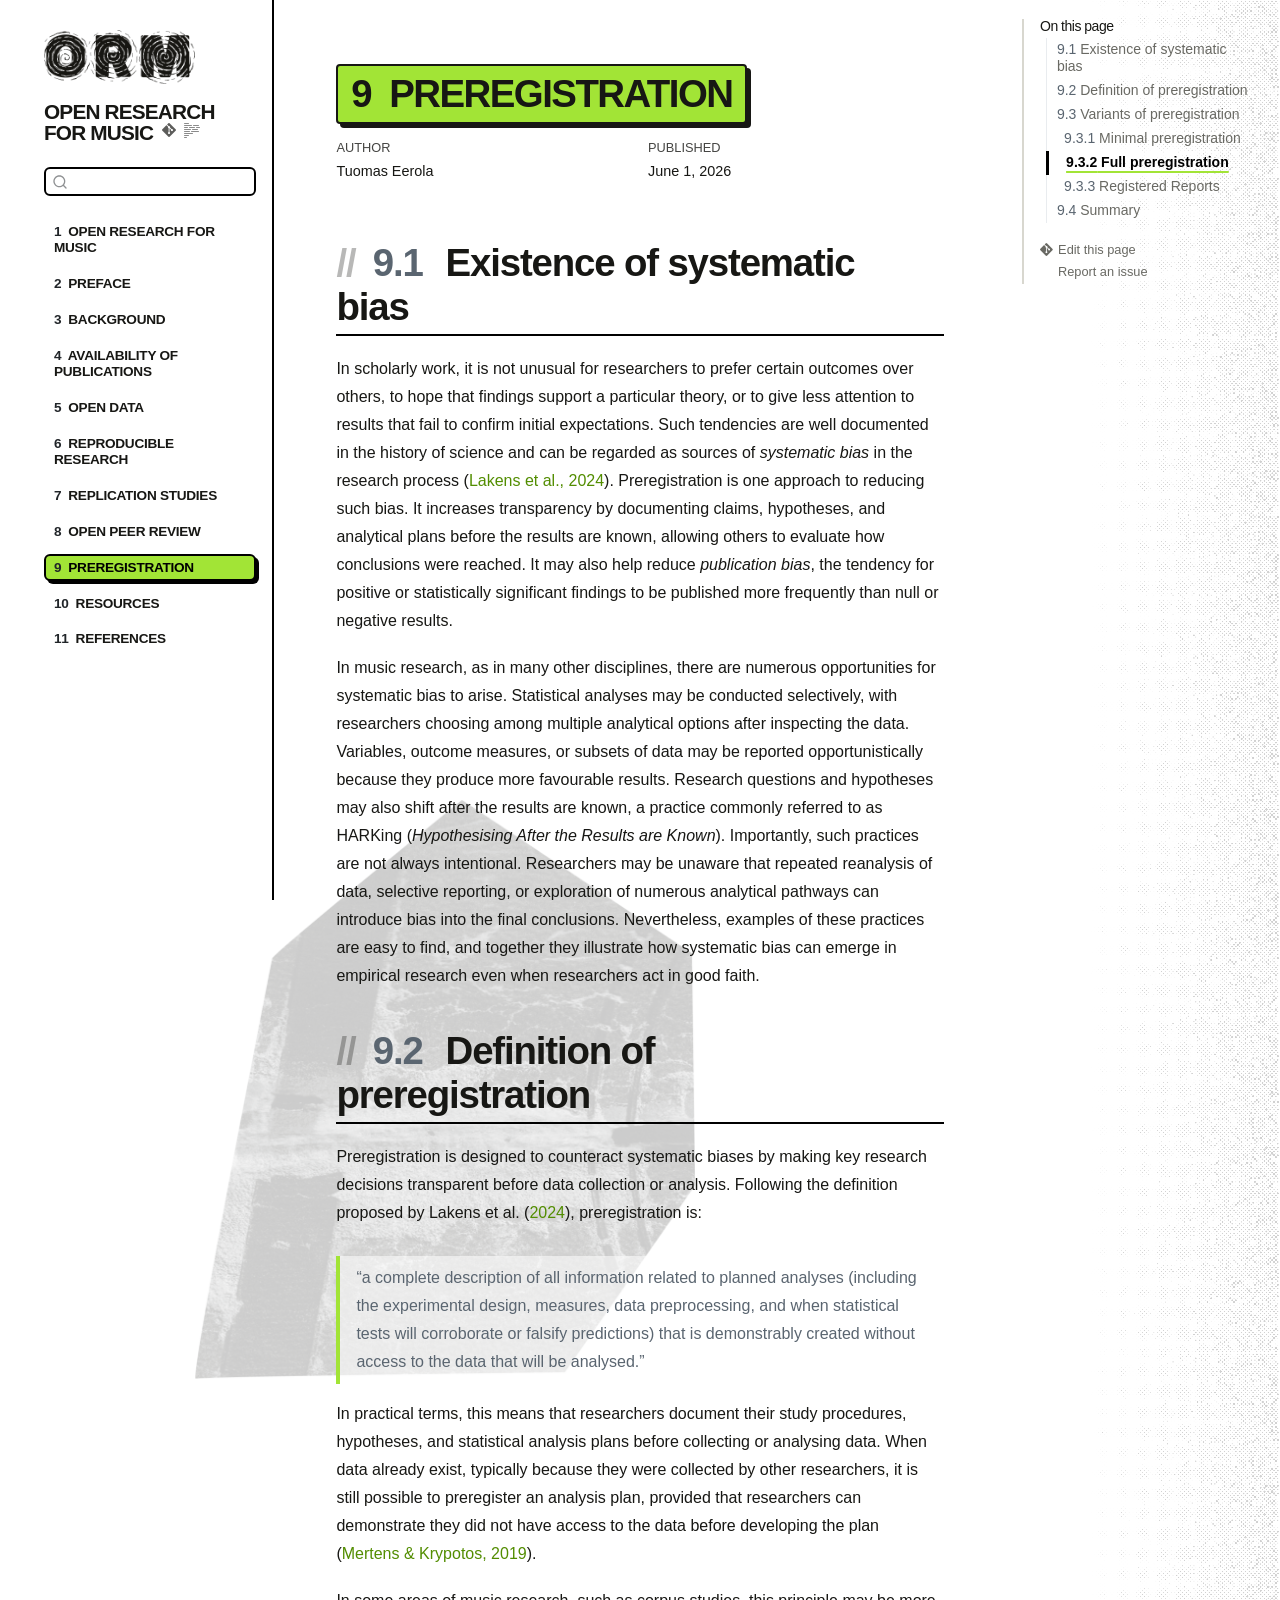
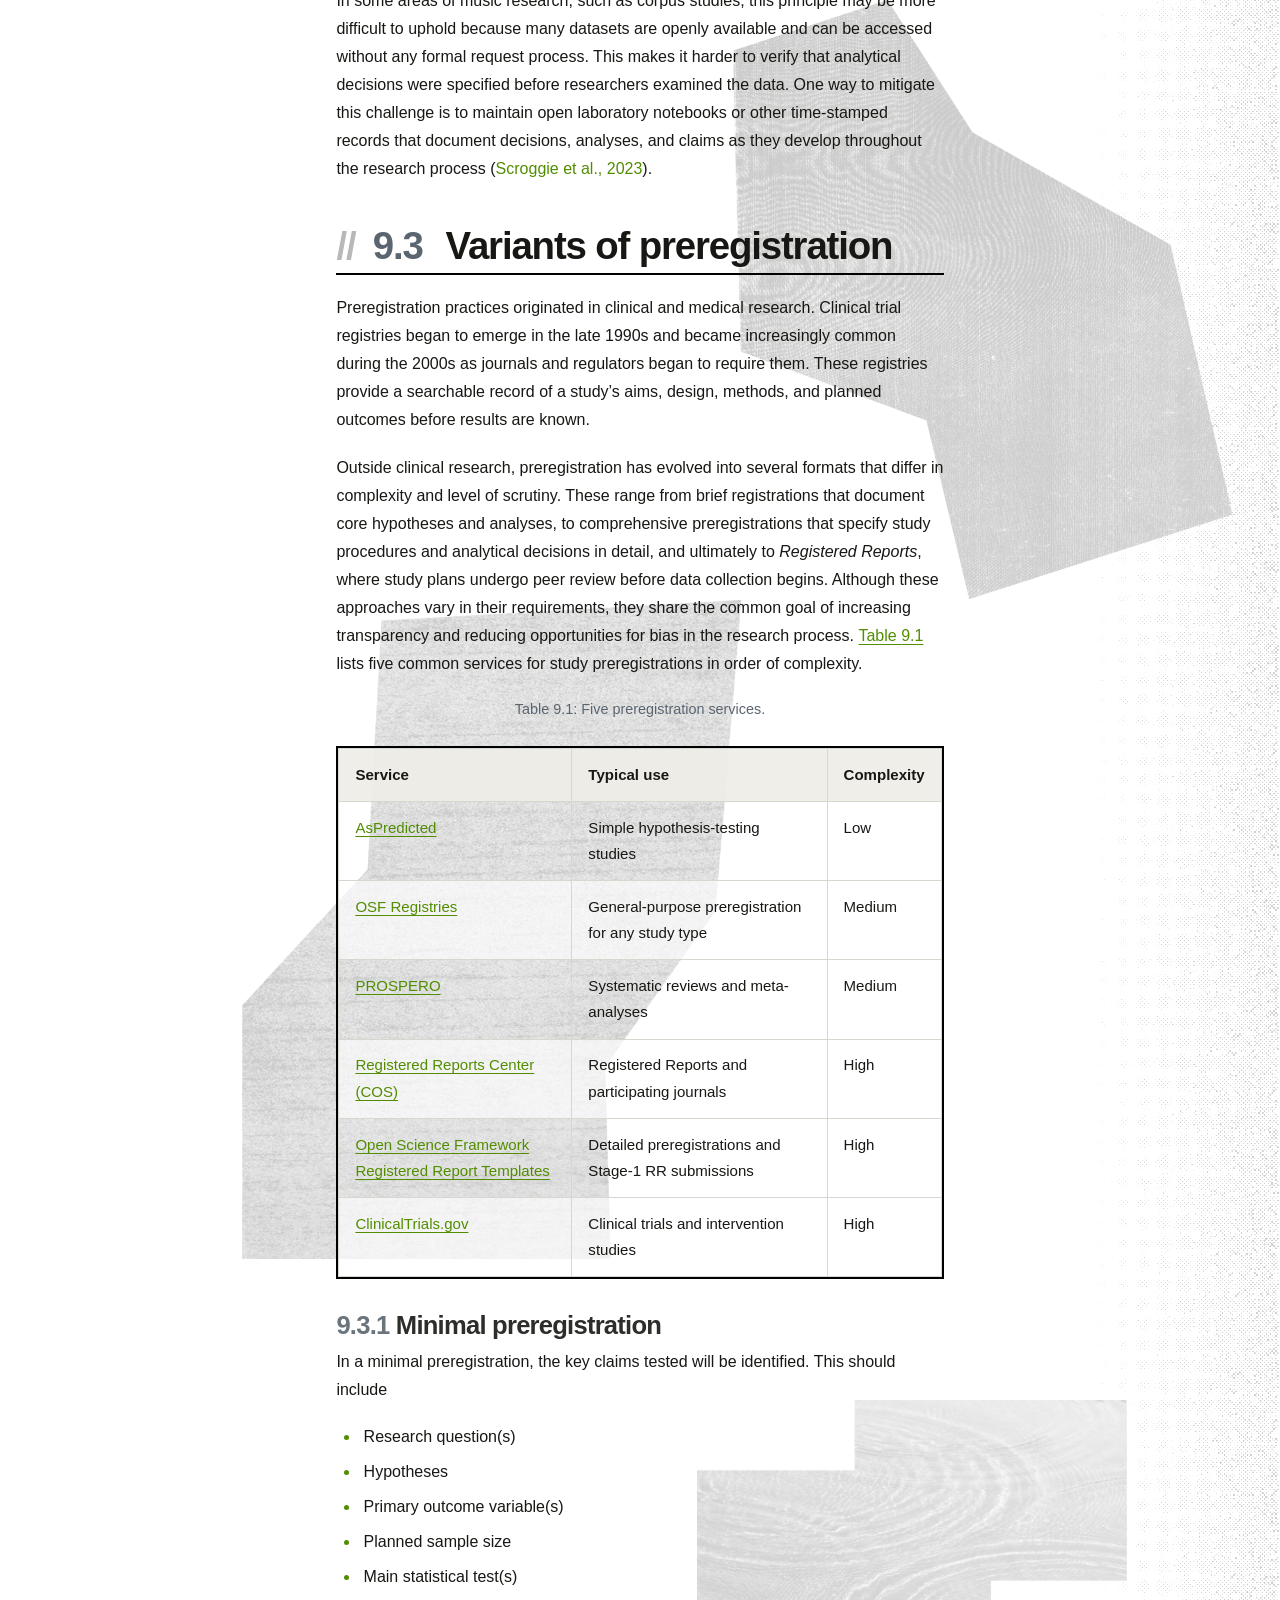
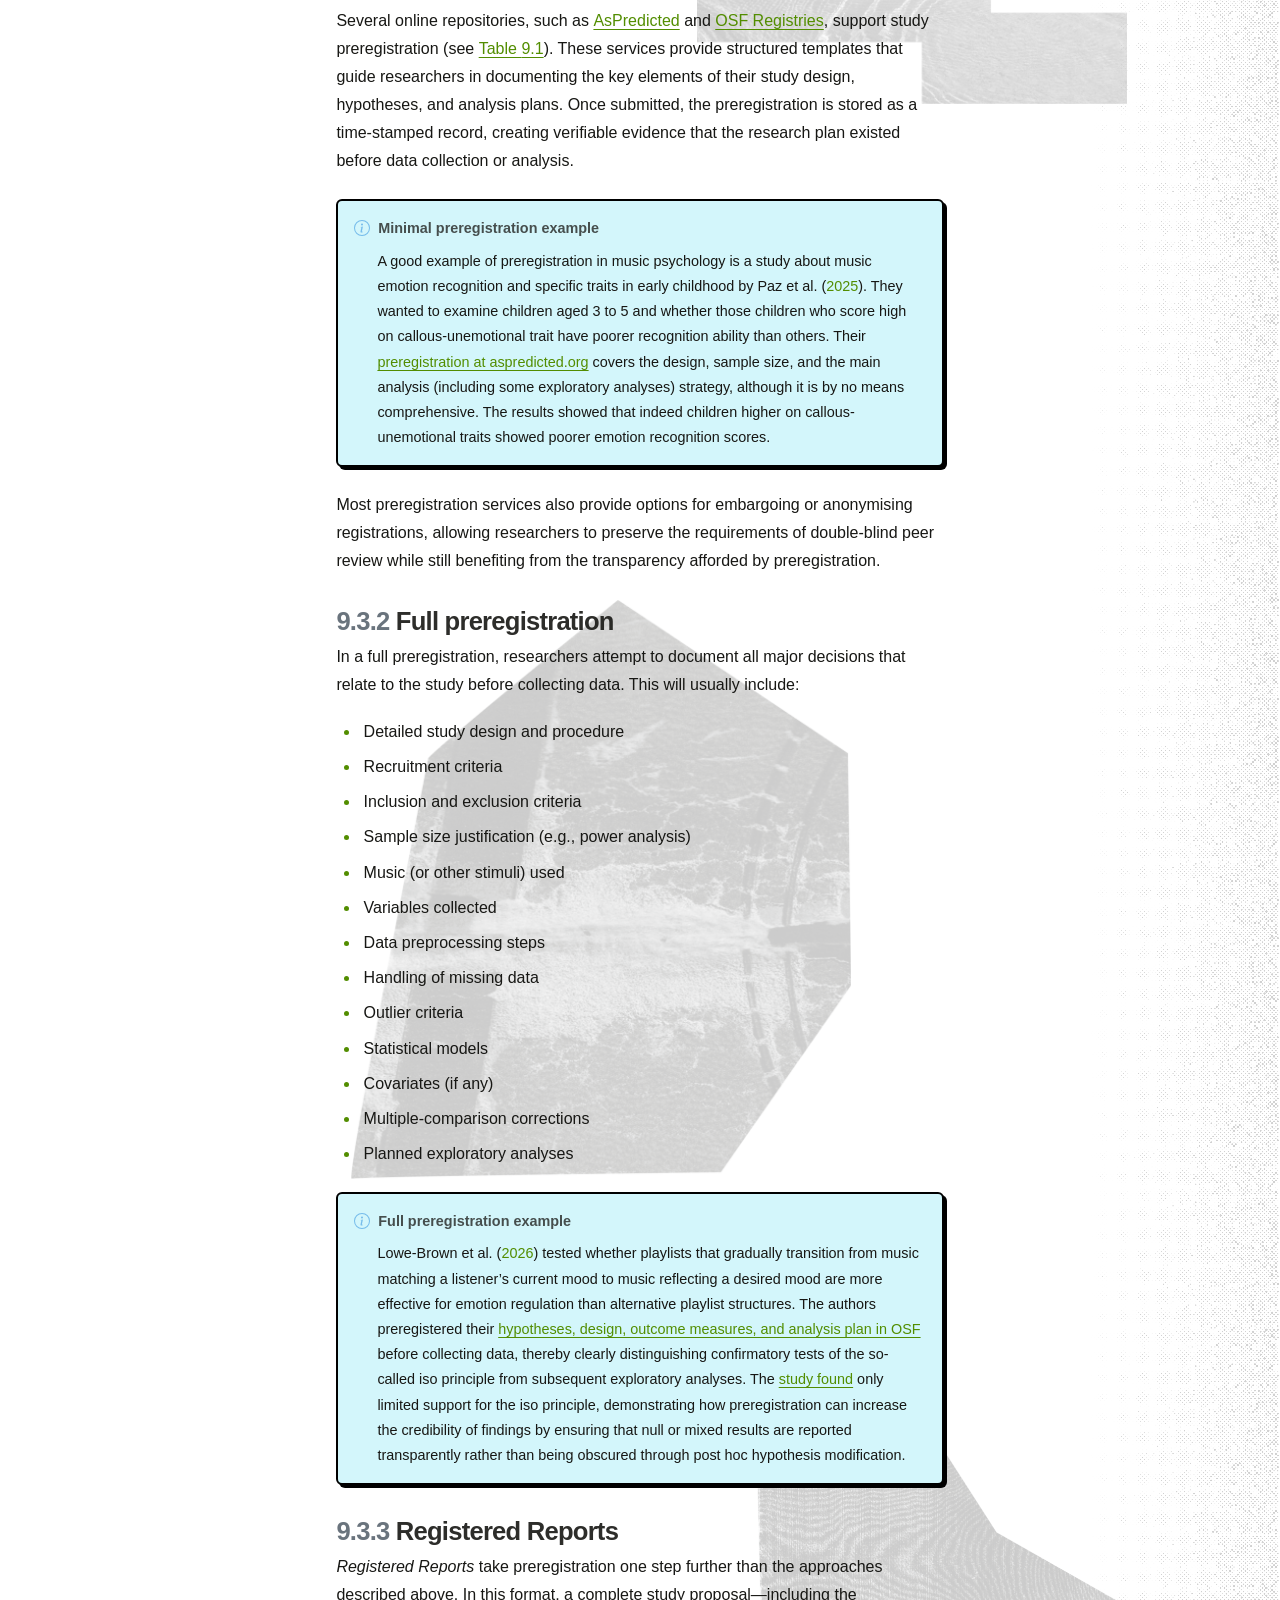
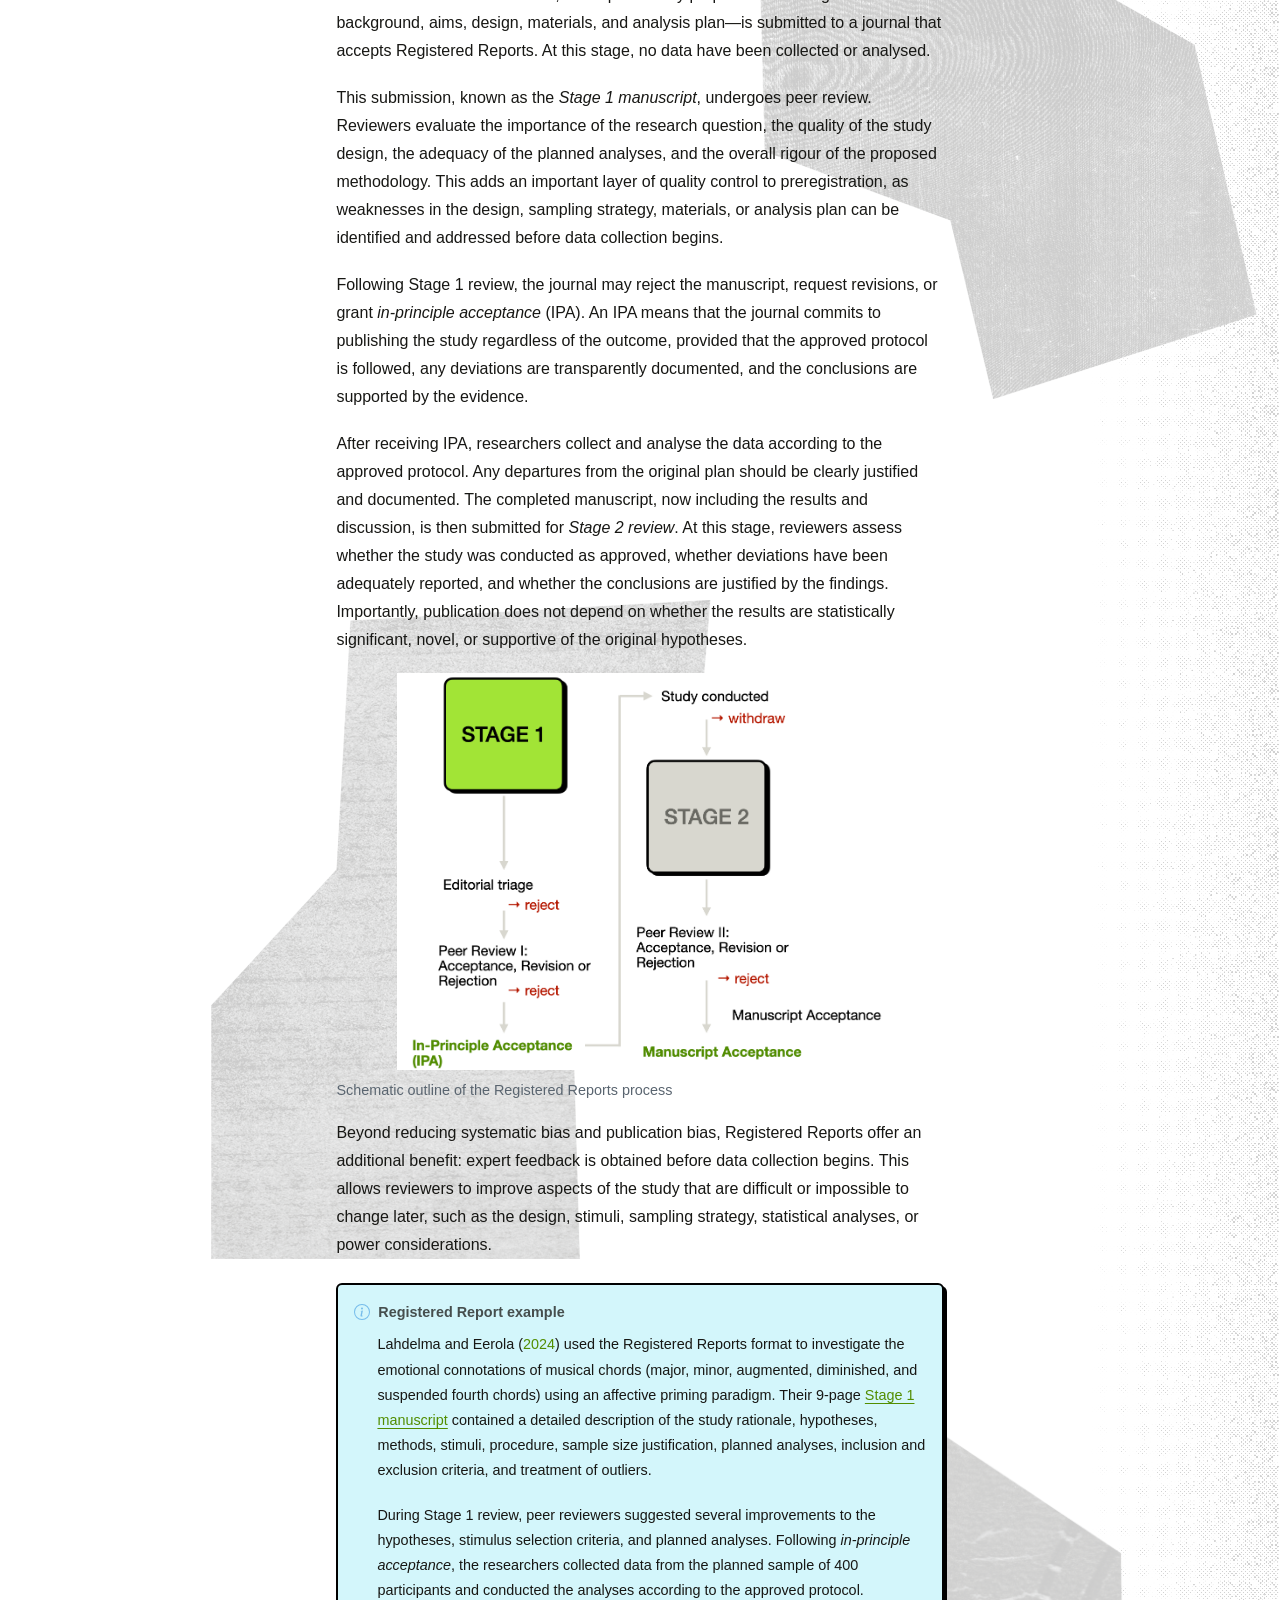
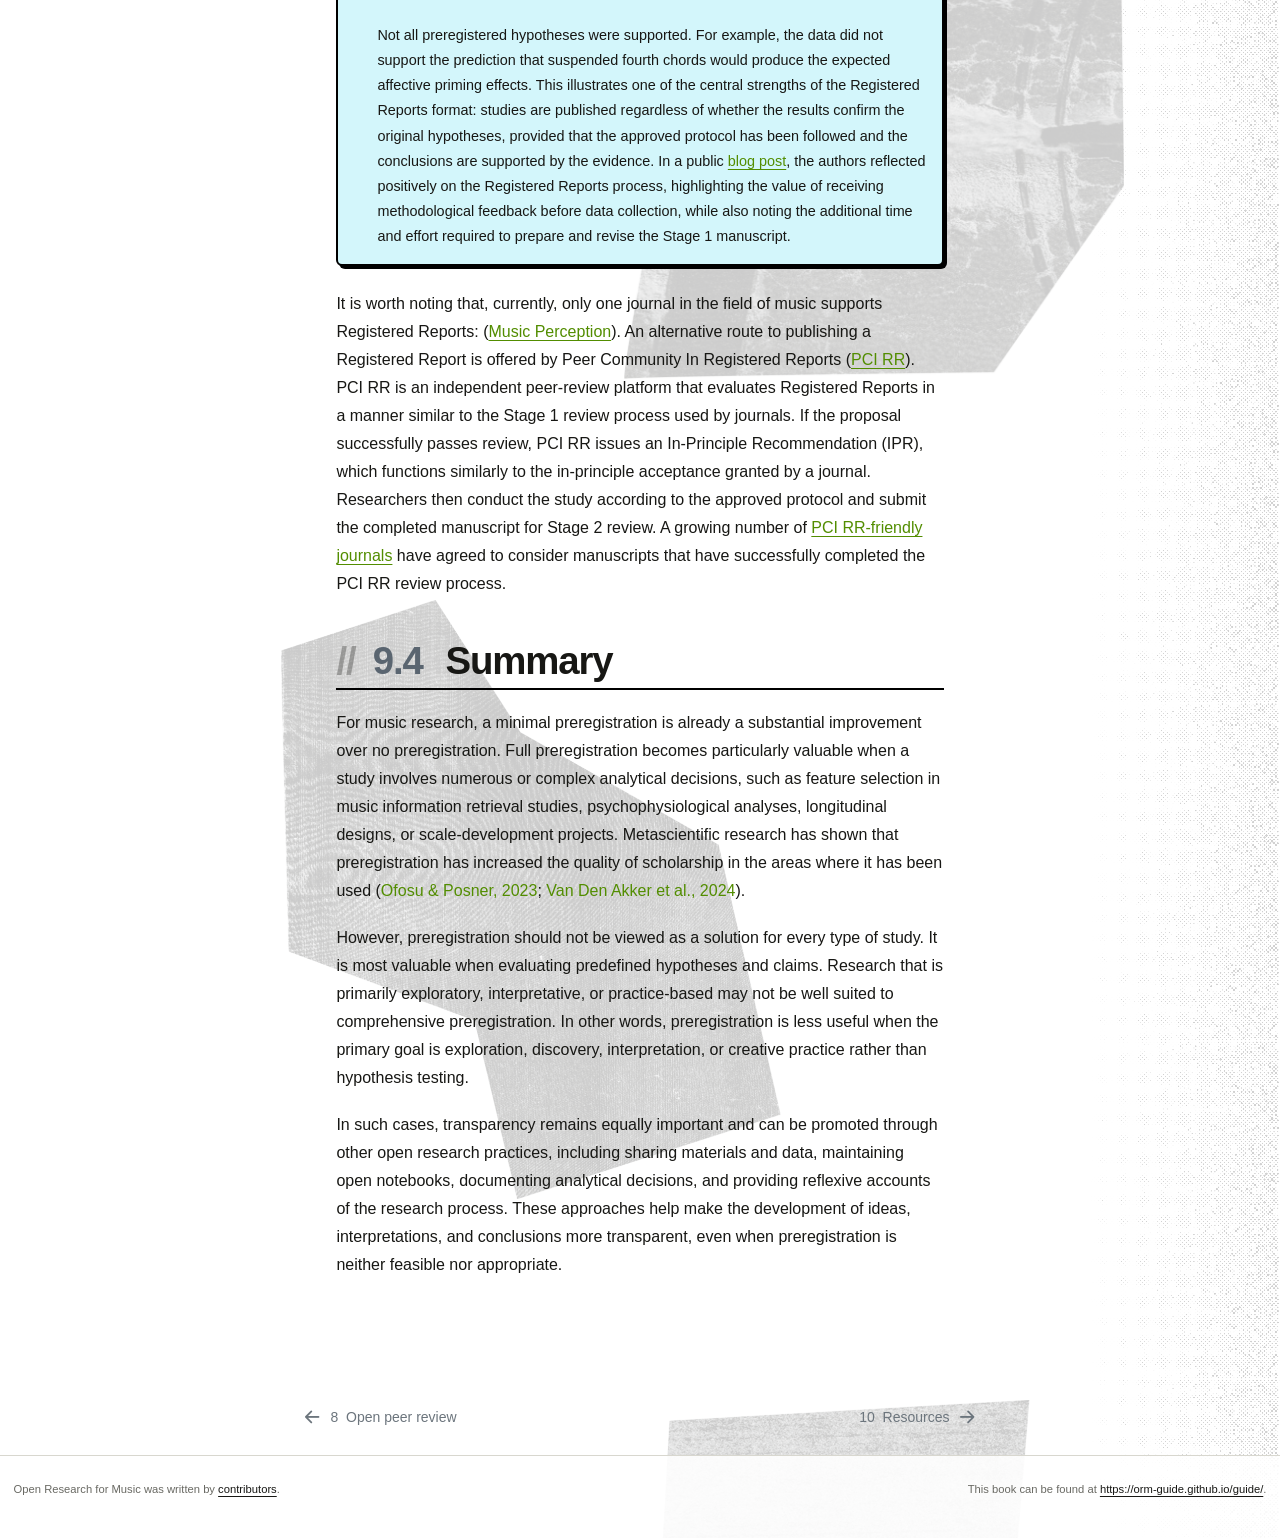
<file: docs/section7.html>
<!DOCTYPE html>
<html xmlns="http://www.w3.org/1999/xhtml" lang="en" xml:lang="en"><head>

<meta charset="utf-8">
<meta name="generator" content="quarto-1.10.18">

<meta name="viewport" content="width=device-width, initial-scale=1.0, user-scalable=yes">

<meta name="author" content="Tuomas Eerola">
<meta name="dcterms.date" content="2026-06-01">

<title>9&nbsp; Preregistration – Open Research for Music</title>
<style>
/* Default styles provided by pandoc.
** See https://pandoc.org/MANUAL.html#variables-for-html for config info.
*/
span.smallcaps{font-variant: small-caps;}
div.columns{display: flex; gap: 1.5em;}
div.column{flex: auto;}
@media screen {
div.columns{gap: min(4vw, 1.5em);}
div.column{overflow-x: auto;}
}
div.hanging-indent{margin-left: 1.5em; text-indent: -1.5em;}
ul.task-list{list-style: none;}
ul.task-list li input[type="checkbox"] {
  width: 0.8em;
  margin: 0 0.8em 0.2em -1em; /* quarto-specific, see https://github.com/quarto-dev/quarto-cli/issues/4556 */ 
  vertical-align: middle;
}
/* CSS for citations */
div.csl-bib-body { }
div.csl-entry {
  clear: both;
  margin-bottom: 0em;
}
.hanging-indent div.csl-entry {
  margin-left:2em;
  text-indent:-2em;
}
div.csl-left-margin {
  min-width:2em;
  float:left;
}
div.csl-right-inline {
  margin-left:2em;
  padding-left:1em;
}
div.csl-indent {
  margin-left: 2em;
}</style>


<script src="site_libs/quarto-nav/quarto-nav.js"></script>
<script src="site_libs/quarto-nav/headroom.min.js"></script>
<script src="site_libs/clipboard/clipboard.min.js"></script>
<script src="site_libs/quarto-search/autocomplete.umd.js"></script>
<script src="site_libs/quarto-search/fuse.min.js"></script>
<script src="site_libs/quarto-search/quarto-search.js"></script>
<meta name="quarto:offset" content="./">
<link href="./resources.html" rel="next">
<link href="./section6.html" rel="prev">
<link href="./assets/orm-M-green.png" rel="icon" type="image/png">
<script src="site_libs/quarto-html/quarto.js" type="module"></script>
<script src="site_libs/quarto-html/tabsets/tabsets.js" type="module"></script>
<script src="site_libs/quarto-html/popper.min.js"></script>
<script src="site_libs/quarto-html/tippy.umd.min.js"></script>
<script src="site_libs/quarto-html/anchor.min.js"></script>
<link href="site_libs/quarto-html/tippy.css" rel="stylesheet">
<link href="site_libs/quarto-html/quarto-syntax-highlighting-64a204ab8560d761af7679ceaba22944.css" rel="stylesheet" id="quarto-text-highlighting-styles">
<script src="site_libs/bootstrap/bootstrap.min.js"></script>
<link href="site_libs/bootstrap/bootstrap-icons.css" rel="stylesheet">
<link href="site_libs/bootstrap/bootstrap-1d6a821679d0f0517f891505f12ca3c2.min.css" rel="stylesheet" append-hash="true" id="quarto-bootstrap" data-mode="light">
<script id="quarto-search-options" type="application/json">{
  "location": "sidebar",
  "copy-button": false,
  "collapse-after": 3,
  "panel-placement": "start",
  "type": "textbox",
  "limit": 50,
  "keyboard-shortcut": [
    "f",
    "/",
    "s"
  ],
  "show-item-context": false,
  "language": {
    "search-no-results-text": "No results",
    "search-matching-documents-text": "matching documents",
    "search-copy-link-title": "Copy link to search",
    "search-hide-matches-text": "Hide additional matches",
    "search-more-match-text": "more match in this document",
    "search-more-matches-text": "more matches in this document",
    "search-clear-button-title": "Clear",
    "search-text-placeholder": "",
    "search-detached-cancel-button-title": "Cancel",
    "search-submit-button-title": "Submit",
    "search-label": "Search"
  }
}</script>
<script>
  document.documentElement.classList.add('orm-rich');
  if (
    window.location.pathname.endsWith('/index.html') ||
    window.location.pathname.endsWith('/')
  ) {
    document.documentElement.classList.add('orm-index');
  }
</script>


<link rel="stylesheet" href="orm.css">
</head>

<body class="nav-sidebar floating quarto-light">

<div id="quarto-search-results"></div>
  <header id="quarto-header" class="headroom fixed-top">
  <nav class="quarto-secondary-nav">
    <div class="container-fluid d-flex">
      <button type="button" class="quarto-btn-toggle btn" data-bs-toggle="collapse" role="button" data-bs-target=".quarto-sidebar-collapse-item" aria-controls="quarto-sidebar" aria-expanded="false" aria-label="Toggle sidebar navigation" onclick="if (window.quartoToggleHeadroom) { window.quartoToggleHeadroom(); }">
        <i class="bi bi-layout-text-sidebar-reverse"></i>
      </button>
        <nav class="quarto-page-breadcrumbs" aria-label="breadcrumb"><ol class="breadcrumb"><li class="breadcrumb-item"><a href="./section7.html"><span class="chapter-number">9</span>&nbsp; <span class="chapter-title">Preregistration</span></a></li></ol></nav>
        <a class="flex-grow-1" role="navigation" data-bs-toggle="collapse" data-bs-target=".quarto-sidebar-collapse-item" aria-controls="quarto-sidebar" aria-expanded="false" aria-label="Toggle sidebar navigation" onclick="if (window.quartoToggleHeadroom) { window.quartoToggleHeadroom(); }">      
        </a>
      <button type="button" class="btn quarto-search-button" aria-label="Search" onclick="window.quartoOpenSearch();">
        <i class="bi bi-search"></i>
      </button>
    </div>
  </nav>
</header>
<!-- content -->
<div id="quarto-content" class="quarto-container page-columns page-rows-contents page-layout-article">
<!-- sidebar -->
  <nav id="quarto-sidebar" class="sidebar collapse collapse-horizontal quarto-sidebar-collapse-item sidebar-navigation floating overflow-auto">
    <div class="pt-lg-2 mt-2 text-left sidebar-header sidebar-header-stacked">
      <a href="./index.html" class="sidebar-logo-link">
      <img src="./assets/orm-logo.png" alt="Open Research for Music" class="sidebar-logo light-content py-0 d-lg-inline d-none">
      <img src="./assets/orm-logo.png" alt="Open Research for Music" class="sidebar-logo dark-content py-0 d-lg-inline d-none">
      </a>
    <div class="sidebar-title mb-0 py-0">
      <a href="./">Open Research for Music</a> 
        <div class="sidebar-tools-main">
    <a href="https://orm-guide.github.io/guide/" title="Source Code" class="quarto-navigation-tool px-1" aria-label="Source Code"><i class="bi bi-git"></i></a>
  <a href="" class="quarto-reader-toggle quarto-navigation-tool px-1" onclick="window.quartoToggleReader(); return false;" title="Toggle reader mode">
  <div class="quarto-reader-toggle-btn">
  <i class="bi"></i>
  </div>
</a>
</div>
    </div>
      </div>
        <div class="mt-2 flex-shrink-0 align-items-center">
        <div class="sidebar-search">
        <div id="quarto-search" class="" title="Search"></div>
        </div>
        </div>
    <div class="sidebar-menu-container"> 
    <ul class="list-unstyled mt-1">
        <li class="sidebar-item">
  <div class="sidebar-item-container"> 
  <a href="./index.html" class="sidebar-item-text sidebar-link">
 <span class="menu-text"><span class="chapter-number">1</span>&nbsp; <span class="chapter-title">Open Research for Music</span></span></a>
  </div>
</li>
        <li class="sidebar-item">
  <div class="sidebar-item-container"> 
  <a href="./preface.html" class="sidebar-item-text sidebar-link">
 <span class="menu-text"><span class="chapter-number">2</span>&nbsp; <span class="chapter-title">Preface</span></span></a>
  </div>
</li>
        <li class="sidebar-item">
  <div class="sidebar-item-container"> 
  <a href="./section1.html" class="sidebar-item-text sidebar-link">
 <span class="menu-text"><span class="chapter-number">3</span>&nbsp; <span class="chapter-title">Background</span></span></a>
  </div>
</li>
        <li class="sidebar-item">
  <div class="sidebar-item-container"> 
  <a href="./section2.html" class="sidebar-item-text sidebar-link">
 <span class="menu-text"><span class="chapter-number">4</span>&nbsp; <span class="chapter-title">Availability of publications</span></span></a>
  </div>
</li>
        <li class="sidebar-item">
  <div class="sidebar-item-container"> 
  <a href="./section3.html" class="sidebar-item-text sidebar-link">
 <span class="menu-text"><span class="chapter-number">5</span>&nbsp; <span class="chapter-title">Open Data</span></span></a>
  </div>
</li>
        <li class="sidebar-item">
  <div class="sidebar-item-container"> 
  <a href="./section4.html" class="sidebar-item-text sidebar-link">
 <span class="menu-text"><span class="chapter-number">6</span>&nbsp; <span class="chapter-title">Reproducible research</span></span></a>
  </div>
</li>
        <li class="sidebar-item">
  <div class="sidebar-item-container"> 
  <a href="./section5.html" class="sidebar-item-text sidebar-link">
 <span class="menu-text"><span class="chapter-number">7</span>&nbsp; <span class="chapter-title">Replication Studies</span></span></a>
  </div>
</li>
        <li class="sidebar-item">
  <div class="sidebar-item-container"> 
  <a href="./section6.html" class="sidebar-item-text sidebar-link">
 <span class="menu-text"><span class="chapter-number">8</span>&nbsp; <span class="chapter-title">Open peer review</span></span></a>
  </div>
</li>
        <li class="sidebar-item">
  <div class="sidebar-item-container"> 
  <a href="./section7.html" class="sidebar-item-text sidebar-link active">
 <span class="menu-text"><span class="chapter-number">9</span>&nbsp; <span class="chapter-title">Preregistration</span></span></a>
  </div>
</li>
        <li class="sidebar-item">
  <div class="sidebar-item-container"> 
  <a href="./resources.html" class="sidebar-item-text sidebar-link">
 <span class="menu-text"><span class="chapter-number">10</span>&nbsp; <span class="chapter-title">Resources</span></span></a>
  </div>
</li>
        <li class="sidebar-item">
  <div class="sidebar-item-container"> 
  <a href="./references.html" class="sidebar-item-text sidebar-link">
 <span class="menu-text"><span class="chapter-number">11</span>&nbsp; <span class="chapter-title">References</span></span></a>
  </div>
</li>
    </ul>
    </div>
</nav>
<div id="quarto-sidebar-glass" class="quarto-sidebar-collapse-item" data-bs-toggle="collapse" data-bs-target=".quarto-sidebar-collapse-item"></div>
<!-- margin-sidebar -->
    <div id="quarto-margin-sidebar" class="sidebar margin-sidebar">
        <nav id="TOC" role="doc-toc" class="toc-active">
    <h2 id="toc-title">On this page</h2>
   
  <ul>
  <li><a href="#existence-of-systematic-bias" id="toc-existence-of-systematic-bias" class="nav-link active" data-scroll-target="#existence-of-systematic-bias"><span class="header-section-number">9.1</span> Existence of systematic bias</a></li>
  <li><a href="#definition-of-preregistration" id="toc-definition-of-preregistration" class="nav-link" data-scroll-target="#definition-of-preregistration"><span class="header-section-number">9.2</span> Definition of preregistration</a></li>
  <li><a href="#variants-of-preregistration" id="toc-variants-of-preregistration" class="nav-link" data-scroll-target="#variants-of-preregistration"><span class="header-section-number">9.3</span> Variants of preregistration</a>
  <ul class="collapse">
  <li><a href="#minimal-preregistration" id="toc-minimal-preregistration" class="nav-link" data-scroll-target="#minimal-preregistration"><span class="header-section-number">9.3.1</span> Minimal preregistration</a></li>
  <li><a href="#full-preregistration" id="toc-full-preregistration" class="nav-link" data-scroll-target="#full-preregistration"><span class="header-section-number">9.3.2</span> Full preregistration</a></li>
  <li><a href="#registered-reports" id="toc-registered-reports" class="nav-link" data-scroll-target="#registered-reports"><span class="header-section-number">9.3.3</span> Registered Reports</a></li>
  </ul></li>
  <li><a href="#summary" id="toc-summary" class="nav-link" data-scroll-target="#summary"><span class="header-section-number">9.4</span> Summary</a></li>
  </ul>
<div class="toc-actions"><ul><li><a href="https://orm-guide.github.io/guide/edit/main/section7.qmd" class="toc-action"><i class="bi bi-git"></i>Edit this page</a></li><li><a href="https://orm-guide.github.io/guide/issues/new" class="toc-action"><i class="bi empty"></i>Report an issue</a></li></ul></div></nav>
    </div>
<!-- main -->
<main class="content" id="quarto-document-content">

<header id="title-block-header" class="quarto-title-block default">
<div class="quarto-title">
<h1 class="title"><span id="sec-registration" class="quarto-section-identifier"><span class="chapter-number">9</span>&nbsp; <span class="chapter-title">Preregistration</span></span></h1>
</div>



<div class="quarto-title-meta">

    <div>
    <div class="quarto-title-meta-heading">Author</div>
    <div class="quarto-title-meta-contents">
             <p>Tuomas Eerola </p>
          </div>
  </div>
    
    <div>
    <div class="quarto-title-meta-heading">Published</div>
    <div class="quarto-title-meta-contents">
      <p class="date">June 1, 2026</p>
    </div>
  </div>
  
    
  </div>
  


</header>


<section id="existence-of-systematic-bias" class="level2" data-number="9.1">
<h2 data-number="9.1" class="anchored" data-anchor-id="existence-of-systematic-bias"><span class="header-section-number">9.1</span> Existence of systematic bias</h2>
<p>In scholarly work, it is not unusual for researchers to prefer certain outcomes over others, to hope that findings support a particular theory, or to give less attention to results that fail to confirm initial expectations. Such tendencies are well documented in the history of science and can be regarded as sources of <em>systematic bias</em> in the research process <span class="citation" data-cites="lakens2024benefits">(<a href="references.html#ref-lakens2024benefits" role="doc-biblioref">Lakens et al., 2024</a>)</span>. Preregistration is one approach to reducing such bias. It increases transparency by documenting claims, hypotheses, and analytical plans before the results are known, allowing others to evaluate how conclusions were reached. It may also help reduce <em>publication bias</em>, the tendency for positive or statistically significant findings to be published more frequently than null or negative results.</p>
<p>In music research, as in many other disciplines, there are numerous opportunities for systematic bias to arise. Statistical analyses may be conducted selectively, with researchers choosing among multiple analytical options after inspecting the data. Variables, outcome measures, or subsets of data may be reported opportunistically because they produce more favourable results. Research questions and hypotheses may also shift after the results are known, a practice commonly referred to as HARKing (<em>Hypothesising After the Results are Known</em>). Importantly, such practices are not always intentional. Researchers may be unaware that repeated reanalysis of data, selective reporting, or exploration of numerous analytical pathways can introduce bias into the final conclusions. Nevertheless, examples of these practices are easy to find, and together they illustrate how systematic bias can emerge in empirical research even when researchers act in good faith.</p>
</section>
<section id="definition-of-preregistration" class="level2" data-number="9.2">
<h2 data-number="9.2" class="anchored" data-anchor-id="definition-of-preregistration"><span class="header-section-number">9.2</span> Definition of preregistration</h2>
<p>Preregistration is designed to counteract systematic biases by making key research decisions transparent before data collection or analysis. Following the definition proposed by <span class="citation" data-cites="lakens2024benefits">Lakens et al. (<a href="references.html#ref-lakens2024benefits" role="doc-biblioref">2024</a>)</span>, preregistration is:</p>
<blockquote class="blockquote">
<p>“a complete description of all information related to planned analyses (including the experimental design, measures, data preprocessing, and when statistical tests will corroborate or falsify predictions) that is demonstrably created without access to the data that will be analysed.”</p>
</blockquote>
<p>In practical terms, this means that researchers document their study procedures, hypotheses, and statistical analysis plans before collecting or analysing data. When data already exist, typically because they were collected by other researchers, it is still possible to preregister an analysis plan, provided that researchers can demonstrate they did not have access to the data before developing the plan <span class="citation" data-cites="mertens2019preregistration">(<a href="references.html#ref-mertens2019preregistration" role="doc-biblioref">Mertens &amp; Krypotos, 2019</a>)</span>.</p>
<p>In some areas of music research, such as corpus studies, this principle may be more difficult to uphold because many datasets are openly available and can be accessed without any formal request process. This makes it harder to verify that analytical decisions were specified before researchers examined the data. One way to mitigate this challenge is to maintain open laboratory notebooks or other time-stamped records that document decisions, analyses, and claims as they develop throughout the research process <span class="citation" data-cites="scroggie2023github">(<a href="references.html#ref-scroggie2023github" role="doc-biblioref">Scroggie et al., 2023</a>)</span>.</p>
</section>
<section id="variants-of-preregistration" class="level2" data-number="9.3">
<h2 data-number="9.3" class="anchored" data-anchor-id="variants-of-preregistration"><span class="header-section-number">9.3</span> Variants of preregistration</h2>
<p>Preregistration practices originated in clinical and medical research. Clinical trial registries began to emerge in the late 1990s and became increasingly common during the 2000s as journals and regulators began to require them. These registries provide a searchable record of a study’s aims, design, methods, and planned outcomes before results are known.</p>
<p>Outside clinical research, preregistration has evolved into several formats that differ in complexity and level of scrutiny. These range from brief registrations that document core hypotheses and analyses, to comprehensive preregistrations that specify study procedures and analytical decisions in detail, and ultimately to <em>Registered Reports</em>, where study plans undergo peer review before data collection begins. Although these approaches vary in their requirements, they share the common goal of increasing transparency and reducing opportunities for bias in the research process. <a href="#tbl-services" class="quarto-xref">Table&nbsp;<span>9.1</span></a> lists five common services for study preregistrations in order of complexity.</p>
<div id="tbl-services" class="quarto-float quarto-figure quarto-figure-center anchored">
<figure class="quarto-float quarto-float-tbl figure">
<figcaption class="quarto-float-caption-top quarto-float-caption quarto-float-tbl" id="tbl-services-caption-0ceaefa1-69ba-4598-a22c-09a6ac19f8ca">
Table&nbsp;9.1: Five preregistration services.
</figcaption>
<div aria-describedby="tbl-services-caption-0ceaefa1-69ba-4598-a22c-09a6ac19f8ca">
<table class="caption-top table">
<thead>
<tr class="header">
<th style="text-align: left;">Service</th>
<th style="text-align: left;">Typical use</th>
<th>Complexity</th>
</tr>
</thead>
<tbody>
<tr class="odd">
<td style="text-align: left;"><a href="https://aspredicted.org/">AsPredicted</a></td>
<td style="text-align: left;">Simple hypothesis-testing studies</td>
<td>Low</td>
</tr>
<tr class="even">
<td style="text-align: left;"><a href="https://osf.io/registries">OSF Registries</a></td>
<td style="text-align: left;">General-purpose preregistration for any study type</td>
<td>Medium</td>
</tr>
<tr class="odd">
<td style="text-align: left;"><a href="https://www.crd.york.ac.uk/prospero/">PROSPERO</a></td>
<td style="text-align: left;">Systematic reviews and meta-analyses</td>
<td>Medium</td>
</tr>
<tr class="even">
<td style="text-align: left;"><a href="https://www.cos.io/rr">Registered Reports Center (COS)</a></td>
<td style="text-align: left;">Registered Reports and participating journals</td>
<td>High</td>
</tr>
<tr class="odd">
<td style="text-align: left;"><a href="https://osf.io/registries">Open Science Framework Registered Report Templates</a></td>
<td style="text-align: left;">Detailed preregistrations and Stage-1 RR submissions</td>
<td>High</td>
</tr>
<tr class="even">
<td style="text-align: left;"><a href="https://clinicaltrials.gov/">ClinicalTrials.gov</a></td>
<td style="text-align: left;">Clinical trials and intervention studies</td>
<td>High</td>
</tr>
</tbody>
</table>
</div>
</figure>
</div>
<section id="minimal-preregistration" class="level3" data-number="9.3.1">
<h3 data-number="9.3.1" class="anchored" data-anchor-id="minimal-preregistration"><span class="header-section-number">9.3.1</span> Minimal preregistration</h3>
<p>In a minimal preregistration, the key claims tested will be identified. This should include</p>
<ul>
<li>Research question(s)</li>
<li>Hypotheses</li>
<li>Primary outcome variable(s)</li>
<li>Planned sample size</li>
<li>Main statistical test(s)</li>
</ul>
<p>Several online repositories, such as <a href="https://aspredicted.org/">AsPredicted</a> and <a href="https://osf.io/registries">OSF Registries</a>, support study preregistration (see <a href="#tbl-services" class="quarto-xref">Table&nbsp;<span>9.1</span></a>). These services provide structured templates that guide researchers in documenting the key elements of their study design, hypotheses, and analysis plans. Once submitted, the preregistration is stored as a time-stamped record, creating verifiable evidence that the research plan existed before data collection or analysis.</p>
<div class="callout callout-style-simple callout-note callout-titled">
<div class="callout-header d-flex align-content-center">
<div class="callout-icon-container">
<i class="callout-icon"></i>
</div>
<div class="callout-title-container flex-fill">
<span class="screen-reader-only">Note</span>Minimal preregistration example
</div>
</div>
<div class="callout-body-container callout-body">
<p>A good example of preregistration in music psychology is a study about music emotion recognition and specific traits in early childhood by <span class="citation" data-cites="paz2025hearing">Paz et al. (<a href="references.html#ref-paz2025hearing" role="doc-biblioref">2025</a>)</span>. They wanted to examine children aged 3 to 5 and whether those children who score high on callous-unemotional trait have poorer recognition ability than others. Their <a href="https://aspredicted.org/3d4d-d93v.pdf">preregistration at aspredicted.org</a> covers the design, sample size, and the main analysis (including some exploratory analyses) strategy, although it is by no means comprehensive. The results showed that indeed children higher on callous‐unemotional traits showed poorer emotion recognition scores.</p>
</div>
</div>
<p>Most preregistration services also provide options for embargoing or anonymising registrations, allowing researchers to preserve the requirements of double-blind peer review while still benefiting from the transparency afforded by preregistration.</p>
</section>
<section id="full-preregistration" class="level3" data-number="9.3.2">
<h3 data-number="9.3.2" class="anchored" data-anchor-id="full-preregistration"><span class="header-section-number">9.3.2</span> Full preregistration</h3>
<p>In a full preregistration, researchers attempt to document all major decisions that relate to the study before collecting data. This will usually include:</p>
<ul>
<li>Detailed study design and procedure</li>
<li>Recruitment criteria</li>
<li>Inclusion and exclusion criteria</li>
<li>Sample size justification (e.g., power analysis)</li>
<li>Music (or other stimuli) used</li>
<li>Variables collected</li>
<li>Data preprocessing steps</li>
<li>Handling of missing data</li>
<li>Outlier criteria</li>
<li>Statistical models</li>
<li>Covariates (if any)</li>
<li>Multiple-comparison corrections</li>
<li>Planned exploratory analyses</li>
</ul>
<div class="callout callout-style-simple callout-note callout-titled">
<div class="callout-header d-flex align-content-center">
<div class="callout-icon-container">
<i class="callout-icon"></i>
</div>
<div class="callout-title-container flex-fill">
<span class="screen-reader-only">Note</span>Full preregistration example
</div>
</div>
<div class="callout-body-container callout-body">
<p><span class="citation" data-cites="lowebrown2026">Lowe-Brown et al. (<a href="references.html#ref-lowebrown2026" role="doc-biblioref">2026</a>)</span> tested whether playlists that gradually transition from music matching a listener’s current mood to music reflecting a desired mood are more effective for emotion regulation than alternative playlist structures. The authors preregistered their <a href="https://osf.io/kmu4g">hypotheses, design, outcome measures, and analysis plan in OSF</a> before collecting data, thereby clearly distinguishing confirmatory tests of the so-called iso principle from subsequent exploratory analyses. The <a href="https://journals.sagepub.com/doi/full/10.1177/10298649261421187">study found</a> only limited support for the iso principle, demonstrating how preregistration can increase the credibility of findings by ensuring that null or mixed results are reported transparently rather than being obscured through post hoc hypothesis modification.</p>
</div>
</div>
</section>
<section id="registered-reports" class="level3" data-number="9.3.3">
<h3 data-number="9.3.3" class="anchored" data-anchor-id="registered-reports"><span class="header-section-number">9.3.3</span> Registered Reports</h3>
<p><em>Registered Reports</em> take preregistration one step further than the approaches described above. In this format, a complete study proposal—including the background, aims, design, materials, and analysis plan—is submitted to a journal that accepts Registered Reports. At this stage, no data have been collected or analysed.</p>
<p>This submission, known as the <em>Stage 1 manuscript</em>, undergoes peer review. Reviewers evaluate the importance of the research question, the quality of the study design, the adequacy of the planned analyses, and the overall rigour of the proposed methodology. This adds an important layer of quality control to preregistration, as weaknesses in the design, sampling strategy, materials, or analysis plan can be identified and addressed before data collection begins.</p>
<p>Following Stage 1 review, the journal may reject the manuscript, request revisions, or grant <em>in-principle acceptance</em> (IPA). An IPA means that the journal commits to publishing the study regardless of the outcome, provided that the approved protocol is followed, any deviations are transparently documented, and the conclusions are supported by the evidence.</p>
<p>After receiving IPA, researchers collect and analyse the data according to the approved protocol. Any departures from the original plan should be clearly justified and documented. The completed manuscript, now including the results and discussion, is then submitted for <em>Stage 2 review</em>. At this stage, reviewers assess whether the study was conducted as approved, whether deviations have been adequately reported, and whether the conclusions are justified by the findings. Importantly, publication does not depend on whether the results are statistically significant, novel, or supportive of the original hypotheses.</p>
<div class="quarto-figure quarto-figure-center">
<figure class="figure">
<p><img src="figures/Schematic_RR.png" class="img-fluid figure-img" style="width:80.0%"></p>
<figcaption>Schematic outline of the Registered Reports process</figcaption>
</figure>
</div>
<p>Beyond reducing systematic bias and publication bias, Registered Reports offer an additional benefit: expert feedback is obtained before data collection begins. This allows reviewers to improve aspects of the study that are difficult or impossible to change later, such as the design, stimuli, sampling strategy, statistical analyses, or power considerations.</p>
<div class="callout callout-style-simple callout-note callout-titled">
<div class="callout-header d-flex align-content-center">
<div class="callout-icon-container">
<i class="callout-icon"></i>
</div>
<div class="callout-title-container flex-fill">
<span class="screen-reader-only">Note</span>Registered Report example
</div>
</div>
<div class="callout-body-container callout-body">
<p>Lahdelma and Eerola <span class="citation" data-cites="lahdelmaeerola2024">(<a href="references.html#ref-lahdelmaeerola2024" role="doc-biblioref">2024</a>)</span> used the Registered Reports format to investigate the emotional connotations of musical chords (major, minor, augmented, diminished, and suspended fourth chords) using an affective priming paradigm. Their 9-page <a href="https://osf.io/x8yvk">Stage 1 manuscript</a> contained a detailed description of the study rationale, hypotheses, methods, stimuli, procedure, sample size justification, planned analyses, inclusion and exclusion criteria, and treatment of outliers.</p>
<p>During Stage 1 review, peer reviewers suggested several improvements to the hypotheses, stimulus selection criteria, and planned analyses. Following <em>in-principle acceptance</em>, the researchers collected data from the planned sample of 400 participants and conducted the analyses according to the approved protocol.</p>
<p>Not all preregistered hypotheses were supported. For example, the data did not support the prediction that suspended fourth chords would produce the expected affective priming effects. This illustrates one of the central strengths of the Registered Reports format: studies are published regardless of whether the results confirm the original hypotheses, provided that the approved protocol has been followed and the conclusions are supported by the evidence. In a public <a href="https://tuomaseerola.github.io/preregistration/">blog post</a>, the authors reflected positively on the Registered Reports process, highlighting the value of receiving methodological feedback before data collection, while also noting the additional time and effort required to prepare and revise the Stage 1 manuscript.</p>
</div>
</div>
<p>It is worth noting that, currently, only one journal in the field of music supports Registered Reports: (<a href="https://online.ucpress.edu/mp/pages/submit">Music Perception</a>). An alternative route to publishing a Registered Report is offered by Peer Community In Registered Reports (<a href="https://rr.peercommunityin.org/about/pci_rr_friendly_journals">PCI RR</a>). PCI RR is an independent peer-review platform that evaluates Registered Reports in a manner similar to the Stage 1 review process used by journals. If the proposal successfully passes review, PCI RR issues an In-Principle Recommendation (IPR), which functions similarly to the in-principle acceptance granted by a journal. Researchers then conduct the study according to the approved protocol and submit the completed manuscript for Stage 2 review. A growing number of <a href="https://rr.peercommunityin.org/about/pci_rr_friendly_journals">PCI RR-friendly journals</a> have agreed to consider manuscripts that have successfully completed the PCI RR review process.</p>
</section>
</section>
<section id="summary" class="level2" data-number="9.4">
<h2 data-number="9.4" class="anchored" data-anchor-id="summary"><span class="header-section-number">9.4</span> Summary</h2>
<p>For music research, a minimal preregistration is already a substantial improvement over no preregistration. Full preregistration becomes particularly valuable when a study involves numerous or complex analytical decisions, such as feature selection in music information retrieval studies, psychophysiological analyses, longitudinal designs, or scale-development projects. Metascientific research has shown that preregistration has increased the quality of scholarship in the areas where it has been used <span class="citation" data-cites="ofosu2023pre vanakker2024">(<a href="references.html#ref-ofosu2023pre" role="doc-biblioref">Ofosu &amp; Posner, 2023</a>; <a href="references.html#ref-vanakker2024" role="doc-biblioref">Van Den Akker et al., 2024</a>)</span>.</p>
<p>However, preregistration should not be viewed as a solution for every type of study. It is most valuable when evaluating predefined hypotheses and claims. Research that is primarily exploratory, interpretative, or practice-based may not be well suited to comprehensive preregistration. In other words, preregistration is less useful when the primary goal is exploration, discovery, interpretation, or creative practice rather than hypothesis testing.</p>
<p>In such cases, transparency remains equally important and can be promoted through other open research practices, including sharing materials and data, maintaining open notebooks, documenting analytical decisions, and providing reflexive accounts of the research process. These approaches help make the development of ideas, interpretations, and conclusions more transparent, even when preregistration is neither feasible nor appropriate.</p>


<div id="refs" class="references csl-bib-body hanging-indent" data-entry-spacing="0" data-line-spacing="2" role="list" style="display: none">
<div id="ref-lahdelmaeerola2024" class="csl-entry" role="listitem">
Lahdelma, I., &amp; Eerola, T. (2024). Valenced priming with acquired affective concepts in music: Automatic reactions to common tonal chords. <em>Music Perception</em>, <em>41</em>(3), 161–175. <a href="https://doi.org/10.1525/mp.2024.41.3.161">https://doi.org/10.1525/mp.2024.41.3.161</a>
</div>
<div id="ref-lakens2024benefits" class="csl-entry" role="listitem">
Lakens, D., Mesquida, C., Rasti, S., &amp; Ditroilo, M. (2024). The benefits of preregistration and registered reports. <em>Evidence-Based Toxicology</em>, <em>2</em>(1), 2376046. <a href="https://doi.org/10.1080/2833373X.2024.2376046">https://doi.org/10.1080/2833373X.2024.2376046</a>
</div>
<div id="ref-lowebrown2026" class="csl-entry" role="listitem">
Lowe-Brown, X., Glasser, S., Wadley, G., &amp; Koval, P. (2026). Personalised affect-regulation playlists: A pre-registered experimental test of the iso principle in the general population. <em>Musicae Scientiae</em>, <em>0</em>(0), 10298649261421187. <a href="https://doi.org/10.1177/10298649261421187">https://doi.org/10.1177/10298649261421187</a>
</div>
<div id="ref-mertens2019preregistration" class="csl-entry" role="listitem">
Mertens, G., &amp; Krypotos, A.-M. (2019). Preregistration of analyses of preexisting data. <em>Psychologica Belgica</em>, <em>59</em>(1), 338–352. <a href="https://doi.org/10.5334/pb.493">https://doi.org/10.5334/pb.493</a>
</div>
<div id="ref-ofosu2023pre" class="csl-entry" role="listitem">
Ofosu, G. K., &amp; Posner, D. N. (2023). Pre-analysis plans: An early stocktaking. <em>Perspectives on Politics</em>, <em>21</em>(1), 174–190. <a href="https://doi.org/10.1017/S1537592721000931">https://doi.org/10.1017/S1537592721000931</a>
</div>
<div id="ref-paz2025hearing" class="csl-entry" role="listitem">
Paz, Y., Sun, S., Flum, M., Rodriguez, Y., Brown, E., Plate, R. C., &amp; Waller, R. (2025). Hearing a feeling: Music emotion recognition and callous-unemotional traits in early childhood. <em>Child Development</em>, <em>96</em>(6), 2247–2256. <a href="https://doi.org/10.1111/cdev.70024">https://doi.org/10.1111/cdev.70024</a>
</div>
<div id="ref-scroggie2023github" class="csl-entry" role="listitem">
Scroggie, K. R., Burrell-Sander, K. J., Rutledge, P. J., &amp; Motion, A. (2023). GitHub as an open electronic laboratory notebook for real-time sharing of knowledge and collaboration. <em>Digital Discovery</em>, <em>2</em>(4), 1188–1196. <a href="https://doi.org/10.1039/D3DD00032J">https://doi.org/10.1039/D3DD00032J</a>
</div>
<div id="ref-vanakker2024" class="csl-entry" role="listitem">
Van Den Akker, O. R., Assen, M. A. van, Bakker, M., Elsherif, M., Wong, T. K., &amp; Wicherts, J. M. (2024). Preregistration in practice: A comparison of preregistered and non-preregistered studies in psychology. <em>Behavior Research Methods</em>, <em>56</em>(6), 5424–5433. <a href="https://doi.org/10.3758/s13428-023-02277-0">https://doi.org/10.3758/s13428-023-02277-0</a>
</div>
</div>
</section>

</main> <!-- /main -->
<script id="quarto-html-after-body" type="application/javascript">
  window.document.addEventListener("DOMContentLoaded", function (event) {
    const icon = "";
    const anchorJS = new window.AnchorJS();
    anchorJS.options = {
      placement: 'right',
      icon: icon
    };
    anchorJS.add('.anchored');
    const isCodeAnnotation = (el) => {
      for (const clz of el.classList) {
        if (clz.startsWith('code-annotation-')) {                     
          return true;
        }
      }
      return false;
    }
    const onCopySuccess = function(e) {
      // button target
      const button = e.trigger;
      // don't keep focus
      button.blur();
      // flash "checked"
      button.classList.add('code-copy-button-checked');
      var currentTitle = button.getAttribute("title");
      button.setAttribute("title", "Copied!");
      let tooltip;
      if (window.bootstrap) {
        button.setAttribute("data-bs-toggle", "tooltip");
        button.setAttribute("data-bs-placement", "left");
        button.setAttribute("data-bs-title", "Copied!");
        tooltip = new bootstrap.Tooltip(button, 
          { trigger: "manual", 
            customClass: "code-copy-button-tooltip",
            offset: [0, -8]});
        tooltip.show();    
      }
      setTimeout(function() {
        if (tooltip) {
          tooltip.hide();
          button.removeAttribute("data-bs-title");
          button.removeAttribute("data-bs-toggle");
          button.removeAttribute("data-bs-placement");
        }
        button.setAttribute("title", currentTitle);
        button.classList.remove('code-copy-button-checked');
      }, 1000);
      // clear code selection
      e.clearSelection();
    }
    const getTextToCopy = function(trigger) {
      const outerScaffold = trigger.parentElement.cloneNode(true);
      const codeEl = outerScaffold.querySelector('code');
      for (const childEl of codeEl.children) {
        if (isCodeAnnotation(childEl)) {
          childEl.remove();
        }
      }
      return codeEl.innerText;
    }
    const clipboard = new window.ClipboardJS('.code-copy-button:not([data-in-quarto-modal])', {
      text: getTextToCopy
    });
    clipboard.on('success', onCopySuccess);
    if (window.document.getElementById('quarto-embedded-source-code-modal')) {
      const clipboardModal = new window.ClipboardJS('.code-copy-button[data-in-quarto-modal]', {
        text: getTextToCopy,
        container: window.document.getElementById('quarto-embedded-source-code-modal')
      });
      clipboardModal.on('success', onCopySuccess);
    }
      var localhostRegex = new RegExp(/^(?:http|https):\/\/localhost\:?[0-9]*\//);
      var mailtoRegex = new RegExp(/^mailto:/);
        var filterRegex = new RegExp("https:\/\/orm-guide\.github\.io\/guide\/");
      var isInternal = (href) => {
          return filterRegex.test(href) || localhostRegex.test(href) || mailtoRegex.test(href);
      }
      // Inspect non-navigation links and adorn them if external
     var links = window.document.querySelectorAll('a[href]:not(.nav-link):not(.navbar-brand):not(.toc-action):not(.sidebar-link):not(.sidebar-item-toggle):not(.pagination-link):not(.no-external):not([aria-hidden]):not(.dropdown-item):not(.quarto-navigation-tool):not(.about-link)');
      for (var i=0; i<links.length; i++) {
        const link = links[i];
        if (!isInternal(link.href)) {
          // undo the damage that might have been done by quarto-nav.js in the case of
          // links that we want to consider external
          if (link.dataset.originalHref !== undefined) {
            link.href = link.dataset.originalHref;
          }
        }
      }
    function tippyHover(el, contentFn, onTriggerFn, onUntriggerFn) {
      const config = {
        allowHTML: true,
        maxWidth: 500,
        delay: 100,
        arrow: false,
        appendTo: function(el) {
            return el.parentElement;
        },
        interactive: true,
        interactiveBorder: 10,
        theme: 'quarto',
        placement: 'bottom-start',
      };
      if (contentFn) {
        config.content = contentFn;
      }
      if (onTriggerFn) {
        config.onTrigger = onTriggerFn;
      }
      if (onUntriggerFn) {
        config.onUntrigger = onUntriggerFn;
      }
      window.tippy(el, config); 
    }
    const noterefs = window.document.querySelectorAll('a[role="doc-noteref"]');
    for (var i=0; i<noterefs.length; i++) {
      const ref = noterefs[i];
      tippyHover(ref, function() {
        // use id or data attribute instead here
        let href = ref.getAttribute('data-footnote-href') || ref.getAttribute('href');
        try { href = new URL(href).hash; } catch {}
        const id = href.replace(/^#\/?/, "");
        const note = window.document.getElementById(id);
        if (note) {
          return note.innerHTML;
        } else {
          return "";
        }
      });
    }
    const xrefs = window.document.querySelectorAll('a.quarto-xref');
    const processXRef = (id, note) => {
      // Strip column container classes
      const stripColumnClz = (el) => {
        el.classList.remove("page-full", "page-columns");
        if (el.children) {
          for (const child of el.children) {
            stripColumnClz(child);
          }
        }
      }
      stripColumnClz(note)
      if (id === null || id.startsWith('sec-')) {
        // Special case sections, only their first couple elements
        const container = document.createElement("div");
        if (note.children && note.children.length > 2) {
          container.appendChild(note.children[0].cloneNode(true));
          for (let i = 1; i < note.children.length; i++) {
            const child = note.children[i];
            if (child.tagName === "P" && child.innerText === "") {
              continue;
            } else {
              container.appendChild(child.cloneNode(true));
              break;
            }
          }
          if (window.Quarto?.typesetMath) {
            window.Quarto.typesetMath(container);
          }
          return container.innerHTML
        } else {
          if (window.Quarto?.typesetMath) {
            window.Quarto.typesetMath(note);
          }
          return note.innerHTML;
        }
      } else {
        // Remove any anchor links if they are present
        const anchorLink = note.querySelector('a.anchorjs-link');
        if (anchorLink) {
          anchorLink.remove();
        }
        if (window.Quarto?.typesetMath) {
          window.Quarto.typesetMath(note);
        }
        if (note.classList.contains("callout")) {
          return note.outerHTML;
        } else {
          return note.innerHTML;
        }
      }
    }
    for (var i=0; i<xrefs.length; i++) {
      const xref = xrefs[i];
      tippyHover(xref, undefined, function(instance) {
        instance.disable();
        let url = xref.getAttribute('href');
        let hash = undefined; 
        if (url.startsWith('#')) {
          hash = url;
        } else {
          try { hash = new URL(url).hash; } catch {}
        }
        if (hash) {
          const id = hash.replace(/^#\/?/, "");
          const note = window.document.getElementById(id);
          if (note !== null) {
            try {
              const html = processXRef(id, note.cloneNode(true));
              instance.setContent(html);
            } finally {
              instance.enable();
              instance.show();
            }
          } else {
            // See if we can fetch this
            fetch(url.split('#')[0])
            .then(res => res.text())
            .then(html => {
              const parser = new DOMParser();
              const htmlDoc = parser.parseFromString(html, "text/html");
              const note = htmlDoc.getElementById(id);
              if (note !== null) {
                const html = processXRef(id, note);
                instance.setContent(html);
              } 
            }).finally(() => {
              instance.enable();
              instance.show();
            });
          }
        } else {
          // See if we can fetch a full url (with no hash to target)
          // This is a special case and we should probably do some content thinning / targeting
          fetch(url)
          .then(res => res.text())
          .then(html => {
            const parser = new DOMParser();
            const htmlDoc = parser.parseFromString(html, "text/html");
            const note = htmlDoc.querySelector('main.content');
            if (note !== null) {
              // This should only happen for chapter cross references
              // (since there is no id in the URL)
              // remove the first header
              if (note.children.length > 0 && note.children[0].tagName === "HEADER") {
                note.children[0].remove();
              }
              const html = processXRef(null, note);
              instance.setContent(html);
            } 
          }).finally(() => {
            instance.enable();
            instance.show();
          });
        }
      }, function(instance) {
      });
    }
        let selectedAnnoteEl;
        const selectorForAnnotation = ( cell, annotation) => {
          let cellAttr = 'data-code-cell="' + cell + '"';
          let lineAttr = 'data-code-annotation="' +  annotation + '"';
          const selector = 'span[' + cellAttr + '][' + lineAttr + ']';
          return selector;
        }
        const selectCodeLines = (annoteEl) => {
          const doc = window.document;
          const targetCell = annoteEl.getAttribute("data-target-cell");
          const targetAnnotation = annoteEl.getAttribute("data-target-annotation");
          const annoteSpan = window.document.querySelector(selectorForAnnotation(targetCell, targetAnnotation));
          const lines = annoteSpan.getAttribute("data-code-lines").split(",");
          const lineIds = lines.map((line) => {
            return targetCell + "-" + line;
          })
          let top = null;
          let height = null;
          let parent = null;
          if (lineIds.length > 0) {
              //compute the position of the single el (top and bottom and make a div)
              const el = window.document.getElementById(lineIds[0]);
              top = el.offsetTop;
              height = el.offsetHeight;
              parent = el.parentElement.parentElement;
            if (lineIds.length > 1) {
              const lastEl = window.document.getElementById(lineIds[lineIds.length - 1]);
              const bottom = lastEl.offsetTop + lastEl.offsetHeight;
              height = bottom - top;
            }
            if (top !== null && height !== null && parent !== null) {
              // cook up a div (if necessary) and position it 
              let div = window.document.getElementById("code-annotation-line-highlight");
              if (div === null) {
                div = window.document.createElement("div");
                div.setAttribute("id", "code-annotation-line-highlight");
                div.style.position = 'absolute';
                parent.appendChild(div);
              }
              div.style.top = top - 2 + "px";
              div.style.height = height + 4 + "px";
              div.style.left = 0;
              let gutterDiv = window.document.getElementById("code-annotation-line-highlight-gutter");
              if (gutterDiv === null) {
                gutterDiv = window.document.createElement("div");
                gutterDiv.setAttribute("id", "code-annotation-line-highlight-gutter");
                gutterDiv.style.position = 'absolute';
                const codeCell = window.document.getElementById(targetCell);
                const gutter = codeCell.querySelector('.code-annotation-gutter');
                gutter.appendChild(gutterDiv);
              }
              gutterDiv.style.top = top - 2 + "px";
              gutterDiv.style.height = height + 4 + "px";
            }
            selectedAnnoteEl = annoteEl;
          }
        };
        const unselectCodeLines = () => {
          const elementsIds = ["code-annotation-line-highlight", "code-annotation-line-highlight-gutter"];
          elementsIds.forEach((elId) => {
            const div = window.document.getElementById(elId);
            if (div) {
              div.remove();
            }
          });
          selectedAnnoteEl = undefined;
        };
          // Handle positioning of the toggle
      window.addEventListener(
        "resize",
        throttle(() => {
          elRect = undefined;
          if (selectedAnnoteEl) {
            selectCodeLines(selectedAnnoteEl);
          }
        }, 10)
      );
      function throttle(fn, ms) {
      let throttle = false;
      let timer;
        return (...args) => {
          if(!throttle) { // first call gets through
              fn.apply(this, args);
              throttle = true;
          } else { // all the others get throttled
              if(timer) clearTimeout(timer); // cancel #2
              timer = setTimeout(() => {
                fn.apply(this, args);
                timer = throttle = false;
              }, ms);
          }
        };
      }
        // Attach click handler to the DT
        const annoteDls = window.document.querySelectorAll('dt[data-target-cell]');
        for (const annoteDlNode of annoteDls) {
          annoteDlNode.addEventListener('click', (event) => {
            const clickedEl = event.target;
            if (clickedEl !== selectedAnnoteEl) {
              unselectCodeLines();
              const activeEl = window.document.querySelector('dt[data-target-cell].code-annotation-active');
              if (activeEl) {
                activeEl.classList.remove('code-annotation-active');
              }
              selectCodeLines(clickedEl);
              clickedEl.classList.add('code-annotation-active');
            } else {
              // Unselect the line
              unselectCodeLines();
              clickedEl.classList.remove('code-annotation-active');
            }
          });
        }
    const findCites = (el) => {
      const parentEl = el.parentElement;
      if (parentEl) {
        const cites = parentEl.dataset.cites;
        if (cites) {
          return {
            el,
            cites: cites.split(' ')
          };
        } else {
          return findCites(el.parentElement)
        }
      } else {
        return undefined;
      }
    };
    var bibliorefs = window.document.querySelectorAll('a[role="doc-biblioref"]');
    for (var i=0; i<bibliorefs.length; i++) {
      const ref = bibliorefs[i];
      const citeInfo = findCites(ref);
      if (citeInfo) {
        tippyHover(citeInfo.el, function() {
          var popup = window.document.createElement('div');
          citeInfo.cites.forEach(function(cite) {
            var citeDiv = window.document.createElement('div');
            citeDiv.classList.add('hanging-indent');
            citeDiv.classList.add('csl-entry');
            var biblioDiv = window.document.getElementById('ref-' + cite);
            if (biblioDiv) {
              citeDiv.innerHTML = biblioDiv.innerHTML;
            }
            popup.appendChild(citeDiv);
          });
          return popup.innerHTML;
        });
      }
    }
  });
  </script>
<nav class="page-navigation">
  <div class="nav-page nav-page-previous">
      <a href="./section6.html" class="pagination-link" aria-label="Open peer review">
        <i class="bi bi-arrow-left-short"></i> <span class="nav-page-text"><span class="chapter-number">8</span>&nbsp; <span class="chapter-title">Open peer review</span></span>
      </a>          
  </div>
  <div class="nav-page nav-page-next">
      <a href="./resources.html" class="pagination-link" aria-label="Resources">
        <span class="nav-page-text"><span class="chapter-number">10</span>&nbsp; <span class="chapter-title">Resources</span></span> <i class="bi bi-arrow-right-short"></i>
      </a>
  </div>
</nav>
</div> <!-- /content -->
<footer class="footer">
  <div class="nav-footer">
    <div class="nav-footer-left">
<p>Open Research for Music was written by <a href="./preface.html">contributors</a>.</p>
</div>   
    <div class="nav-footer-center">
      &nbsp;
    <div class="toc-actions d-sm-block d-md-none"><ul><li><a href="https://orm-guide.github.io/guide/edit/main/section7.qmd" class="toc-action"><i class="bi bi-git"></i>Edit this page</a></li><li><a href="https://orm-guide.github.io/guide/issues/new" class="toc-action"><i class="bi empty"></i>Report an issue</a></li></ul></div></div>
    <div class="nav-footer-right">
<p>This book can be found at <a href="https://orm-guide.github.io/guide/">https://orm-guide.github.io/guide/</a>.</p>
</div>
  </div>
</footer>




</body></html>
</file>
<file: docs/site_libs/quarto-html/tippy.css>
.tippy-box[data-animation=fade][data-state=hidden]{opacity:0}[data-tippy-root]{max-width:calc(100vw - 10px)}.tippy-box{position:relative;background-color:#333;color:#fff;border-radius:4px;font-size:14px;line-height:1.4;white-space:normal;outline:0;transition-property:transform,visibility,opacity}.tippy-box[data-placement^=top]>.tippy-arrow{bottom:0}.tippy-box[data-placement^=top]>.tippy-arrow:before{bottom:-7px;left:0;border-width:8px 8px 0;border-top-color:initial;transform-origin:center top}.tippy-box[data-placement^=bottom]>.tippy-arrow{top:0}.tippy-box[data-placement^=bottom]>.tippy-arrow:before{top:-7px;left:0;border-width:0 8px 8px;border-bottom-color:initial;transform-origin:center bottom}.tippy-box[data-placement^=left]>.tippy-arrow{right:0}.tippy-box[data-placement^=left]>.tippy-arrow:before{border-width:8px 0 8px 8px;border-left-color:initial;right:-7px;transform-origin:center left}.tippy-box[data-placement^=right]>.tippy-arrow{left:0}.tippy-box[data-placement^=right]>.tippy-arrow:before{left:-7px;border-width:8px 8px 8px 0;border-right-color:initial;transform-origin:center right}.tippy-box[data-inertia][data-state=visible]{transition-timing-function:cubic-bezier(.54,1.5,.38,1.11)}.tippy-arrow{width:16px;height:16px;color:#333}.tippy-arrow:before{content:"";position:absolute;border-color:transparent;border-style:solid}.tippy-content{position:relative;padding:5px 9px;z-index:1}
</file>
<file: docs/site_libs/quarto-html/quarto-syntax-highlighting-64a204ab8560d761af7679ceaba22944.css>
/* quarto syntax highlight colors */
:root {
  --quarto-hl-ot-color: #003B4F;
  --quarto-hl-at-color: #657422;
  --quarto-hl-ss-color: #20794D;
  --quarto-hl-an-color: #5E5E5E;
  --quarto-hl-fu-color: #4758AB;
  --quarto-hl-st-color: #20794D;
  --quarto-hl-cf-color: #003B4F;
  --quarto-hl-op-color: #5E5E5E;
  --quarto-hl-er-color: #AD0000;
  --quarto-hl-bn-color: #AD0000;
  --quarto-hl-al-color: #AD0000;
  --quarto-hl-va-color: #111111;
  --quarto-hl-bu-color: inherit;
  --quarto-hl-ex-color: inherit;
  --quarto-hl-pp-color: #AD0000;
  --quarto-hl-in-color: #5E5E5E;
  --quarto-hl-vs-color: #20794D;
  --quarto-hl-wa-color: #5E5E5E;
  --quarto-hl-do-color: #5E5E5E;
  --quarto-hl-im-color: #00769E;
  --quarto-hl-ch-color: #20794D;
  --quarto-hl-dt-color: #AD0000;
  --quarto-hl-fl-color: #AD0000;
  --quarto-hl-co-color: #5E5E5E;
  --quarto-hl-cv-color: #5E5E5E;
  --quarto-hl-cn-color: #8f5902;
  --quarto-hl-sc-color: #5E5E5E;
  --quarto-hl-dv-color: #AD0000;
  --quarto-hl-kw-color: #003B4F;
}

/* other quarto variables */
:root {
  --quarto-font-monospace: SFMono-Regular, Menlo, Monaco, Consolas, "Liberation Mono", "Courier New", monospace;
}

/* syntax highlight based on Pandoc's rules */
pre > code.sourceCode > span {
  color: #003B4F;
}

code.sourceCode > span {
  color: #003B4F;
}

div.sourceCode,
div.sourceCode pre.sourceCode {
  color: #003B4F;
}

/* Normal */
code span {
  color: #003B4F;
}

/* Alert */
code span.al {
  color: #AD0000;
  font-style: inherit;
}

/* Annotation */
code span.an {
  color: #5E5E5E;
  font-style: inherit;
}

/* Attribute */
code span.at {
  color: #657422;
  font-style: inherit;
}

/* BaseN */
code span.bn {
  color: #AD0000;
  font-style: inherit;
}

/* BuiltIn */
code span.bu {
  font-style: inherit;
}

/* ControlFlow */
code span.cf {
  color: #003B4F;
  font-weight: bold;
  font-style: inherit;
}

/* Char */
code span.ch {
  color: #20794D;
  font-style: inherit;
}

/* Constant */
code span.cn {
  color: #8f5902;
  font-style: inherit;
}

/* Comment */
code span.co {
  color: #5E5E5E;
  font-style: inherit;
}

/* CommentVar */
code span.cv {
  color: #5E5E5E;
  font-style: italic;
}

/* Documentation */
code span.do {
  color: #5E5E5E;
  font-style: italic;
}

/* DataType */
code span.dt {
  color: #AD0000;
  font-style: inherit;
}

/* DecVal */
code span.dv {
  color: #AD0000;
  font-style: inherit;
}

/* Error */
code span.er {
  color: #AD0000;
  font-style: inherit;
}

/* Extension */
code span.ex {
  font-style: inherit;
}

/* Float */
code span.fl {
  color: #AD0000;
  font-style: inherit;
}

/* Function */
code span.fu {
  color: #4758AB;
  font-style: inherit;
}

/* Import */
code span.im {
  color: #00769E;
  font-style: inherit;
}

/* Information */
code span.in {
  color: #5E5E5E;
  font-style: inherit;
}

/* Keyword */
code span.kw {
  color: #003B4F;
  font-weight: bold;
  font-style: inherit;
}

/* Operator */
code span.op {
  color: #5E5E5E;
  font-style: inherit;
}

/* Other */
code span.ot {
  color: #003B4F;
  font-style: inherit;
}

/* Preprocessor */
code span.pp {
  color: #AD0000;
  font-style: inherit;
}

/* SpecialChar */
code span.sc {
  color: #5E5E5E;
  font-style: inherit;
}

/* SpecialString */
code span.ss {
  color: #20794D;
  font-style: inherit;
}

/* String */
code span.st {
  color: #20794D;
  font-style: inherit;
}

/* Variable */
code span.va {
  color: #111111;
  font-style: inherit;
}

/* VerbatimString */
code span.vs {
  color: #20794D;
  font-style: inherit;
}

/* Warning */
code span.wa {
  color: #5E5E5E;
  font-style: italic;
}

.prevent-inlining {
  content: "</";
}

/*# sourceMappingURL=9d8d5bb603a83b8298b89080a598c93b.css.map */
</file>
<file: docs/orm.css>
/* =========================================================
   OPEN RESEARCH FOR MUSIC — COMPLETE SITE STYLESHEET
   Replace the entire contents of orm.css with this file.
   ========================================================= */

/* 1. Design tokens */

:root {
  --orm-white: #fff;
  --orm-ink: #171714;
  --orm-muted: #696963;
  --orm-line: #d8d7cf;
  --orm-accent: #a2e436;
  --orm-accent-dark: #528d00;

  --orm-font: "Inter Tight", "Helvetica Neue", Helvetica, Arial, sans-serif;
  --orm-body-font: "Inter", "Helvetica Neue", Helvetica, Arial, sans-serif;

  --orm-gutter: clamp(1rem, 3vw, 2.75rem);

  --img-logo: url("assets/orm-logo.png");
  --img-ripples: url("assets/water-ripples.png");
  --img-rings-a: url("assets/dots-rings-a.png");
  --img-rings-b: url("assets/dots-rings-b.png");
  --img-halftone: url("assets/dither-halftone-fade.png");

  --tex-slate: url("assets/texture-slate.png");
  --tex-moire: url("assets/texture-moire.png");
  --tex-grain: url("assets/texture-grain.png");
}

/* 2. Global reset and scrolling background */

*,
*::before,
*::after {
  box-sizing: border-box;
}

html {
  scroll-behavior: smooth;
  scroll-padding-top: 6rem;
  background: var(--orm-white);
}

body {
  position: relative;
  margin: 0;
  color: var(--orm-ink);
  background: transparent;
  font-family: var(--orm-body-font);
  font-size: 1rem;
  line-height: 1.75;
  -webkit-font-smoothing: antialiased;
}

/*
  Background artwork scrolls with the document.
  Multiple layers give the impression of translucent,
  overlapping fragments without obscuring the text.
*/

body::before {
  content: "";
  position: absolute;
  inset: 0;
  z-index: -1;
  pointer-events: none;

  background-image:
    var(--img-halftone),
    var(--img-ripples),
    var(--tex-slate),
    var(--tex-moire),
    var(--tex-grain),
    var(--tex-slate),
    var(--tex-moire),
    var(--tex-grain),
    var(--tex-slate),
    var(--tex-moire),
    var(--tex-grain);

  background-position:
    right top,
    82% 3000px,
    25% 800px,
    94% 1600px,
    31% 2200px,
    45% 3800px,
    97% 4600px,
    27% 5400px,
    80% 6200px,
    36% 7000px,
    68% 7800px;

  background-size:
    240px auto,
    min(36vw, 430px) auto,
    500px auto,
    500px auto,
    500px auto,
    500px auto,
    500px auto,
    500px auto,
    500px auto,
    500px auto,
    500px auto;

  background-repeat:
    repeat-y,
    no-repeat,
    no-repeat,
    no-repeat,
    no-repeat,
    no-repeat,
    no-repeat,
    no-repeat,
    no-repeat,
    no-repeat,
    no-repeat;

  opacity: 0.2;
}

/* Keep the actual page surfaces transparent so the texture shows. */

#quarto-content,
#quarto-document-content,
#quarto-margin-sidebar,
#quarto-sidebar,
#quarto-appendix,
main.content {
  background-color: transparent;
}

img {
  max-width: 100%;
}

figure {
  margin: 0;
}

::selection {
  color: var(--orm-ink);
  background: var(--orm-accent);
}

:focus-visible {
  outline: 3px solid var(--orm-accent-dark);
  outline-offset: 4px;
}

/* 3. Typography */

h1,
h2,
h3,
h4,
h5,
h6 {
  color: var(--orm-ink);
  font-family: var(--orm-font);
  font-weight: 750;
  line-height: 1.12;
  letter-spacing: -0.035em;
}

h1 {
  font-size: clamp(2.4rem, 5vw, 4.6rem);
  letter-spacing: -0.06em;
}

h2 {
  margin-top: 3rem;
  margin-bottom: 1.2rem;
  padding-bottom: 0.5rem;
  border-bottom: 1px solid var(--orm-line);
  font-size: clamp(1.7rem, 3vw, 2.5rem);
}

h3 {
  margin-top: 2rem;
  font-size: clamp(1.25rem, 2vw, 1.7rem);
}

p {
  margin: 0 0 1.2rem;
}

strong,
b {
  font-weight: 750;
}

/* 4. Persistent top navigation and logo */

#quarto-header {
  position: sticky;
  top: 0;
  z-index: 1000;
}

#quarto-header .navbar {
  min-height: 76px;
  padding: 0.6rem var(--orm-gutter);
  background: rgba(255, 255, 255, 0.94);
  border-bottom: 1px solid var(--orm-line);
  backdrop-filter: blur(12px);
  -webkit-backdrop-filter: blur(12px);
}

#quarto-header .navbar-container {
  width: 100%;
  max-width: none;
  margin: 0;
}

.navbar-brand {
  display: flex;
  align-items: center;
  margin-right: 2rem;
  color: var(--orm-ink) !important;
  font-family: var(--orm-font);
  font-weight: 800;
  text-transform: uppercase;
}

.navbar-brand img {
  display: block;
  width: auto;
  max-width: 190px;
  max-height: 52px;
  object-fit: contain;
}

.navbar-nav {
  gap: 0.25rem;
}

.navbar .nav-link {
  padding: 0.5rem 0.75rem !important;
  color: var(--orm-ink) !important;
  font-family: var(--orm-font);
  font-size: 0.9rem;
  font-weight: 650;
  border-radius: 4px;
  transition:
    background-color 160ms ease,
    transform 160ms ease;
}

.navbar .nav-link:hover,
.navbar .nav-link:focus-visible {
  background: var(--orm-accent);
  transform: translateY(-2px);
}

.navbar .nav-link.active {
  text-decoration: underline;
  text-decoration-thickness: 2px;
  text-underline-offset: 5px;
}

/* 5. Quarto book layout: full-width article, sidebars retained */

/*
  Do not impose a narrow maximum width on the article.
  Let Quarto manage the sidebar and TOC grid.
*/

#quarto-content {
  width: 100%;
  max-width: none;
}

#quarto-content .quarto-container,
#quarto-content .container,
#quarto-content .container-fluid {
  max-width: none;
}

#quarto-document-content {
  width: 100%;
  max-width: none;
  min-width: 0;
  margin: 0;
  padding: 2rem var(--orm-gutter) 5rem;
}

main.content {
  min-width: 0;
  max-width: none;
}

#quarto-document-content > :first-child {
  margin-top: 0;
}

/* Keep the navigation sidebar at the left. */

#quarto-sidebar {
  background: rgba(255, 255, 255, 0.76);
}

#quarto-sidebar .sidebar-item {
  font-size: 0.94rem;
}

#quarto-sidebar .sidebar-item-text {
  color: var(--orm-ink);
}

#quarto-sidebar .sidebar-item-text:hover {
  color: var(--orm-accent-dark);
}

#quarto-sidebar .sidebar-item.active > .sidebar-item-container {
  border-left: 3px solid var(--orm-accent);
  background: rgba(162, 228, 54, 0.14);
}

/* Keep the table of contents at the right. */

#quarto-margin-sidebar {
  padding-left: 1rem;
}

#TOC {
  padding-left: 1rem;
  border-left: 2px solid var(--orm-line);
}

#TOC a {
  color: var(--orm-muted);
  text-decoration: none;
  transition: color 160ms ease;
}

#TOC a:hover,
#TOC a.active {
  color: var(--orm-ink);
  text-decoration: underline;
  text-decoration-color: var(--orm-accent);
  text-decoration-thickness: 2px;
  text-underline-offset: 4px;
}

#quarto-document-content section {
  scroll-margin-top: 6.5rem;
}

/* Chapter titles: lime-green 3D button effect.
   Excludes the index page. */

html:not(.orm-index) #title-block-header {
  position: relative;
  width: 100%;
  max-width: none;
  margin: 0;
  padding: 2rem 0 1rem;
}

/* Title box */
html:not(.orm-index) #title-block-header .title {
  position: relative;
  display: table;
  width: fit-content;
  max-width: 100%;
  margin: 0 0 1.25rem;
  padding: 0.45rem 0.8rem;

  background: var(--orm-accent);
  color: var(--orm-ink);
  border: 2px solid var(--orm-ink);
  border-radius: 4px;
  box-shadow: 4px 4px 0 var(--orm-ink);

  font-family: var(--orm-font);
  font-size: clamp(1.8rem, 3vw, 2.6rem);
  font-weight: 800;
  line-height: 1.08;
  letter-spacing: -0.04em;
  text-transform: uppercase;
  overflow-wrap: anywhere;
}

/* 6. Index cover */

html.orm-index #title-block-header {
  display: none !important;
}

html.orm-index #quarto-document-content {
  padding-top: 0;
}

.orm-cover {
  position: relative;
  isolation: isolate;
  display: flex;
  flex-direction: column;
  align-items: stretch;
  width: 100%;
  max-width: none;
  margin: 0;
  padding: clamp(1.5rem, 3vw, 2.75rem) 0 2rem;
  color: var(--orm-ink);
  font-family: var(--orm-font);
}

.orm-cover > * {
  position: relative;
  z-index: 1;
}

/* Logo at the top of the index cover. */

.orm-cover__logo {
  display: block;
  width: min(100%, 580px);
  height: auto;
  max-height: 190px;
  margin: 0 0 1.5rem;
  object-fit: contain;
  object-position: left center;
}

/* Tagline above the full-length water image. */

.orm-cover__tagline {
  max-width: 760px;
  margin: 0 0 1.2rem;
  font-size: clamp(1rem, 1.7vw, 1.4rem);
  font-weight: 750;
  line-height: 1.2;
  letter-spacing: -0.025em;
  text-transform: uppercase;
}

.orm-cover__slashes {
  display: inline;
  margin-right: 0.4rem;
  color: var(--orm-accent-dark);
  font-size: 1.2em;
  font-weight: 850;
}

.orm-cover__tagline b {
  font-weight: 850;
}

/* Full-width water image: preserve the entire image, never crop. */

.orm-cover__photo {
  position: relative;
  isolation: isolate;
  display: block;
  width: 100%;
  max-width: none;
  margin: 0 0 2rem;
  overflow: visible;
  background: transparent;
}

.orm-cover__photo > img {
  position: relative;
  z-index: 0;
  display: block;
  width: 100%;
  height: auto;
  max-height: none;
  object-fit: contain;
  object-position: center;
  filter: grayscale(100%);
}

/* Dot rings sit near the bottom of the water image. */

.orm-cover__rings-a,
.orm-cover__rings-b {
  position: absolute;
  z-index: 2;
  display: block;
  width: clamp(100px, 17vw, 230px);
  aspect-ratio: 1;
  pointer-events: none;
  background-position: center;
  background-repeat: no-repeat;
  background-size: contain;
  opacity: 0.82;
}

.orm-cover__rings-a {
  right: 5%;
  bottom: 1%;
  background-image: var(--img-rings-a);
}

.orm-cover__rings-b {
  left: 12%;
  bottom: -3%;
  background-image: var(--img-rings-b);
}

.orm-cover__authors {
  max-width: 900px;
  margin: 0 0 2rem;
  font-size: clamp(1rem, 1.7vw, 1.4rem);
  font-weight: 750;
  line-height: 1.2;
  letter-spacing: -0.025em;
  text-transform: uppercase;
}

.orm-cover__credits {
  margin-top: 0.8rem;
  color: var(--orm-muted);
  font-size: 0.9rem;
}

.orm-cover__plastic {
  display: none !important;
}

/* 7. Index introduction and buttons */

html.orm-index #quarto-document-content > p,
html.orm-index #quarto-document-content > h2 {
  width: 100%;
  max-width: none;
}

html.orm-index #quarto-document-content > p {
  margin: 1.25rem 0;
  font-size: 1.02rem;
  line-height: 1.8;
}

html.orm-index .btn {
  display: inline-flex;
  align-items: center;
  justify-content: center;
  min-height: 44px;
  margin: 0.35rem 0.65rem 1rem 0;
  padding: 0.7rem 1rem;
  border: 2px solid var(--orm-ink);
  border-radius: 4px;
  font-family: var(--orm-font);
  font-weight: 750;
  text-decoration: none;
  box-shadow: 4px 4px 0 var(--orm-ink);
  transition:
    transform 180ms ease,
    box-shadow 180ms ease,
    background-color 180ms ease;
}

html.orm-index .btn:hover {
  transform: translate(4px, 4px) rotate(-1deg);
  box-shadow: none;
}

html.orm-index .btn-primary {
  background: var(--orm-accent);
  color: var(--orm-ink);
}

html.orm-index .btn-outline-secondary {
  background: var(--orm-white);
  color: var(--orm-ink);
}

html.orm-index .btn-outline-secondary:hover {
  background: var(--orm-accent);
}

/* 8. Links */

#quarto-document-content a:not(.btn) {
  color: var(--orm-accent-dark);
  text-decoration-thickness: 1px;
  text-underline-offset: 3px;
  transition:
    color 150ms ease,
    background-color 150ms ease;
}

#quarto-document-content a:not(.btn):hover {
  color: var(--orm-ink);
  background: rgba(162, 228, 54, 0.35);
}

/* 9. Lists > article lists remain ordinary lists. */

#quarto-document-content ul,
#quarto-document-content ol {
  padding-left: 1.5rem;
}

#quarto-document-content li {
  padding-left: 0.2rem;
  margin-bottom: 0.45rem;
}

#quarto-document-content li::marker {
  color: var(--orm-accent-dark);
}

/* 10. Tables */

#quarto-document-content table {
  display: block;
  width: 100%;
  max-width: 100%;
  margin: 1.5rem 0 2rem;
  overflow-x: auto;
  border-collapse: collapse;
  font-size: 0.94rem;
}

#quarto-document-content th,
#quarto-document-content td {
  padding: 0.8rem 1rem;
  text-align: left;
  vertical-align: top;
  border: 1px solid var(--orm-line);
}

#quarto-document-content th {
  background: rgba(238, 237, 231, 0.94);
  font-family: var(--orm-font);
  font-weight: 750;
}

#quarto-document-content tbody tr:nth-child(even) {
  background: rgba(255, 255, 255, 0.65);
}

/* 11. Code and quotations */

pre,
div.sourceCode {
  max-width: 100%;
  overflow-x: auto;
  border: 1px solid var(--orm-line);
  border-radius: 4px;
}

pre {
  padding: 1rem 1.2rem;
  background: rgba(240, 239, 233, 0.95);
  line-height: 1.6;
}

code {
  color: #36520c;
  font-size: 0.9em;
}

blockquote {
  margin: 1.8rem 0;
  padding: 0.5rem 1.25rem;
  border-left: 4px solid var(--orm-accent);
  color: var(--orm-muted);
  background: rgba(255, 255, 255, 0.55);
}

/* 12. Footer */

.nav-footer {
  padding: 1.5rem var(--orm-gutter);
  background: rgba(255, 255, 255, 0.88);
  border-top: 1px solid var(--orm-line);
  color: var(--orm-muted);
  font-size: 0.85rem;
}

.nav-footer a {
  color: var(--orm-ink);
}

/* 13. Remove unused banner system completely */

.orm-banner,
.orm-banner::before,
.orm-banner::after,
.orm-banner__art,
.orm-banner__logo,
.orm-banner__rings {
  display: none !important;
}

/* 14. Responsive layout */

@media (max-width: 991px) {
  #quarto-margin-sidebar {
    display: none;
  }

  #quarto-document-content {
    padding-inline: clamp(1rem, 3vw, 1.75rem);
  }

  .orm-cover__logo {
    max-width: 480px;
    max-height: 150px;
  }

  .orm-cover__rings-a,
  .orm-cover__rings-b {
    width: clamp(85px, 18vw, 160px);
  }
}

@media (max-width: 767px) {
  #quarto-header .navbar {
    min-height: 64px;
  }

  .navbar-brand img {
    max-width: 135px;
    max-height: 42px;
  }

  #title-block-header {
    padding-top: 2rem;
  }

  #quarto-document-content {
    padding-top: 1.25rem;
    padding-bottom: 3rem;
  }

  .orm-cover {
    padding-top: 1.5rem;
  }

  .orm-cover__logo {
    width: min(100%, 390px);
    max-height: 125px;
    margin-bottom: 1.25rem;
  }

  .orm-cover__tagline {
    max-width: 100%;
    font-size: clamp(0.95rem, 3vw, 1.2rem);
  }

  .orm-cover__photo {
    margin-bottom: 1.5rem;
  }

  .orm-cover__rings-a,
  .orm-cover__rings-b {
    width: clamp(75px, 19vw, 125px);
    opacity: 0.75;
  }

  .orm-cover__authors {
    font-size: 1rem;
  }
}

@media (max-width: 420px) {
  .orm-cover__logo {
    max-height: 100px;
  }

  .orm-cover__tagline {
    font-size: 0.9rem;
  }

  .orm-cover__rings-b {
    left: 4%;
  }

  .orm-cover__rings-a {
    right: 2%;
  }
}

/* 15. Accessibility and print */

@media (prefers-reduced-motion: reduce) {
  html {
    scroll-behavior: auto;
  }

  *,
  *::before,
  *::after {
    transition-duration: 0.01ms !important;
    animation-duration: 0.01ms !important;
    animation-iteration-count: 1 !important;
  }
}

@media print {
  body::before {
    display: none;
  }

  #quarto-header {
    position: static;
  }

  .orm-cover__rings-a,
  .orm-cover__rings-b {
    display: none !important;
  }

  #quarto-document-content {
    max-width: none;
    padding: 0;
  }

  a {
    color: inherit !important;
    text-decoration: underline;
  }
}
</file>
